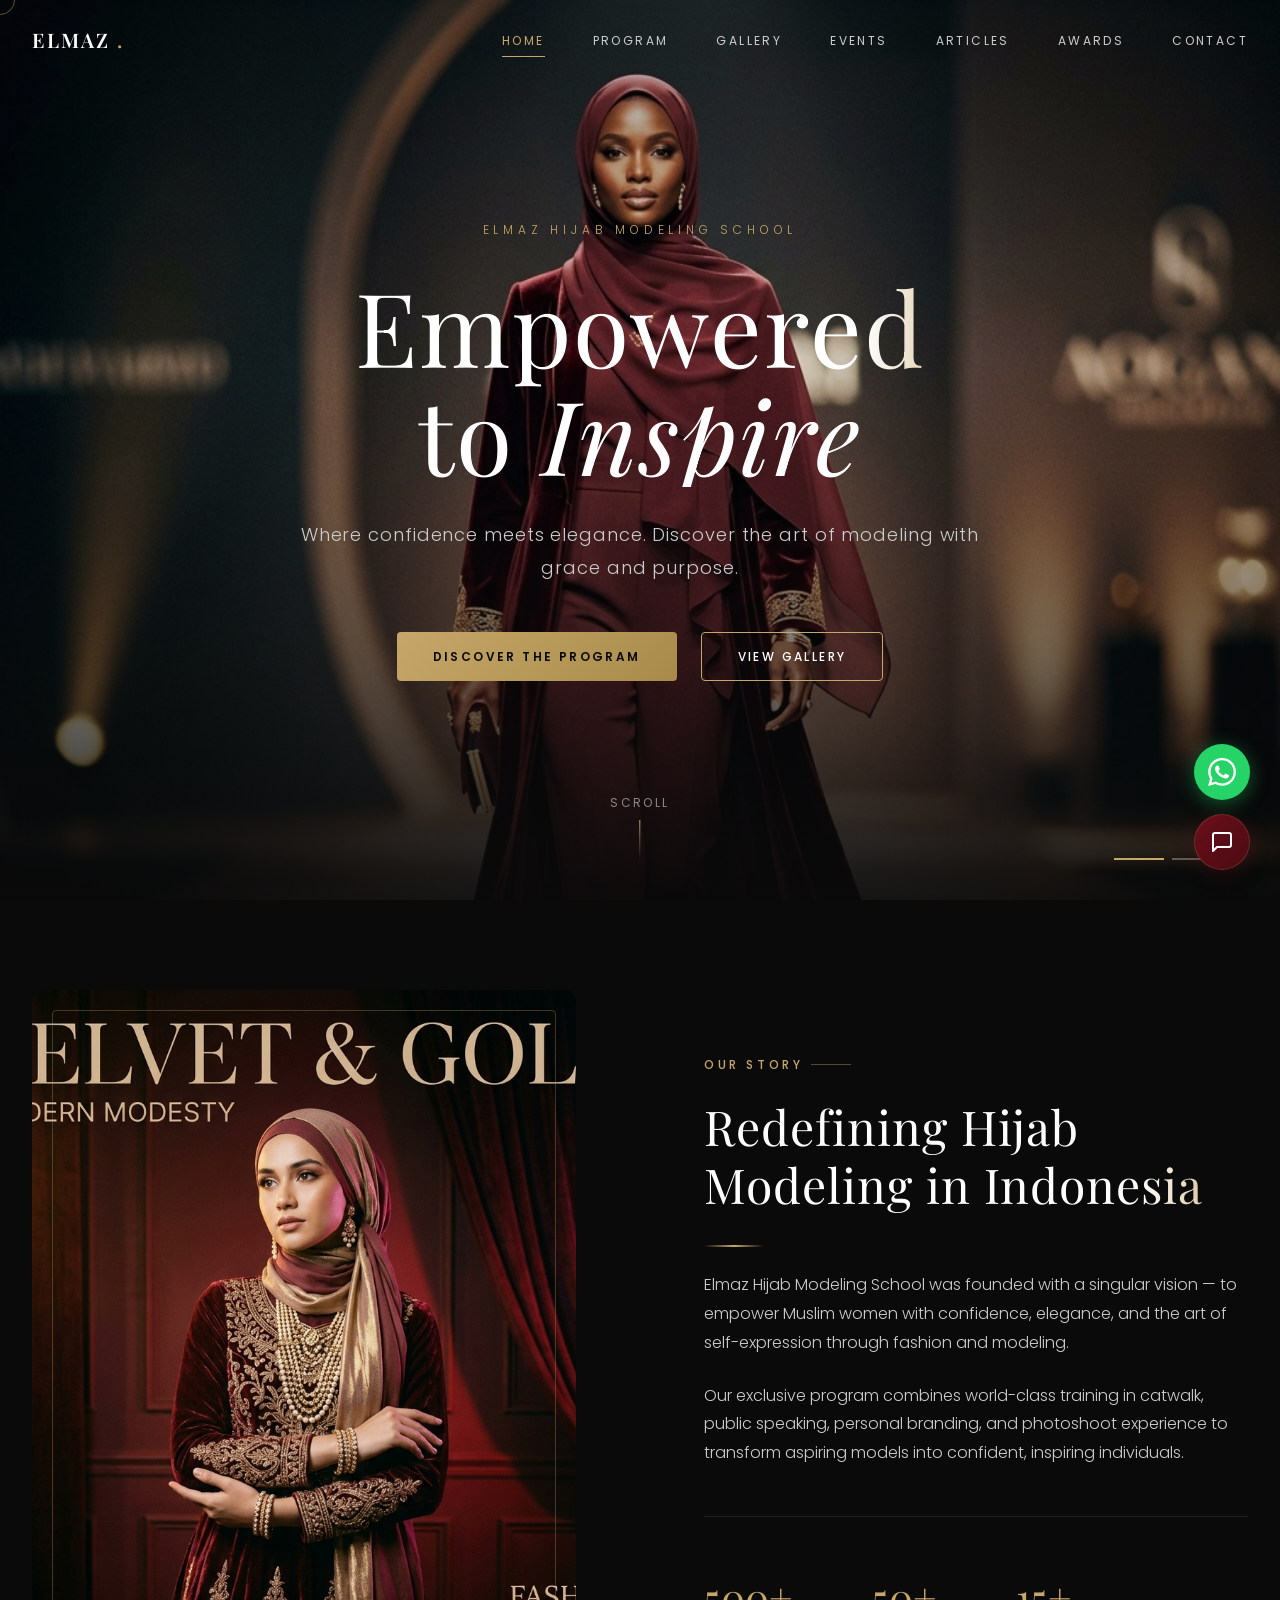
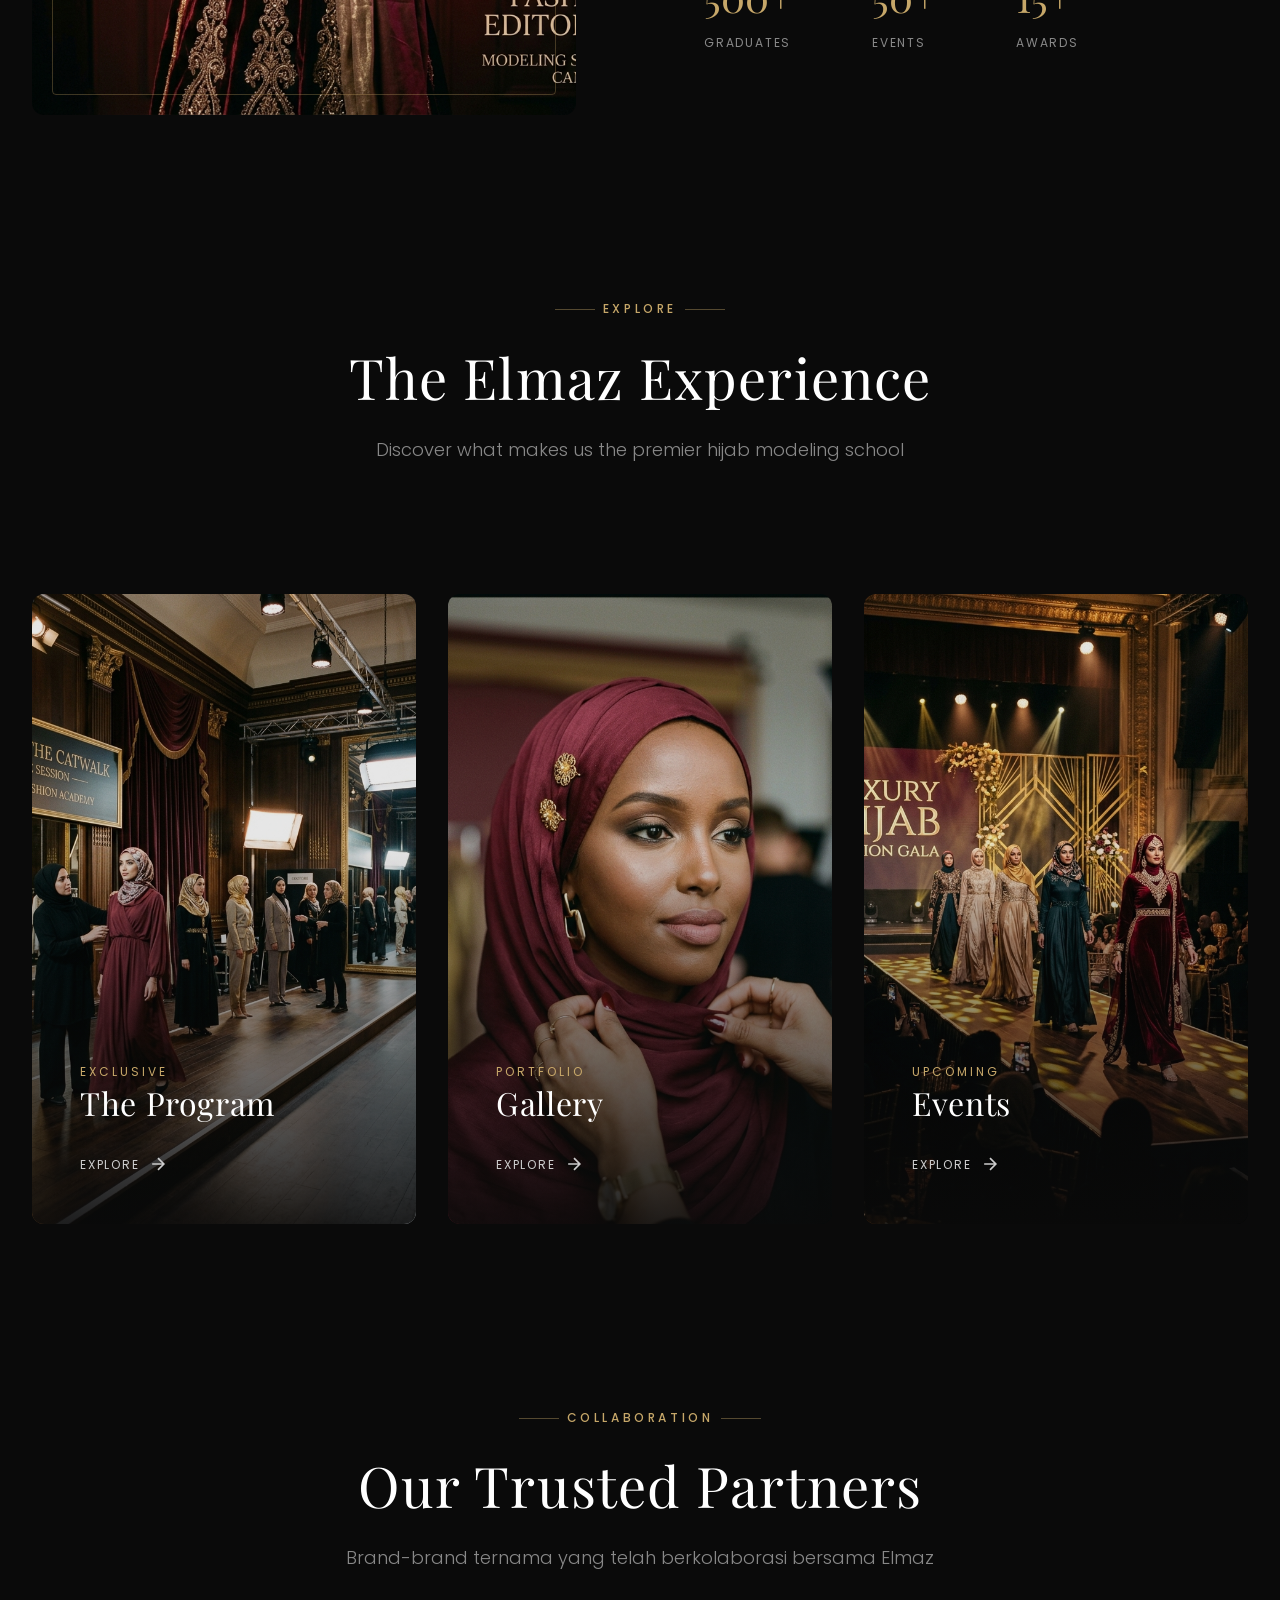
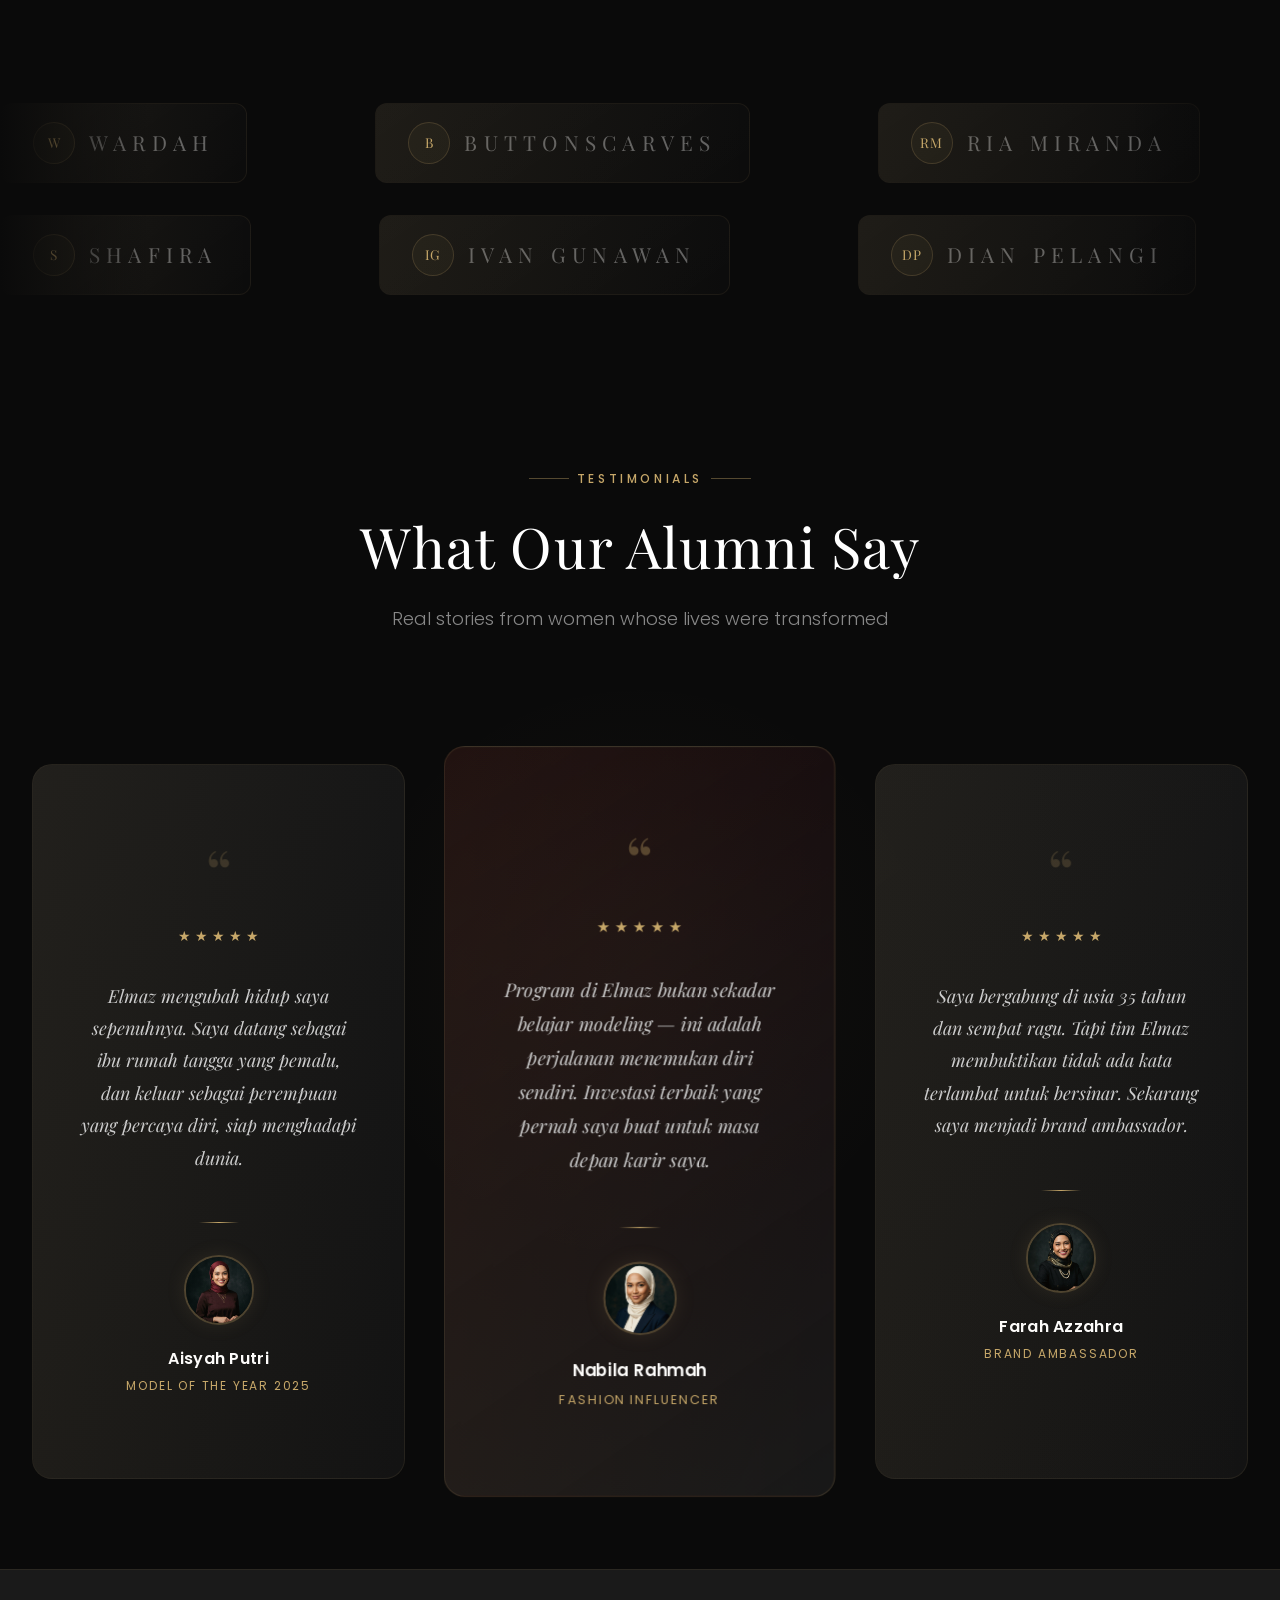
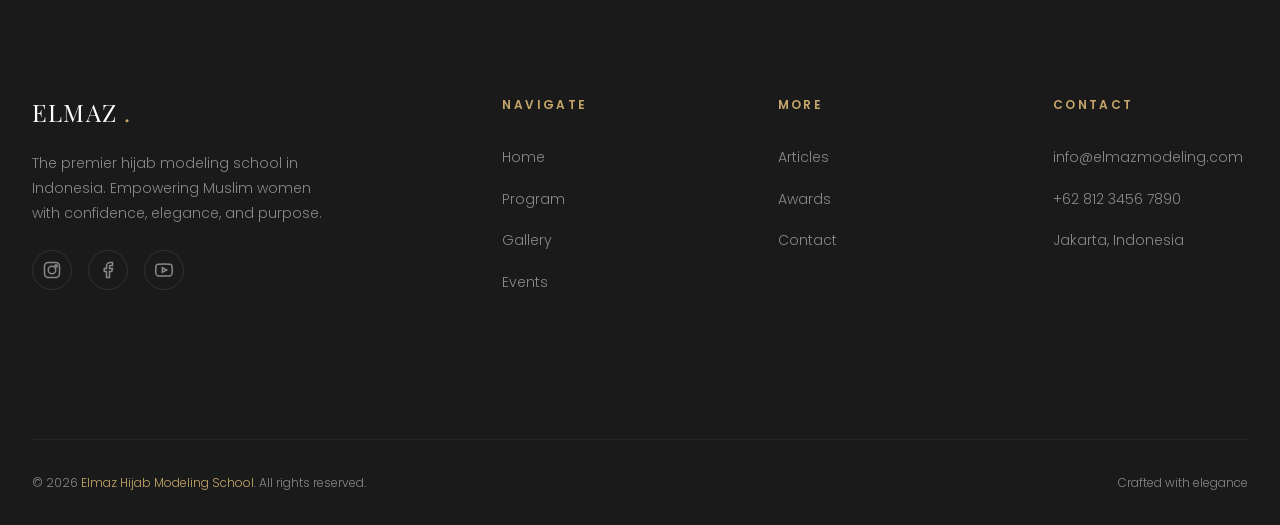
<file: index.html>
<!DOCTYPE html>
<html lang="id">
<head>
  <meta charset="UTF-8">
  <meta name="viewport" content="width=device-width, initial-scale=1.0">
  <title>Elmaz Hijab Modeling School — Empowered to Inspire</title>
  <meta name="description" content="Elmaz Hijab Modeling School is a premium hijab modeling school. Build your confidence, elegance, and personal brand with our exclusive program.">
  <meta name="keywords" content="hijab modeling, modeling school, fashion, catwalk, personal branding, elmaz">

  <!-- Google Fonts -->
  <link rel="preconnect" href="https://fonts.googleapis.com">
  <link rel="preconnect" href="https://fonts.gstatic.com" crossorigin>
  <link href="https://fonts.googleapis.com/css2?family=Cinzel:wght@400;600;700&family=Playfair+Display:ital,wght@0,400;0,600;0,700;1,400;1,600&family=Poppins:wght@300;400;500;600;700&display=swap" rel="stylesheet">

  <!-- CSS -->
  <link rel="stylesheet" href="assets/css/base.css">
  <link rel="stylesheet" href="assets/css/components.css">
  <link rel="stylesheet" href="assets/css/animations.css">
  <link rel="stylesheet" href="assets/css/home.css">
  <link rel="stylesheet" href="assets/css/testimonials.css">
  <link rel="stylesheet" href="assets/css/brands.css">
</head>
<body>

  <!-- Preloader -->
  <div class="preloader" id="preloader">
    <div class="preloader-content">
      <div class="preloader-logo">ELMAZ <span>MODELING</span></div>
      <div class="preloader-line"></div>
    </div>
  </div>

  <!-- Page Transition -->
  <div class="page-transition"></div>

  <!-- Navbar -->
  <nav class="navbar" id="navbar">
    <div class="container">
      <a href="./" class="nav-logo">ELMAZ <span>.</span></a>
      <ul class="nav-menu" id="navMenu">
        <li><a href="./" class="nav-link active">Home</a></li>
        <li><a href="./program/" class="nav-link">Program</a></li>
        <li><a href="./gallery/" class="nav-link">Gallery</a></li>
        <li><a href="./event/" class="nav-link">Events</a></li>
        <li><a href="./artikel/" class="nav-link">Articles</a></li>
        <li><a href="./awards/" class="nav-link">Awards</a></li>
        <li><a href="./contact/" class="nav-link">Contact</a></li>
      </ul>
      <button class="nav-toggle" id="navToggle" aria-label="Toggle menu">
        <span></span><span></span><span></span>
      </button>
    </div>
  </nav>

  <!-- Hero Section -->
  <section class="hero" id="hero">
    <div class="hero-slideshow">
      <div class="hero-slide active">
        <img src="assets/images/hero-1.png" alt="Elmaz model editorial">
      </div>
      <div class="hero-slide">
        <img src="assets/images/hero-2.png" alt="Elmaz model outdoor">
      </div>
      <div class="hero-slide">
        <img src="assets/images/hero-3.png" alt="Elmaz model fashion">
      </div>
    </div>
    <div class="hero-overlay"></div>

    <div class="hero-content">
      <p class="hero-label">Elmaz Hijab Modeling School</p>
      <h1 class="hero-title">Empowered<br>to <em>Inspire</em></h1>
      <p class="hero-subtitle">Where confidence meets elegance. Discover the art of modeling with grace and purpose.</p>
      <div class="hero-cta">
        <a href="./program/" class="btn btn-gold">Discover The Program</a>
        <a href="./gallery/" class="btn btn-outline">View Gallery</a>
      </div>
    </div>

    <div class="hero-scroll">
      <span>Scroll</span>
      <div class="hero-scroll-line"></div>
    </div>

    <div class="hero-indicators">
      <div class="hero-indicator active" data-slide="0"></div>
      <div class="hero-indicator" data-slide="1"></div>
      <div class="hero-indicator" data-slide="2"></div>
    </div>
  </section>

  <!-- Brand Section -->
  <section class="section brand-section" id="about">
    <div class="container">
      <div class="brand-grid">
        <div class="brand-image reveal-left">
          <img src="assets/images/gallery-fashion.png" alt="Elmaz model">
          <div class="brand-image-frame"></div>
        </div>
        <div class="brand-content reveal-right">
          <span class="section-label">Our Story</span>
          <h2>Redefining Hijab<br>Modeling in Indonesia</h2>
          <div class="gold-divider" style="margin-left:0;"></div>
          <p>Elmaz Hijab Modeling School was founded with a singular vision — to empower Muslim women with confidence, elegance, and the art of self-expression through fashion and modeling.</p>
          <p>Our exclusive program combines world-class training in catwalk, public speaking, personal branding, and photoshoot experience to transform aspiring models into confident, inspiring individuals.</p>
          <div class="brand-stats">
            <div class="brand-stat">
              <span class="brand-stat-number">500+</span>
              <span class="brand-stat-label">Graduates</span>
            </div>
            <div class="brand-stat">
              <span class="brand-stat-number">50+</span>
              <span class="brand-stat-label">Events</span>
            </div>
            <div class="brand-stat">
              <span class="brand-stat-number">15+</span>
              <span class="brand-stat-label">Awards</span>
            </div>
          </div>
        </div>
      </div>
    </div>
  </section>

  <!-- Preview Sections -->
  <section class="section home-preview" id="explore">
    <div class="container">
      <div class="section-header reveal">
        <span class="section-label">Explore</span>
        <h2 class="section-title">The Elmaz Experience</h2>
        <p class="section-subtitle">Discover what makes us the premier hijab modeling school</p>
      </div>
      <div class="preview-grid reveal-stagger">
        <a href="./program/" class="preview-card">
          <img src="assets/images/program-bg.png" alt="The Elmaz Program" class="preview-card-bg">
          <div class="preview-card-overlay"></div>
          <div class="preview-card-content">
            <span class="preview-card-label">Exclusive</span>
            <h3 class="preview-card-title">The Program</h3>
            <div class="preview-card-arrow">
              Explore <svg viewBox="0 0 24 24" fill="none" stroke="currentColor" stroke-width="2"><path d="M5 12h14M12 5l7 7-7 7"/></svg>
            </div>
          </div>
        </a>
        <a href="./gallery/" class="preview-card">
          <img src="assets/images/gallery-studio.png" alt="Model Gallery" class="preview-card-bg">
          <div class="preview-card-overlay"></div>
          <div class="preview-card-content">
            <span class="preview-card-label">Portfolio</span>
            <h3 class="preview-card-title">Gallery</h3>
            <div class="preview-card-arrow">
              Explore <svg viewBox="0 0 24 24" fill="none" stroke="currentColor" stroke-width="2"><path d="M5 12h14M12 5l7 7-7 7"/></svg>
            </div>
          </div>
        </a>
        <a href="./event/" class="preview-card">
          <img src="assets/images/event-poster.png" alt="Fashion Events" class="preview-card-bg">
          <div class="preview-card-overlay"></div>
          <div class="preview-card-content">
            <span class="preview-card-label">Upcoming</span>
            <h3 class="preview-card-title">Events</h3>
            <div class="preview-card-arrow">
              Explore <svg viewBox="0 0 24 24" fill="none" stroke="currentColor" stroke-width="2"><path d="M5 12h14M12 5l7 7-7 7"/></svg>
            </div>
          </div>
        </a>
      </div>
    </div>
  </section>

  <!-- Brands Collaboration -->
  <section class="brands-section" id="brands">
    <div class="container">
      <div class="section-header reveal">
        <span class="section-label">Collaboration</span>
        <h2 class="section-title">Our Trusted Partners</h2>
        <p class="section-subtitle">Brand-brand ternama yang telah berkolaborasi bersama Elmaz</p>
      </div>
    </div>

    <!-- Row 1 -->
    <div class="brands-marquee-wrapper">
      <div class="brands-marquee-track">
        <div class="brand-item"><span class="brand-monogram">W</span><span class="brand-logo-text">Wardah</span></div>
        <div class="brand-item"><span class="brand-monogram">B</span><span class="brand-logo-text">Buttonscarves</span></div>
        <div class="brand-item"><span class="brand-monogram">RM</span><span class="brand-logo-text">Ria Miranda</span></div>
        <div class="brand-item"><span class="brand-monogram">H</span><span class="brand-logo-text">Hijup</span></div>
        <div class="brand-item"><span class="brand-monogram">Z</span><span class="brand-logo-text">Zalora</span></div>
        <div class="brand-item"><span class="brand-monogram">M</span><span class="brand-logo-text">Modanisa</span></div>
        <div class="brand-item"><span class="brand-monogram">E</span><span class="brand-logo-text">Elzatta</span></div>
        <div class="brand-item"><span class="brand-monogram">R</span><span class="brand-logo-text">Rabbani</span></div>
        <!-- Duplicate for seamless loop -->
        <div class="brand-item"><span class="brand-monogram">W</span><span class="brand-logo-text">Wardah</span></div>
        <div class="brand-item"><span class="brand-monogram">B</span><span class="brand-logo-text">Buttonscarves</span></div>
        <div class="brand-item"><span class="brand-monogram">RM</span><span class="brand-logo-text">Ria Miranda</span></div>
        <div class="brand-item"><span class="brand-monogram">H</span><span class="brand-logo-text">Hijup</span></div>
        <div class="brand-item"><span class="brand-monogram">Z</span><span class="brand-logo-text">Zalora</span></div>
        <div class="brand-item"><span class="brand-monogram">M</span><span class="brand-logo-text">Modanisa</span></div>
        <div class="brand-item"><span class="brand-monogram">E</span><span class="brand-logo-text">Elzatta</span></div>
        <div class="brand-item"><span class="brand-monogram">R</span><span class="brand-logo-text">Rabbani</span></div>
      </div>
    </div>

    <!-- Row 2 (reverse direction) -->
    <div class="brands-marquee-wrapper">
      <div class="brands-marquee-track reverse">
        <div class="brand-item"><span class="brand-monogram">S</span><span class="brand-logo-text">Shafira</span></div>
        <div class="brand-item"><span class="brand-monogram">IG</span><span class="brand-logo-text">Ivan Gunawan</span></div>
        <div class="brand-item"><span class="brand-monogram">DP</span><span class="brand-logo-text">Dian Pelangi</span></div>
        <div class="brand-item"><span class="brand-monogram">ZM</span><span class="brand-logo-text">Zaskia Mecca</span></div>
        <div class="brand-item"><span class="brand-monogram">V</span><span class="brand-logo-text">Vanilla Hijab</span></div>
        <div class="brand-item"><span class="brand-monogram">D</span><span class="brand-logo-text">Dauky</span></div>
        <div class="brand-item"><span class="brand-monogram">S</span><span class="brand-logo-text">Safi</span></div>
        <div class="brand-item"><span class="brand-monogram">M</span><span class="brand-logo-text">Maima</span></div>
        <!-- Duplicate for seamless loop -->
        <div class="brand-item"><span class="brand-monogram">S</span><span class="brand-logo-text">Shafira</span></div>
        <div class="brand-item"><span class="brand-monogram">IG</span><span class="brand-logo-text">Ivan Gunawan</span></div>
        <div class="brand-item"><span class="brand-monogram">DP</span><span class="brand-logo-text">Dian Pelangi</span></div>
        <div class="brand-item"><span class="brand-monogram">ZM</span><span class="brand-logo-text">Zaskia Mecca</span></div>
        <div class="brand-item"><span class="brand-monogram">V</span><span class="brand-logo-text">Vanilla Hijab</span></div>
        <div class="brand-item"><span class="brand-monogram">D</span><span class="brand-logo-text">Dauky</span></div>
        <div class="brand-item"><span class="brand-monogram">S</span><span class="brand-logo-text">Safi</span></div>
        <div class="brand-item"><span class="brand-monogram">M</span><span class="brand-logo-text">Maima</span></div>
      </div>
    </div>
  </section>

  <!-- Testimonials Section -->
  <section class="testimonial-section" id="testimonials">
    <div class="container">
      <div class="section-header reveal">
        <span class="section-label">Testimonials</span>
        <h2 class="section-title">What Our Alumni Say</h2>
        <p class="section-subtitle">Real stories from women whose lives were transformed</p>
      </div>

      <div class="testimonial-grid">
        <div class="testimonial-card tilt-card reveal">
          <div class="testimonial-quote-mark">&ldquo;</div>
          <div class="testimonial-stars">
            <span class="testimonial-star">&#9733;</span>
            <span class="testimonial-star">&#9733;</span>
            <span class="testimonial-star">&#9733;</span>
            <span class="testimonial-star">&#9733;</span>
            <span class="testimonial-star">&#9733;</span>
          </div>
          <p class="testimonial-text">Elmaz mengubah hidup saya sepenuhnya. Saya datang sebagai ibu rumah tangga yang pemalu, dan keluar sebagai perempuan yang percaya diri, siap menghadapi dunia.</p>
          <div class="testimonial-divider"></div>
          <div class="testimonial-avatar">
            <img src="assets/images/avatar-1.png" alt="Aisyah Putri">
          </div>
          <h4 class="testimonial-name">Aisyah Putri</h4>
          <span class="testimonial-role">Model of The Year 2025</span>
        </div>

        <div class="testimonial-card featured tilt-card reveal">
          <div class="testimonial-quote-mark">&ldquo;</div>
          <div class="testimonial-stars">
            <span class="testimonial-star">&#9733;</span>
            <span class="testimonial-star">&#9733;</span>
            <span class="testimonial-star">&#9733;</span>
            <span class="testimonial-star">&#9733;</span>
            <span class="testimonial-star">&#9733;</span>
          </div>
          <p class="testimonial-text">Program di Elmaz bukan sekadar belajar modeling &mdash; ini adalah perjalanan menemukan diri sendiri. Investasi terbaik yang pernah saya buat untuk masa depan karir saya.</p>
          <div class="testimonial-divider"></div>
          <div class="testimonial-avatar">
            <img src="assets/images/avatar-2.png" alt="Nabila Rahmah">
          </div>
          <h4 class="testimonial-name">Nabila Rahmah</h4>
          <span class="testimonial-role">Fashion Influencer</span>
        </div>

        <div class="testimonial-card tilt-card reveal">
          <div class="testimonial-quote-mark">&ldquo;</div>
          <div class="testimonial-stars">
            <span class="testimonial-star">&#9733;</span>
            <span class="testimonial-star">&#9733;</span>
            <span class="testimonial-star">&#9733;</span>
            <span class="testimonial-star">&#9733;</span>
            <span class="testimonial-star">&#9733;</span>
          </div>
          <p class="testimonial-text">Saya bergabung di usia 35 tahun dan sempat ragu. Tapi tim Elmaz membuktikan tidak ada kata terlambat untuk bersinar. Sekarang saya menjadi brand ambassador.</p>
          <div class="testimonial-divider"></div>
          <div class="testimonial-avatar">
            <img src="assets/images/avatar-3.png" alt="Farah Azzahra">
          </div>
          <h4 class="testimonial-name">Farah Azzahra</h4>
          <span class="testimonial-role">Brand Ambassador</span>
        </div>
      </div>
    </div>
  </section>

  <!-- WhatsApp Float -->
  <a href="https://wa.me/6281234567890" target="_blank" class="whatsapp-float" aria-label="Chat WhatsApp">
    <svg viewBox="0 0 24 24"><path d="M17.472 14.382c-.297-.149-1.758-.867-2.03-.967-.273-.099-.471-.148-.67.15-.197.297-.767.966-.94 1.164-.173.199-.347.223-.644.075-.297-.15-1.255-.463-2.39-1.475-.883-.788-1.48-1.761-1.653-2.059-.173-.297-.018-.458.13-.606.134-.133.298-.347.446-.52.149-.174.198-.298.298-.497.099-.198.05-.371-.025-.52-.075-.149-.669-1.612-.916-2.207-.242-.579-.487-.5-.669-.51-.173-.008-.371-.01-.57-.01-.198 0-.52.074-.792.372-.272.297-1.04 1.016-1.04 2.479 0 1.462 1.065 2.875 1.213 3.074.149.198 2.096 3.2 5.077 4.487.709.306 1.262.489 1.694.625.712.227 1.36.195 1.871.118.571-.085 1.758-.719 2.006-1.413.248-.694.248-1.289.173-1.413-.074-.124-.272-.198-.57-.347m-5.421 7.403h-.004a9.87 9.87 0 01-5.031-1.378l-.361-.214-3.741.982.998-3.648-.235-.374a9.86 9.86 0 01-1.51-5.26c.001-5.45 4.436-9.884 9.888-9.884 2.64 0 5.122 1.03 6.988 2.898a9.825 9.825 0 012.893 6.994c-.003 5.45-4.437 9.884-9.885 9.884m8.413-18.297A11.815 11.815 0 0012.05 0C5.495 0 .16 5.335.157 11.892c0 2.096.547 4.142 1.588 5.945L.057 24l6.305-1.654a11.882 11.882 0 005.683 1.448h.005c6.554 0 11.89-5.335 11.893-11.893a11.821 11.821 0 00-3.48-8.413z"/></svg>
  </a>

  <!-- Chatbot -->
  <button class="chatbot-toggle" id="chatbotToggle" aria-label="Open chat">
    <svg viewBox="0 0 24 24"><path d="M21 15a2 2 0 0 1-2 2H7l-4 4V5a2 2 0 0 1 2-2h14a2 2 0 0 1 2 2z" fill="none" stroke="currentColor" stroke-width="2" stroke-linecap="round" stroke-linejoin="round"/></svg>
  </button>
  <div class="chatbot-window" id="chatbotWindow">
    <div class="chatbot-header">
      <div class="chatbot-avatar">E</div>
      <div class="chatbot-header-info">
        <h4>Elmaz Assistant</h4>
        <p>Online now</p>
      </div>
    </div>
    <div class="chatbot-messages" id="chatMessages"></div>
    <div class="chatbot-input">
      <input type="text" placeholder="Ketik pesan..." id="chatInput">
      <button id="chatSend" aria-label="Send">
        <svg viewBox="0 0 24 24"><path d="M22 2L11 13M22 2l-7 20-4-9-9-4 20-7z"/></svg>
      </button>
    </div>
  </div>

  <!-- Footer -->
  <footer class="footer">
    <div class="container">
      <div class="footer-grid">
        <div class="footer-brand">
          <h3>ELMAZ <span>.</span></h3>
          <p>The premier hijab modeling school in Indonesia. Empowering Muslim women with confidence, elegance, and purpose.</p>
          <div class="footer-social" style="margin-top: 1.5rem;">
            <a href="https://www.instagram.com/elmazmodelingschool/" target="_blank" aria-label="Instagram">
              <svg width="18" height="18" viewBox="0 0 24 24" fill="none" stroke="currentColor" stroke-width="2"><rect x="2" y="2" width="20" height="20" rx="5"/><circle cx="12" cy="12" r="5"/><circle cx="17.5" cy="6.5" r="1.5"/></svg>
            </a>
            <a href="#" aria-label="Facebook">
              <svg width="18" height="18" viewBox="0 0 24 24" fill="none" stroke="currentColor" stroke-width="2"><path d="M18 2h-3a5 5 0 0 0-5 5v3H7v4h3v8h4v-8h3l1-4h-4V7a1 1 0 0 1 1-1h3z"/></svg>
            </a>
            <a href="#" aria-label="YouTube">
              <svg width="18" height="18" viewBox="0 0 24 24" fill="none" stroke="currentColor" stroke-width="2"><path d="M22.54 6.42a2.78 2.78 0 0 0-1.94-2C18.88 4 12 4 12 4s-6.88 0-8.6.46a2.78 2.78 0 0 0-1.94 2A29 29 0 0 0 1 12a29 29 0 0 0 .46 5.58A2.78 2.78 0 0 0 3.4 19.6C5.12 20 12 20 12 20s6.88 0 8.6-.46a2.78 2.78 0 0 0 1.94-2A29 29 0 0 0 23 12a29 29 0 0 0-.46-5.58z"/><polygon points="9.75 15.02 15.5 12 9.75 8.98 9.75 15.02"/></svg>
            </a>
          </div>
        </div>
        <div class="footer-col">
          <h4 class="footer-heading">Navigate</h4>
          <ul class="footer-links">
            <li><a href="./">Home</a></li>
            <li><a href="./program/">Program</a></li>
            <li><a href="./gallery/">Gallery</a></li>
            <li><a href="./event/">Events</a></li>
          </ul>
        </div>
        <div class="footer-col">
          <h4 class="footer-heading">More</h4>
          <ul class="footer-links">
            <li><a href="./artikel/">Articles</a></li>
            <li><a href="./awards/">Awards</a></li>
            <li><a href="./contact/">Contact</a></li>
          </ul>
        </div>
        <div class="footer-col">
          <h4 class="footer-heading">Contact</h4>
          <ul class="footer-links">
            <li><a href="mailto:info@elmazmodeling.com">info@elmazmodeling.com</a></li>
            <li><a href="tel:+6281234567890">+62 812 3456 7890</a></li>
            <li><a href="#">Jakarta, Indonesia</a></li>
          </ul>
        </div>
      </div>
      <div class="footer-bottom">
        <p>&copy; 2026 <span>Elmaz Hijab Modeling School</span>. All rights reserved.</p>
        <p>Crafted with elegance</p>
      </div>
    </div>
  </footer>

  <!-- Scripts -->
  <script src="assets/js/app.js"></script>
  <script src="assets/js/hero.js"></script>
  <script src="assets/js/animations.js"></script>
  <script src="assets/js/chatbot.js"></script>

</body>
</html>
</file>
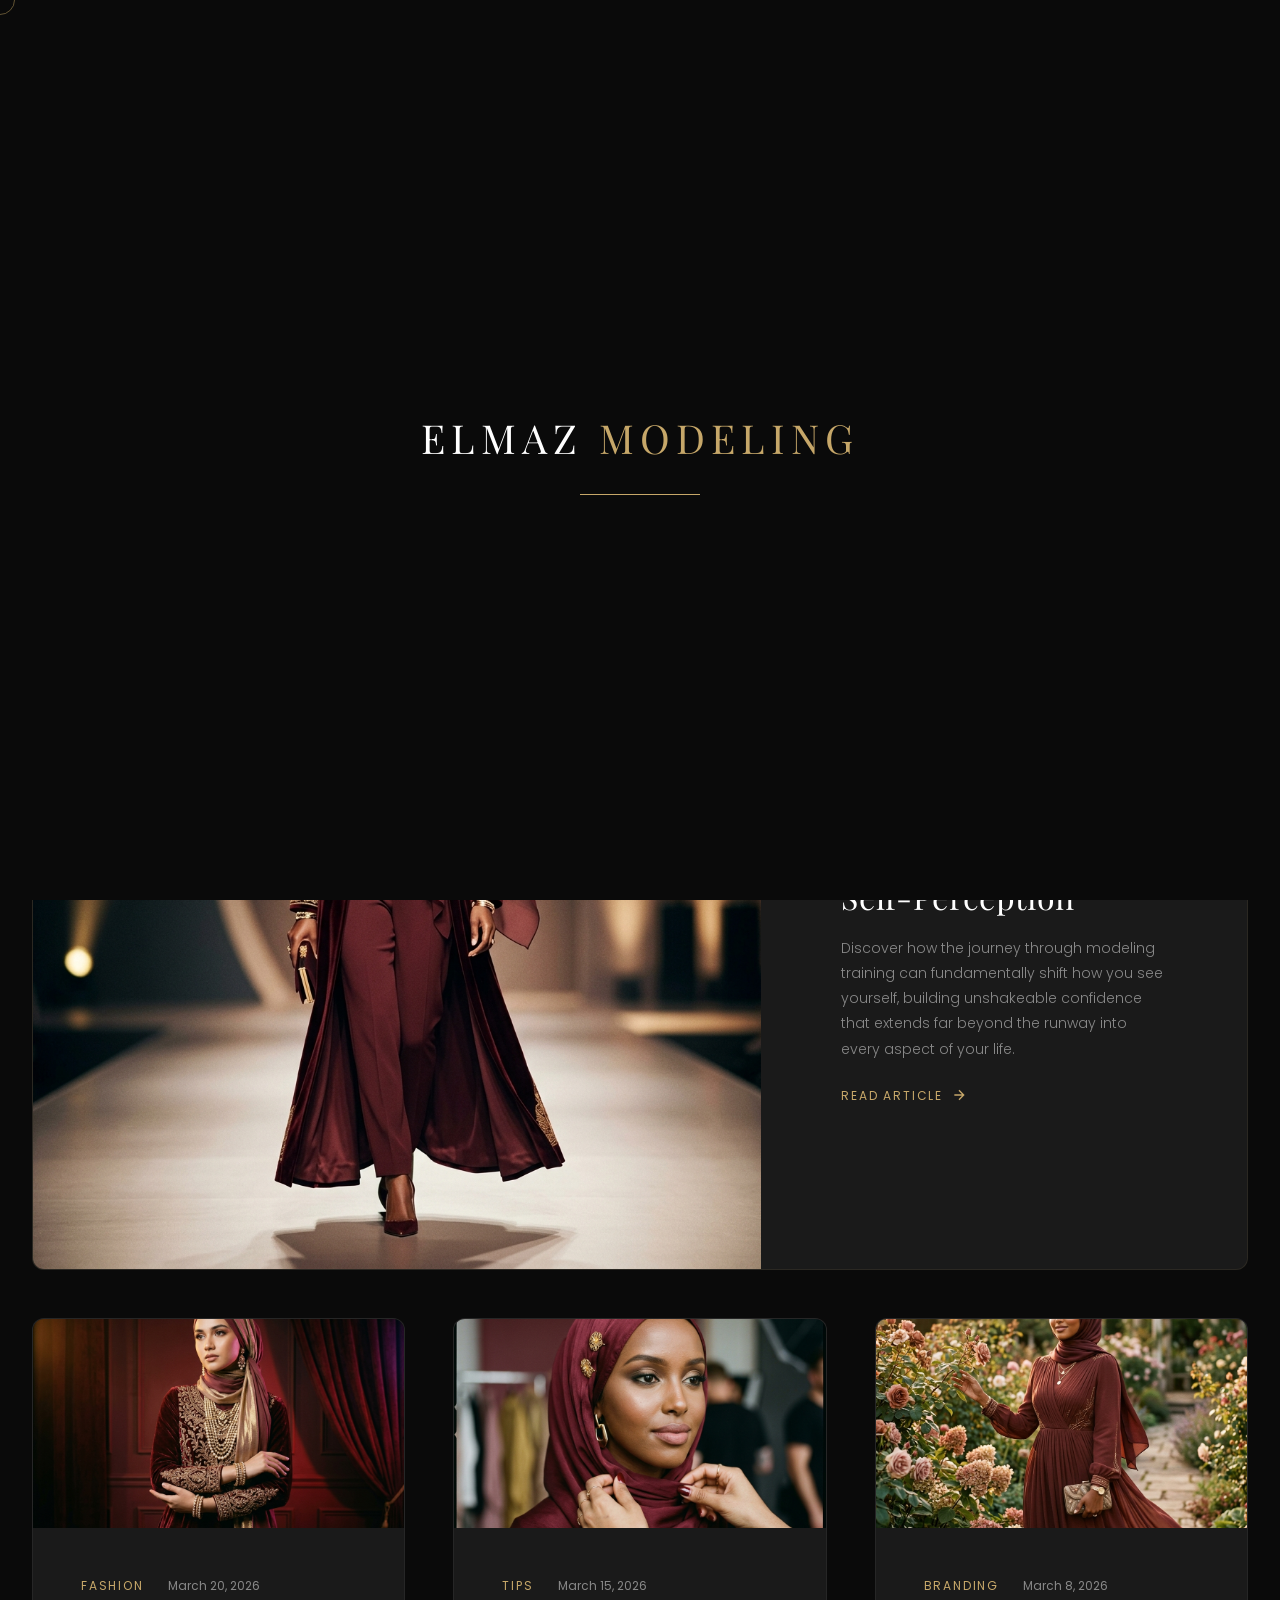
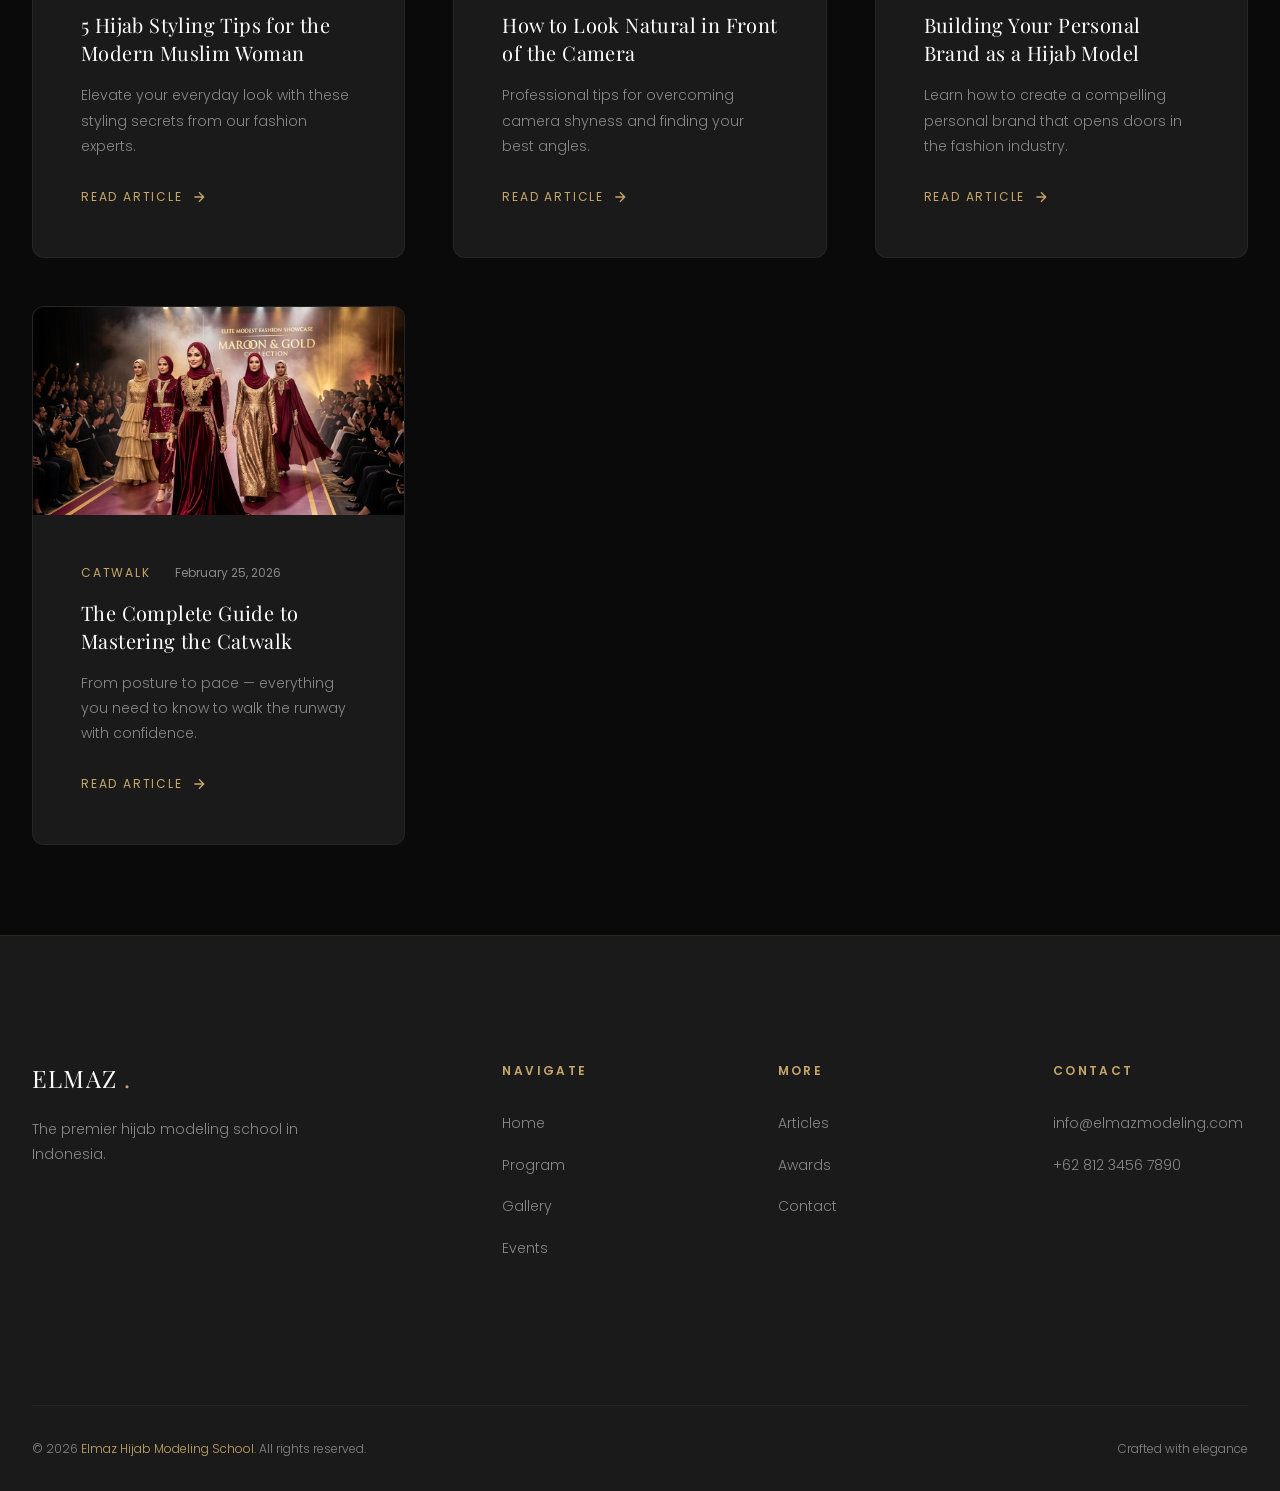
<file: artikel/index.html>
<!DOCTYPE html>
<html lang="id">
<head>
  <meta charset="UTF-8">
  <meta name="viewport" content="width=device-width, initial-scale=1.0">
  <title>Articles — Elmaz Hijab Modeling School</title>
  <meta name="description" content="Read the latest articles, tips, and insights from Elmaz Hijab Modeling School about fashion, confidence, and personal development.">
  <link rel="preconnect" href="https://fonts.googleapis.com">
  <link rel="preconnect" href="https://fonts.gstatic.com" crossorigin>
  <link href="https://fonts.googleapis.com/css2?family=Cinzel:wght@400;600;700&family=Playfair+Display:ital,wght@0,400;0,600;0,700;1,400;1,600&family=Poppins:wght@300;400;500;600;700&display=swap" rel="stylesheet">
  <link rel="stylesheet" href="../assets/css/base.css">
  <link rel="stylesheet" href="../assets/css/components.css">
  <link rel="stylesheet" href="../assets/css/animations.css">
  <link rel="stylesheet" href="../assets/css/articles.css">
</head>
<body>

  <div class="preloader"><div class="preloader-content"><div class="preloader-logo">ELMAZ <span>MODELING</span></div><div class="preloader-line"></div></div></div>
  <div class="page-transition"></div>

  <nav class="navbar">
    <div class="container">
      <a href="../" class="nav-logo">ELMAZ <span>.</span></a>
      <ul class="nav-menu" id="navMenu">
        <li><a href="../" class="nav-link">Home</a></li>
        <li><a href="../program/" class="nav-link">Program</a></li>
        <li><a href="../gallery/" class="nav-link">Gallery</a></li>
        <li><a href="../event/" class="nav-link">Events</a></li>
        <li><a href="../artikel/" class="nav-link active">Articles</a></li>
        <li><a href="../awards/" class="nav-link">Awards</a></li>
        <li><a href="../contact/" class="nav-link">Contact</a></li>
      </ul>
      <button class="nav-toggle" id="navToggle" aria-label="Toggle menu"><span></span><span></span><span></span></button>
    </div>
  </nav>

  <div class="page-header">
    <img src="../assets/images/gallery-fashion.png" alt="Articles" class="page-header-bg">
    <div class="page-header-overlay"></div>
    <div class="page-header-content">
      <span class="section-label">Insights</span>
      <h1>Articles</h1>
      <div class="gold-divider"></div>
      <p>Stories, tips, and inspiration from the world of hijab modeling</p>
    </div>
  </div>

  <section class="section">
    <div class="container">
      <div class="articles-grid">
        <!-- Featured -->
        <div class="article-featured article-card reveal">
          <div class="article-card-image">
            <img src="../assets/images/hero-1.png" alt="The Art of Confidence">
          </div>
          <div class="article-card-content">
            <div class="article-card-meta"><span class="category">Featured</span><span>March 28, 2026</span></div>
            <h3>The Art of Confidence: How Modeling Transforms Self-Perception</h3>
            <p>Discover how the journey through modeling training can fundamentally shift how you see yourself, building unshakeable confidence that extends far beyond the runway into every aspect of your life.</p>
            <a href="../artikel/the-art-of-confidence/" class="article-read-more">Read Article <svg width="16" height="16" viewBox="0 0 24 24" fill="none" stroke="currentColor" stroke-width="2"><path d="M5 12h14M12 5l7 7-7 7"/></svg></a>
          </div>
        </div>

        <div class="article-card reveal">
          <div class="article-card-image">
            <img src="../assets/images/gallery-fashion.png" alt="Hijab Styling">
          </div>
          <div class="article-card-content">
            <div class="article-card-meta"><span class="category">Fashion</span><span>March 20, 2026</span></div>
            <h3>5 Hijab Styling Tips for the Modern Muslim Woman</h3>
            <p>Elevate your everyday look with these styling secrets from our fashion experts.</p>
            <a href="../artikel/hijab-styling-tips/" class="article-read-more">Read Article <svg width="16" height="16" viewBox="0 0 24 24" fill="none" stroke="currentColor" stroke-width="2"><path d="M5 12h14M12 5l7 7-7 7"/></svg></a>
          </div>
        </div>

        <div class="article-card reveal">
          <div class="article-card-image">
            <img src="../assets/images/gallery-studio.png" alt="Photoshoot Tips">
          </div>
          <div class="article-card-content">
            <div class="article-card-meta"><span class="category">Tips</span><span>March 15, 2026</span></div>
            <h3>How to Look Natural in Front of the Camera</h3>
            <p>Professional tips for overcoming camera shyness and finding your best angles.</p>
            <a href="../artikel/natural-camera/" class="article-read-more">Read Article <svg width="16" height="16" viewBox="0 0 24 24" fill="none" stroke="currentColor" stroke-width="2"><path d="M5 12h14M12 5l7 7-7 7"/></svg></a>
          </div>
        </div>

        <div class="article-card reveal">
          <div class="article-card-image">
            <img src="../assets/images/gallery-outdoor.png" alt="Personal Branding">
          </div>
          <div class="article-card-content">
            <div class="article-card-meta"><span class="category">Branding</span><span>March 8, 2026</span></div>
            <h3>Building Your Personal Brand as a Hijab Model</h3>
            <p>Learn how to create a compelling personal brand that opens doors in the fashion industry.</p>
            <a href="../artikel/personal-brand/" class="article-read-more">Read Article <svg width="16" height="16" viewBox="0 0 24 24" fill="none" stroke="currentColor" stroke-width="2"><path d="M5 12h14M12 5l7 7-7 7"/></svg></a>
          </div>
        </div>

        <div class="article-card reveal">
          <div class="article-card-image">
            <img src="../assets/images/gallery-catwalk.png" alt="Catwalk Guide">
          </div>
          <div class="article-card-content">
            <div class="article-card-meta"><span class="category">Catwalk</span><span>February 25, 2026</span></div>
            <h3>The Complete Guide to Mastering the Catwalk</h3>
            <p>From posture to pace — everything you need to know to walk the runway with confidence.</p>
            <a href="../artikel/mastering-catwalk/" class="article-read-more">Read Article <svg width="16" height="16" viewBox="0 0 24 24" fill="none" stroke="currentColor" stroke-width="2"><path d="M5 12h14M12 5l7 7-7 7"/></svg></a>
          </div>
        </div>
      </div>
    </div>
  </section>

  <footer class="footer">
    <div class="container">
      <div class="footer-grid">
        <div class="footer-brand"><h3>ELMAZ <span>.</span></h3><p>The premier hijab modeling school in Indonesia.</p></div>
        <div class="footer-col"><h4 class="footer-heading">Navigate</h4><ul class="footer-links"><li><a href="../">Home</a></li><li><a href="../program/">Program</a></li><li><a href="../gallery/">Gallery</a></li><li><a href="../event/">Events</a></li></ul></div>
        <div class="footer-col"><h4 class="footer-heading">More</h4><ul class="footer-links"><li><a href="../artikel/">Articles</a></li><li><a href="../awards/">Awards</a></li><li><a href="../contact/">Contact</a></li></ul></div>
        <div class="footer-col"><h4 class="footer-heading">Contact</h4><ul class="footer-links"><li><a href="mailto:info@elmazmodeling.com">info@elmazmodeling.com</a></li><li><a href="tel:+6281234567890">+62 812 3456 7890</a></li></ul></div>
      </div>
      <div class="footer-bottom"><p>&copy; 2026 <span>Elmaz Hijab Modeling School</span>. All rights reserved.</p><p>Crafted with elegance</p></div>
    </div>
  </footer>

  <a href="https://wa.me/6281234567890" target="_blank" class="whatsapp-float" aria-label="WhatsApp"><svg viewBox="0 0 24 24"><path d="M17.472 14.382c-.297-.149-1.758-.867-2.03-.967-.273-.099-.471-.148-.67.15-.197.297-.767.966-.94 1.164-.173.199-.347.223-.644.075-.297-.15-1.255-.463-2.39-1.475-.883-.788-1.48-1.761-1.653-2.059-.173-.297-.018-.458.13-.606.134-.133.298-.347.446-.52.149-.174.198-.298.298-.497.099-.198.05-.371-.025-.52-.075-.149-.669-1.612-.916-2.207-.242-.579-.487-.5-.669-.51-.173-.008-.371-.01-.57-.01-.198 0-.52.074-.792.372-.272.297-1.04 1.016-1.04 2.479 0 1.462 1.065 2.875 1.213 3.074.149.198 2.096 3.2 5.077 4.487.709.306 1.262.489 1.694.625.712.227 1.36.195 1.871.118.571-.085 1.758-.719 2.006-1.413.248-.694.248-1.289.173-1.413-.074-.124-.272-.198-.57-.347m-5.421 7.403h-.004a9.87 9.87 0 01-5.031-1.378l-.361-.214-3.741.982.998-3.648-.235-.374a9.86 9.86 0 01-1.51-5.26c.001-5.45 4.436-9.884 9.888-9.884 2.64 0 5.122 1.03 6.988 2.898a9.825 9.825 0 012.893 6.994c-.003 5.45-4.437 9.884-9.885 9.884m8.413-18.297A11.815 11.815 0 0012.05 0C5.495 0 .16 5.335.157 11.892c0 2.096.547 4.142 1.588 5.945L.057 24l6.305-1.654a11.882 11.882 0 005.683 1.448h.005c6.554 0 11.89-5.335 11.893-11.893a11.821 11.821 0 00-3.48-8.413z"/></svg></a>
  <button class="chatbot-toggle" id="chatbotToggle" aria-label="Open chat"><svg viewBox="0 0 24 24"><path d="M21 15a2 2 0 0 1-2 2H7l-4 4V5a2 2 0 0 1 2-2h14a2 2 0 0 1 2 2z" fill="none" stroke="currentColor" stroke-width="2" stroke-linecap="round" stroke-linejoin="round"/></svg></button>
  <div class="chatbot-window" id="chatbotWindow"><div class="chatbot-header"><div class="chatbot-avatar">E</div><div class="chatbot-header-info"><h4>Elmaz Assistant</h4><p>Online now</p></div></div><div class="chatbot-messages" id="chatMessages"></div><div class="chatbot-input"><input type="text" placeholder="Ketik pesan..." id="chatInput"><button id="chatSend" aria-label="Send"><svg viewBox="0 0 24 24"><path d="M22 2L11 13M22 2l-7 20-4-9-9-4 20-7z"/></svg></button></div></div>

  <script src="../assets/js/app.js"></script>
  <script src="../assets/js/animations.js"></script>
  <script src="../assets/js/chatbot.js"></script>
</body>
</html>
</file>
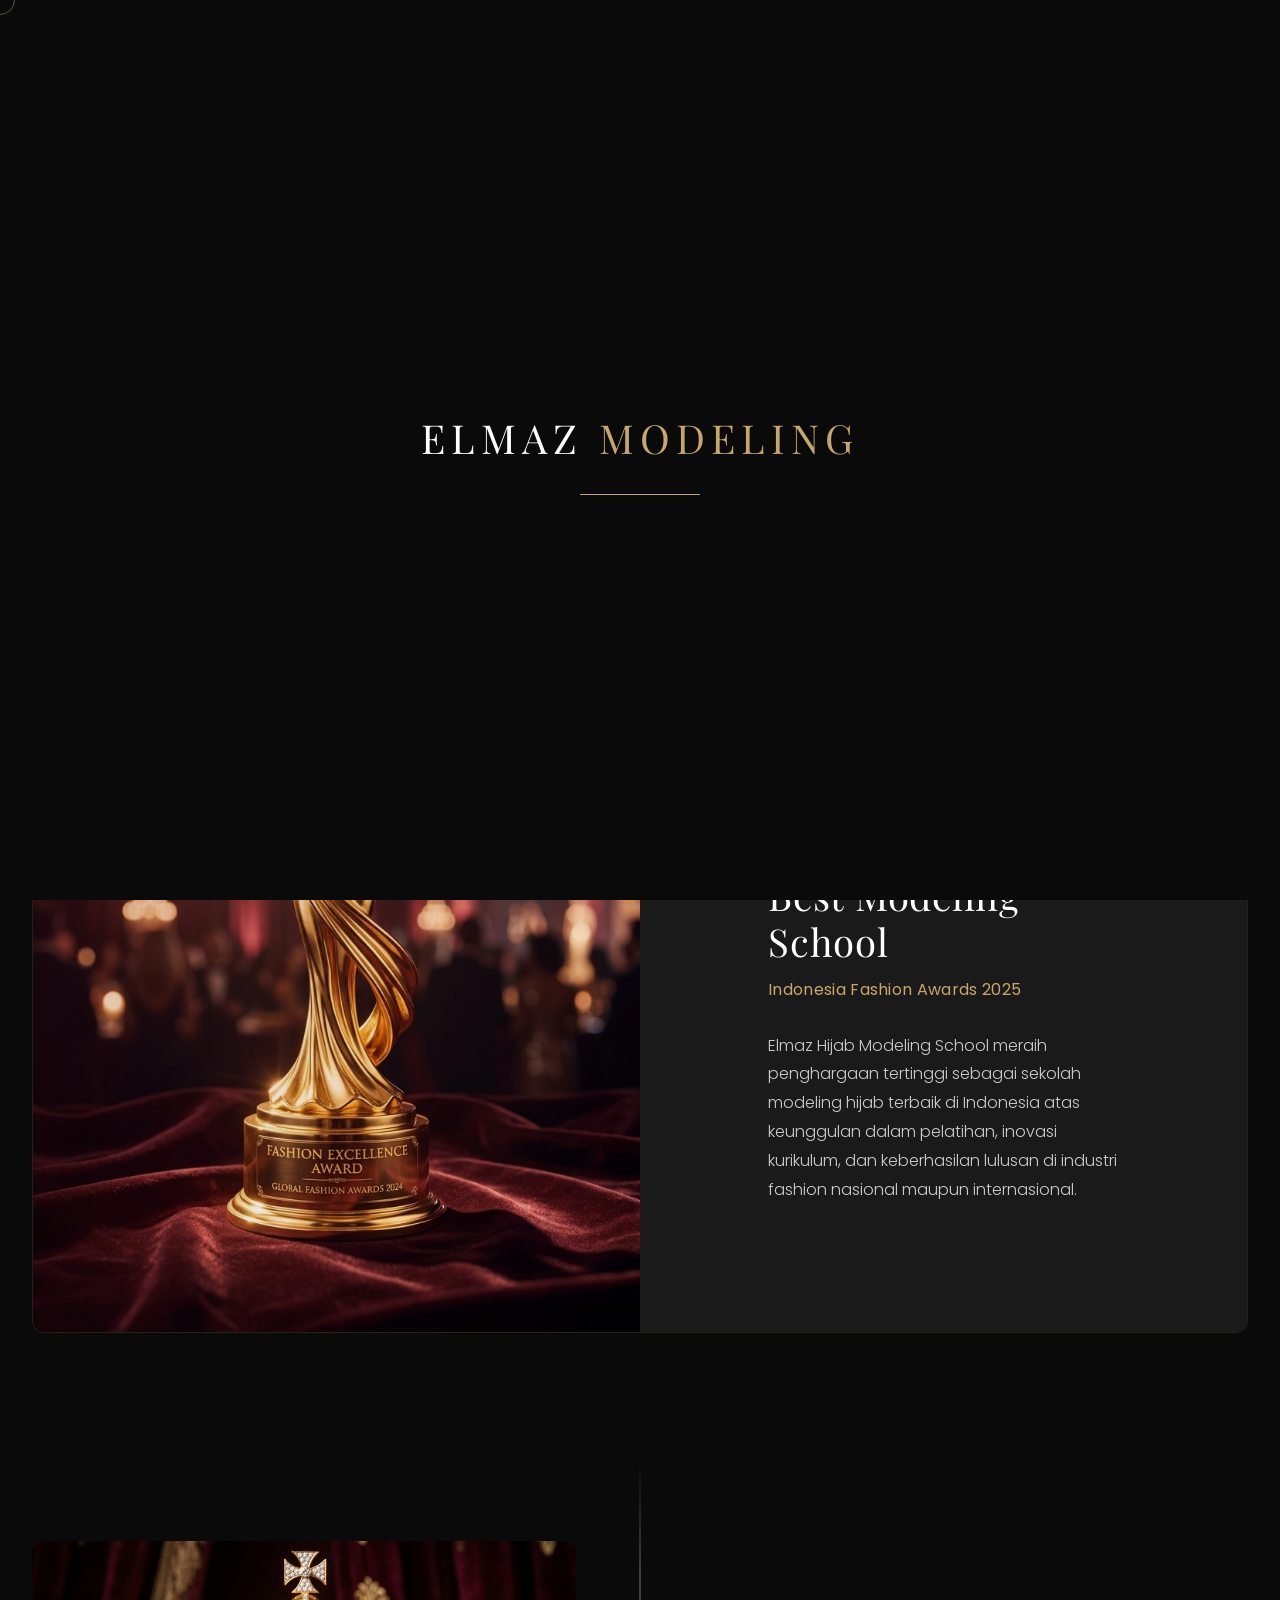
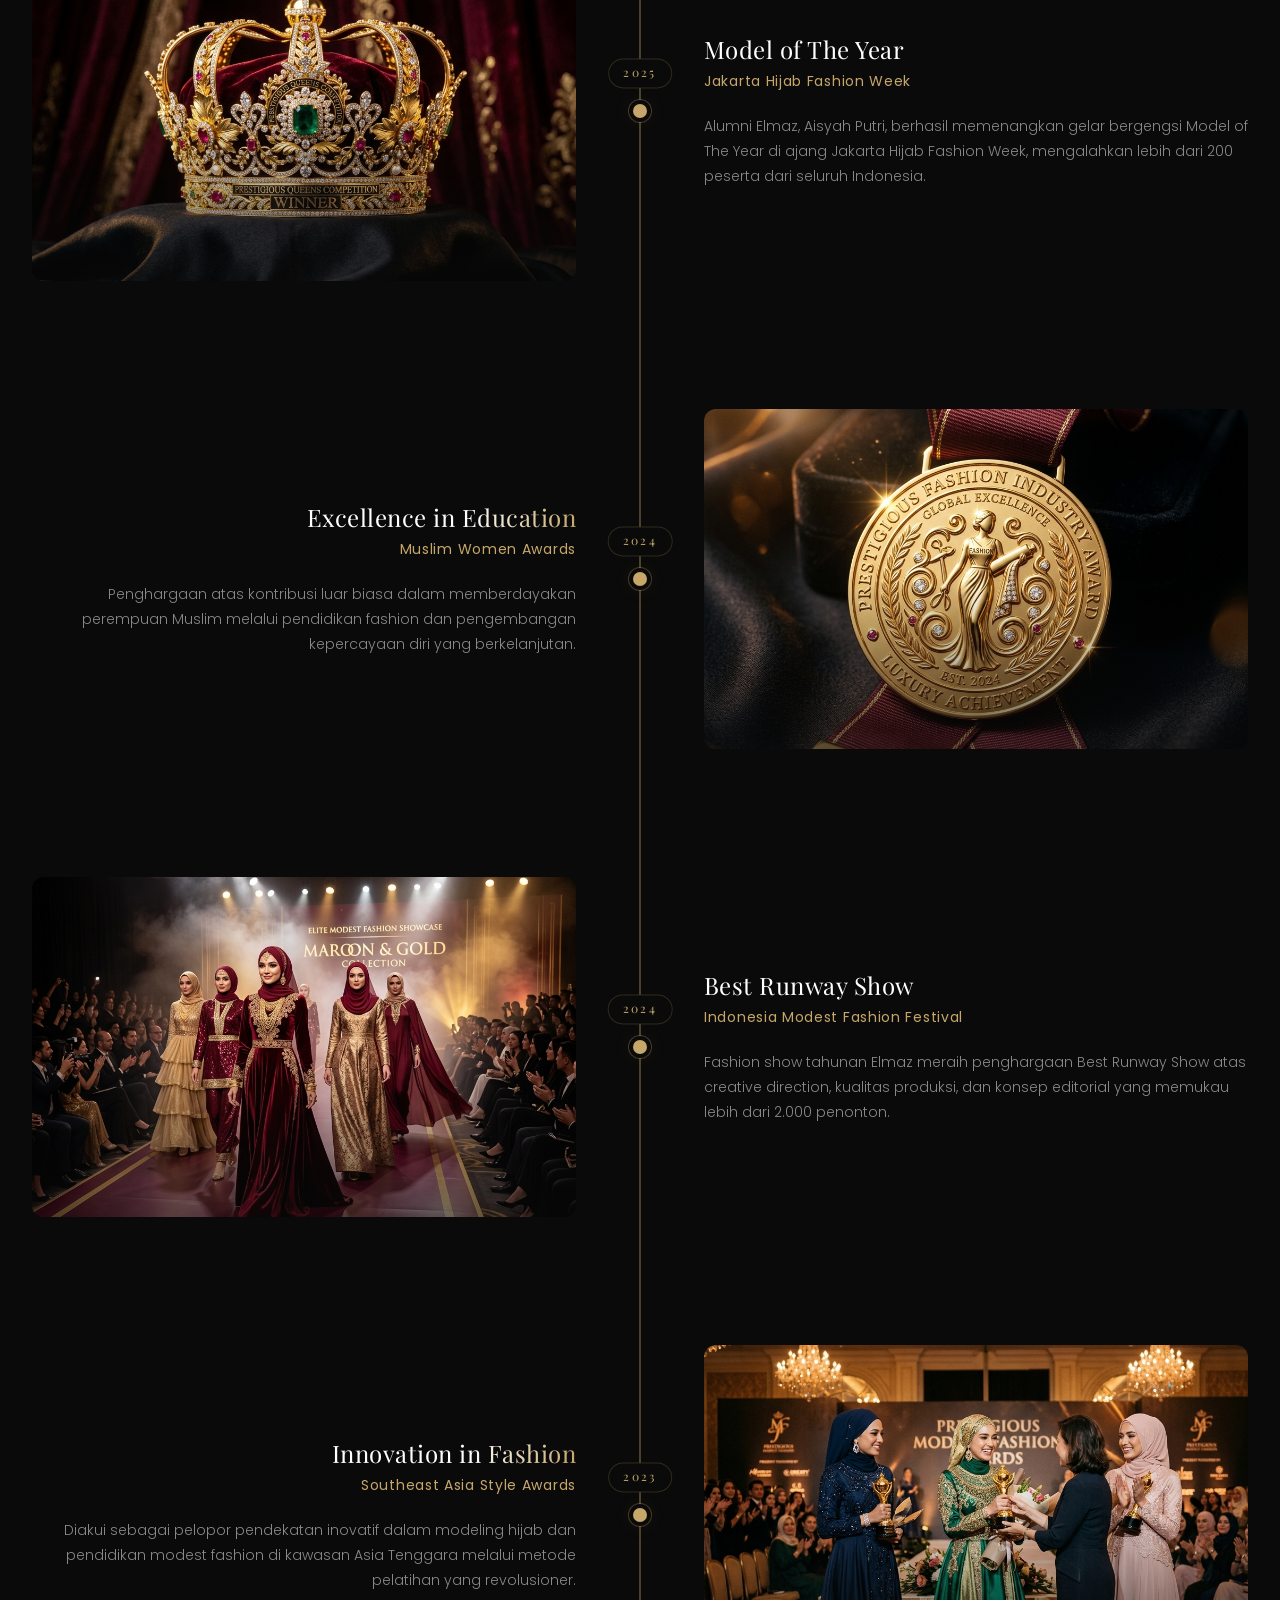
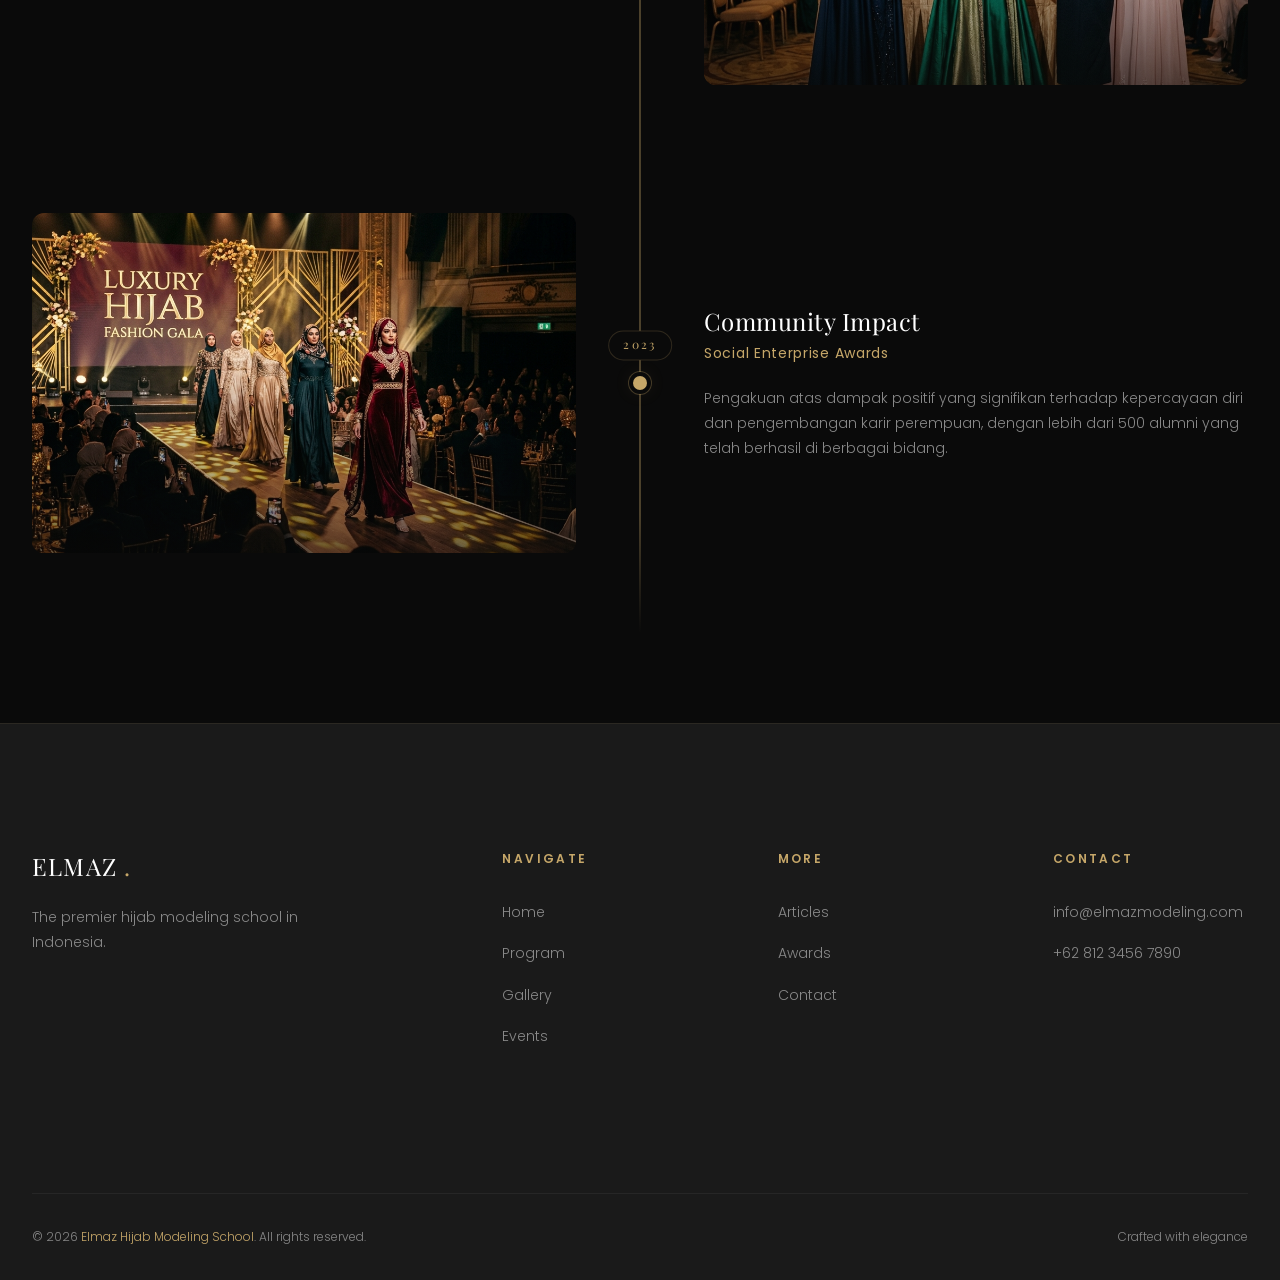
<file: awards/index.html>
<!DOCTYPE html>
<html lang="id">
<head>
  <meta charset="UTF-8">
  <meta name="viewport" content="width=device-width, initial-scale=1.0">
  <title>Awards — Elmaz Hijab Modeling School</title>
  <meta name="description" content="Achievements and awards earned by Elmaz Hijab Modeling School and our talented models.">
  <link rel="preconnect" href="https://fonts.googleapis.com">
  <link rel="preconnect" href="https://fonts.gstatic.com" crossorigin>
  <link href="https://fonts.googleapis.com/css2?family=Cinzel:wght@400;600;700&family=Playfair+Display:ital,wght@0,400;0,600;0,700;1,400;1,600&family=Poppins:wght@300;400;500;600;700&display=swap" rel="stylesheet">
  <link rel="stylesheet" href="../assets/css/base.css">
  <link rel="stylesheet" href="../assets/css/components.css">
  <link rel="stylesheet" href="../assets/css/animations.css">
  <link rel="stylesheet" href="../assets/css/awards.css">
</head>
<body>

  <div class="preloader"><div class="preloader-content"><div class="preloader-logo">ELMAZ <span>MODELING</span></div><div class="preloader-line"></div></div></div>
  <div class="page-transition"></div>

  <nav class="navbar">
    <div class="container">
      <a href="../" class="nav-logo">ELMAZ <span>.</span></a>
      <ul class="nav-menu" id="navMenu">
        <li><a href="../" class="nav-link">Home</a></li>
        <li><a href="../program/" class="nav-link">Program</a></li>
        <li><a href="../gallery/" class="nav-link">Gallery</a></li>
        <li><a href="../event/" class="nav-link">Events</a></li>
        <li><a href="../artikel/" class="nav-link">Articles</a></li>
        <li><a href="../awards/" class="nav-link active">Awards</a></li>
        <li><a href="../contact/" class="nav-link">Contact</a></li>
      </ul>
      <button class="nav-toggle" id="navToggle" aria-label="Toggle menu"><span></span><span></span><span></span></button>
    </div>
  </nav>

  <div class="page-header">
    <img src="../assets/images/gallery-event.png" alt="Awards" class="page-header-bg">
    <div class="page-header-overlay"></div>
    <div class="page-header-content">
      <span class="section-label">Achievements</span>
      <h1>Awards</h1>
      <div class="gold-divider"></div>
      <p>Celebrating excellence in hijab modeling</p>
    </div>
  </div>

  <section class="section">
    <div class="container">

      <!-- Hero Award (Featured) -->
      <div class="award-hero reveal">
        <div class="award-hero-image">
          <img src="../assets/images/award-trophy.png" alt="Best Modeling School 2025">
          <div class="award-hero-image-overlay"></div>
        </div>
        <div class="award-hero-content">
          <div class="award-hero-year">2025</div>
          <span class="award-hero-badge">Penghargaan Utama</span>
          <h2>Best Modeling School</h2>
          <h3>Indonesia Fashion Awards 2025</h3>
          <p>Elmaz Hijab Modeling School meraih penghargaan tertinggi sebagai sekolah modeling hijab terbaik di Indonesia atas keunggulan dalam pelatihan, inovasi kurikulum, dan keberhasilan lulusan di industri fashion nasional maupun internasional.</p>
        </div>
      </div>

      <!-- Timeline -->
      <div class="timeline">

        <div class="timeline-item reveal" data-year="2025">
          <div class="timeline-image">
            <img src="../assets/images/award-crown.png" alt="Model of The Year">
            <div class="timeline-image-overlay"></div>
          </div>
          <div class="timeline-content">
            <h3>Model of The Year</h3>
            <h4>Jakarta Hijab Fashion Week</h4>
            <p>Alumni Elmaz, Aisyah Putri, berhasil memenangkan gelar bergengsi Model of The Year di ajang Jakarta Hijab Fashion Week, mengalahkan lebih dari 200 peserta dari seluruh Indonesia.</p>
          </div>
        </div>

        <div class="timeline-item reveal" data-year="2024">
          <div class="timeline-image">
            <img src="../assets/images/award-medal.png" alt="Excellence in Education">
            <div class="timeline-image-overlay"></div>
          </div>
          <div class="timeline-content">
            <h3>Excellence in Education</h3>
            <h4>Muslim Women Awards</h4>
            <p>Penghargaan atas kontribusi luar biasa dalam memberdayakan perempuan Muslim melalui pendidikan fashion dan pengembangan kepercayaan diri yang berkelanjutan.</p>
          </div>
        </div>

        <div class="timeline-item reveal" data-year="2024">
          <div class="timeline-image">
            <img src="../assets/images/gallery-catwalk.png" alt="Best Runway Show">
            <div class="timeline-image-overlay"></div>
          </div>
          <div class="timeline-content">
            <h3>Best Runway Show</h3>
            <h4>Indonesia Modest Fashion Festival</h4>
            <p>Fashion show tahunan Elmaz meraih penghargaan Best Runway Show atas creative direction, kualitas produksi, dan konsep editorial yang memukau lebih dari 2.000 penonton.</p>
          </div>
        </div>

        <div class="timeline-item reveal" data-year="2023">
          <div class="timeline-image">
            <img src="../assets/images/gallery-event.png" alt="Innovation in Fashion">
            <div class="timeline-image-overlay"></div>
          </div>
          <div class="timeline-content">
            <h3>Innovation in Fashion</h3>
            <h4>Southeast Asia Style Awards</h4>
            <p>Diakui sebagai pelopor pendekatan inovatif dalam modeling hijab dan pendidikan modest fashion di kawasan Asia Tenggara melalui metode pelatihan yang revolusioner.</p>
          </div>
        </div>

        <div class="timeline-item reveal" data-year="2023">
          <div class="timeline-image">
            <img src="../assets/images/event-poster.png" alt="Community Impact">
            <div class="timeline-image-overlay"></div>
          </div>
          <div class="timeline-content">
            <h3>Community Impact</h3>
            <h4>Social Enterprise Awards</h4>
            <p>Pengakuan atas dampak positif yang signifikan terhadap kepercayaan diri dan pengembangan karir perempuan, dengan lebih dari 500 alumni yang telah berhasil di berbagai bidang.</p>
          </div>
        </div>

      </div>

    </div>
  </section>

  <footer class="footer">
    <div class="container">
      <div class="footer-grid">
        <div class="footer-brand"><h3>ELMAZ <span>.</span></h3><p>The premier hijab modeling school in Indonesia.</p></div>
        <div class="footer-col"><h4 class="footer-heading">Navigate</h4><ul class="footer-links"><li><a href="../">Home</a></li><li><a href="../program/">Program</a></li><li><a href="../gallery/">Gallery</a></li><li><a href="../event/">Events</a></li></ul></div>
        <div class="footer-col"><h4 class="footer-heading">More</h4><ul class="footer-links"><li><a href="../artikel/">Articles</a></li><li><a href="../awards/">Awards</a></li><li><a href="../contact/">Contact</a></li></ul></div>
        <div class="footer-col"><h4 class="footer-heading">Contact</h4><ul class="footer-links"><li><a href="mailto:info@elmazmodeling.com">info@elmazmodeling.com</a></li><li><a href="tel:+6281234567890">+62 812 3456 7890</a></li></ul></div>
      </div>
      <div class="footer-bottom"><p>&copy; 2026 <span>Elmaz Hijab Modeling School</span>. All rights reserved.</p><p>Crafted with elegance</p></div>
    </div>
  </footer>

  <a href="https://wa.me/6281234567890" target="_blank" class="whatsapp-float" aria-label="WhatsApp"><svg viewBox="0 0 24 24"><path d="M17.472 14.382c-.297-.149-1.758-.867-2.03-.967-.273-.099-.471-.148-.67.15-.197.297-.767.966-.94 1.164-.173.199-.347.223-.644.075-.297-.15-1.255-.463-2.39-1.475-.883-.788-1.48-1.761-1.653-2.059-.173-.297-.018-.458.13-.606.134-.133.298-.347.446-.52.149-.174.198-.298.298-.497.099-.198.05-.371-.025-.52-.075-.149-.669-1.612-.916-2.207-.242-.579-.487-.5-.669-.51-.173-.008-.371-.01-.57-.01-.198 0-.52.074-.792.372-.272.297-1.04 1.016-1.04 2.479 0 1.462 1.065 2.875 1.213 3.074.149.198 2.096 3.2 5.077 4.487.709.306 1.262.489 1.694.625.712.227 1.36.195 1.871.118.571-.085 1.758-.719 2.006-1.413.248-.694.248-1.289.173-1.413-.074-.124-.272-.198-.57-.347m-5.421 7.403h-.004a9.87 9.87 0 01-5.031-1.378l-.361-.214-3.741.982.998-3.648-.235-.374a9.86 9.86 0 01-1.51-5.26c.001-5.45 4.436-9.884 9.888-9.884 2.64 0 5.122 1.03 6.988 2.898a9.825 9.825 0 012.893 6.994c-.003 5.45-4.437 9.884-9.885 9.884m8.413-18.297A11.815 11.815 0 0012.05 0C5.495 0 .16 5.335.157 11.892c0 2.096.547 4.142 1.588 5.945L.057 24l6.305-1.654a11.882 11.882 0 005.683 1.448h.005c6.554 0 11.89-5.335 11.893-11.893a11.821 11.821 0 00-3.48-8.413z"/></svg></a>
  <button class="chatbot-toggle" id="chatbotToggle" aria-label="Open chat"><svg viewBox="0 0 24 24"><path d="M21 15a2 2 0 0 1-2 2H7l-4 4V5a2 2 0 0 1 2-2h14a2 2 0 0 1 2 2z" fill="none" stroke="currentColor" stroke-width="2" stroke-linecap="round" stroke-linejoin="round"/></svg></button>
  <div class="chatbot-window" id="chatbotWindow"><div class="chatbot-header"><div class="chatbot-avatar">E</div><div class="chatbot-header-info"><h4>Elmaz Assistant</h4><p>Online now</p></div></div><div class="chatbot-messages" id="chatMessages"></div><div class="chatbot-input"><input type="text" placeholder="Ketik pesan..." id="chatInput"><button id="chatSend" aria-label="Send"><svg viewBox="0 0 24 24"><path d="M22 2L11 13M22 2l-7 20-4-9-9-4 20-7z"/></svg></button></div></div>

  <script src="../assets/js/app.js"></script>
  <script src="../assets/js/animations.js"></script>
  <script src="../assets/js/chatbot.js"></script>
</body>
</html>
</file>
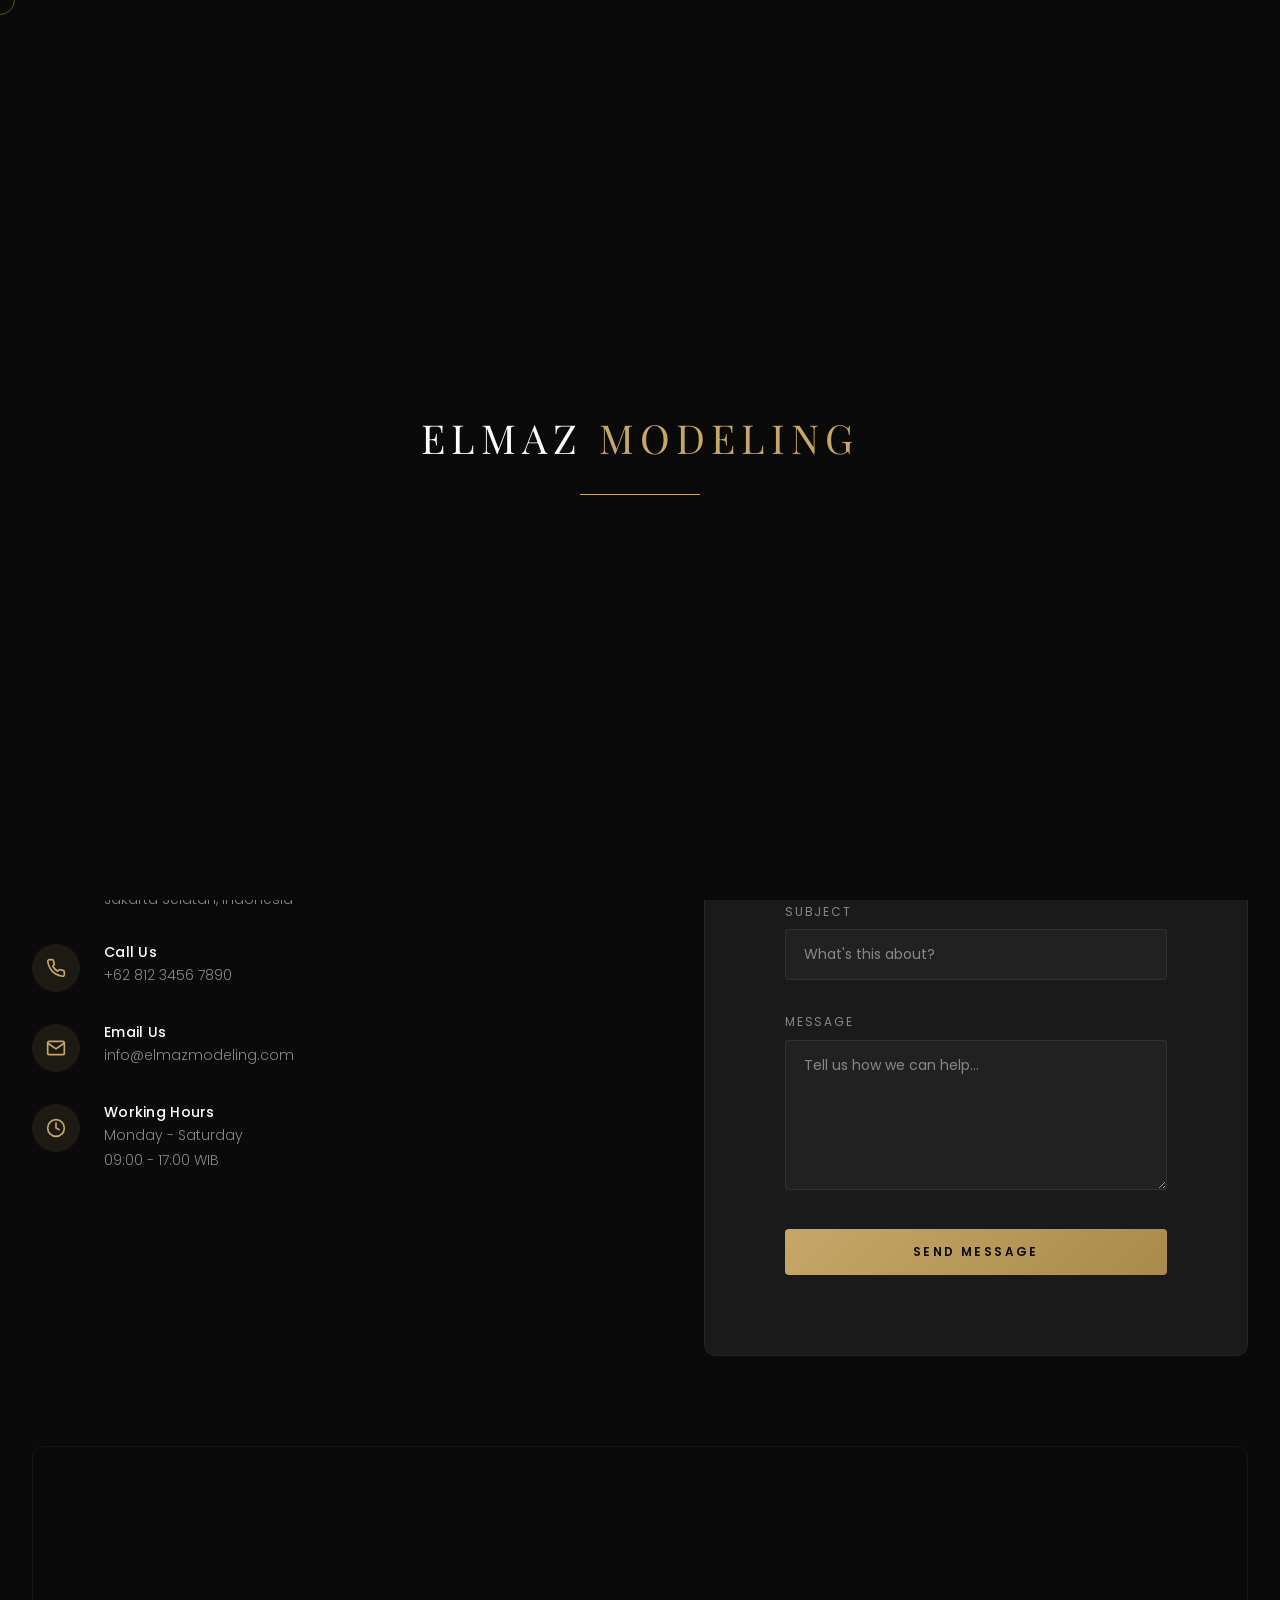
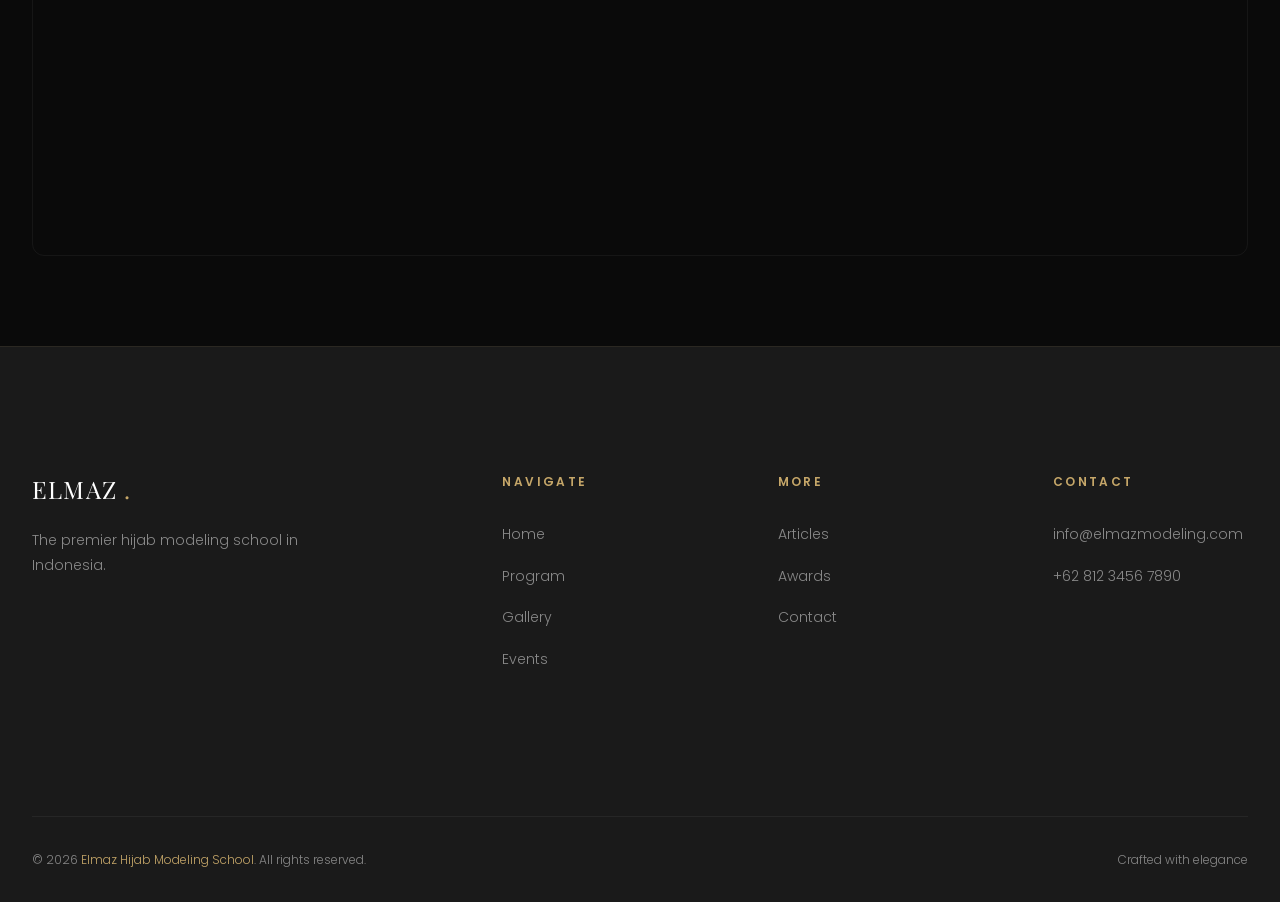
<file: contact/index.html>
<!DOCTYPE html>
<html lang="id">
<head>
  <meta charset="UTF-8">
  <meta name="viewport" content="width=device-width, initial-scale=1.0">
  <title>Contact — Elmaz Hijab Modeling School</title>
  <meta name="description" content="Get in touch with Elmaz Hijab Modeling School. Contact us for enrollment, events, and partnerships.">
  <link rel="preconnect" href="https://fonts.googleapis.com">
  <link rel="preconnect" href="https://fonts.gstatic.com" crossorigin>
  <link href="https://fonts.googleapis.com/css2?family=Cinzel:wght@400;600;700&family=Playfair+Display:ital,wght@0,400;0,600;0,700;1,400;1,600&family=Poppins:wght@300;400;500;600;700&display=swap" rel="stylesheet">
  <link rel="stylesheet" href="../assets/css/base.css">
  <link rel="stylesheet" href="../assets/css/components.css">
  <link rel="stylesheet" href="../assets/css/animations.css">
  <link rel="stylesheet" href="../assets/css/contact.css">
</head>
<body>

  <div class="preloader"><div class="preloader-content"><div class="preloader-logo">ELMAZ <span>MODELING</span></div><div class="preloader-line"></div></div></div>
  <div class="page-transition"></div>

  <nav class="navbar">
    <div class="container">
      <a href="../" class="nav-logo">ELMAZ <span>.</span></a>
      <ul class="nav-menu" id="navMenu">
        <li><a href="../" class="nav-link">Home</a></li>
        <li><a href="../program/" class="nav-link">Program</a></li>
        <li><a href="../gallery/" class="nav-link">Gallery</a></li>
        <li><a href="../event/" class="nav-link">Events</a></li>
        <li><a href="../artikel/" class="nav-link">Articles</a></li>
        <li><a href="../awards/" class="nav-link">Awards</a></li>
        <li><a href="../contact/" class="nav-link active">Contact</a></li>
      </ul>
      <button class="nav-toggle" id="navToggle" aria-label="Toggle menu"><span></span><span></span><span></span></button>
    </div>
  </nav>

  <div class="page-header">
    <img src="../assets/images/hero-3.png" alt="Contact" class="page-header-bg">
    <div class="page-header-overlay"></div>
    <div class="page-header-content">
      <span class="section-label">Get in Touch</span>
      <h1>Contact</h1>
      <div class="gold-divider"></div>
      <p>We'd love to hear from you</p>
    </div>
  </div>

  <section class="section">
    <div class="container">
      <div class="contact-grid">
        <div class="contact-info reveal-left">
          <h2>Let's Start a<br><em>Conversation</em></h2>
          <div class="gold-divider" style="margin-left:0;"></div>
          <p>Whether you're interested in joining our program, partnering for an event, or simply want to learn more — we're here for you.</p>

          <div class="contact-details">
            <div class="contact-item">
              <div class="contact-item-icon">
                <svg viewBox="0 0 24 24" stroke-width="2" stroke-linecap="round" stroke-linejoin="round"><path d="M21 10c0 7-9 13-9 13s-9-6-9-13a9 9 0 0 1 18 0z"/><circle cx="12" cy="10" r="3"/></svg>
              </div>
              <div>
                <h4>Visit Us</h4>
                <p>Jl. Fashion Avenue No. 88<br>Jakarta Selatan, Indonesia</p>
              </div>
            </div>
            <div class="contact-item">
              <div class="contact-item-icon">
                <svg viewBox="0 0 24 24" stroke-width="2" stroke-linecap="round" stroke-linejoin="round"><path d="M22 16.92v3a2 2 0 0 1-2.18 2 19.79 19.79 0 0 1-8.63-3.07 19.5 19.5 0 0 1-6-6 19.79 19.79 0 0 1-3.07-8.67A2 2 0 0 1 4.11 2h3a2 2 0 0 1 2 1.72 12.84 12.84 0 0 0 .7 2.81 2 2 0 0 1-.45 2.11L8.09 9.91a16 16 0 0 0 6 6l1.27-1.27a2 2 0 0 1 2.11-.45 12.84 12.84 0 0 0 2.81.7A2 2 0 0 1 22 16.92z"/></svg>
              </div>
              <div>
                <h4>Call Us</h4>
                <p>+62 812 3456 7890</p>
              </div>
            </div>
            <div class="contact-item">
              <div class="contact-item-icon">
                <svg viewBox="0 0 24 24" stroke-width="2" stroke-linecap="round" stroke-linejoin="round"><path d="M4 4h16c1.1 0 2 .9 2 2v12c0 1.1-.9 2-2 2H4c-1.1 0-2-.9-2-2V6c0-1.1.9-2 2-2z"/><polyline points="22,6 12,13 2,6"/></svg>
              </div>
              <div>
                <h4>Email Us</h4>
                <p>info@elmazmodeling.com</p>
              </div>
            </div>
            <div class="contact-item">
              <div class="contact-item-icon">
                <svg viewBox="0 0 24 24" stroke-width="2" stroke-linecap="round" stroke-linejoin="round"><circle cx="12" cy="12" r="10"/><polyline points="12 6 12 12 16 14"/></svg>
              </div>
              <div>
                <h4>Working Hours</h4>
                <p>Monday - Saturday<br>09:00 - 17:00 WIB</p>
              </div>
            </div>
          </div>
        </div>

        <div class="contact-form reveal-right">
          <h4 style="font-family: var(--font-heading); font-size: var(--text-2xl); margin-bottom: var(--space-lg); color: var(--color-primary);">Send a Message</h4>
          <form id="contactForm">
            <div class="form-group">
              <label for="name">Full Name</label>
              <input type="text" id="name" name="name" placeholder="Your full name" required>
            </div>
            <div class="form-group">
              <label for="email">Email Address</label>
              <input type="email" id="email" name="email" placeholder="your@email.com" required>
            </div>
            <div class="form-group">
              <label for="subject">Subject</label>
              <input type="text" id="subject" name="subject" placeholder="What's this about?">
            </div>
            <div class="form-group">
              <label for="message">Message</label>
              <textarea id="message" name="message" placeholder="Tell us how we can help..." required></textarea>
            </div>
            <button type="submit" class="btn btn-gold">Send Message</button>
          </form>
        </div>
      </div>

      <!-- Map -->
      <div class="contact-map reveal">
        <iframe src="https://www.google.com/maps/embed?pb=!1m18!1m12!1m3!1d253840.65295052882!2d106.68943002148438!3d-6.229386800000001!2m3!1f0!2f0!3f0!3m2!1i1024!2i768!4f13.1!3m3!1m2!1s0x2e69f3e945e34b9d%3A0x5371bf0fdad786a2!2sJakarta%2C%20Indonesia!5e0!3m2!1sen!2sus!4v1710000000000!5m2!1sen!2sus" allowfullscreen="" loading="lazy" referrerpolicy="no-referrer-when-downgrade" title="Elmaz Location"></iframe>
      </div>
    </div>
  </section>

  <footer class="footer">
    <div class="container">
      <div class="footer-grid">
        <div class="footer-brand"><h3>ELMAZ <span>.</span></h3><p>The premier hijab modeling school in Indonesia.</p></div>
        <div class="footer-col"><h4 class="footer-heading">Navigate</h4><ul class="footer-links"><li><a href="../">Home</a></li><li><a href="../program/">Program</a></li><li><a href="../gallery/">Gallery</a></li><li><a href="../event/">Events</a></li></ul></div>
        <div class="footer-col"><h4 class="footer-heading">More</h4><ul class="footer-links"><li><a href="../artikel/">Articles</a></li><li><a href="../awards/">Awards</a></li><li><a href="../contact/">Contact</a></li></ul></div>
        <div class="footer-col"><h4 class="footer-heading">Contact</h4><ul class="footer-links"><li><a href="mailto:info@elmazmodeling.com">info@elmazmodeling.com</a></li><li><a href="tel:+6281234567890">+62 812 3456 7890</a></li></ul></div>
      </div>
      <div class="footer-bottom"><p>&copy; 2026 <span>Elmaz Hijab Modeling School</span>. All rights reserved.</p><p>Crafted with elegance</p></div>
    </div>
  </footer>

  <a href="https://wa.me/6281234567890" target="_blank" class="whatsapp-float" aria-label="WhatsApp"><svg viewBox="0 0 24 24"><path d="M17.472 14.382c-.297-.149-1.758-.867-2.03-.967-.273-.099-.471-.148-.67.15-.197.297-.767.966-.94 1.164-.173.199-.347.223-.644.075-.297-.15-1.255-.463-2.39-1.475-.883-.788-1.48-1.761-1.653-2.059-.173-.297-.018-.458.13-.606.134-.133.298-.347.446-.52.149-.174.198-.298.298-.497.099-.198.05-.371-.025-.52-.075-.149-.669-1.612-.916-2.207-.242-.579-.487-.5-.669-.51-.173-.008-.371-.01-.57-.01-.198 0-.52.074-.792.372-.272.297-1.04 1.016-1.04 2.479 0 1.462 1.065 2.875 1.213 3.074.149.198 2.096 3.2 5.077 4.487.709.306 1.262.489 1.694.625.712.227 1.36.195 1.871.118.571-.085 1.758-.719 2.006-1.413.248-.694.248-1.289.173-1.413-.074-.124-.272-.198-.57-.347m-5.421 7.403h-.004a9.87 9.87 0 01-5.031-1.378l-.361-.214-3.741.982.998-3.648-.235-.374a9.86 9.86 0 01-1.51-5.26c.001-5.45 4.436-9.884 9.888-9.884 2.64 0 5.122 1.03 6.988 2.898a9.825 9.825 0 012.893 6.994c-.003 5.45-4.437 9.884-9.885 9.884m8.413-18.297A11.815 11.815 0 0012.05 0C5.495 0 .16 5.335.157 11.892c0 2.096.547 4.142 1.588 5.945L.057 24l6.305-1.654a11.882 11.882 0 005.683 1.448h.005c6.554 0 11.89-5.335 11.893-11.893a11.821 11.821 0 00-3.48-8.413z"/></svg></a>
  <button class="chatbot-toggle" id="chatbotToggle" aria-label="Open chat"><svg viewBox="0 0 24 24"><path d="M21 15a2 2 0 0 1-2 2H7l-4 4V5a2 2 0 0 1 2-2h14a2 2 0 0 1 2 2z" fill="none" stroke="currentColor" stroke-width="2" stroke-linecap="round" stroke-linejoin="round"/></svg></button>
  <div class="chatbot-window" id="chatbotWindow"><div class="chatbot-header"><div class="chatbot-avatar">E</div><div class="chatbot-header-info"><h4>Elmaz Assistant</h4><p>Online now</p></div></div><div class="chatbot-messages" id="chatMessages"></div><div class="chatbot-input"><input type="text" placeholder="Ketik pesan..." id="chatInput"><button id="chatSend" aria-label="Send"><svg viewBox="0 0 24 24"><path d="M22 2L11 13M22 2l-7 20-4-9-9-4 20-7z"/></svg></button></div></div>

  <script src="../assets/js/app.js"></script>
  <script src="../assets/js/animations.js"></script>
  <script src="../assets/js/chatbot.js"></script>
  <script>
    // Simple form submission feedback
    document.getElementById('contactForm').addEventListener('submit', function(e) {
      e.preventDefault();
      const btn = this.querySelector('button[type="submit"]');
      btn.textContent = 'Message Sent ✓';
      btn.style.background = 'var(--color-secondary)';
      btn.style.color = 'var(--color-primary)';
      setTimeout(() => {
        btn.textContent = 'Send Message';
        btn.style.background = '';
        btn.style.color = '';
        this.reset();
      }, 3000);
    });
  </script>
</body>
</html>
</file>
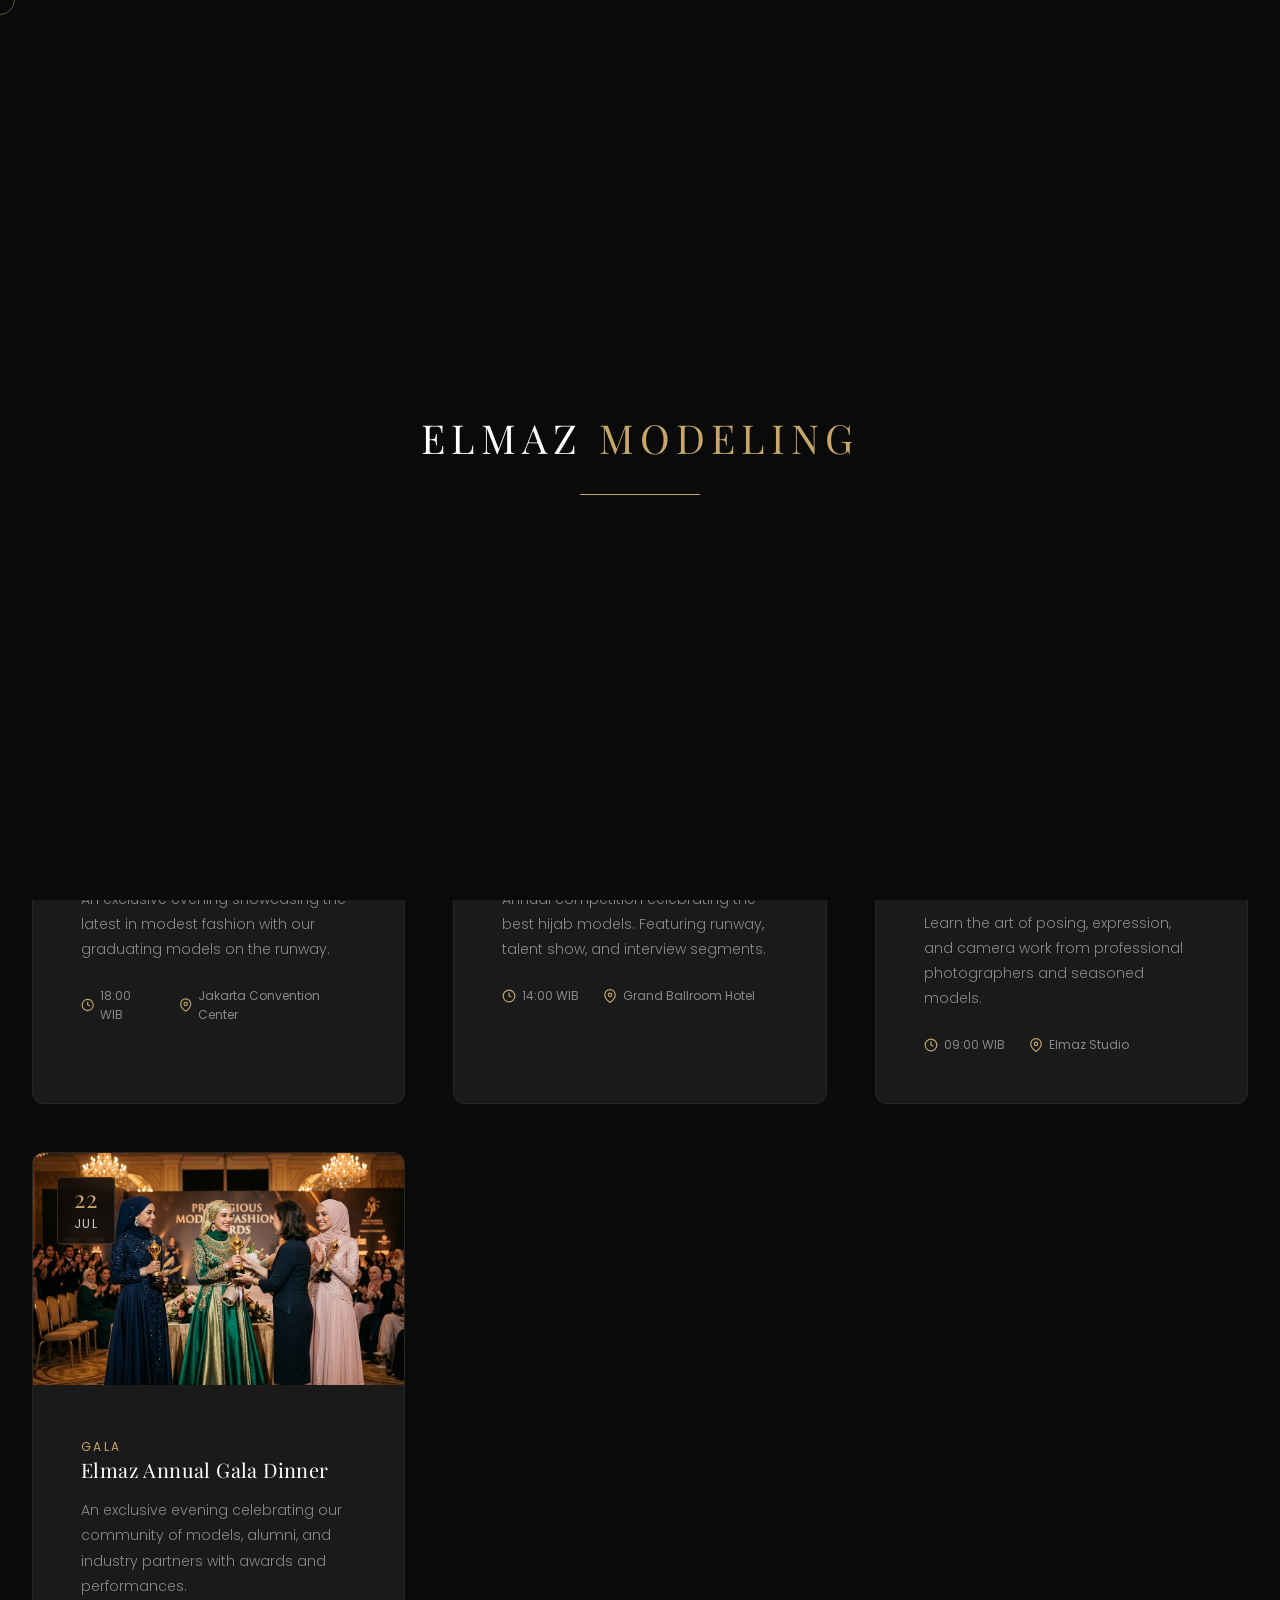
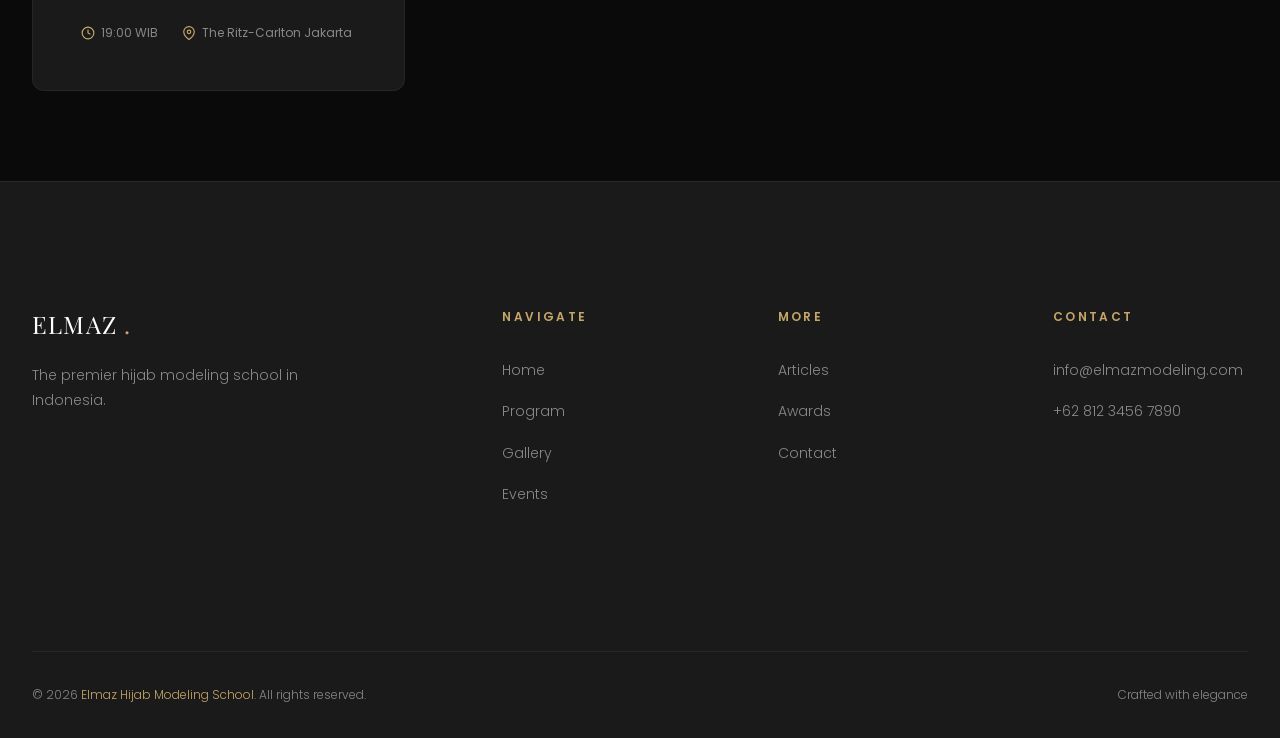
<file: event/index.html>
<!DOCTYPE html>
<html lang="id">
<head>
  <meta charset="UTF-8">
  <meta name="viewport" content="width=device-width, initial-scale=1.0">
  <title>Events — Elmaz Hijab Modeling School</title>
  <meta name="description" content="Upcoming and past fashion events by Elmaz Hijab Modeling School. Fashion shows, competitions, and exclusive gatherings.">
  <link rel="preconnect" href="https://fonts.googleapis.com">
  <link rel="preconnect" href="https://fonts.gstatic.com" crossorigin>
  <link href="https://fonts.googleapis.com/css2?family=Cinzel:wght@400;600;700&family=Playfair+Display:ital,wght@0,400;0,600;0,700;1,400;1,600&family=Poppins:wght@300;400;500;600;700&display=swap" rel="stylesheet">
  <link rel="stylesheet" href="../assets/css/base.css">
  <link rel="stylesheet" href="../assets/css/components.css">
  <link rel="stylesheet" href="../assets/css/animations.css">
  <link rel="stylesheet" href="../assets/css/events.css">
</head>
<body>

  <div class="preloader"><div class="preloader-content"><div class="preloader-logo">ELMAZ <span>MODELING</span></div><div class="preloader-line"></div></div></div>
  <div class="page-transition"></div>

  <nav class="navbar">
    <div class="container">
      <a href="../" class="nav-logo">ELMAZ <span>.</span></a>
      <ul class="nav-menu" id="navMenu">
        <li><a href="../" class="nav-link">Home</a></li>
        <li><a href="../program/" class="nav-link">Program</a></li>
        <li><a href="../gallery/" class="nav-link">Gallery</a></li>
        <li><a href="../event/" class="nav-link active">Events</a></li>
        <li><a href="../artikel/" class="nav-link">Articles</a></li>
        <li><a href="../awards/" class="nav-link">Awards</a></li>
        <li><a href="../contact/" class="nav-link">Contact</a></li>
      </ul>
      <button class="nav-toggle" id="navToggle" aria-label="Toggle menu"><span></span><span></span><span></span></button>
    </div>
  </nav>

  <div class="page-header">
    <img src="../assets/images/event-poster.png" alt="Events" class="page-header-bg">
    <div class="page-header-overlay"></div>
    <div class="page-header-content">
      <span class="section-label">Experiences</span>
      <h1>Events</h1>
      <div class="gold-divider"></div>
      <p>Fashion shows, competitions, and exclusive gatherings</p>
    </div>
  </div>

  <section class="section">
    <div class="container">
      <div class="events-grid">
        <div class="event-card reveal">
          <div class="event-card-image">
            <img src="../assets/images/event-poster.png" alt="Elmaz Fashion Week">
            <div class="event-card-date"><span class="day">15</span><span class="month">Apr</span></div>
          </div>
          <div class="event-card-content">
            <span class="event-card-tag">Fashion Show</span>
            <h3>Elmaz Fashion Week 2026</h3>
            <p>An exclusive evening showcasing the latest in modest fashion with our graduating models on the runway.</p>
            <div class="event-card-meta">
              <span><svg viewBox="0 0 24 24" fill="none" stroke-width="2"><circle cx="12" cy="12" r="10"/><polyline points="12 6 12 12 16 14"/></svg> 18:00 WIB</span>
              <span><svg viewBox="0 0 24 24" fill="none" stroke-width="2"><path d="M21 10c0 7-9 13-9 13s-9-6-9-13a9 9 0 0 1 18 0z"/><circle cx="12" cy="10" r="3"/></svg> Jakarta Convention Center</span>
            </div>
          </div>
        </div>

        <div class="event-card reveal">
          <div class="event-card-image">
            <img src="../assets/images/gallery-catwalk.png" alt="Model Competition">
            <div class="event-card-date"><span class="day">28</span><span class="month">May</span></div>
          </div>
          <div class="event-card-content">
            <span class="event-card-tag">Competition</span>
            <h3>Hijab Model of The Year</h3>
            <p>Annual competition celebrating the best hijab models. Featuring runway, talent show, and interview segments.</p>
            <div class="event-card-meta">
              <span><svg viewBox="0 0 24 24" fill="none" stroke-width="2"><circle cx="12" cy="12" r="10"/><polyline points="12 6 12 12 16 14"/></svg> 14:00 WIB</span>
              <span><svg viewBox="0 0 24 24" fill="none" stroke-width="2"><path d="M21 10c0 7-9 13-9 13s-9-6-9-13a9 9 0 0 1 18 0z"/><circle cx="12" cy="10" r="3"/></svg> Grand Ballroom Hotel</span>
            </div>
          </div>
        </div>

        <div class="event-card reveal">
          <div class="event-card-image">
            <img src="../assets/images/gallery-studio.png" alt="Photoshoot Workshop">
            <div class="event-card-date"><span class="day">10</span><span class="month">Jun</span></div>
          </div>
          <div class="event-card-content">
            <span class="event-card-tag">Workshop</span>
            <h3>Editorial Photoshoot Masterclass</h3>
            <p>Learn the art of posing, expression, and camera work from professional photographers and seasoned models.</p>
            <div class="event-card-meta">
              <span><svg viewBox="0 0 24 24" fill="none" stroke-width="2"><circle cx="12" cy="12" r="10"/><polyline points="12 6 12 12 16 14"/></svg> 09:00 WIB</span>
              <span><svg viewBox="0 0 24 24" fill="none" stroke-width="2"><path d="M21 10c0 7-9 13-9 13s-9-6-9-13a9 9 0 0 1 18 0z"/><circle cx="12" cy="10" r="3"/></svg> Elmaz Studio</span>
            </div>
          </div>
        </div>

        <div class="event-card reveal">
          <div class="event-card-image">
            <img src="../assets/images/gallery-event.png" alt="Gala Dinner">
            <div class="event-card-date"><span class="day">22</span><span class="month">Jul</span></div>
          </div>
          <div class="event-card-content">
            <span class="event-card-tag">Gala</span>
            <h3>Elmaz Annual Gala Dinner</h3>
            <p>An exclusive evening celebrating our community of models, alumni, and industry partners with awards and performances.</p>
            <div class="event-card-meta">
              <span><svg viewBox="0 0 24 24" fill="none" stroke-width="2"><circle cx="12" cy="12" r="10"/><polyline points="12 6 12 12 16 14"/></svg> 19:00 WIB</span>
              <span><svg viewBox="0 0 24 24" fill="none" stroke-width="2"><path d="M21 10c0 7-9 13-9 13s-9-6-9-13a9 9 0 0 1 18 0z"/><circle cx="12" cy="10" r="3"/></svg> The Ritz-Carlton Jakarta</span>
            </div>
          </div>
        </div>
      </div>
    </div>
  </section>

  <footer class="footer">
    <div class="container">
      <div class="footer-grid">
        <div class="footer-brand"><h3>ELMAZ <span>.</span></h3><p>The premier hijab modeling school in Indonesia.</p></div>
        <div class="footer-col"><h4 class="footer-heading">Navigate</h4><ul class="footer-links"><li><a href="../">Home</a></li><li><a href="../program/">Program</a></li><li><a href="../gallery/">Gallery</a></li><li><a href="../event/">Events</a></li></ul></div>
        <div class="footer-col"><h4 class="footer-heading">More</h4><ul class="footer-links"><li><a href="../artikel/">Articles</a></li><li><a href="../awards/">Awards</a></li><li><a href="../contact/">Contact</a></li></ul></div>
        <div class="footer-col"><h4 class="footer-heading">Contact</h4><ul class="footer-links"><li><a href="mailto:info@elmazmodeling.com">info@elmazmodeling.com</a></li><li><a href="tel:+6281234567890">+62 812 3456 7890</a></li></ul></div>
      </div>
      <div class="footer-bottom"><p>&copy; 2026 <span>Elmaz Hijab Modeling School</span>. All rights reserved.</p><p>Crafted with elegance</p></div>
    </div>
  </footer>

  <a href="https://wa.me/6281234567890" target="_blank" class="whatsapp-float" aria-label="WhatsApp"><svg viewBox="0 0 24 24"><path d="M17.472 14.382c-.297-.149-1.758-.867-2.03-.967-.273-.099-.471-.148-.67.15-.197.297-.767.966-.94 1.164-.173.199-.347.223-.644.075-.297-.15-1.255-.463-2.39-1.475-.883-.788-1.48-1.761-1.653-2.059-.173-.297-.018-.458.13-.606.134-.133.298-.347.446-.52.149-.174.198-.298.298-.497.099-.198.05-.371-.025-.52-.075-.149-.669-1.612-.916-2.207-.242-.579-.487-.5-.669-.51-.173-.008-.371-.01-.57-.01-.198 0-.52.074-.792.372-.272.297-1.04 1.016-1.04 2.479 0 1.462 1.065 2.875 1.213 3.074.149.198 2.096 3.2 5.077 4.487.709.306 1.262.489 1.694.625.712.227 1.36.195 1.871.118.571-.085 1.758-.719 2.006-1.413.248-.694.248-1.289.173-1.413-.074-.124-.272-.198-.57-.347m-5.421 7.403h-.004a9.87 9.87 0 01-5.031-1.378l-.361-.214-3.741.982.998-3.648-.235-.374a9.86 9.86 0 01-1.51-5.26c.001-5.45 4.436-9.884 9.888-9.884 2.64 0 5.122 1.03 6.988 2.898a9.825 9.825 0 012.893 6.994c-.003 5.45-4.437 9.884-9.885 9.884m8.413-18.297A11.815 11.815 0 0012.05 0C5.495 0 .16 5.335.157 11.892c0 2.096.547 4.142 1.588 5.945L.057 24l6.305-1.654a11.882 11.882 0 005.683 1.448h.005c6.554 0 11.89-5.335 11.893-11.893a11.821 11.821 0 00-3.48-8.413z"/></svg></a>
  <button class="chatbot-toggle" id="chatbotToggle" aria-label="Open chat"><svg viewBox="0 0 24 24"><path d="M21 15a2 2 0 0 1-2 2H7l-4 4V5a2 2 0 0 1 2-2h14a2 2 0 0 1 2 2z" fill="none" stroke="currentColor" stroke-width="2" stroke-linecap="round" stroke-linejoin="round"/></svg></button>
  <div class="chatbot-window" id="chatbotWindow"><div class="chatbot-header"><div class="chatbot-avatar">E</div><div class="chatbot-header-info"><h4>Elmaz Assistant</h4><p>Online now</p></div></div><div class="chatbot-messages" id="chatMessages"></div><div class="chatbot-input"><input type="text" placeholder="Ketik pesan..." id="chatInput"><button id="chatSend" aria-label="Send"><svg viewBox="0 0 24 24"><path d="M22 2L11 13M22 2l-7 20-4-9-9-4 20-7z"/></svg></button></div></div>

  <script src="../assets/js/app.js"></script>
  <script src="../assets/js/animations.js"></script>
  <script src="../assets/js/chatbot.js"></script>
</body>
</html>
</file>
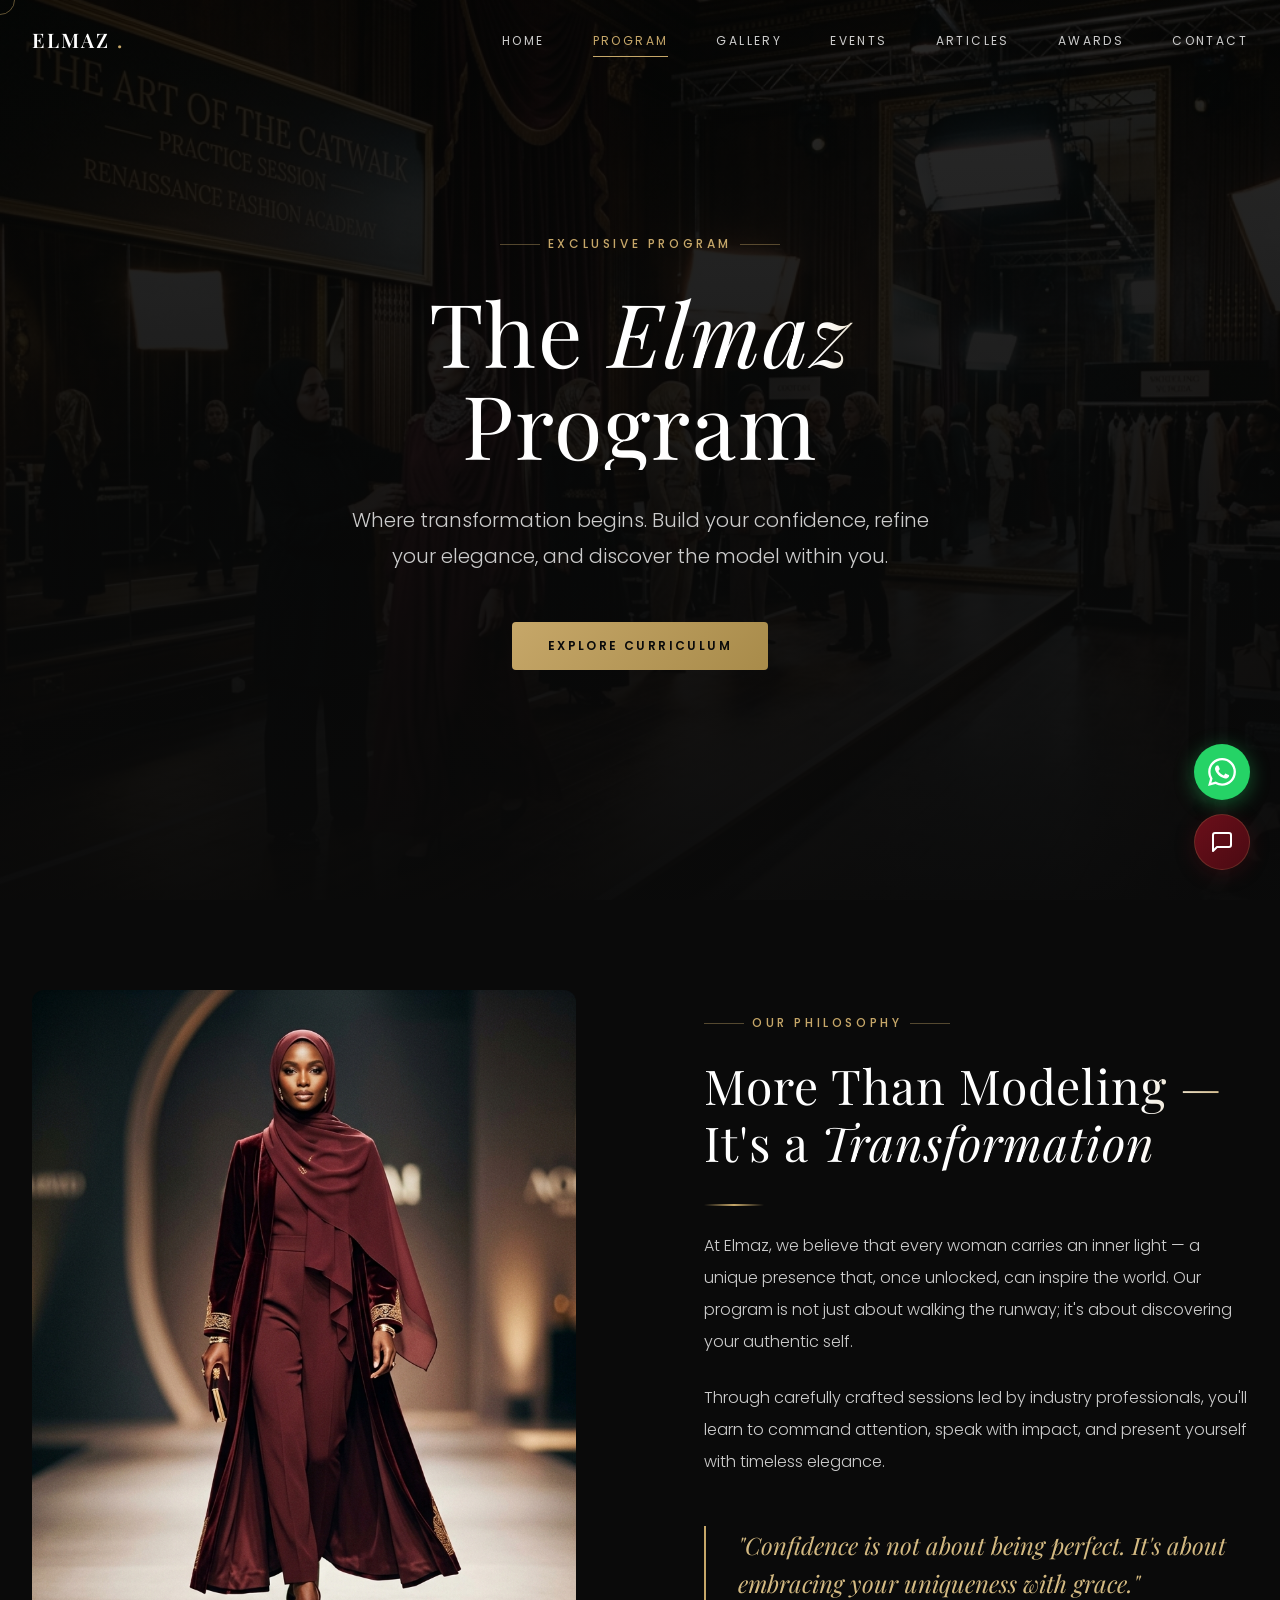
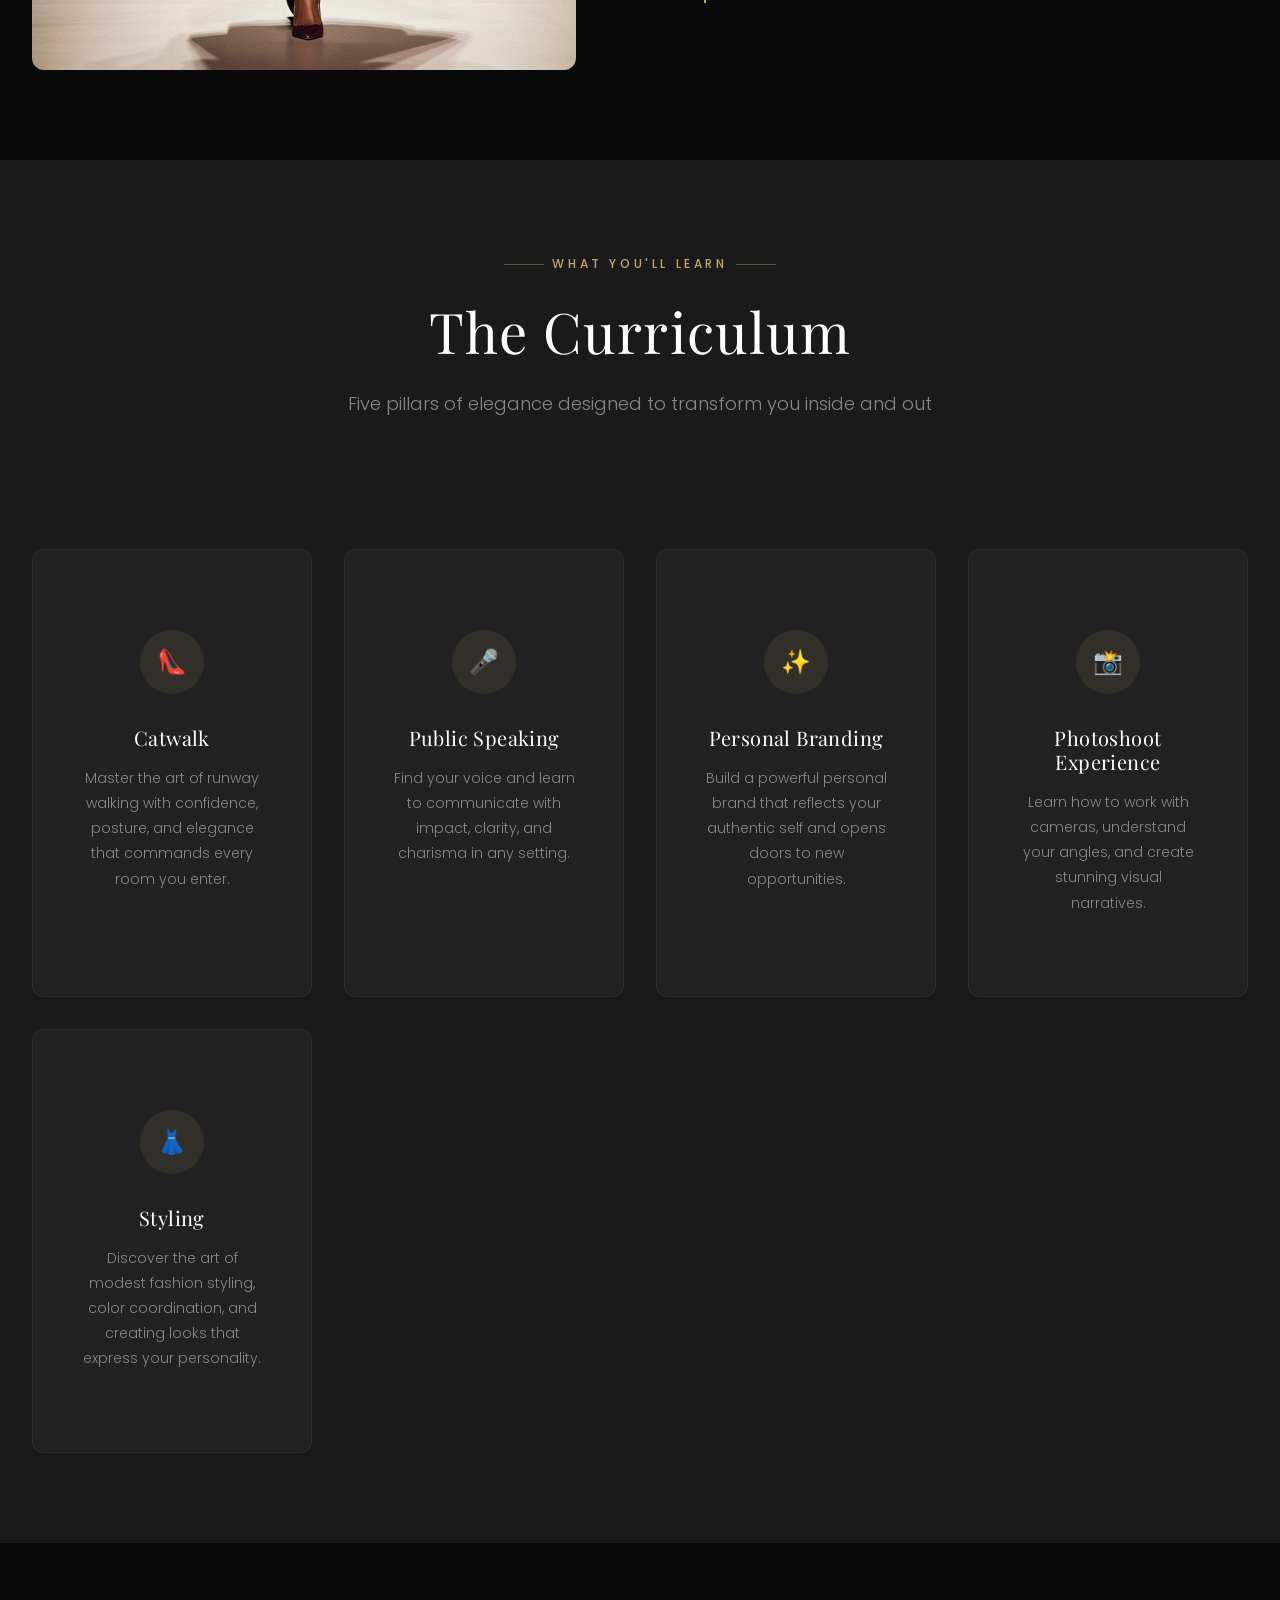
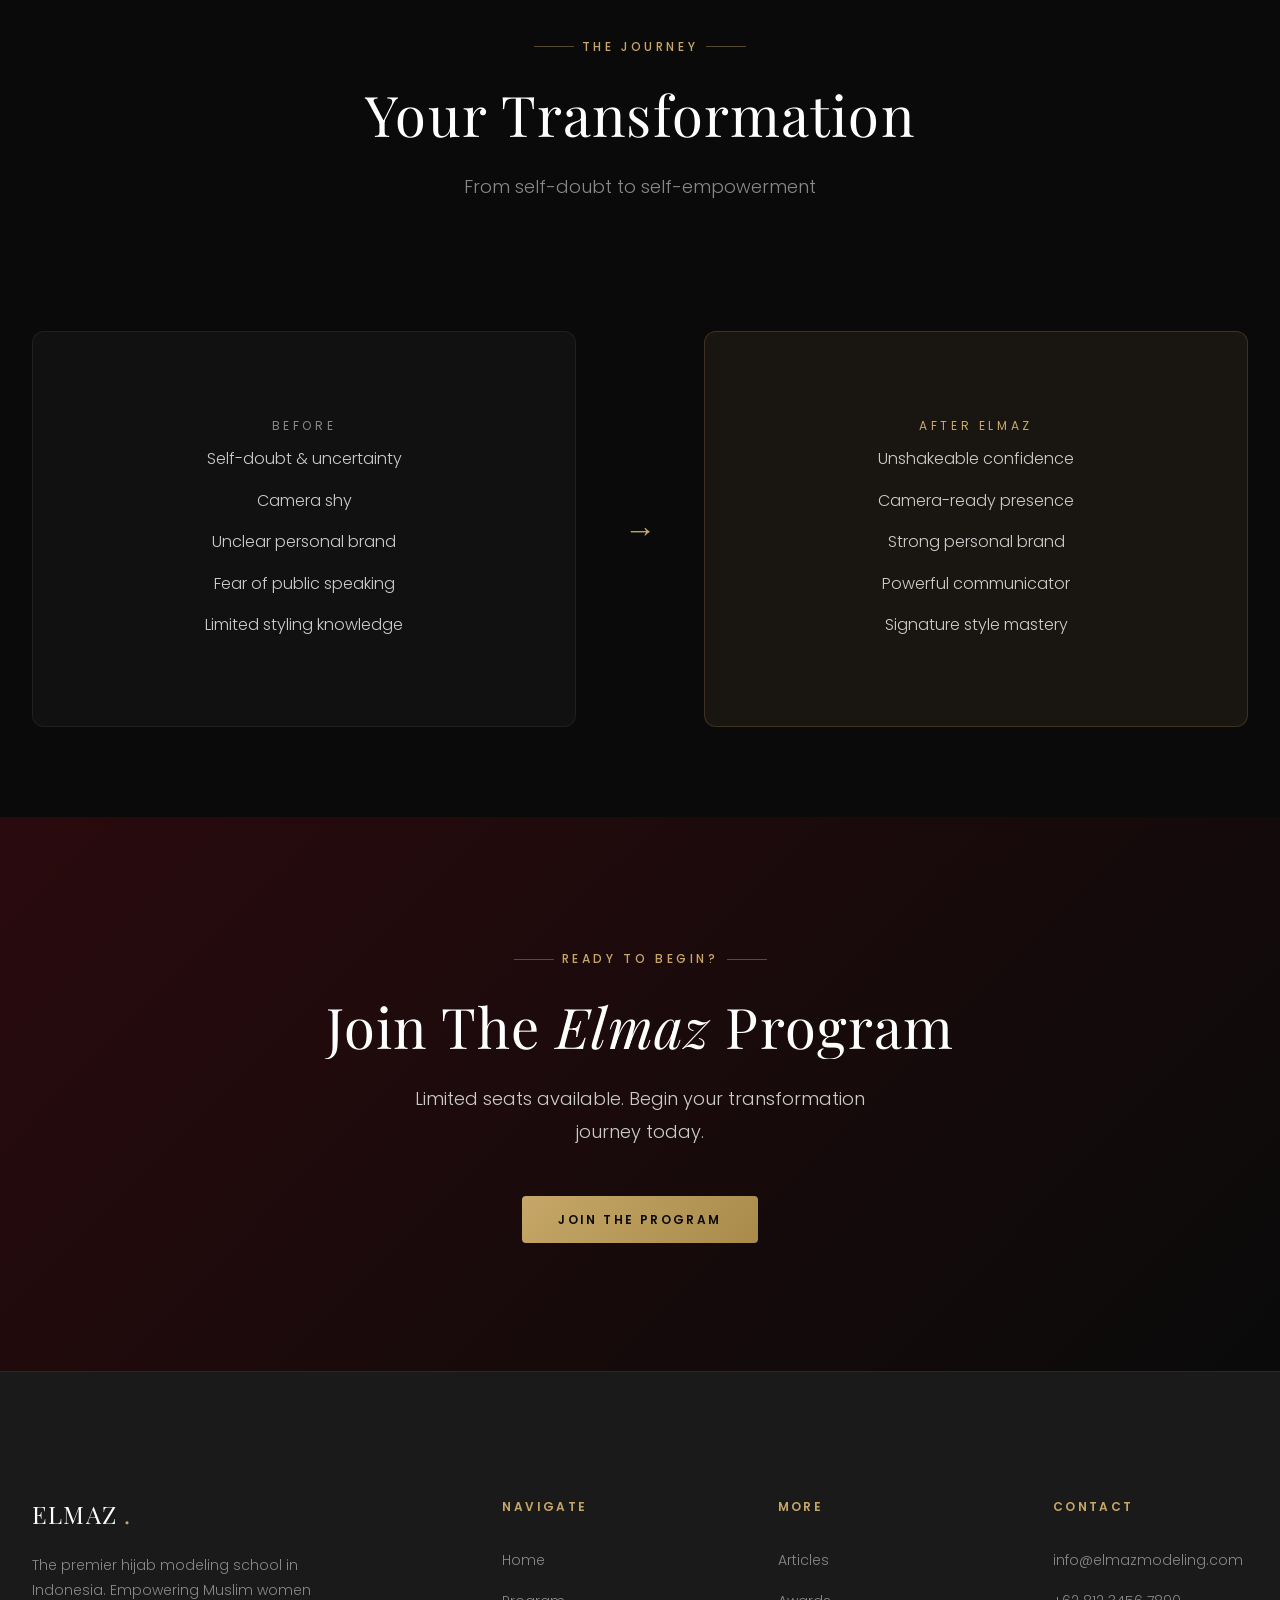
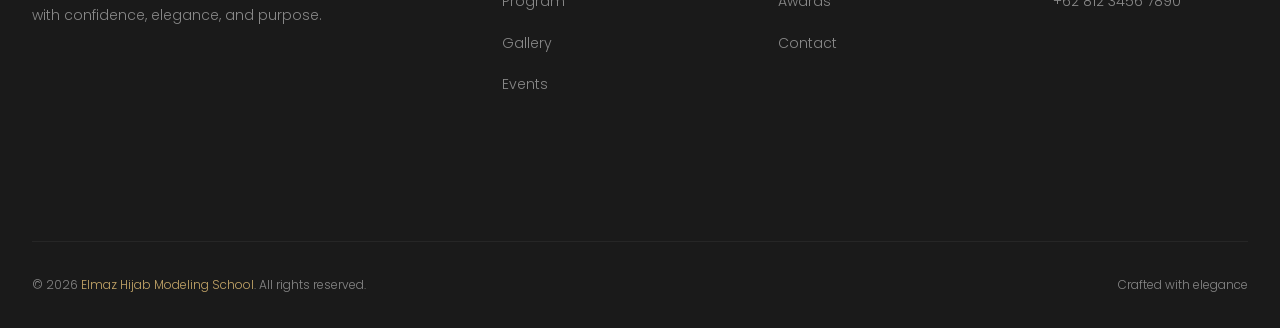
<file: program/index.html>
<!DOCTYPE html>
<html lang="id">
<head>
  <meta charset="UTF-8">
  <meta name="viewport" content="width=device-width, initial-scale=1.0">
  <title>The Elmaz Program — Elmaz Hijab Modeling School</title>
  <meta name="description" content="The exclusive Elmaz Program: Catwalk, Public Speaking, Personal Branding, Photoshoot Experience, and Styling. Transform your confidence and elegance.">
  <link rel="preconnect" href="https://fonts.googleapis.com">
  <link rel="preconnect" href="https://fonts.gstatic.com" crossorigin>
  <link href="https://fonts.googleapis.com/css2?family=Cinzel:wght@400;600;700&family=Playfair+Display:ital,wght@0,400;0,600;0,700;1,400;1,600&family=Poppins:wght@300;400;500;600;700&display=swap" rel="stylesheet">
  <link rel="stylesheet" href="../assets/css/base.css">
  <link rel="stylesheet" href="../assets/css/components.css">
  <link rel="stylesheet" href="../assets/css/animations.css">
  <link rel="stylesheet" href="../assets/css/program.css">
</head>
<body>

  <div class="preloader"><div class="preloader-content"><div class="preloader-logo">ELMAZ <span>MODELING</span></div><div class="preloader-line"></div></div></div>
  <div class="page-transition"></div>

  <!-- Navbar -->
  <nav class="navbar">
    <div class="container">
      <a href="../" class="nav-logo">ELMAZ <span>.</span></a>
      <ul class="nav-menu" id="navMenu">
        <li><a href="../" class="nav-link">Home</a></li>
        <li><a href="../program/" class="nav-link active">Program</a></li>
        <li><a href="../gallery/" class="nav-link">Gallery</a></li>
        <li><a href="../event/" class="nav-link">Events</a></li>
        <li><a href="../artikel/" class="nav-link">Articles</a></li>
        <li><a href="../awards/" class="nav-link">Awards</a></li>
        <li><a href="../contact/" class="nav-link">Contact</a></li>
      </ul>
      <button class="nav-toggle" id="navToggle" aria-label="Toggle menu"><span></span><span></span><span></span></button>
    </div>
  </nav>

  <!-- Program Hero -->
  <section class="program-hero">
    <img src="../assets/images/program-bg.png" alt="The Elmaz Program" class="program-hero-bg">
    <div class="program-hero-overlay"></div>
    <div class="program-hero-content">
      <span class="section-label">Exclusive Program</span>
      <h1>The <em>Elmaz</em><br>Program</h1>
      <p>Where transformation begins. Build your confidence, refine your elegance, and discover the model within you.</p>
      <a href="#curriculum" class="btn btn-gold">Explore Curriculum</a>
    </div>
  </section>

  <!-- Story -->
  <section class="section program-story">
    <div class="container">
      <div class="story-grid">
        <div class="story-image reveal-left">
          <img src="../assets/images/hero-1.png" alt="Elmaz story">
        </div>
        <div class="story-content reveal-right">
          <span class="section-label">Our Philosophy</span>
          <h2>More Than Modeling —<br>It's a <em>Transformation</em></h2>
          <div class="gold-divider" style="margin-left:0;"></div>
          <p>At Elmaz, we believe that every woman carries an inner light — a unique presence that, once unlocked, can inspire the world. Our program is not just about walking the runway; it's about discovering your authentic self.</p>
          <p>Through carefully crafted sessions led by industry professionals, you'll learn to command attention, speak with impact, and present yourself with timeless elegance.</p>
          <div class="story-quote">
            <p>"Confidence is not about being perfect. It's about embracing your uniqueness with grace."</p>
          </div>
        </div>
      </div>
    </div>
  </section>

  <!-- Curriculum -->
  <section class="section program-curriculum" id="curriculum">
    <div class="container">
      <div class="section-header reveal">
        <span class="section-label">What You'll Learn</span>
        <h2 class="section-title">The Curriculum</h2>
        <p class="section-subtitle">Five pillars of elegance designed to transform you inside and out</p>
      </div>
      <div class="curriculum-grid reveal-stagger">
        <div class="curriculum-card tilt-card">
          <div class="curriculum-icon">👠</div>
          <h3>Catwalk</h3>
          <p>Master the art of runway walking with confidence, posture, and elegance that commands every room you enter.</p>
        </div>
        <div class="curriculum-card tilt-card">
          <div class="curriculum-icon">🎤</div>
          <h3>Public Speaking</h3>
          <p>Find your voice and learn to communicate with impact, clarity, and charisma in any setting.</p>
        </div>
        <div class="curriculum-card tilt-card">
          <div class="curriculum-icon">✨</div>
          <h3>Personal Branding</h3>
          <p>Build a powerful personal brand that reflects your authentic self and opens doors to new opportunities.</p>
        </div>
        <div class="curriculum-card tilt-card">
          <div class="curriculum-icon">📸</div>
          <h3>Photoshoot Experience</h3>
          <p>Learn how to work with cameras, understand your angles, and create stunning visual narratives.</p>
        </div>
        <div class="curriculum-card tilt-card">
          <div class="curriculum-icon">👗</div>
          <h3>Styling</h3>
          <p>Discover the art of modest fashion styling, color coordination, and creating looks that express your personality.</p>
        </div>
      </div>
    </div>
  </section>

  <!-- Transformation -->
  <section class="section program-transform">
    <div class="container">
      <div class="section-header reveal">
        <span class="section-label">The Journey</span>
        <h2 class="section-title">Your Transformation</h2>
        <p class="section-subtitle">From self-doubt to self-empowerment</p>
      </div>
      <div class="transform-grid reveal">
        <div class="transform-before">
          <span class="transform-label">Before</span>
          <ul class="transform-items">
            <li>Self-doubt & uncertainty</li>
            <li>Camera shy</li>
            <li>Unclear personal brand</li>
            <li>Fear of public speaking</li>
            <li>Limited styling knowledge</li>
          </ul>
        </div>
        <div class="transform-arrow">→</div>
        <div class="transform-after">
          <span class="transform-label">After Elmaz</span>
          <ul class="transform-items">
            <li>Unshakeable confidence</li>
            <li>Camera-ready presence</li>
            <li>Strong personal brand</li>
            <li>Powerful communicator</li>
            <li>Signature style mastery</li>
          </ul>
        </div>
      </div>
    </div>
  </section>

  <!-- CTA -->
  <section class="section program-cta">
    <div class="program-cta-bg"></div>
    <div class="program-cta-content reveal">
      <span class="section-label">Ready to Begin?</span>
      <h2>Join The <em>Elmaz</em> Program</h2>
      <p>Limited seats available. Begin your transformation journey today.</p>
      <a href="https://wa.me/6281234567890?text=Saya%20ingin%20mendaftar%20The%20Elmaz%20Program" target="_blank" class="btn btn-gold">JOIN THE PROGRAM</a>
    </div>
  </section>

  <!-- Footer -->
  <footer class="footer">
    <div class="container">
      <div class="footer-grid">
        <div class="footer-brand">
          <h3>ELMAZ <span>.</span></h3>
          <p>The premier hijab modeling school in Indonesia. Empowering Muslim women with confidence, elegance, and purpose.</p>
        </div>
        <div class="footer-col">
          <h4 class="footer-heading">Navigate</h4>
          <ul class="footer-links">
            <li><a href="../">Home</a></li>
            <li><a href="../program/">Program</a></li>
            <li><a href="../gallery/">Gallery</a></li>
            <li><a href="../event/">Events</a></li>
          </ul>
        </div>
        <div class="footer-col">
          <h4 class="footer-heading">More</h4>
          <ul class="footer-links">
            <li><a href="../artikel/">Articles</a></li>
            <li><a href="../awards/">Awards</a></li>
            <li><a href="../contact/">Contact</a></li>
          </ul>
        </div>
        <div class="footer-col">
          <h4 class="footer-heading">Contact</h4>
          <ul class="footer-links">
            <li><a href="mailto:info@elmazmodeling.com">info@elmazmodeling.com</a></li>
            <li><a href="tel:+6281234567890">+62 812 3456 7890</a></li>
          </ul>
        </div>
      </div>
      <div class="footer-bottom">
        <p>&copy; 2026 <span>Elmaz Hijab Modeling School</span>. All rights reserved.</p>
        <p>Crafted with elegance</p>
      </div>
    </div>
  </footer>

  <a href="https://wa.me/6281234567890" target="_blank" class="whatsapp-float" aria-label="Chat WhatsApp">
    <svg viewBox="0 0 24 24"><path d="M17.472 14.382c-.297-.149-1.758-.867-2.03-.967-.273-.099-.471-.148-.67.15-.197.297-.767.966-.94 1.164-.173.199-.347.223-.644.075-.297-.15-1.255-.463-2.39-1.475-.883-.788-1.48-1.761-1.653-2.059-.173-.297-.018-.458.13-.606.134-.133.298-.347.446-.52.149-.174.198-.298.298-.497.099-.198.05-.371-.025-.52-.075-.149-.669-1.612-.916-2.207-.242-.579-.487-.5-.669-.51-.173-.008-.371-.01-.57-.01-.198 0-.52.074-.792.372-.272.297-1.04 1.016-1.04 2.479 0 1.462 1.065 2.875 1.213 3.074.149.198 2.096 3.2 5.077 4.487.709.306 1.262.489 1.694.625.712.227 1.36.195 1.871.118.571-.085 1.758-.719 2.006-1.413.248-.694.248-1.289.173-1.413-.074-.124-.272-.198-.57-.347m-5.421 7.403h-.004a9.87 9.87 0 01-5.031-1.378l-.361-.214-3.741.982.998-3.648-.235-.374a9.86 9.86 0 01-1.51-5.26c.001-5.45 4.436-9.884 9.888-9.884 2.64 0 5.122 1.03 6.988 2.898a9.825 9.825 0 012.893 6.994c-.003 5.45-4.437 9.884-9.885 9.884m8.413-18.297A11.815 11.815 0 0012.05 0C5.495 0 .16 5.335.157 11.892c0 2.096.547 4.142 1.588 5.945L.057 24l6.305-1.654a11.882 11.882 0 005.683 1.448h.005c6.554 0 11.89-5.335 11.893-11.893a11.821 11.821 0 00-3.48-8.413z"/></svg>
  </a>
  <button class="chatbot-toggle" id="chatbotToggle" aria-label="Open chat">
    <svg viewBox="0 0 24 24"><path d="M21 15a2 2 0 0 1-2 2H7l-4 4V5a2 2 0 0 1 2-2h14a2 2 0 0 1 2 2z" fill="none" stroke="currentColor" stroke-width="2" stroke-linecap="round" stroke-linejoin="round"/></svg>
  </button>
  <div class="chatbot-window" id="chatbotWindow">
    <div class="chatbot-header"><div class="chatbot-avatar">E</div><div class="chatbot-header-info"><h4>Elmaz Assistant</h4><p>Online now</p></div></div>
    <div class="chatbot-messages" id="chatMessages"></div>
    <div class="chatbot-input"><input type="text" placeholder="Ketik pesan..." id="chatInput"><button id="chatSend" aria-label="Send"><svg viewBox="0 0 24 24"><path d="M22 2L11 13M22 2l-7 20-4-9-9-4 20-7z"/></svg></button></div>
  </div>

  <script src="../assets/js/app.js"></script>
  <script src="../assets/js/animations.js"></script>
  <script src="../assets/js/chatbot.js"></script>
</body>
</html>
</file>
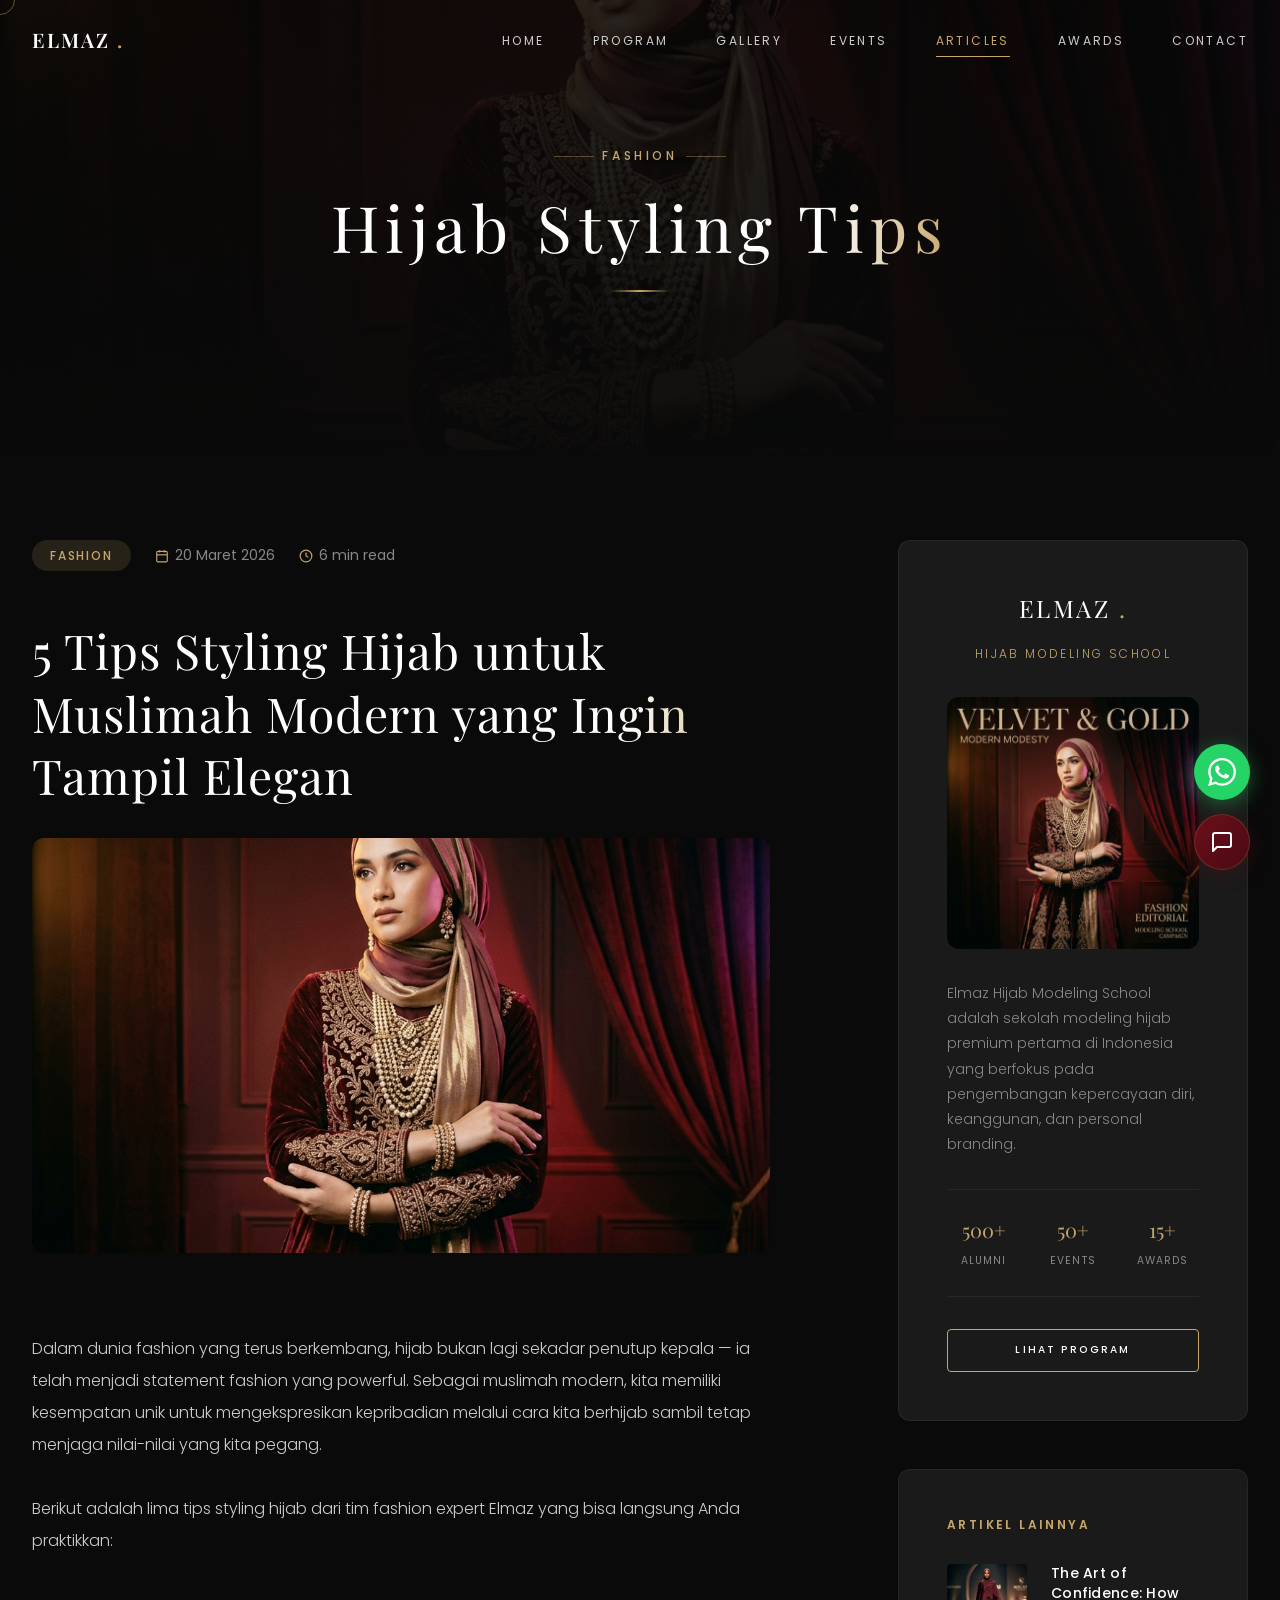
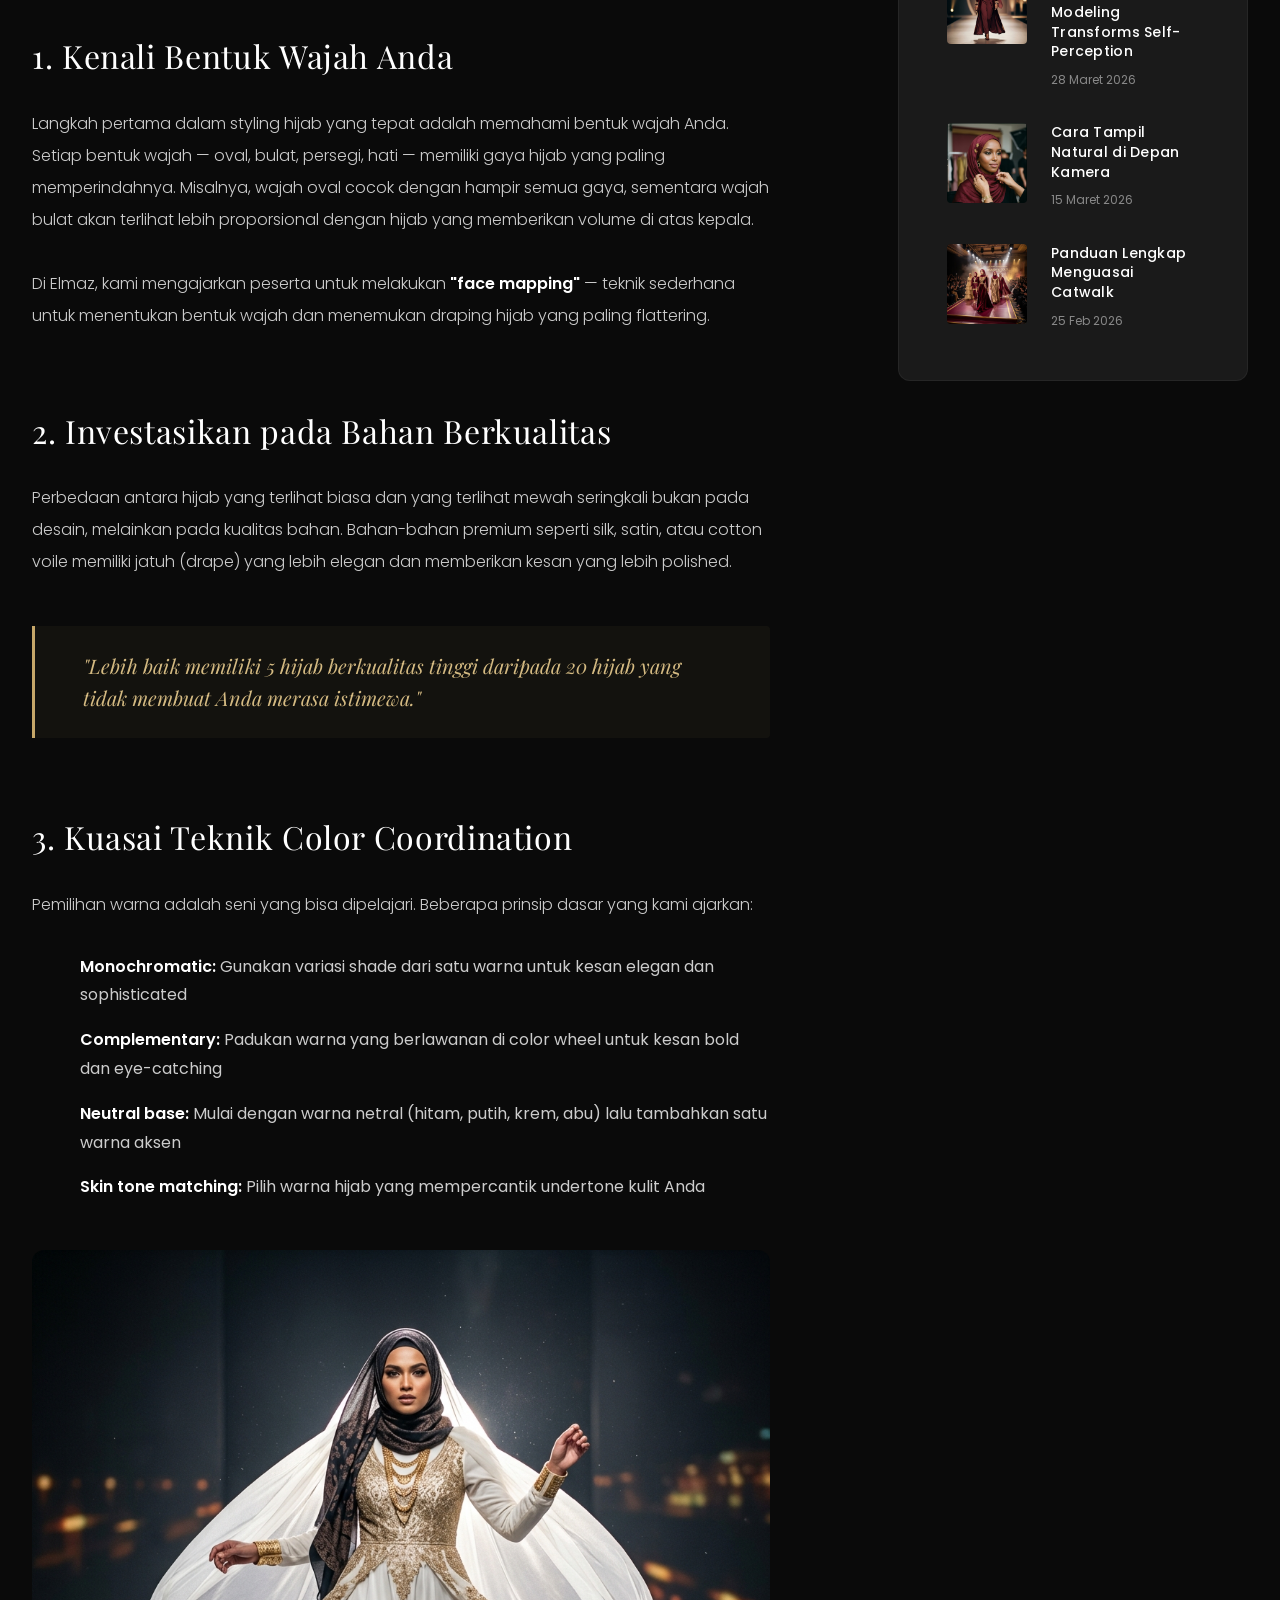
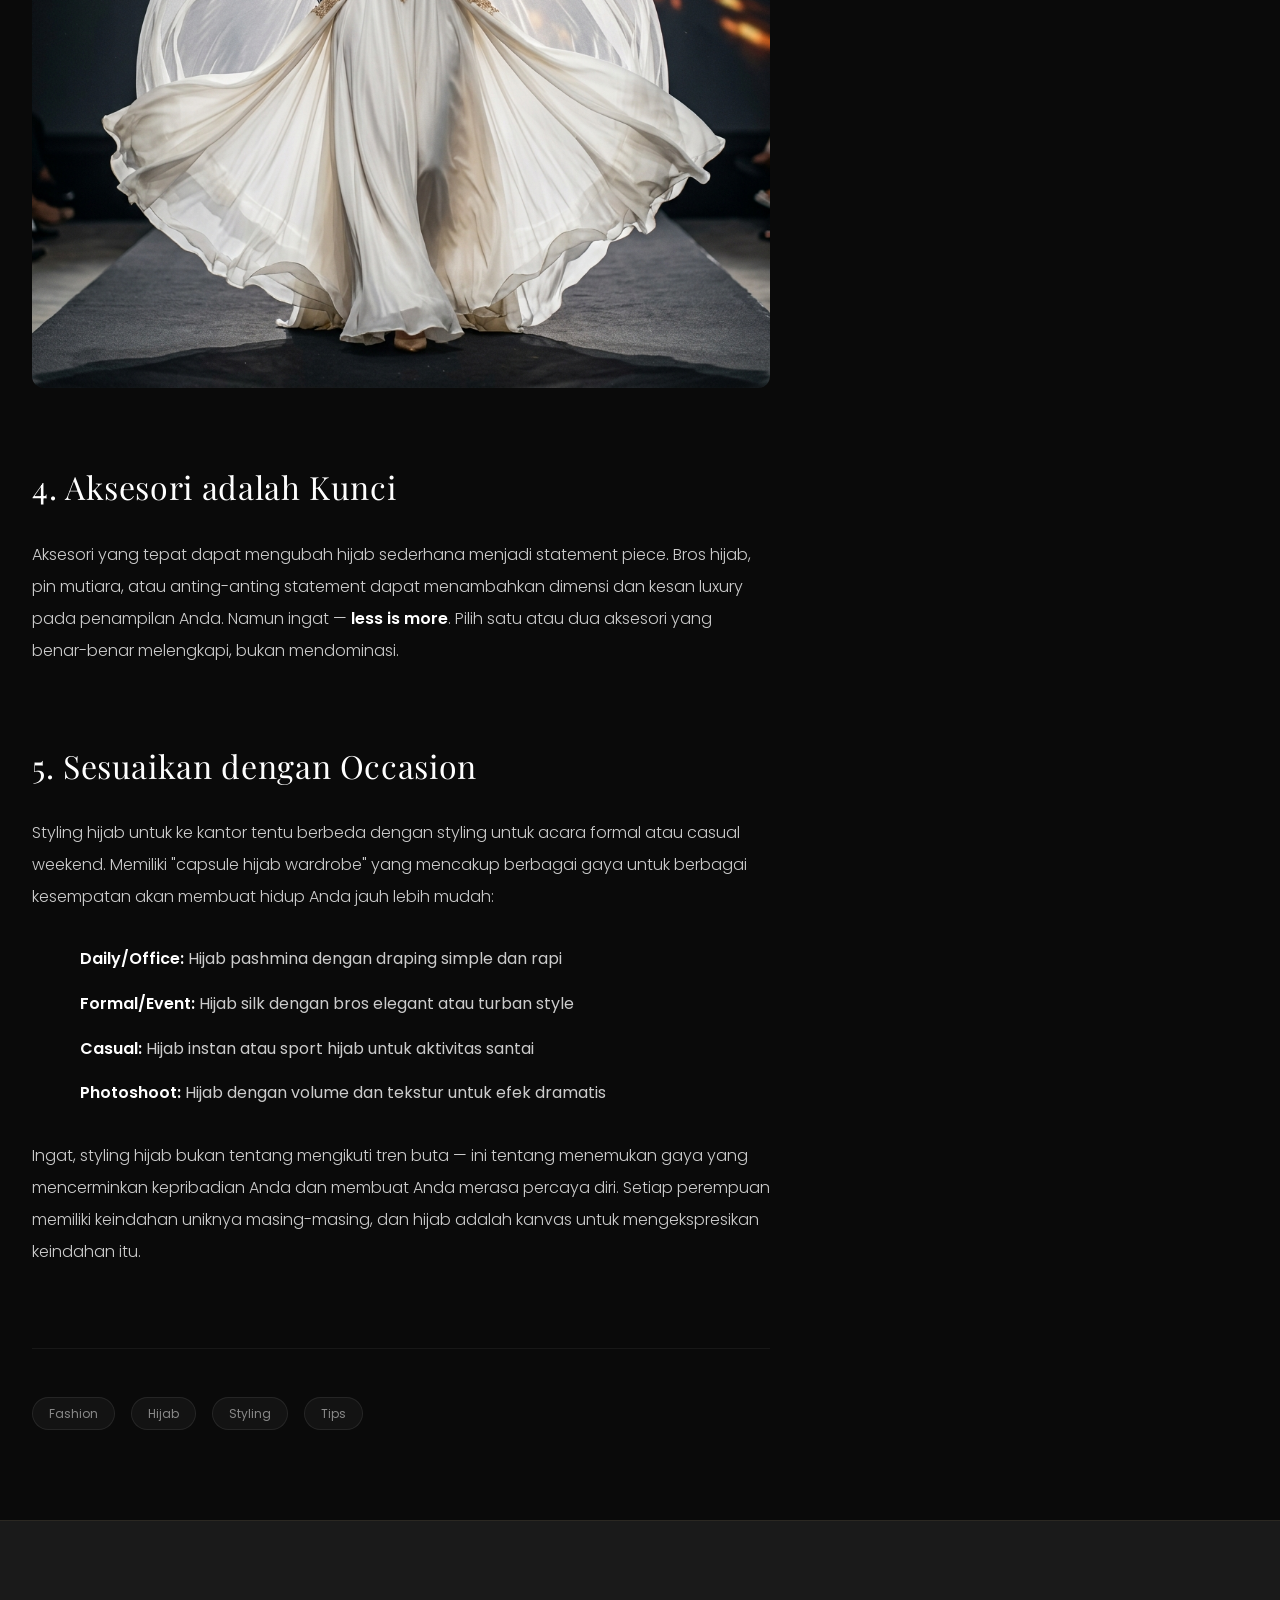
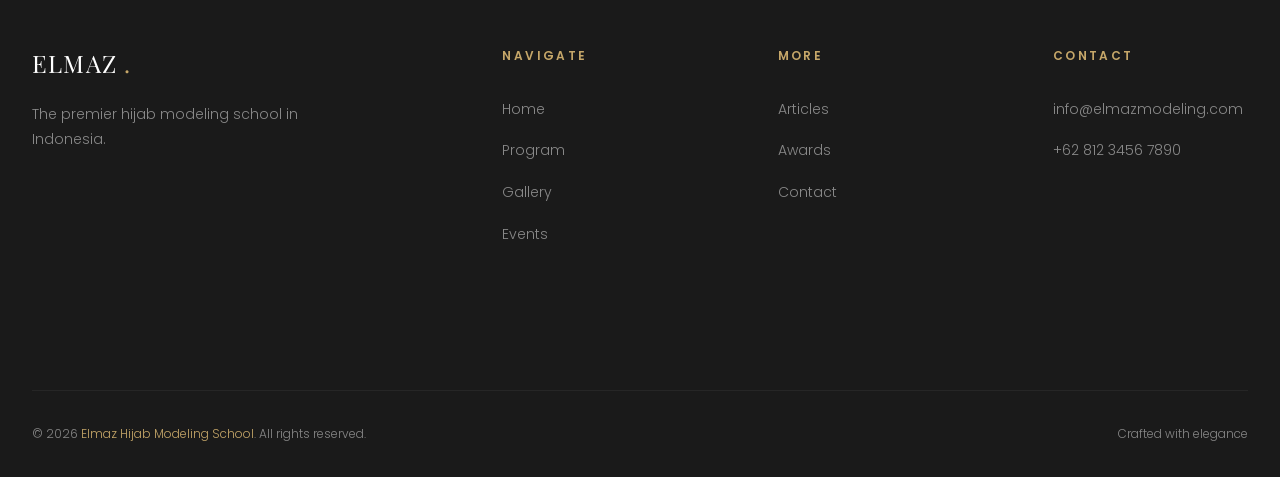
<file: artikel/hijab-styling-tips/index.html>
<!DOCTYPE html>
<html lang="id">
<head>
  <meta charset="UTF-8">
  <meta name="viewport" content="width=device-width, initial-scale=1.0">
  <title>5 Tips Styling Hijab — Elmaz Hijab Modeling School</title>
  <meta name="description" content="Tips dan trik styling hijab dari fashion expert Elmaz untuk tampil elegan setiap hari.">
  <link rel="preconnect" href="https://fonts.googleapis.com">
  <link rel="preconnect" href="https://fonts.gstatic.com" crossorigin>
  <link href="https://fonts.googleapis.com/css2?family=Cinzel:wght@400;600;700&family=Playfair+Display:ital,wght@0,400;0,600;0,700;1,400;1,600&family=Poppins:wght@300;400;500;600;700&display=swap" rel="stylesheet">
  <link rel="stylesheet" href="../../assets/css/base.css">
  <link rel="stylesheet" href="../../assets/css/components.css">
  <link rel="stylesheet" href="../../assets/css/animations.css">
  <link rel="stylesheet" href="../../assets/css/article-detail.css">
</head>
<body>
  <div class="preloader"><div class="preloader-content"><div class="preloader-logo">ELMAZ <span>MODELING</span></div><div class="preloader-line"></div></div></div>
  <div class="page-transition"></div>
  <nav class="navbar"><div class="container"><a href="../../" class="nav-logo">ELMAZ <span>.</span></a><ul class="nav-menu" id="navMenu"><li><a href="../../" class="nav-link">Home</a></li><li><a href="../../program/" class="nav-link">Program</a></li><li><a href="../../gallery/" class="nav-link">Gallery</a></li><li><a href="../../event/" class="nav-link">Events</a></li><li><a href="../../artikel/" class="nav-link active">Articles</a></li><li><a href="../../awards/" class="nav-link">Awards</a></li><li><a href="../../contact/" class="nav-link">Contact</a></li></ul><button class="nav-toggle" id="navToggle" aria-label="Menu"><span></span><span></span><span></span></button></div></nav>

  <div class="page-header"><img src="../../assets/images/gallery-fashion.png" alt="Hijab Styling" class="page-header-bg"><div class="page-header-overlay"></div><div class="page-header-content"><span class="section-label">Fashion</span><h1>Hijab Styling Tips</h1><div class="gold-divider"></div></div></div>

  <section class="section"><div class="container"><div class="article-detail-layout">
    <article class="article-main">
      <div class="article-meta">
        <span class="article-meta-category">Fashion</span>
        <span class="article-meta-date"><svg viewBox="0 0 24 24" stroke-width="2"><rect x="3" y="4" width="18" height="18" rx="2"/><line x1="16" y1="2" x2="16" y2="6"/><line x1="8" y1="2" x2="8" y2="6"/><line x1="3" y1="10" x2="21" y2="10"/></svg> 20 Maret 2026</span>
        <span class="article-meta-read"><svg viewBox="0 0 24 24" stroke-width="2"><circle cx="12" cy="12" r="10"/><polyline points="12 6 12 12 16 14"/></svg> 6 min read</span>
      </div>
      <h1 class="article-detail-title">5 Tips Styling Hijab untuk Muslimah Modern yang Ingin Tampil Elegan</h1>
      <div class="article-featured-image"><img src="../../assets/images/gallery-fashion.png" alt="Hijab Styling Tips"></div>
      <div class="article-body">
        <p>Dalam dunia fashion yang terus berkembang, hijab bukan lagi sekadar penutup kepala — ia telah menjadi statement fashion yang powerful. Sebagai muslimah modern, kita memiliki kesempatan unik untuk mengekspresikan kepribadian melalui cara kita berhijab sambil tetap menjaga nilai-nilai yang kita pegang.</p>

        <p>Berikut adalah lima tips styling hijab dari tim fashion expert Elmaz yang bisa langsung Anda praktikkan:</p>

        <h2>1. Kenali Bentuk Wajah Anda</h2>
        <p>Langkah pertama dalam styling hijab yang tepat adalah memahami bentuk wajah Anda. Setiap bentuk wajah — oval, bulat, persegi, hati — memiliki gaya hijab yang paling memperindahnya. Misalnya, wajah oval cocok dengan hampir semua gaya, sementara wajah bulat akan terlihat lebih proporsional dengan hijab yang memberikan volume di atas kepala.</p>

        <p>Di Elmaz, kami mengajarkan peserta untuk melakukan <strong>"face mapping"</strong> — teknik sederhana untuk menentukan bentuk wajah dan menemukan draping hijab yang paling flattering.</p>

        <h2>2. Investasikan pada Bahan Berkualitas</h2>
        <p>Perbedaan antara hijab yang terlihat biasa dan yang terlihat mewah seringkali bukan pada desain, melainkan pada kualitas bahan. Bahan-bahan premium seperti silk, satin, atau cotton voile memiliki jatuh (drape) yang lebih elegan dan memberikan kesan yang lebih polished.</p>

        <blockquote><p>"Lebih baik memiliki 5 hijab berkualitas tinggi daripada 20 hijab yang tidak membuat Anda merasa istimewa."</p></blockquote>

        <h2>3. Kuasai Teknik Color Coordination</h2>
        <p>Pemilihan warna adalah seni yang bisa dipelajari. Beberapa prinsip dasar yang kami ajarkan:</p>
        <ul>
          <li><strong>Monochromatic:</strong> Gunakan variasi shade dari satu warna untuk kesan elegan dan sophisticated</li>
          <li><strong>Complementary:</strong> Padukan warna yang berlawanan di color wheel untuk kesan bold dan eye-catching</li>
          <li><strong>Neutral base:</strong> Mulai dengan warna netral (hitam, putih, krem, abu) lalu tambahkan satu warna aksen</li>
          <li><strong>Skin tone matching:</strong> Pilih warna hijab yang mempercantik undertone kulit Anda</li>
        </ul>

        <img src="../../assets/images/hero-3.png" alt="Color coordination example">

        <h2>4. Aksesori adalah Kunci</h2>
        <p>Aksesori yang tepat dapat mengubah hijab sederhana menjadi statement piece. Bros hijab, pin mutiara, atau anting-anting statement dapat menambahkan dimensi dan kesan luxury pada penampilan Anda. Namun ingat — <strong>less is more</strong>. Pilih satu atau dua aksesori yang benar-benar melengkapi, bukan mendominasi.</p>

        <h2>5. Sesuaikan dengan Occasion</h2>
        <p>Styling hijab untuk ke kantor tentu berbeda dengan styling untuk acara formal atau casual weekend. Memiliki "capsule hijab wardrobe" yang mencakup berbagai gaya untuk berbagai kesempatan akan membuat hidup Anda jauh lebih mudah:</p>
        <ul>
          <li><strong>Daily/Office:</strong> Hijab pashmina dengan draping simple dan rapi</li>
          <li><strong>Formal/Event:</strong> Hijab silk dengan bros elegant atau turban style</li>
          <li><strong>Casual:</strong> Hijab instan atau sport hijab untuk aktivitas santai</li>
          <li><strong>Photoshoot:</strong> Hijab dengan volume dan tekstur untuk efek dramatis</li>
        </ul>

        <p>Ingat, styling hijab bukan tentang mengikuti tren buta — ini tentang menemukan gaya yang mencerminkan kepribadian Anda dan membuat Anda merasa percaya diri. Setiap perempuan memiliki keindahan uniknya masing-masing, dan hijab adalah kanvas untuk mengekspresikan keindahan itu.</p>
      </div>
      <div class="article-tags"><span class="article-tag">Fashion</span><span class="article-tag">Hijab</span><span class="article-tag">Styling</span><span class="article-tag">Tips</span></div>
    </article>

    <aside class="article-sidebar">
      <div class="company-profile-card"><div class="company-profile-logo">ELMAZ <span>.</span></div><p class="company-profile-tagline">Hijab Modeling School</p><div class="company-profile-image"><img src="../../assets/images/gallery-fashion.png" alt="Elmaz"></div><p class="company-profile-desc">Elmaz Hijab Modeling School adalah sekolah modeling hijab premium pertama di Indonesia yang berfokus pada pengembangan kepercayaan diri, keanggunan, dan personal branding.</p><div class="company-profile-stats"><div class="company-profile-stat"><span class="number">500+</span><span class="label">Alumni</span></div><div class="company-profile-stat"><span class="number">50+</span><span class="label">Events</span></div><div class="company-profile-stat"><span class="number">15+</span><span class="label">Awards</span></div></div><a href="../../program/" class="btn btn-outline">Lihat Program</a></div>
      <div class="sidebar-section"><h3 class="sidebar-heading">Artikel Lainnya</h3>
        <a href="../../artikel/the-art-of-confidence/" class="related-article"><div class="related-article-image"><img src="../../assets/images/hero-1.png" alt="Confidence"></div><div class="related-article-content"><h4>The Art of Confidence: How Modeling Transforms Self-Perception</h4><span>28 Maret 2026</span></div></a>
        <a href="../../artikel/natural-camera/" class="related-article"><div class="related-article-image"><img src="../../assets/images/gallery-studio.png" alt="Camera"></div><div class="related-article-content"><h4>Cara Tampil Natural di Depan Kamera</h4><span>15 Maret 2026</span></div></a>
        <a href="../../artikel/mastering-catwalk/" class="related-article"><div class="related-article-image"><img src="../../assets/images/gallery-catwalk.png" alt="Catwalk"></div><div class="related-article-content"><h4>Panduan Lengkap Menguasai Catwalk</h4><span>25 Feb 2026</span></div></a>
      </div>
    </aside>
  </div></div></section>

  <footer class="footer"><div class="container"><div class="footer-grid"><div class="footer-brand"><h3>ELMAZ <span>.</span></h3><p>The premier hijab modeling school in Indonesia.</p></div><div class="footer-col"><h4 class="footer-heading">Navigate</h4><ul class="footer-links"><li><a href="../../">Home</a></li><li><a href="../../program/">Program</a></li><li><a href="../../gallery/">Gallery</a></li><li><a href="../../event/">Events</a></li></ul></div><div class="footer-col"><h4 class="footer-heading">More</h4><ul class="footer-links"><li><a href="../../artikel/">Articles</a></li><li><a href="../../awards/">Awards</a></li><li><a href="../../contact/">Contact</a></li></ul></div><div class="footer-col"><h4 class="footer-heading">Contact</h4><ul class="footer-links"><li><a href="mailto:info@elmazmodeling.com">info@elmazmodeling.com</a></li><li><a href="tel:+6281234567890">+62 812 3456 7890</a></li></ul></div></div><div class="footer-bottom"><p>&copy; 2026 <span>Elmaz Hijab Modeling School</span>. All rights reserved.</p><p>Crafted with elegance</p></div></div></footer>
  <a href="https://wa.me/6281234567890" target="_blank" class="whatsapp-float" aria-label="WhatsApp"><svg viewBox="0 0 24 24"><path d="M17.472 14.382c-.297-.149-1.758-.867-2.03-.967-.273-.099-.471-.148-.67.15-.197.297-.767.966-.94 1.164-.173.199-.347.223-.644.075-.297-.15-1.255-.463-2.39-1.475-.883-.788-1.48-1.761-1.653-2.059-.173-.297-.018-.458.13-.606.134-.133.298-.347.446-.52.149-.174.198-.298.298-.497.099-.198.05-.371-.025-.52-.075-.149-.669-1.612-.916-2.207-.242-.579-.487-.5-.669-.51-.173-.008-.371-.01-.57-.01-.198 0-.52.074-.792.372-.272.297-1.04 1.016-1.04 2.479 0 1.462 1.065 2.875 1.213 3.074.149.198 2.096 3.2 5.077 4.487.709.306 1.262.489 1.694.625.712.227 1.36.195 1.871.118.571-.085 1.758-.719 2.006-1.413.248-.694.248-1.289.173-1.413-.074-.124-.272-.198-.57-.347m-5.421 7.403h-.004a9.87 9.87 0 01-5.031-1.378l-.361-.214-3.741.982.998-3.648-.235-.374a9.86 9.86 0 01-1.51-5.26c.001-5.45 4.436-9.884 9.888-9.884 2.64 0 5.122 1.03 6.988 2.898a9.825 9.825 0 012.893 6.994c-.003 5.45-4.437 9.884-9.885 9.884m8.413-18.297A11.815 11.815 0 0012.05 0C5.495 0 .16 5.335.157 11.892c0 2.096.547 4.142 1.588 5.945L.057 24l6.305-1.654a11.882 11.882 0 005.683 1.448h.005c6.554 0 11.89-5.335 11.893-11.893a11.821 11.821 0 00-3.48-8.413z"/></svg></a>
  <button class="chatbot-toggle" id="chatbotToggle" aria-label="Chat"><svg viewBox="0 0 24 24"><path d="M21 15a2 2 0 0 1-2 2H7l-4 4V5a2 2 0 0 1 2-2h14a2 2 0 0 1 2 2z" fill="none" stroke="currentColor" stroke-width="2" stroke-linecap="round" stroke-linejoin="round"/></svg></button>
  <div class="chatbot-window" id="chatbotWindow"><div class="chatbot-header"><div class="chatbot-avatar">E</div><div class="chatbot-header-info"><h4>Elmaz Assistant</h4><p>Online now</p></div></div><div class="chatbot-messages" id="chatMessages"></div><div class="chatbot-input"><input type="text" placeholder="Ketik pesan..." id="chatInput"><button id="chatSend" aria-label="Send"><svg viewBox="0 0 24 24"><path d="M22 2L11 13M22 2l-7 20-4-9-9-4 20-7z"/></svg></button></div></div>
  <script src="../../assets/js/app.js"></script><script src="../../assets/js/animations.js"></script><script src="../../assets/js/chatbot.js"></script>
</body>
</html>
</file>
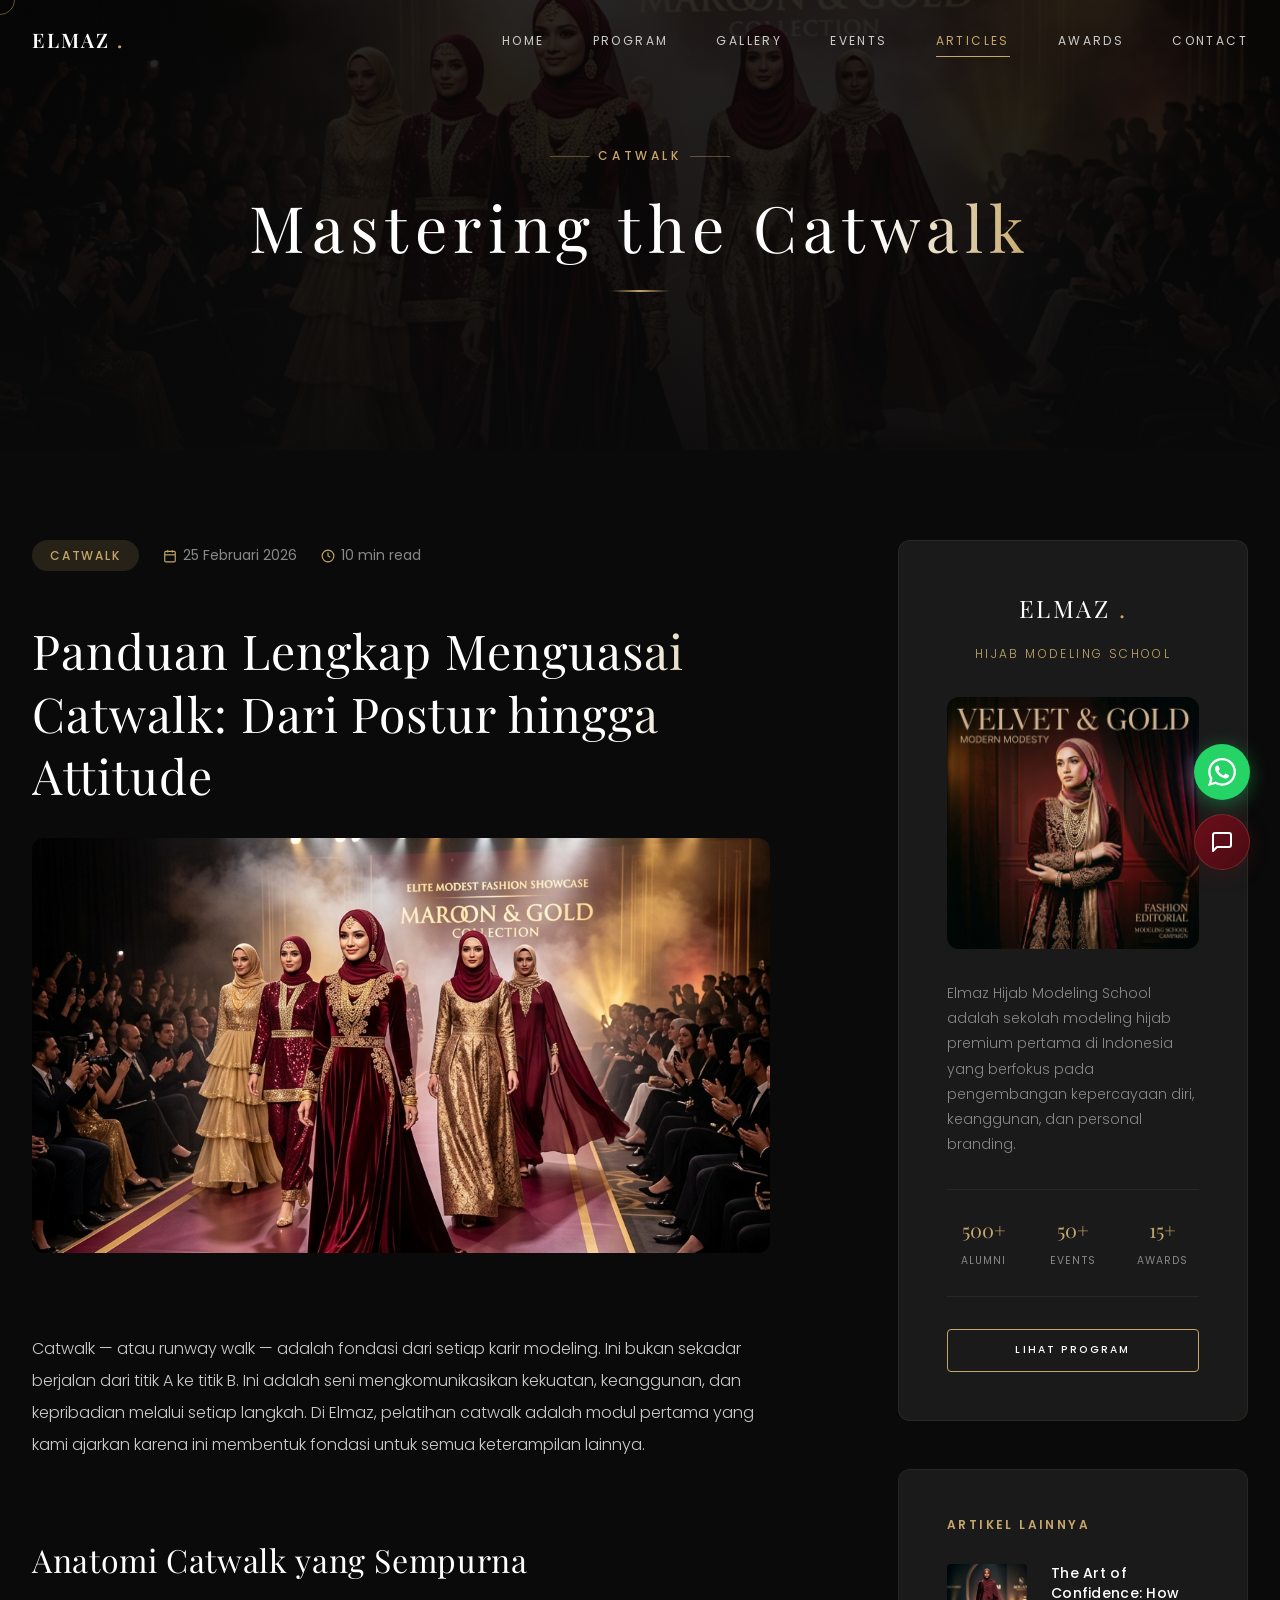
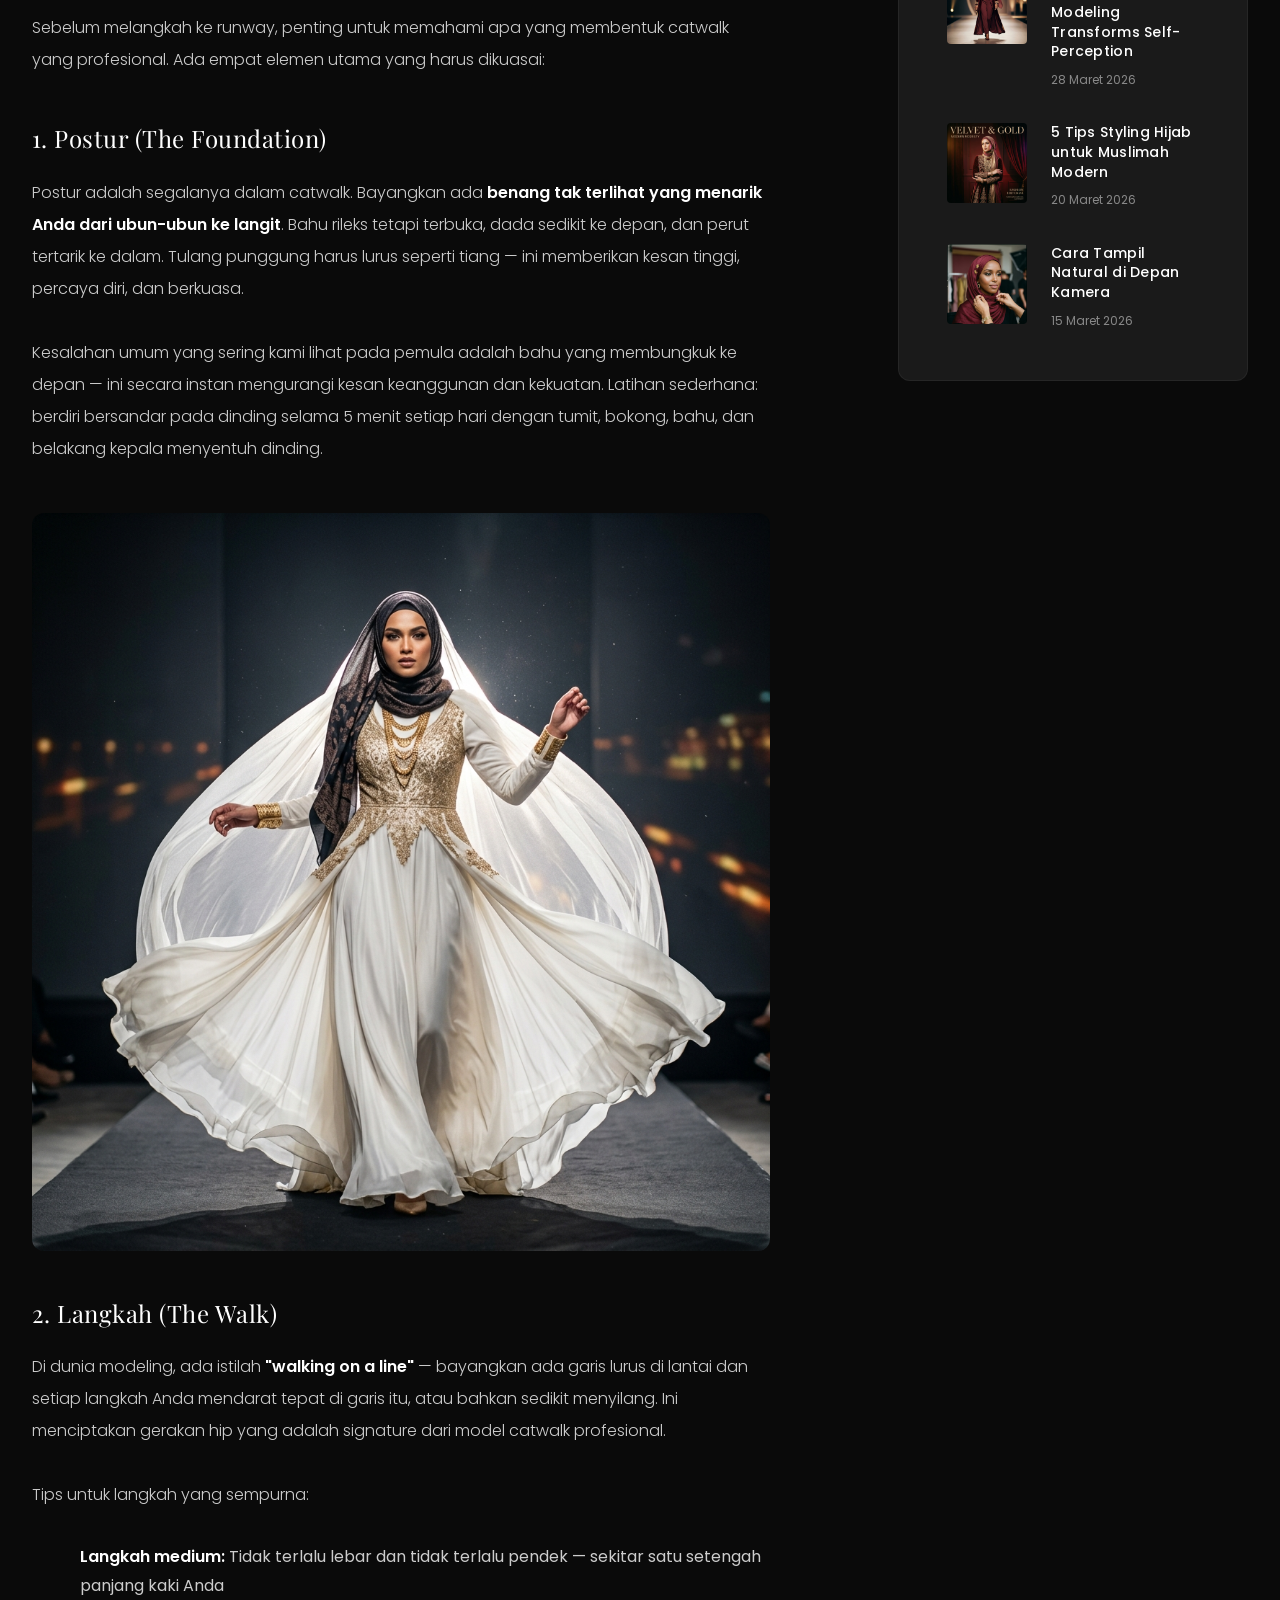
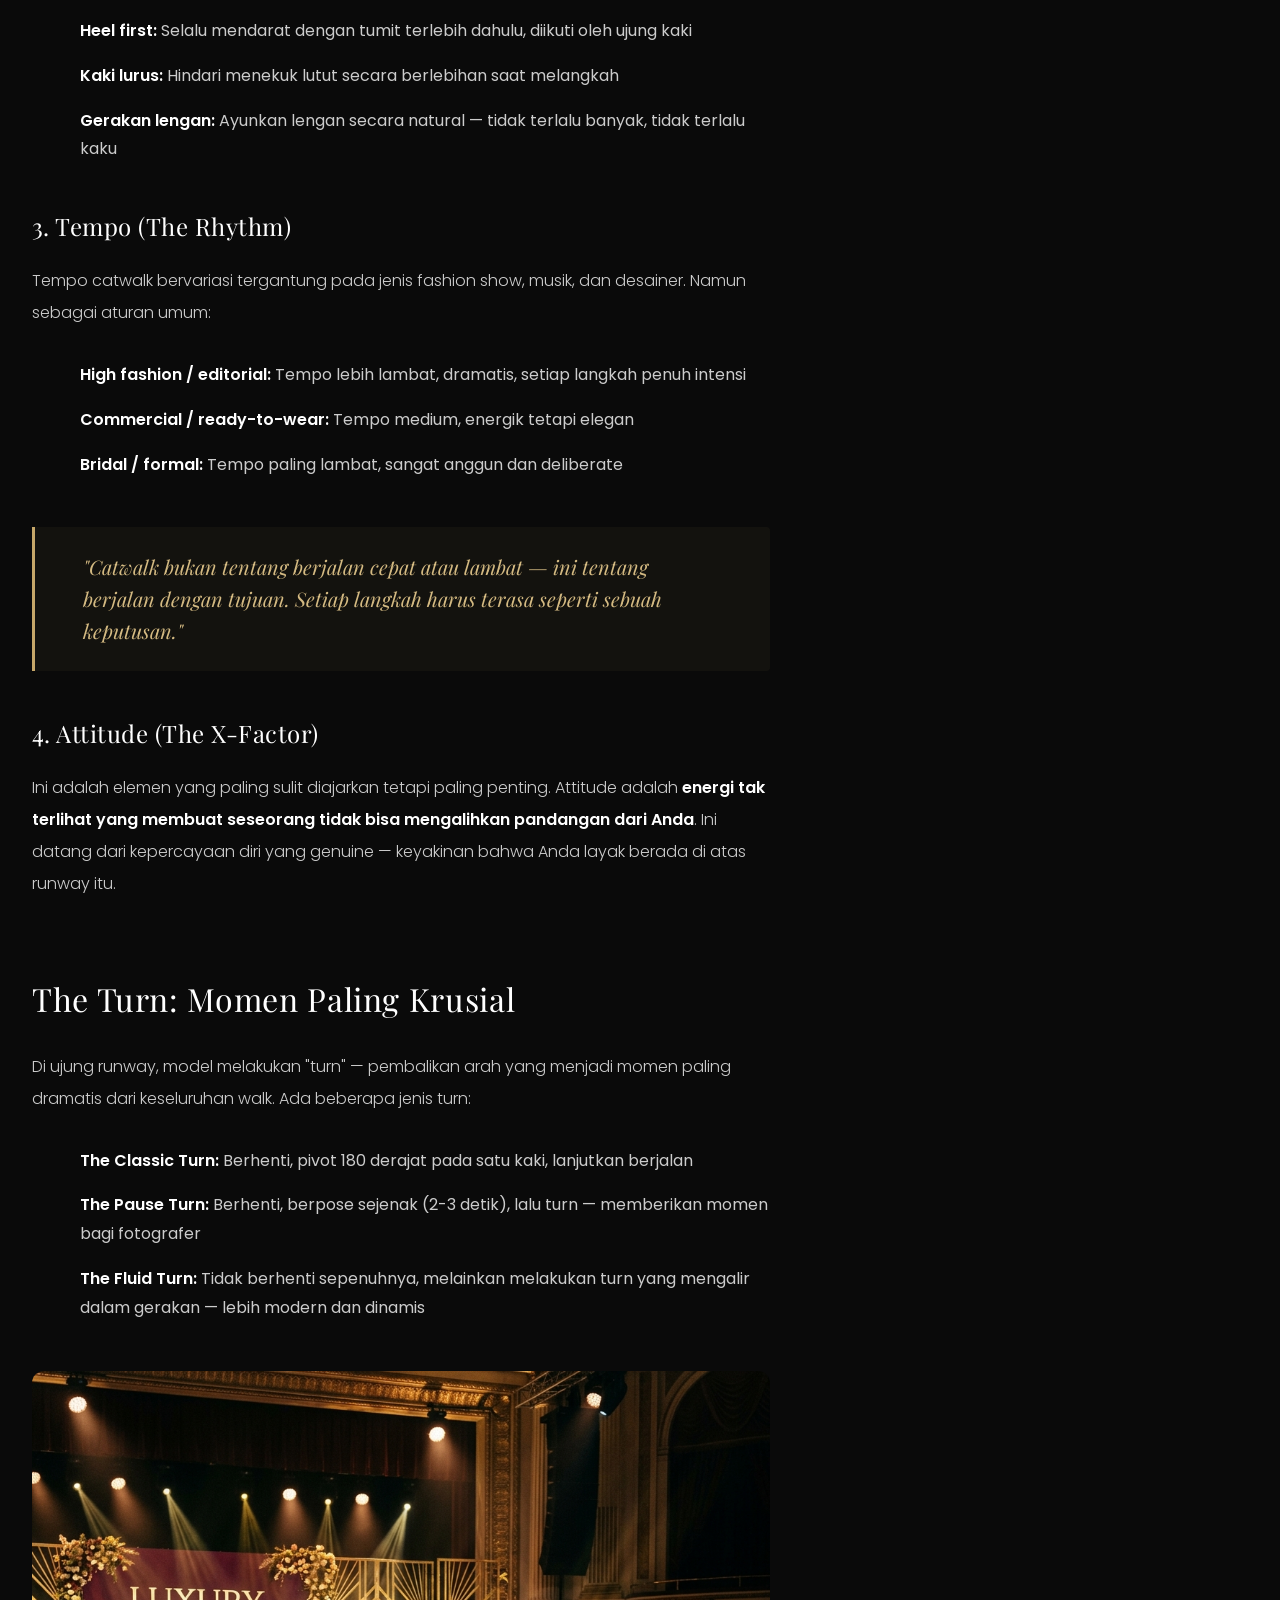
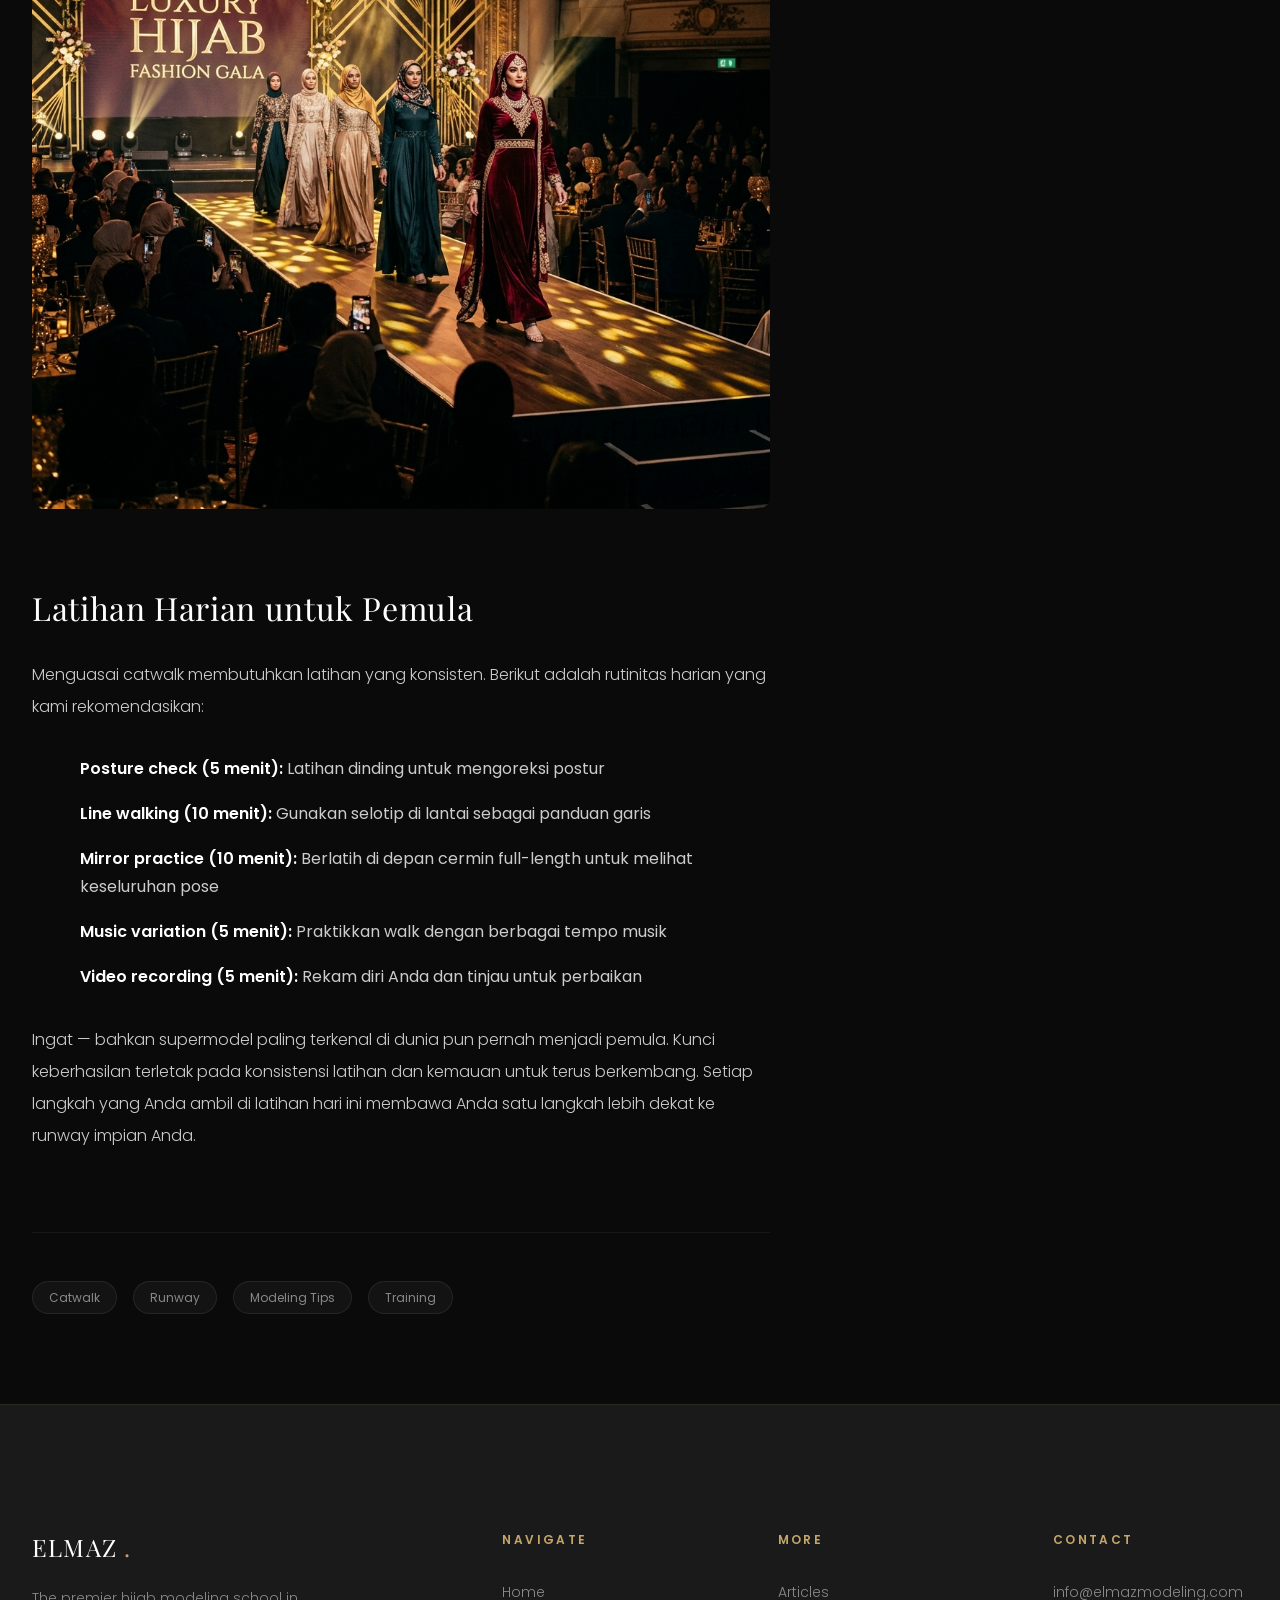
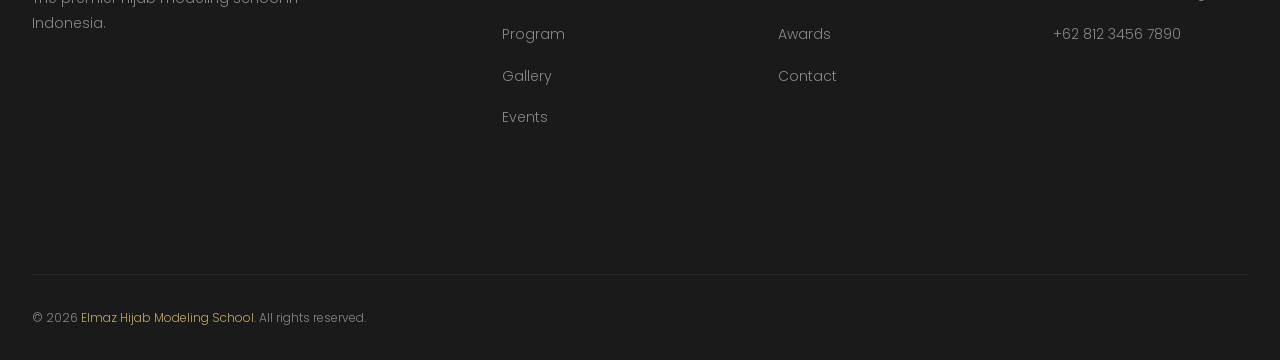
<file: artikel/mastering-catwalk/index.html>
<!DOCTYPE html>
<html lang="id">
<head>
  <meta charset="UTF-8">
  <meta name="viewport" content="width=device-width, initial-scale=1.0">
  <title>Panduan Menguasai Catwalk — Elmaz Hijab Modeling School</title>
  <meta name="description" content="Panduan lengkap menguasai catwalk dari postur, tempo, hingga ekspresi — langsung dari pelatih profesional Elmaz.">
  <link rel="preconnect" href="https://fonts.googleapis.com"><link rel="preconnect" href="https://fonts.gstatic.com" crossorigin>
  <link href="https://fonts.googleapis.com/css2?family=Cinzel:wght@400;600;700&family=Playfair+Display:ital,wght@0,400;0,600;0,700;1,400;1,600&family=Poppins:wght@300;400;500;600;700&display=swap" rel="stylesheet">
  <link rel="stylesheet" href="../../assets/css/base.css"><link rel="stylesheet" href="../../assets/css/components.css"><link rel="stylesheet" href="../../assets/css/animations.css"><link rel="stylesheet" href="../../assets/css/article-detail.css">
</head>
<body>
  <div class="preloader"><div class="preloader-content"><div class="preloader-logo">ELMAZ <span>MODELING</span></div><div class="preloader-line"></div></div></div><div class="page-transition"></div>
  <nav class="navbar"><div class="container"><a href="../../" class="nav-logo">ELMAZ <span>.</span></a><ul class="nav-menu" id="navMenu"><li><a href="../../" class="nav-link">Home</a></li><li><a href="../../program/" class="nav-link">Program</a></li><li><a href="../../gallery/" class="nav-link">Gallery</a></li><li><a href="../../event/" class="nav-link">Events</a></li><li><a href="../../artikel/" class="nav-link active">Articles</a></li><li><a href="../../awards/" class="nav-link">Awards</a></li><li><a href="../../contact/" class="nav-link">Contact</a></li></ul><button class="nav-toggle" id="navToggle" aria-label="Menu"><span></span><span></span><span></span></button></div></nav>

  <div class="page-header"><img src="../../assets/images/gallery-catwalk.png" alt="Catwalk" class="page-header-bg"><div class="page-header-overlay"></div><div class="page-header-content"><span class="section-label">Catwalk</span><h1>Mastering the Catwalk</h1><div class="gold-divider"></div></div></div>

  <section class="section"><div class="container"><div class="article-detail-layout">
    <article class="article-main">
      <div class="article-meta"><span class="article-meta-category">Catwalk</span><span class="article-meta-date"><svg viewBox="0 0 24 24" stroke-width="2"><rect x="3" y="4" width="18" height="18" rx="2"/><line x1="16" y1="2" x2="16" y2="6"/><line x1="8" y1="2" x2="8" y2="6"/><line x1="3" y1="10" x2="21" y2="10"/></svg> 25 Februari 2026</span><span class="article-meta-read"><svg viewBox="0 0 24 24" stroke-width="2"><circle cx="12" cy="12" r="10"/><polyline points="12 6 12 12 16 14"/></svg> 10 min read</span></div>
      <h1 class="article-detail-title">Panduan Lengkap Menguasai Catwalk: Dari Postur hingga Attitude</h1>
      <div class="article-featured-image"><img src="../../assets/images/gallery-catwalk.png" alt="Catwalk Guide"></div>
      <div class="article-body">
        <p>Catwalk — atau runway walk — adalah fondasi dari setiap karir modeling. Ini bukan sekadar berjalan dari titik A ke titik B. Ini adalah seni mengkomunikasikan kekuatan, keanggunan, dan kepribadian melalui setiap langkah. Di Elmaz, pelatihan catwalk adalah modul pertama yang kami ajarkan karena ini membentuk fondasi untuk semua keterampilan lainnya.</p>

        <h2>Anatomi Catwalk yang Sempurna</h2>
        <p>Sebelum melangkah ke runway, penting untuk memahami apa yang membentuk catwalk yang profesional. Ada empat elemen utama yang harus dikuasai:</p>

        <h3>1. Postur (The Foundation)</h3>
        <p>Postur adalah segalanya dalam catwalk. Bayangkan ada <strong>benang tak terlihat yang menarik Anda dari ubun-ubun ke langit</strong>. Bahu rileks tetapi terbuka, dada sedikit ke depan, dan perut tertarik ke dalam. Tulang punggung harus lurus seperti tiang — ini memberikan kesan tinggi, percaya diri, dan berkuasa.</p>

        <p>Kesalahan umum yang sering kami lihat pada pemula adalah bahu yang membungkuk ke depan — ini secara instan mengurangi kesan keanggunan dan kekuatan. Latihan sederhana: berdiri bersandar pada dinding selama 5 menit setiap hari dengan tumit, bokong, bahu, dan belakang kepala menyentuh dinding.</p>

        <img src="../../assets/images/hero-3.png" alt="Perfect posture demonstration">

        <h3>2. Langkah (The Walk)</h3>
        <p>Di dunia modeling, ada istilah <strong>"walking on a line"</strong> — bayangkan ada garis lurus di lantai dan setiap langkah Anda mendarat tepat di garis itu, atau bahkan sedikit menyilang. Ini menciptakan gerakan hip yang adalah signature dari model catwalk profesional.</p>

        <p>Tips untuk langkah yang sempurna:</p>
        <ul>
          <li><strong>Langkah medium:</strong> Tidak terlalu lebar dan tidak terlalu pendek — sekitar satu setengah panjang kaki Anda</li>
          <li><strong>Heel first:</strong> Selalu mendarat dengan tumit terlebih dahulu, diikuti oleh ujung kaki</li>
          <li><strong>Kaki lurus:</strong> Hindari menekuk lutut secara berlebihan saat melangkah</li>
          <li><strong>Gerakan lengan:</strong> Ayunkan lengan secara natural — tidak terlalu banyak, tidak terlalu kaku</li>
        </ul>

        <h3>3. Tempo (The Rhythm)</h3>
        <p>Tempo catwalk bervariasi tergantung pada jenis fashion show, musik, dan desainer. Namun sebagai aturan umum:</p>
        <ul>
          <li><strong>High fashion / editorial:</strong> Tempo lebih lambat, dramatis, setiap langkah penuh intensi</li>
          <li><strong>Commercial / ready-to-wear:</strong> Tempo medium, energik tetapi elegan</li>
          <li><strong>Bridal / formal:</strong> Tempo paling lambat, sangat anggun dan deliberate</li>
        </ul>

        <blockquote><p>"Catwalk bukan tentang berjalan cepat atau lambat — ini tentang berjalan dengan tujuan. Setiap langkah harus terasa seperti sebuah keputusan."</p></blockquote>

        <h3>4. Attitude (The X-Factor)</h3>
        <p>Ini adalah elemen yang paling sulit diajarkan tetapi paling penting. Attitude adalah <strong>energi tak terlihat yang membuat seseorang tidak bisa mengalihkan pandangan dari Anda</strong>. Ini datang dari kepercayaan diri yang genuine — keyakinan bahwa Anda layak berada di atas runway itu.</p>

        <h2>The Turn: Momen Paling Krusial</h2>
        <p>Di ujung runway, model melakukan "turn" — pembalikan arah yang menjadi momen paling dramatis dari keseluruhan walk. Ada beberapa jenis turn:</p>
        <ul>
          <li><strong>The Classic Turn:</strong> Berhenti, pivot 180 derajat pada satu kaki, lanjutkan berjalan</li>
          <li><strong>The Pause Turn:</strong> Berhenti, berpose sejenak (2-3 detik), lalu turn — memberikan momen bagi fotografer</li>
          <li><strong>The Fluid Turn:</strong> Tidak berhenti sepenuhnya, melainkan melakukan turn yang mengalir dalam gerakan — lebih modern dan dinamis</li>
        </ul>

        <img src="../../assets/images/event-poster.png" alt="Fashion show runway">

        <h2>Latihan Harian untuk Pemula</h2>
        <p>Menguasai catwalk membutuhkan latihan yang konsisten. Berikut adalah rutinitas harian yang kami rekomendasikan:</p>
        <ol>
          <li><strong>Posture check (5 menit):</strong> Latihan dinding untuk mengoreksi postur</li>
          <li><strong>Line walking (10 menit):</strong> Gunakan selotip di lantai sebagai panduan garis</li>
          <li><strong>Mirror practice (10 menit):</strong> Berlatih di depan cermin full-length untuk melihat keseluruhan pose</li>
          <li><strong>Music variation (5 menit):</strong> Praktikkan walk dengan berbagai tempo musik</li>
          <li><strong>Video recording (5 menit):</strong> Rekam diri Anda dan tinjau untuk perbaikan</li>
        </ol>

        <p>Ingat — bahkan supermodel paling terkenal di dunia pun pernah menjadi pemula. Kunci keberhasilan terletak pada konsistensi latihan dan kemauan untuk terus berkembang. Setiap langkah yang Anda ambil di latihan hari ini membawa Anda satu langkah lebih dekat ke runway impian Anda.</p>
      </div>
      <div class="article-tags"><span class="article-tag">Catwalk</span><span class="article-tag">Runway</span><span class="article-tag">Modeling Tips</span><span class="article-tag">Training</span></div>
    </article>

    <aside class="article-sidebar">
      <div class="company-profile-card"><div class="company-profile-logo">ELMAZ <span>.</span></div><p class="company-profile-tagline">Hijab Modeling School</p><div class="company-profile-image"><img src="../../assets/images/gallery-fashion.png" alt="Elmaz"></div><p class="company-profile-desc">Elmaz Hijab Modeling School adalah sekolah modeling hijab premium pertama di Indonesia yang berfokus pada pengembangan kepercayaan diri, keanggunan, dan personal branding.</p><div class="company-profile-stats"><div class="company-profile-stat"><span class="number">500+</span><span class="label">Alumni</span></div><div class="company-profile-stat"><span class="number">50+</span><span class="label">Events</span></div><div class="company-profile-stat"><span class="number">15+</span><span class="label">Awards</span></div></div><a href="../../program/" class="btn btn-outline">Lihat Program</a></div>
      <div class="sidebar-section"><h3 class="sidebar-heading">Artikel Lainnya</h3>
        <a href="../../artikel/the-art-of-confidence/" class="related-article"><div class="related-article-image"><img src="../../assets/images/hero-1.png" alt=""></div><div class="related-article-content"><h4>The Art of Confidence: How Modeling Transforms Self-Perception</h4><span>28 Maret 2026</span></div></a>
        <a href="../../artikel/hijab-styling-tips/" class="related-article"><div class="related-article-image"><img src="../../assets/images/gallery-fashion.png" alt=""></div><div class="related-article-content"><h4>5 Tips Styling Hijab untuk Muslimah Modern</h4><span>20 Maret 2026</span></div></a>
        <a href="../../artikel/natural-camera/" class="related-article"><div class="related-article-image"><img src="../../assets/images/gallery-studio.png" alt=""></div><div class="related-article-content"><h4>Cara Tampil Natural di Depan Kamera</h4><span>15 Maret 2026</span></div></a>
      </div>
    </aside>
  </div></div></section>

  <footer class="footer"><div class="container"><div class="footer-grid"><div class="footer-brand"><h3>ELMAZ <span>.</span></h3><p>The premier hijab modeling school in Indonesia.</p></div><div class="footer-col"><h4 class="footer-heading">Navigate</h4><ul class="footer-links"><li><a href="../../">Home</a></li><li><a href="../../program/">Program</a></li><li><a href="../../gallery/">Gallery</a></li><li><a href="../../event/">Events</a></li></ul></div><div class="footer-col"><h4 class="footer-heading">More</h4><ul class="footer-links"><li><a href="../../artikel/">Articles</a></li><li><a href="../../awards/">Awards</a></li><li><a href="../../contact/">Contact</a></li></ul></div><div class="footer-col"><h4 class="footer-heading">Contact</h4><ul class="footer-links"><li><a href="mailto:info@elmazmodeling.com">info@elmazmodeling.com</a></li><li><a href="tel:+6281234567890">+62 812 3456 7890</a></li></ul></div></div><div class="footer-bottom"><p>&copy; 2026 <span>Elmaz Hijab Modeling School</span>. All rights reserved.</p></div></div></footer>
  <a href="https://wa.me/6281234567890" target="_blank" class="whatsapp-float" aria-label="WhatsApp"><svg viewBox="0 0 24 24"><path d="M17.472 14.382c-.297-.149-1.758-.867-2.03-.967-.273-.099-.471-.148-.67.15-.197.297-.767.966-.94 1.164-.173.199-.347.223-.644.075-.297-.15-1.255-.463-2.39-1.475-.883-.788-1.48-1.761-1.653-2.059-.173-.297-.018-.458.13-.606.134-.133.298-.347.446-.52.149-.174.198-.298.298-.497.099-.198.05-.371-.025-.52-.075-.149-.669-1.612-.916-2.207-.242-.579-.487-.5-.669-.51-.173-.008-.371-.01-.57-.01-.198 0-.52.074-.792.372-.272.297-1.04 1.016-1.04 2.479 0 1.462 1.065 2.875 1.213 3.074.149.198 2.096 3.2 5.077 4.487.709.306 1.262.489 1.694.625.712.227 1.36.195 1.871.118.571-.085 1.758-.719 2.006-1.413.248-.694.248-1.289.173-1.413-.074-.124-.272-.198-.57-.347m-5.421 7.403h-.004a9.87 9.87 0 01-5.031-1.378l-.361-.214-3.741.982.998-3.648-.235-.374a9.86 9.86 0 01-1.51-5.26c.001-5.45 4.436-9.884 9.888-9.884 2.64 0 5.122 1.03 6.988 2.898a9.825 9.825 0 012.893 6.994c-.003 5.45-4.437 9.884-9.885 9.884m8.413-18.297A11.815 11.815 0 0012.05 0C5.495 0 .16 5.335.157 11.892c0 2.096.547 4.142 1.588 5.945L.057 24l6.305-1.654a11.882 11.882 0 005.683 1.448h.005c6.554 0 11.89-5.335 11.893-11.893a11.821 11.821 0 00-3.48-8.413z"/></svg></a>
  <button class="chatbot-toggle" id="chatbotToggle" aria-label="Chat"><svg viewBox="0 0 24 24"><path d="M21 15a2 2 0 0 1-2 2H7l-4 4V5a2 2 0 0 1 2-2h14a2 2 0 0 1 2 2z" fill="none" stroke="currentColor" stroke-width="2" stroke-linecap="round" stroke-linejoin="round"/></svg></button>
  <div class="chatbot-window" id="chatbotWindow"><div class="chatbot-header"><div class="chatbot-avatar">E</div><div class="chatbot-header-info"><h4>Elmaz Assistant</h4><p>Online now</p></div></div><div class="chatbot-messages" id="chatMessages"></div><div class="chatbot-input"><input type="text" placeholder="Ketik pesan..." id="chatInput"><button id="chatSend" aria-label="Send"><svg viewBox="0 0 24 24"><path d="M22 2L11 13M22 2l-7 20-4-9-9-4 20-7z"/></svg></button></div></div>
  <script src="../../assets/js/app.js"></script><script src="../../assets/js/animations.js"></script><script src="../../assets/js/chatbot.js"></script>
</body>
</html>
</file>
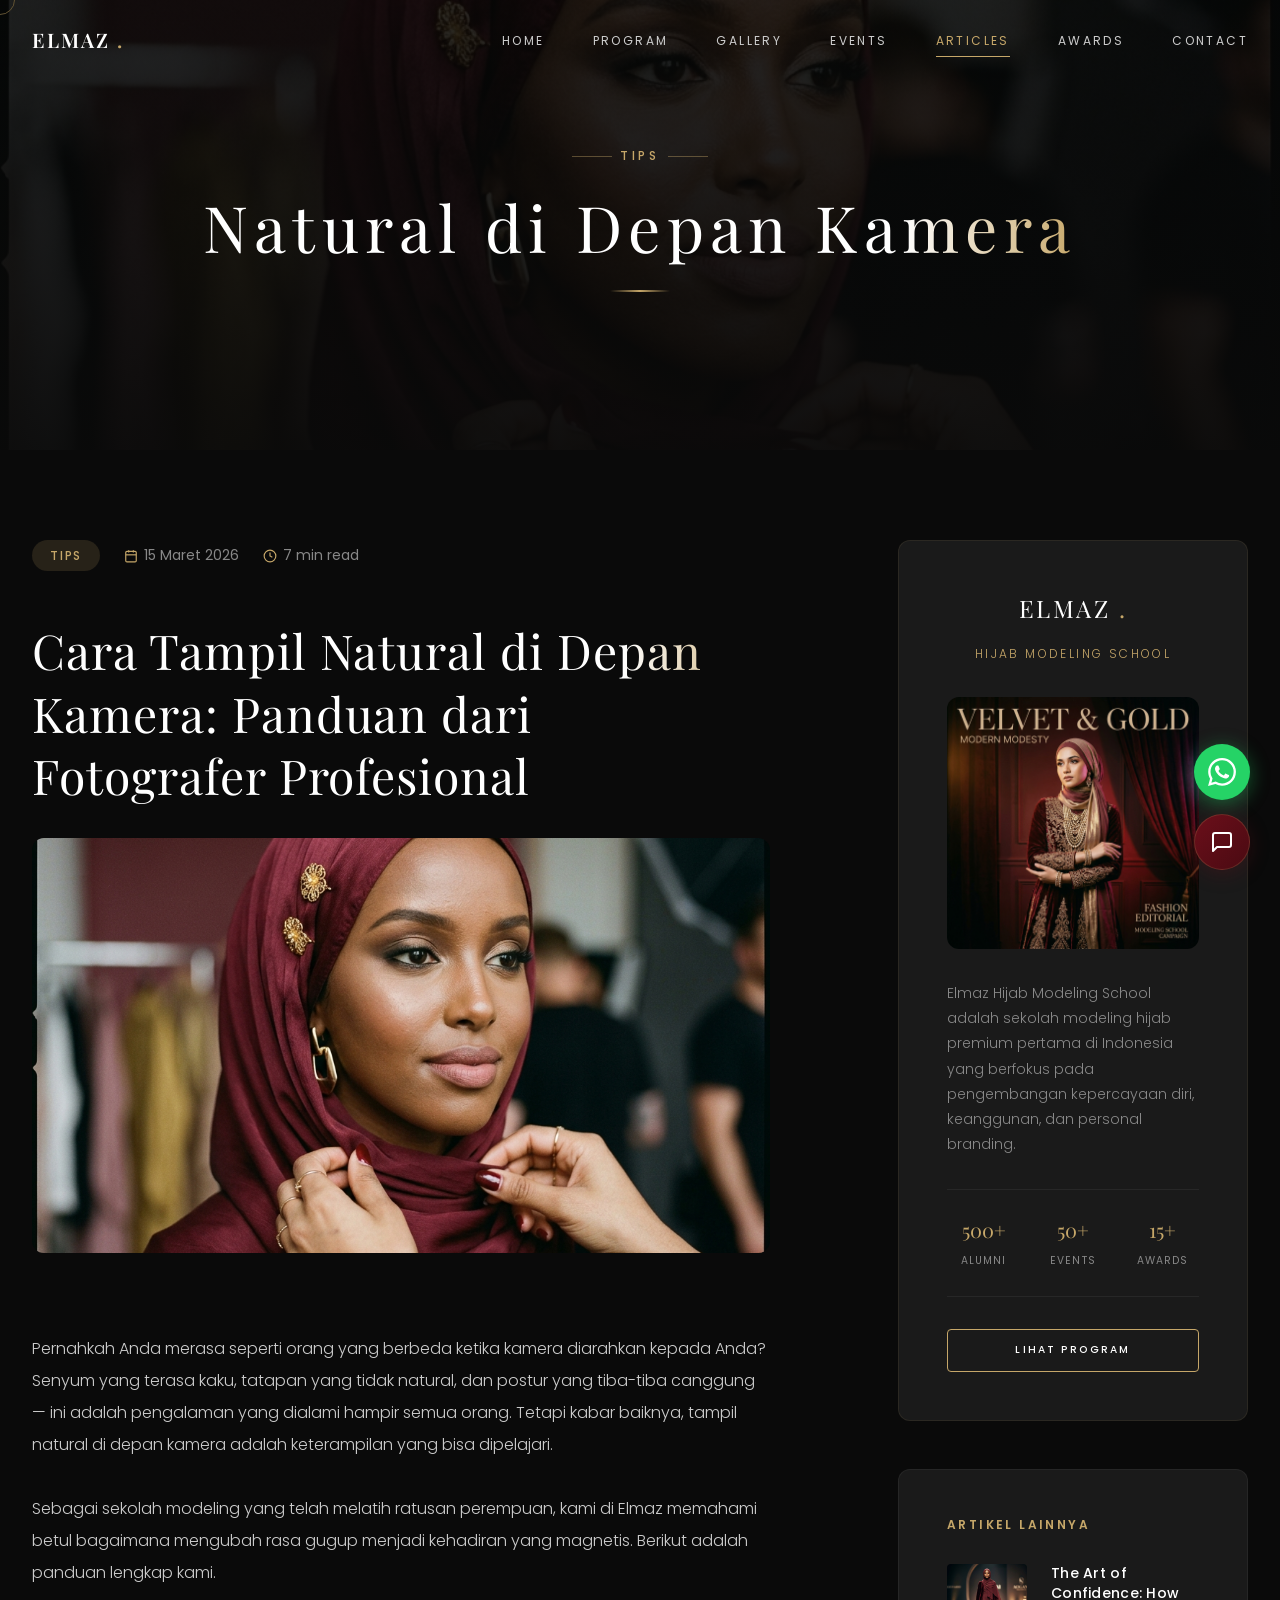
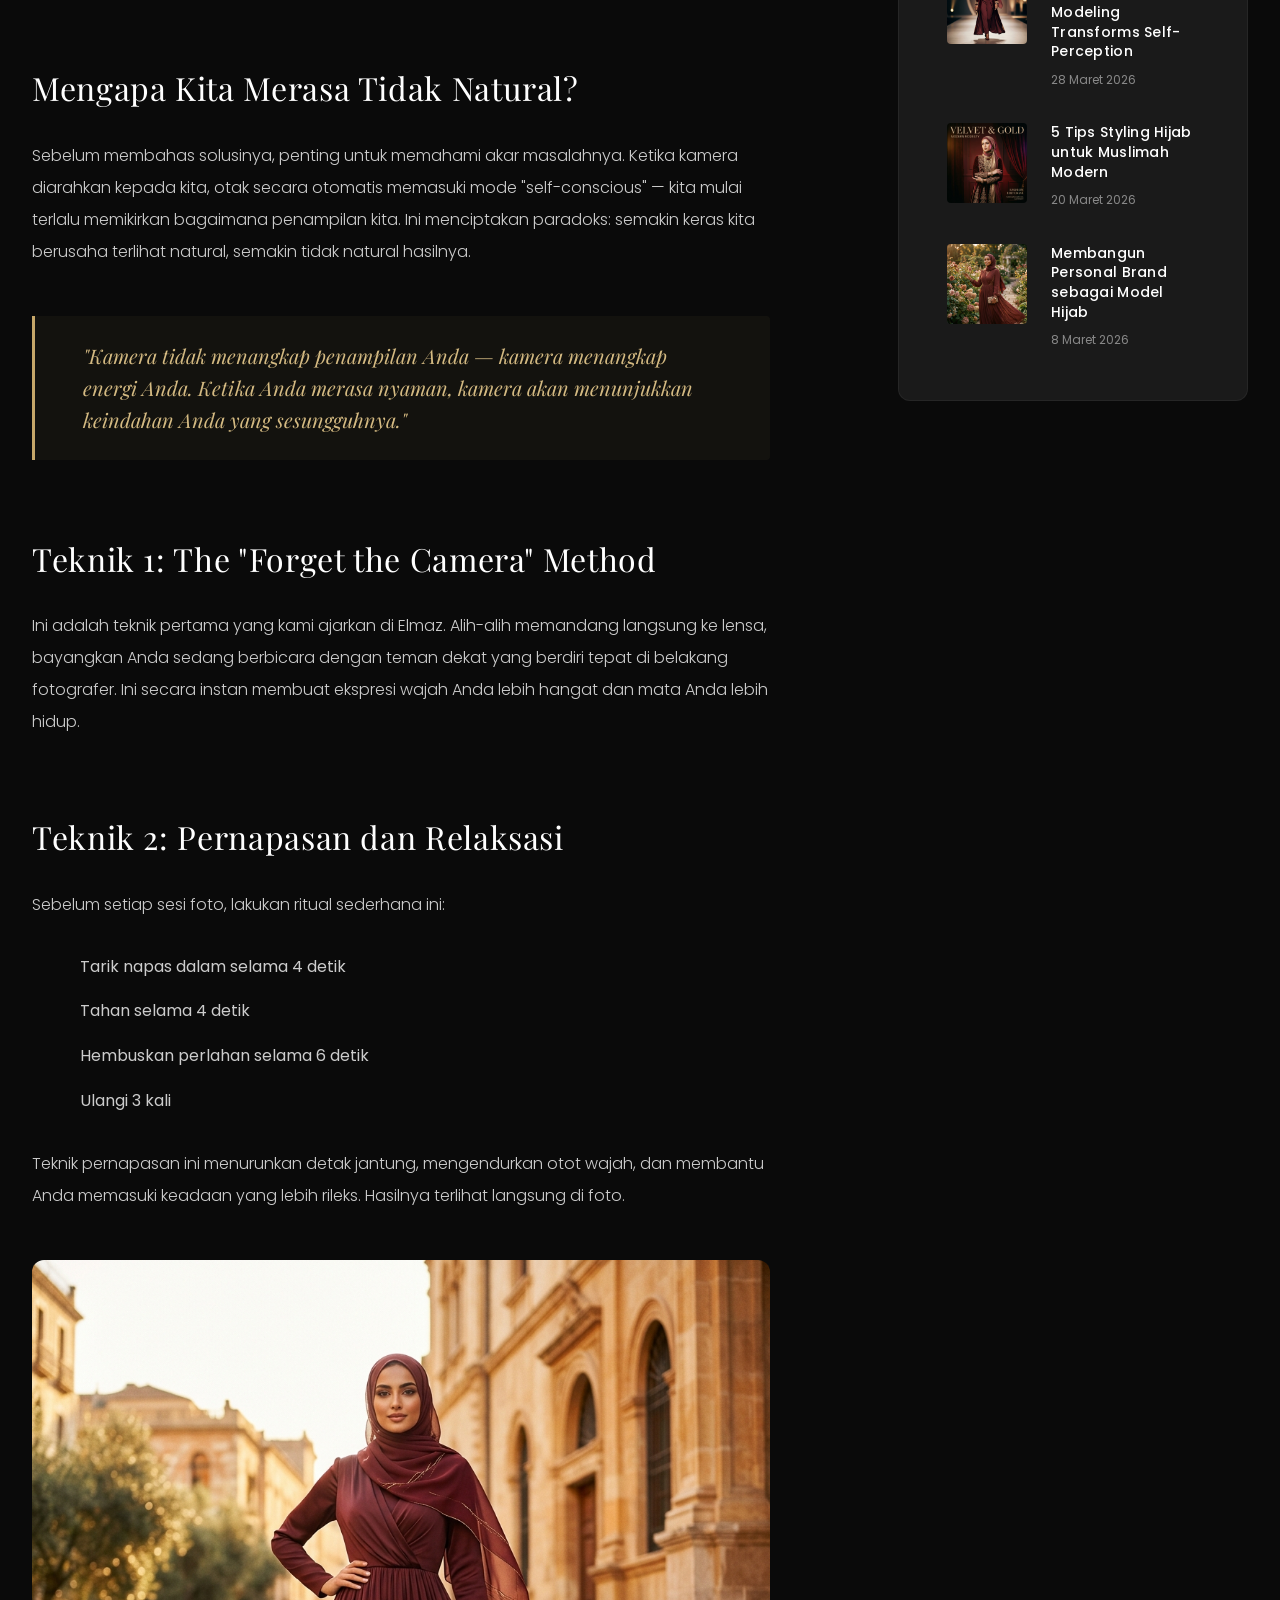
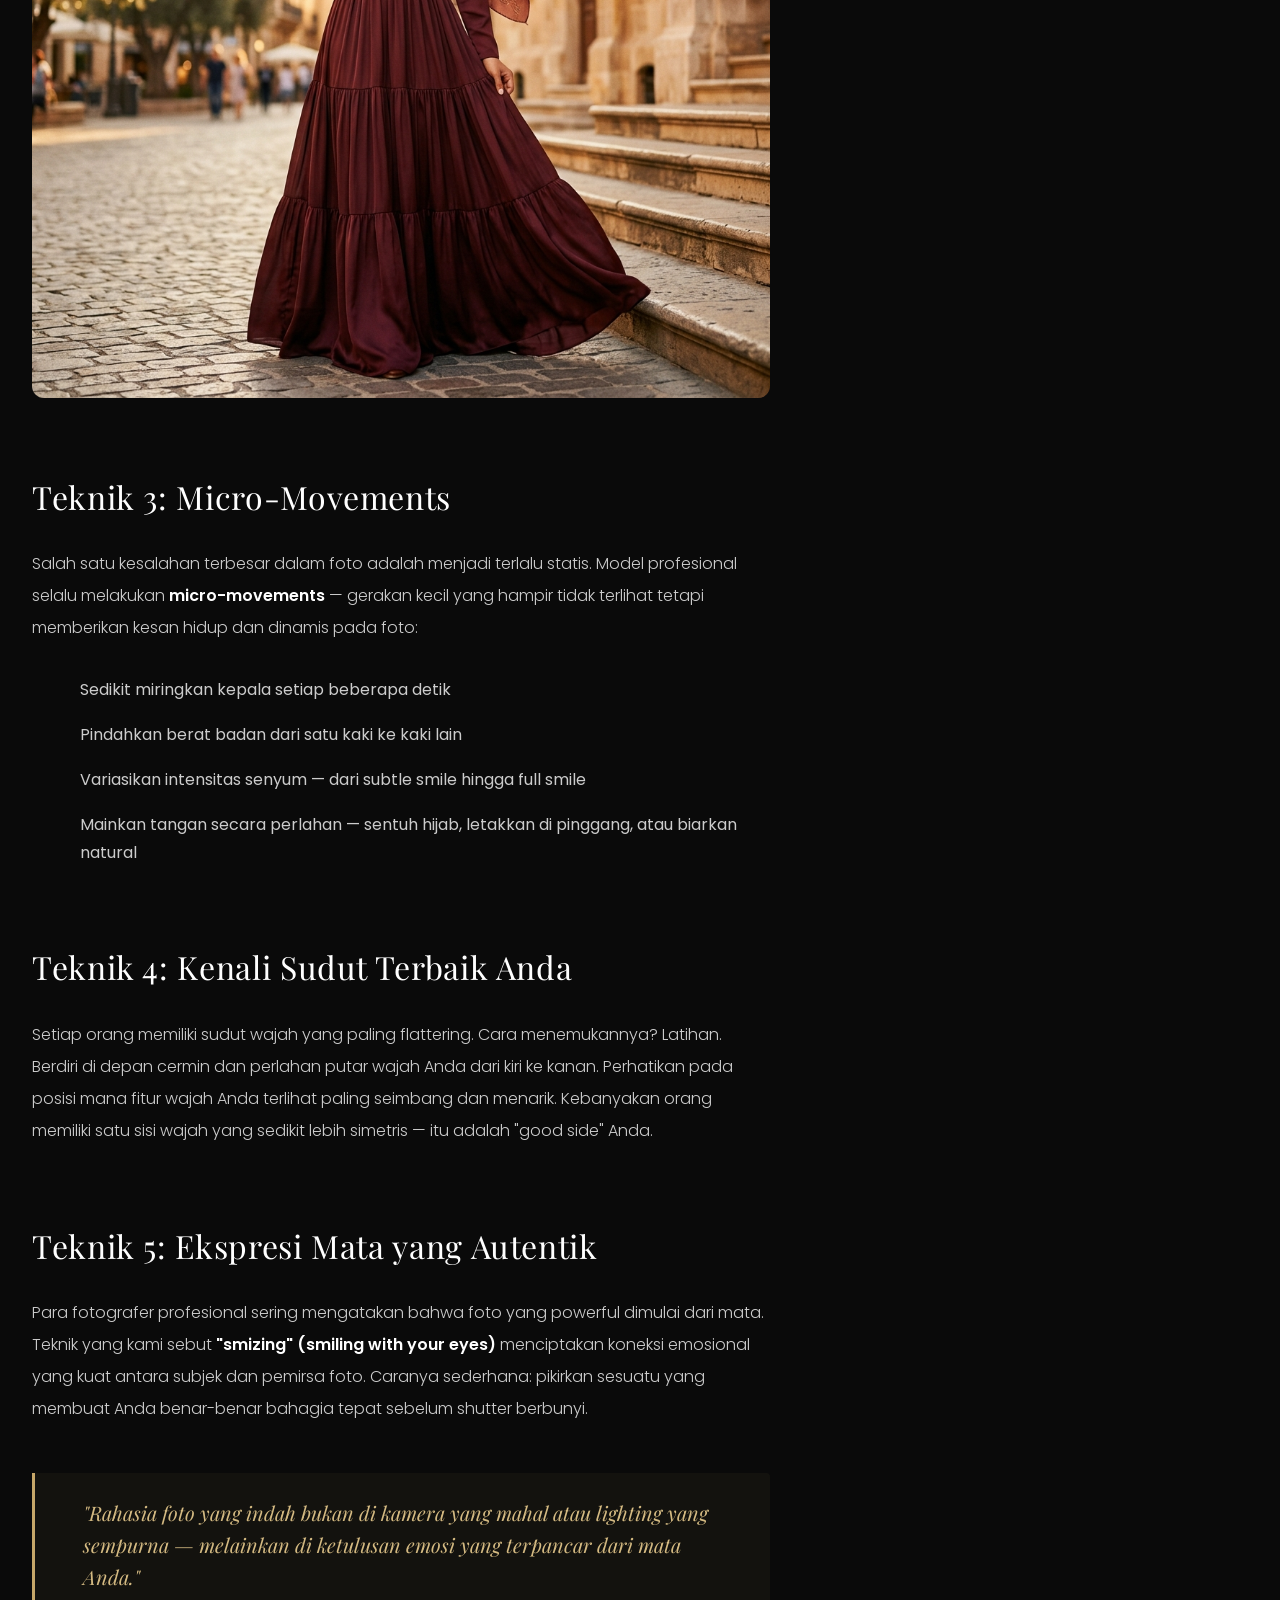
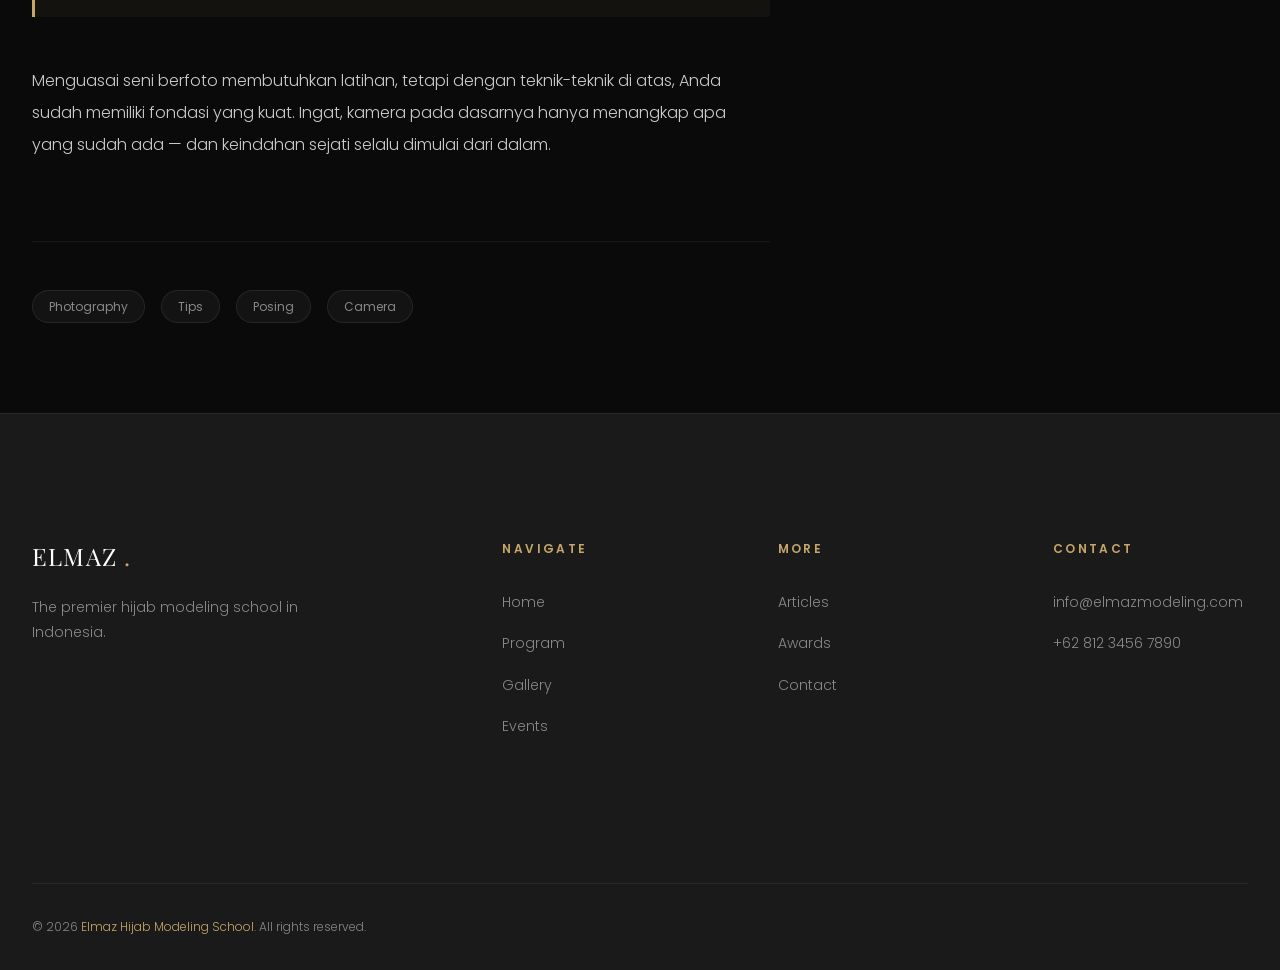
<file: artikel/natural-camera/index.html>
<!DOCTYPE html>
<html lang="id">
<head>
  <meta charset="UTF-8">
  <meta name="viewport" content="width=device-width, initial-scale=1.0">
  <title>Cara Tampil Natural di Depan Kamera — Elmaz</title>
  <meta name="description" content="Tips profesional untuk mengatasi rasa gugup dan menemukan sudut terbaik Anda di depan kamera.">
  <link rel="preconnect" href="https://fonts.googleapis.com"><link rel="preconnect" href="https://fonts.gstatic.com" crossorigin>
  <link href="https://fonts.googleapis.com/css2?family=Cinzel:wght@400;600;700&family=Playfair+Display:ital,wght@0,400;0,600;0,700;1,400;1,600&family=Poppins:wght@300;400;500;600;700&display=swap" rel="stylesheet">
  <link rel="stylesheet" href="../../assets/css/base.css"><link rel="stylesheet" href="../../assets/css/components.css"><link rel="stylesheet" href="../../assets/css/animations.css"><link rel="stylesheet" href="../../assets/css/article-detail.css">
</head>
<body>
  <div class="preloader"><div class="preloader-content"><div class="preloader-logo">ELMAZ <span>MODELING</span></div><div class="preloader-line"></div></div></div><div class="page-transition"></div>
  <nav class="navbar"><div class="container"><a href="../../" class="nav-logo">ELMAZ <span>.</span></a><ul class="nav-menu" id="navMenu"><li><a href="../../" class="nav-link">Home</a></li><li><a href="../../program/" class="nav-link">Program</a></li><li><a href="../../gallery/" class="nav-link">Gallery</a></li><li><a href="../../event/" class="nav-link">Events</a></li><li><a href="../../artikel/" class="nav-link active">Articles</a></li><li><a href="../../awards/" class="nav-link">Awards</a></li><li><a href="../../contact/" class="nav-link">Contact</a></li></ul><button class="nav-toggle" id="navToggle" aria-label="Menu"><span></span><span></span><span></span></button></div></nav>

  <div class="page-header"><img src="../../assets/images/gallery-studio.png" alt="Natural Camera" class="page-header-bg"><div class="page-header-overlay"></div><div class="page-header-content"><span class="section-label">Tips</span><h1>Natural di Depan Kamera</h1><div class="gold-divider"></div></div></div>

  <section class="section"><div class="container"><div class="article-detail-layout">
    <article class="article-main">
      <div class="article-meta"><span class="article-meta-category">Tips</span><span class="article-meta-date"><svg viewBox="0 0 24 24" stroke-width="2"><rect x="3" y="4" width="18" height="18" rx="2"/><line x1="16" y1="2" x2="16" y2="6"/><line x1="8" y1="2" x2="8" y2="6"/><line x1="3" y1="10" x2="21" y2="10"/></svg> 15 Maret 2026</span><span class="article-meta-read"><svg viewBox="0 0 24 24" stroke-width="2"><circle cx="12" cy="12" r="10"/><polyline points="12 6 12 12 16 14"/></svg> 7 min read</span></div>
      <h1 class="article-detail-title">Cara Tampil Natural di Depan Kamera: Panduan dari Fotografer Profesional</h1>
      <div class="article-featured-image"><img src="../../assets/images/gallery-studio.png" alt="Natural Camera Tips"></div>
      <div class="article-body">
        <p>Pernahkah Anda merasa seperti orang yang berbeda ketika kamera diarahkan kepada Anda? Senyum yang terasa kaku, tatapan yang tidak natural, dan postur yang tiba-tiba canggung — ini adalah pengalaman yang dialami hampir semua orang. Tetapi kabar baiknya, tampil natural di depan kamera adalah keterampilan yang bisa dipelajari.</p>

        <p>Sebagai sekolah modeling yang telah melatih ratusan perempuan, kami di Elmaz memahami betul bagaimana mengubah rasa gugup menjadi kehadiran yang magnetis. Berikut adalah panduan lengkap kami.</p>

        <h2>Mengapa Kita Merasa Tidak Natural?</h2>
        <p>Sebelum membahas solusinya, penting untuk memahami akar masalahnya. Ketika kamera diarahkan kepada kita, otak secara otomatis memasuki mode "self-conscious" — kita mulai terlalu memikirkan bagaimana penampilan kita. Ini menciptakan paradoks: semakin keras kita berusaha terlihat natural, semakin tidak natural hasilnya.</p>

        <blockquote><p>"Kamera tidak menangkap penampilan Anda — kamera menangkap energi Anda. Ketika Anda merasa nyaman, kamera akan menunjukkan keindahan Anda yang sesungguhnya."</p></blockquote>

        <h2>Teknik 1: The "Forget the Camera" Method</h2>
        <p>Ini adalah teknik pertama yang kami ajarkan di Elmaz. Alih-alih memandang langsung ke lensa, bayangkan Anda sedang berbicara dengan teman dekat yang berdiri tepat di belakang fotografer. Ini secara instan membuat ekspresi wajah Anda lebih hangat dan mata Anda lebih hidup.</p>

        <h2>Teknik 2: Pernapasan dan Relaksasi</h2>
        <p>Sebelum setiap sesi foto, lakukan ritual sederhana ini:</p>
        <ol>
          <li>Tarik napas dalam selama 4 detik</li>
          <li>Tahan selama 4 detik</li>
          <li>Hembuskan perlahan selama 6 detik</li>
          <li>Ulangi 3 kali</li>
        </ol>
        <p>Teknik pernapasan ini menurunkan detak jantung, mengendurkan otot wajah, dan membantu Anda memasuki keadaan yang lebih rileks. Hasilnya terlihat langsung di foto.</p>

        <img src="../../assets/images/hero-2.png" alt="Relaxed modeling pose">

        <h2>Teknik 3: Micro-Movements</h2>
        <p>Salah satu kesalahan terbesar dalam foto adalah menjadi terlalu statis. Model profesional selalu melakukan <strong>micro-movements</strong> — gerakan kecil yang hampir tidak terlihat tetapi memberikan kesan hidup dan dinamis pada foto:</p>
        <ul>
          <li>Sedikit miringkan kepala setiap beberapa detik</li>
          <li>Pindahkan berat badan dari satu kaki ke kaki lain</li>
          <li>Variasikan intensitas senyum — dari subtle smile hingga full smile</li>
          <li>Mainkan tangan secara perlahan — sentuh hijab, letakkan di pinggang, atau biarkan natural</li>
        </ul>

        <h2>Teknik 4: Kenali Sudut Terbaik Anda</h2>
        <p>Setiap orang memiliki sudut wajah yang paling flattering. Cara menemukannya? Latihan. Berdiri di depan cermin dan perlahan putar wajah Anda dari kiri ke kanan. Perhatikan pada posisi mana fitur wajah Anda terlihat paling seimbang dan menarik. Kebanyakan orang memiliki satu sisi wajah yang sedikit lebih simetris — itu adalah "good side" Anda.</p>

        <h2>Teknik 5: Ekspresi Mata yang Autentik</h2>
        <p>Para fotografer profesional sering mengatakan bahwa foto yang powerful dimulai dari mata. Teknik yang kami sebut <strong>"smizing" (smiling with your eyes)</strong> menciptakan koneksi emosional yang kuat antara subjek dan pemirsa foto. Caranya sederhana: pikirkan sesuatu yang membuat Anda benar-benar bahagia tepat sebelum shutter berbunyi.</p>

        <blockquote><p>"Rahasia foto yang indah bukan di kamera yang mahal atau lighting yang sempurna — melainkan di ketulusan emosi yang terpancar dari mata Anda."</p></blockquote>

        <p>Menguasai seni berfoto membutuhkan latihan, tetapi dengan teknik-teknik di atas, Anda sudah memiliki fondasi yang kuat. Ingat, kamera pada dasarnya hanya menangkap apa yang sudah ada — dan keindahan sejati selalu dimulai dari dalam.</p>
      </div>
      <div class="article-tags"><span class="article-tag">Photography</span><span class="article-tag">Tips</span><span class="article-tag">Posing</span><span class="article-tag">Camera</span></div>
    </article>

    <aside class="article-sidebar">
      <div class="company-profile-card"><div class="company-profile-logo">ELMAZ <span>.</span></div><p class="company-profile-tagline">Hijab Modeling School</p><div class="company-profile-image"><img src="../../assets/images/gallery-fashion.png" alt="Elmaz"></div><p class="company-profile-desc">Elmaz Hijab Modeling School adalah sekolah modeling hijab premium pertama di Indonesia yang berfokus pada pengembangan kepercayaan diri, keanggunan, dan personal branding.</p><div class="company-profile-stats"><div class="company-profile-stat"><span class="number">500+</span><span class="label">Alumni</span></div><div class="company-profile-stat"><span class="number">50+</span><span class="label">Events</span></div><div class="company-profile-stat"><span class="number">15+</span><span class="label">Awards</span></div></div><a href="../../program/" class="btn btn-outline">Lihat Program</a></div>
      <div class="sidebar-section"><h3 class="sidebar-heading">Artikel Lainnya</h3>
        <a href="../../artikel/the-art-of-confidence/" class="related-article"><div class="related-article-image"><img src="../../assets/images/hero-1.png" alt=""></div><div class="related-article-content"><h4>The Art of Confidence: How Modeling Transforms Self-Perception</h4><span>28 Maret 2026</span></div></a>
        <a href="../../artikel/hijab-styling-tips/" class="related-article"><div class="related-article-image"><img src="../../assets/images/gallery-fashion.png" alt=""></div><div class="related-article-content"><h4>5 Tips Styling Hijab untuk Muslimah Modern</h4><span>20 Maret 2026</span></div></a>
        <a href="../../artikel/personal-brand/" class="related-article"><div class="related-article-image"><img src="../../assets/images/gallery-outdoor.png" alt=""></div><div class="related-article-content"><h4>Membangun Personal Brand sebagai Model Hijab</h4><span>8 Maret 2026</span></div></a>
      </div>
    </aside>
  </div></div></section>

  <footer class="footer"><div class="container"><div class="footer-grid"><div class="footer-brand"><h3>ELMAZ <span>.</span></h3><p>The premier hijab modeling school in Indonesia.</p></div><div class="footer-col"><h4 class="footer-heading">Navigate</h4><ul class="footer-links"><li><a href="../../">Home</a></li><li><a href="../../program/">Program</a></li><li><a href="../../gallery/">Gallery</a></li><li><a href="../../event/">Events</a></li></ul></div><div class="footer-col"><h4 class="footer-heading">More</h4><ul class="footer-links"><li><a href="../../artikel/">Articles</a></li><li><a href="../../awards/">Awards</a></li><li><a href="../../contact/">Contact</a></li></ul></div><div class="footer-col"><h4 class="footer-heading">Contact</h4><ul class="footer-links"><li><a href="mailto:info@elmazmodeling.com">info@elmazmodeling.com</a></li><li><a href="tel:+6281234567890">+62 812 3456 7890</a></li></ul></div></div><div class="footer-bottom"><p>&copy; 2026 <span>Elmaz Hijab Modeling School</span>. All rights reserved.</p></div></div></footer>
  <a href="https://wa.me/6281234567890" target="_blank" class="whatsapp-float" aria-label="WhatsApp"><svg viewBox="0 0 24 24"><path d="M17.472 14.382c-.297-.149-1.758-.867-2.03-.967-.273-.099-.471-.148-.67.15-.197.297-.767.966-.94 1.164-.173.199-.347.223-.644.075-.297-.15-1.255-.463-2.39-1.475-.883-.788-1.48-1.761-1.653-2.059-.173-.297-.018-.458.13-.606.134-.133.298-.347.446-.52.149-.174.198-.298.298-.497.099-.198.05-.371-.025-.52-.075-.149-.669-1.612-.916-2.207-.242-.579-.487-.5-.669-.51-.173-.008-.371-.01-.57-.01-.198 0-.52.074-.792.372-.272.297-1.04 1.016-1.04 2.479 0 1.462 1.065 2.875 1.213 3.074.149.198 2.096 3.2 5.077 4.487.709.306 1.262.489 1.694.625.712.227 1.36.195 1.871.118.571-.085 1.758-.719 2.006-1.413.248-.694.248-1.289.173-1.413-.074-.124-.272-.198-.57-.347m-5.421 7.403h-.004a9.87 9.87 0 01-5.031-1.378l-.361-.214-3.741.982.998-3.648-.235-.374a9.86 9.86 0 01-1.51-5.26c.001-5.45 4.436-9.884 9.888-9.884 2.64 0 5.122 1.03 6.988 2.898a9.825 9.825 0 012.893 6.994c-.003 5.45-4.437 9.884-9.885 9.884m8.413-18.297A11.815 11.815 0 0012.05 0C5.495 0 .16 5.335.157 11.892c0 2.096.547 4.142 1.588 5.945L.057 24l6.305-1.654a11.882 11.882 0 005.683 1.448h.005c6.554 0 11.89-5.335 11.893-11.893a11.821 11.821 0 00-3.48-8.413z"/></svg></a>
  <button class="chatbot-toggle" id="chatbotToggle" aria-label="Chat"><svg viewBox="0 0 24 24"><path d="M21 15a2 2 0 0 1-2 2H7l-4 4V5a2 2 0 0 1 2-2h14a2 2 0 0 1 2 2z" fill="none" stroke="currentColor" stroke-width="2" stroke-linecap="round" stroke-linejoin="round"/></svg></button>
  <div class="chatbot-window" id="chatbotWindow"><div class="chatbot-header"><div class="chatbot-avatar">E</div><div class="chatbot-header-info"><h4>Elmaz Assistant</h4><p>Online now</p></div></div><div class="chatbot-messages" id="chatMessages"></div><div class="chatbot-input"><input type="text" placeholder="Ketik pesan..." id="chatInput"><button id="chatSend" aria-label="Send"><svg viewBox="0 0 24 24"><path d="M22 2L11 13M22 2l-7 20-4-9-9-4 20-7z"/></svg></button></div></div>
  <script src="../../assets/js/app.js"></script><script src="../../assets/js/animations.js"></script><script src="../../assets/js/chatbot.js"></script>
</body>
</html>
</file>
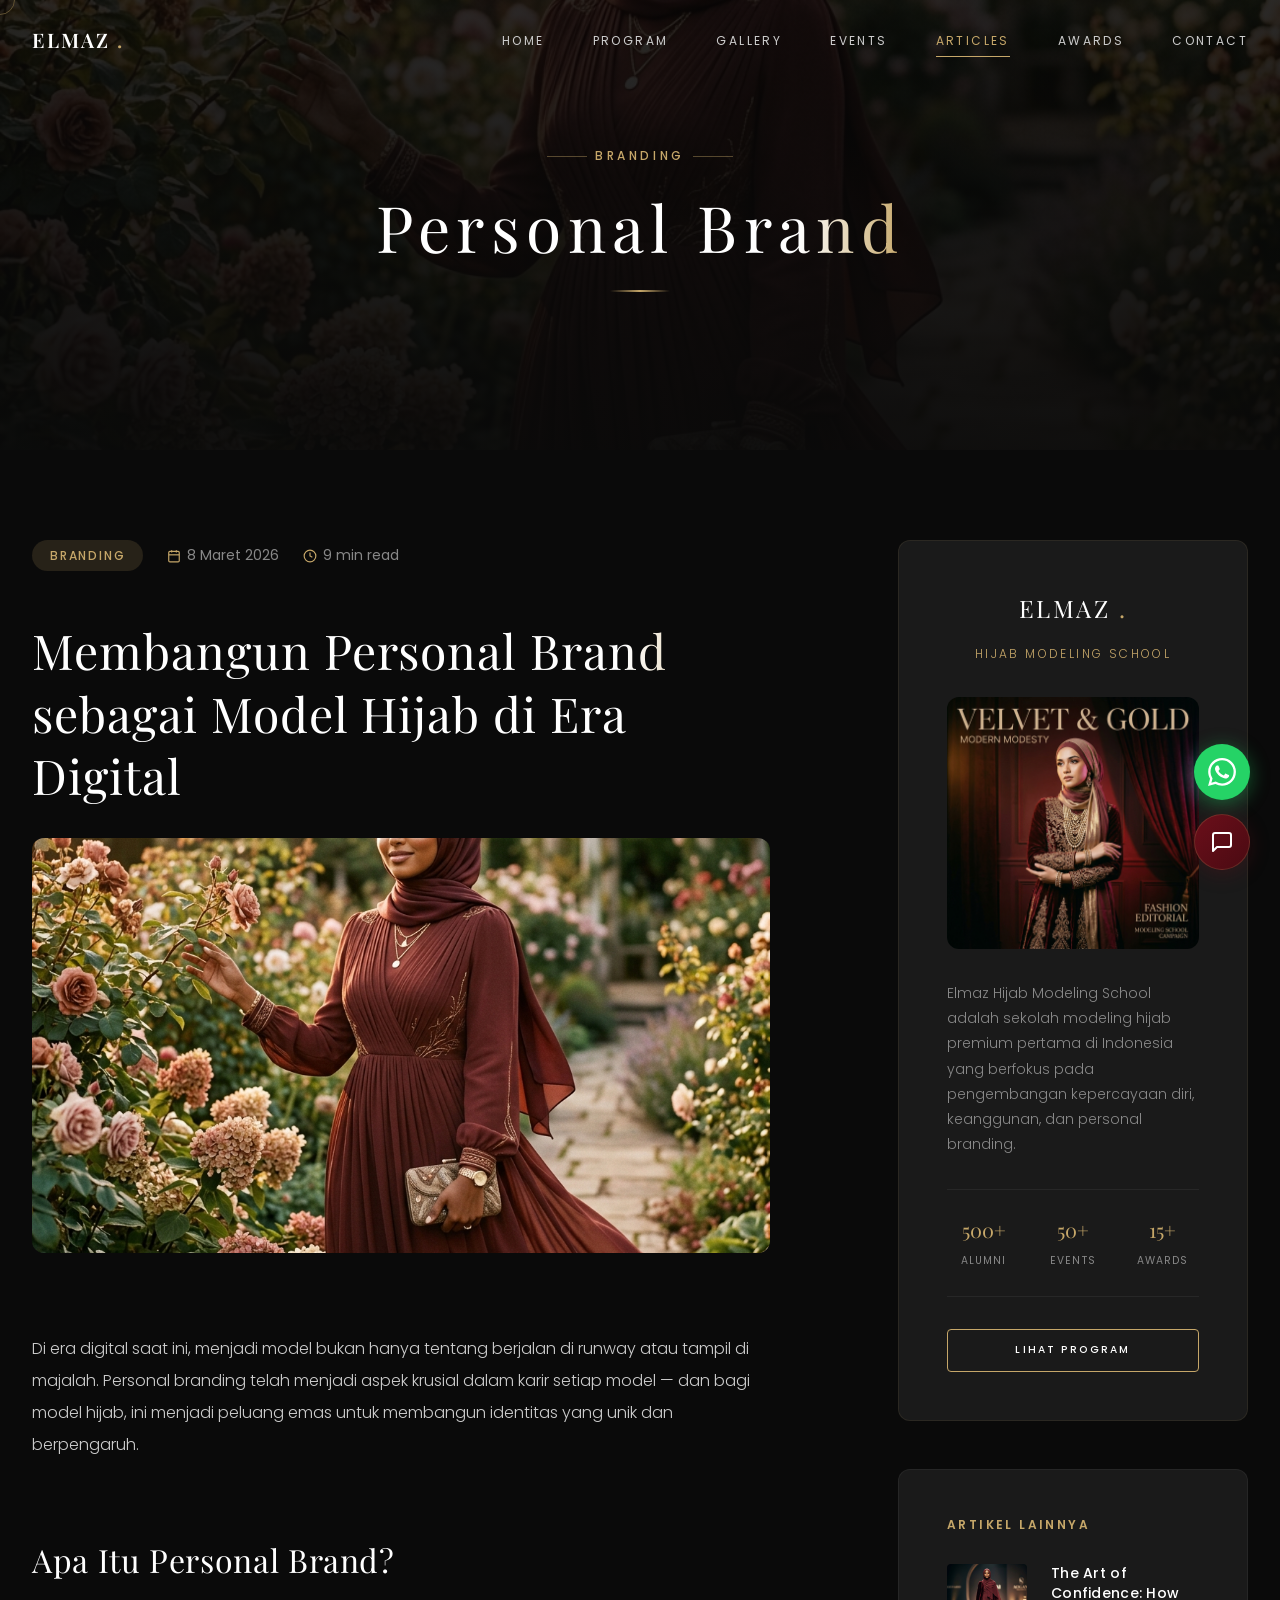
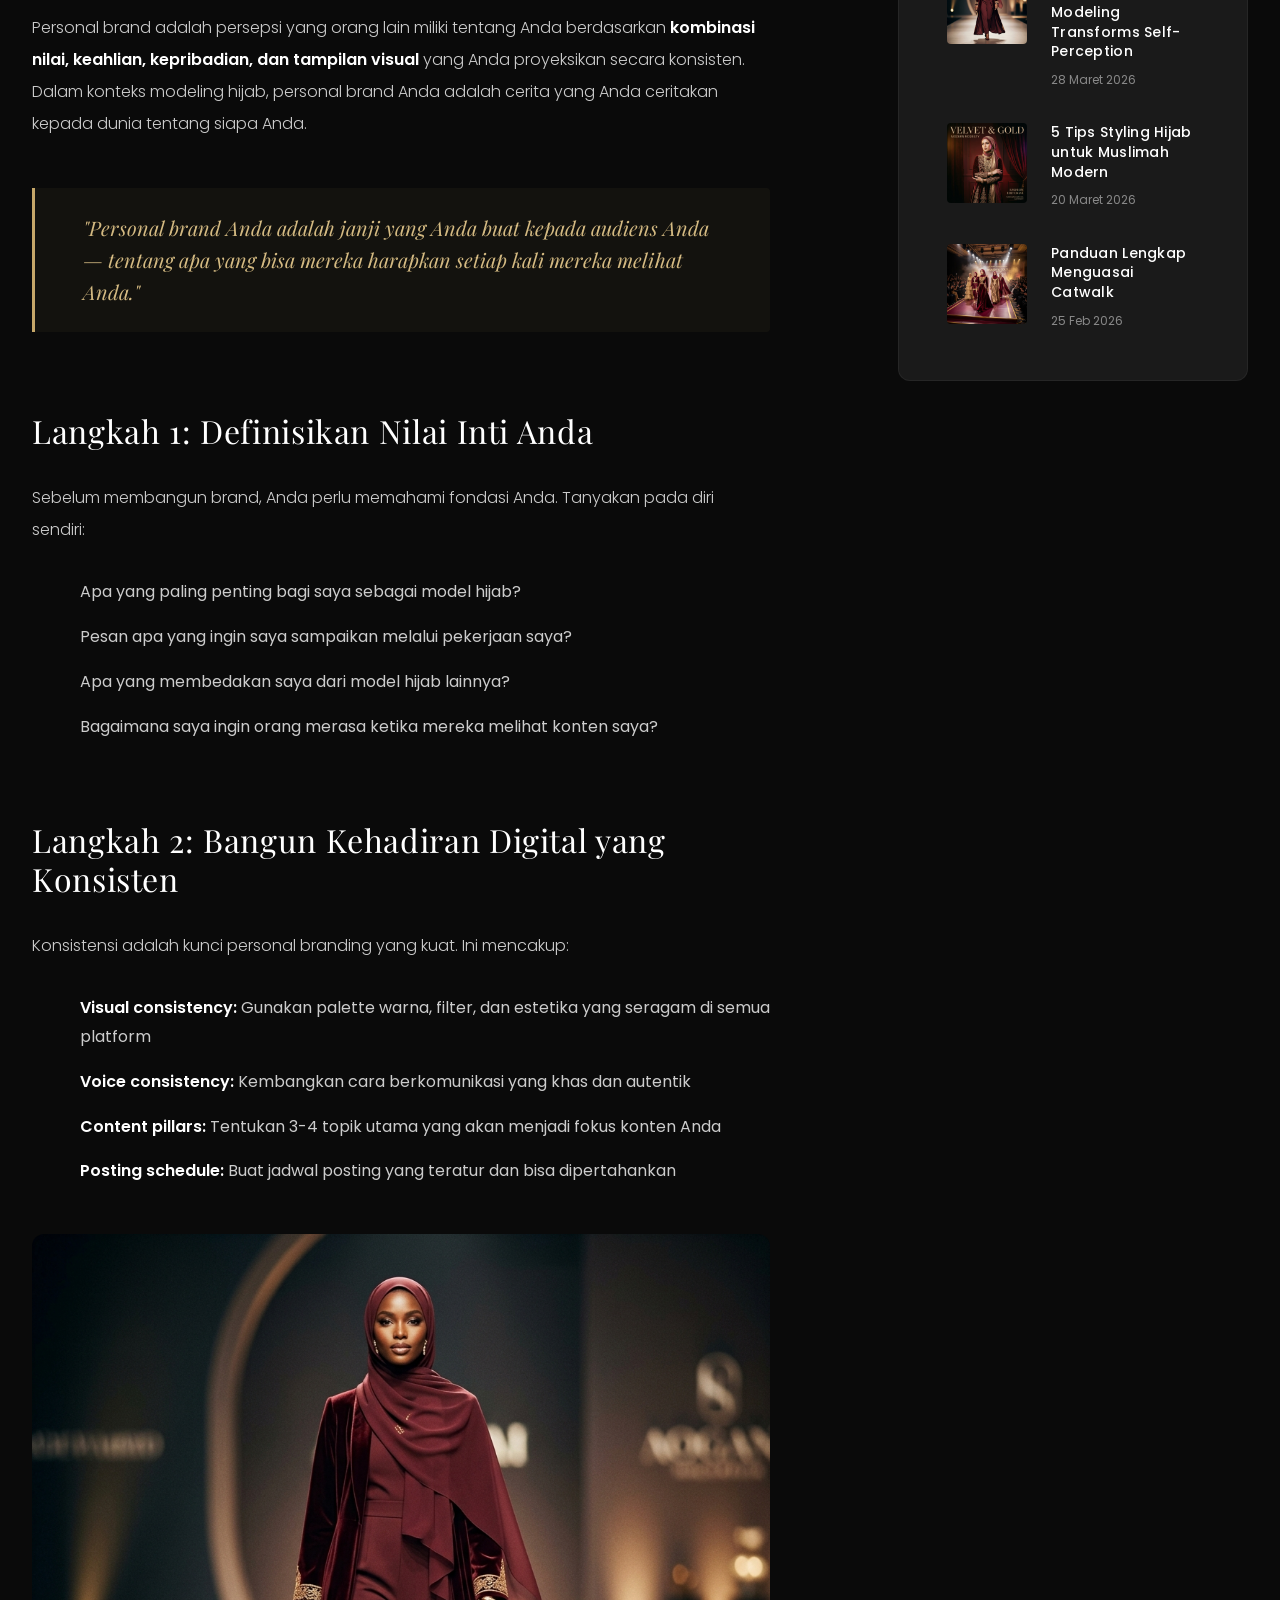
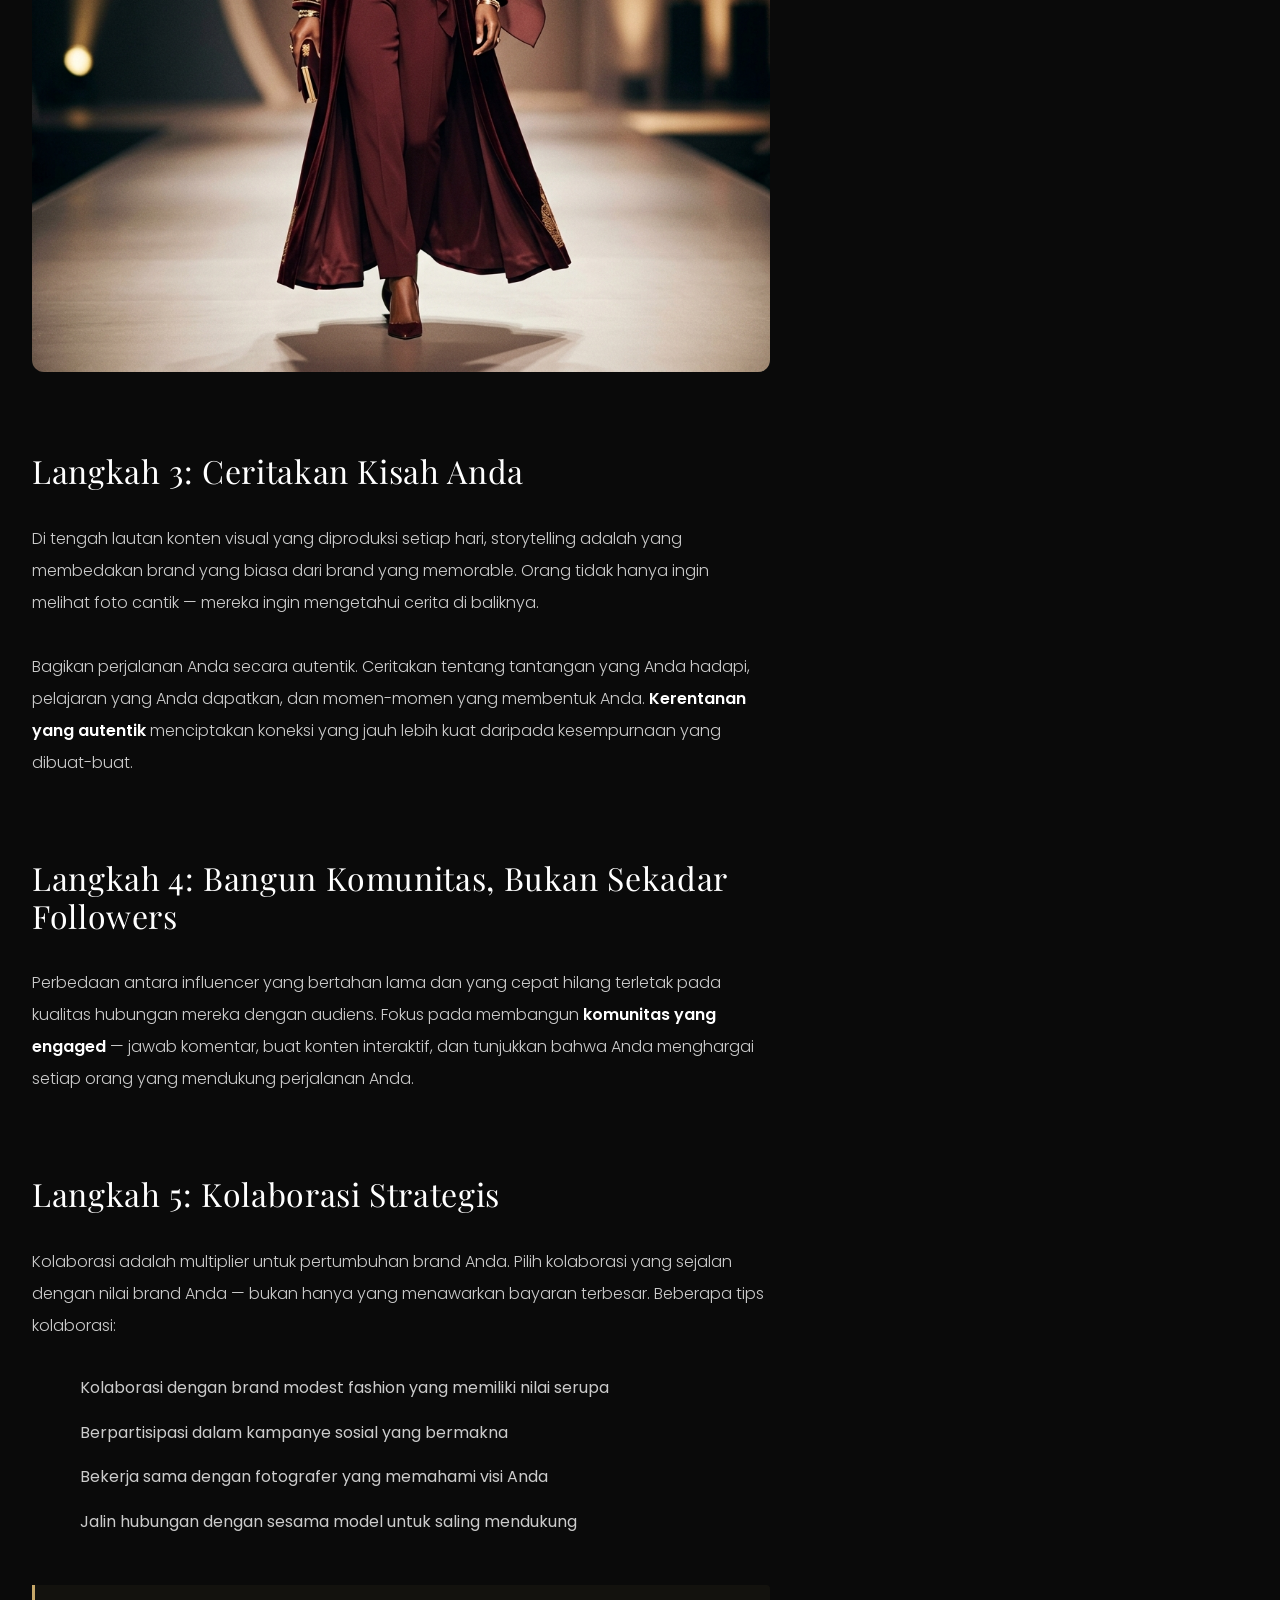
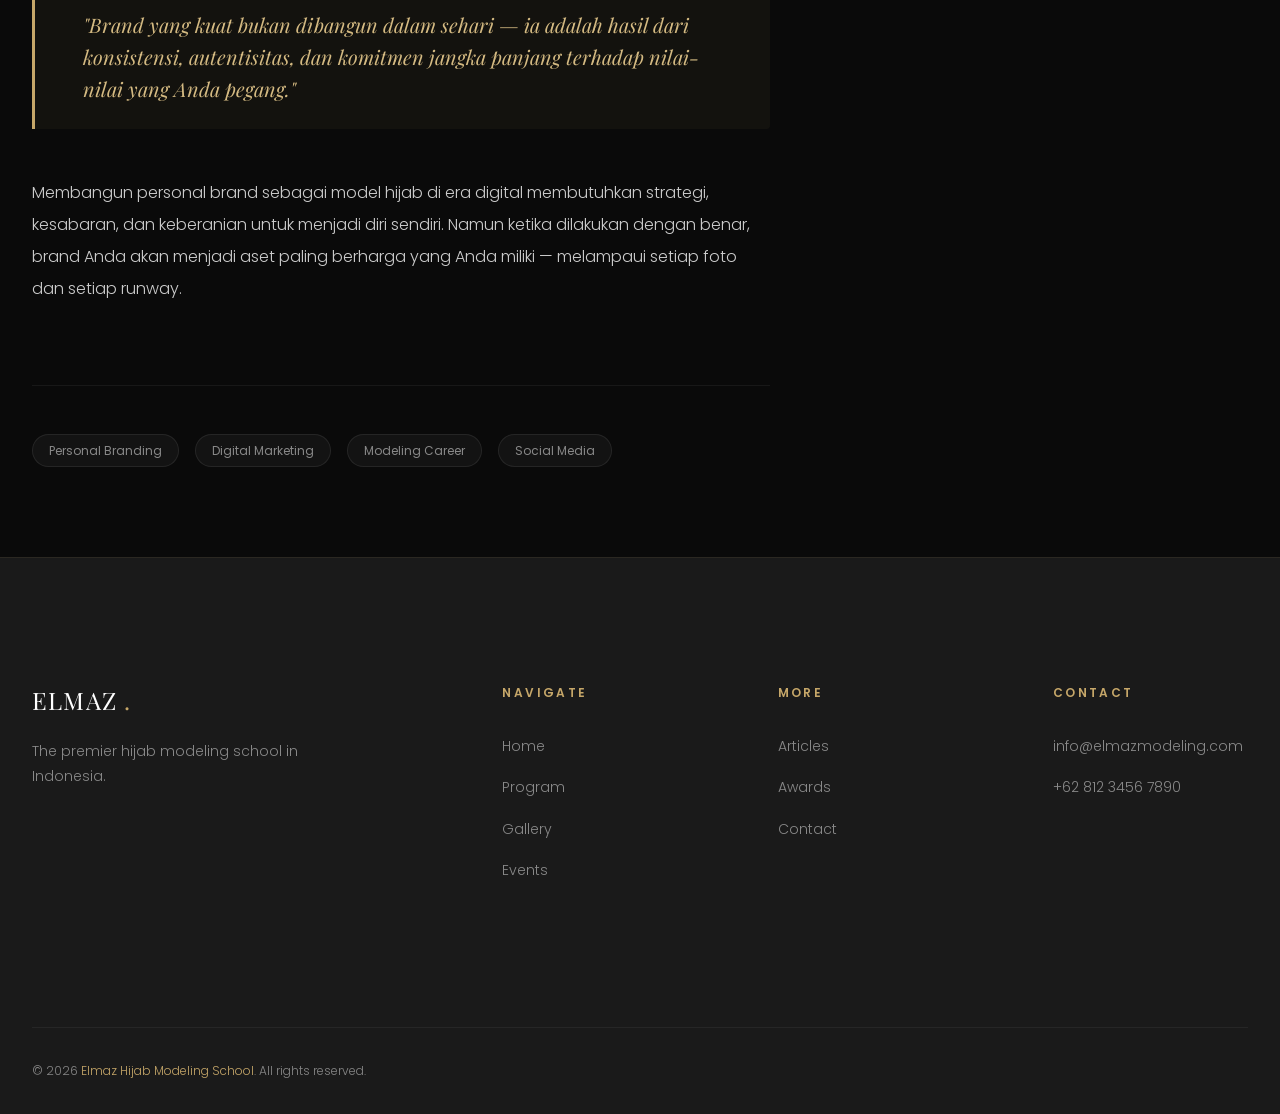
<file: artikel/personal-brand/index.html>
<!DOCTYPE html>
<html lang="id">
<head>
  <meta charset="UTF-8">
  <meta name="viewport" content="width=device-width, initial-scale=1.0">
  <title>Membangun Personal Brand — Elmaz Hijab Modeling School</title>
  <meta name="description" content="Panduan membangun personal brand yang kuat sebagai model hijab di era digital.">
  <link rel="preconnect" href="https://fonts.googleapis.com"><link rel="preconnect" href="https://fonts.gstatic.com" crossorigin>
  <link href="https://fonts.googleapis.com/css2?family=Cinzel:wght@400;600;700&family=Playfair+Display:ital,wght@0,400;0,600;0,700;1,400;1,600&family=Poppins:wght@300;400;500;600;700&display=swap" rel="stylesheet">
  <link rel="stylesheet" href="../../assets/css/base.css"><link rel="stylesheet" href="../../assets/css/components.css"><link rel="stylesheet" href="../../assets/css/animations.css"><link rel="stylesheet" href="../../assets/css/article-detail.css">
</head>
<body>
  <div class="preloader"><div class="preloader-content"><div class="preloader-logo">ELMAZ <span>MODELING</span></div><div class="preloader-line"></div></div></div><div class="page-transition"></div>
  <nav class="navbar"><div class="container"><a href="../../" class="nav-logo">ELMAZ <span>.</span></a><ul class="nav-menu" id="navMenu"><li><a href="../../" class="nav-link">Home</a></li><li><a href="../../program/" class="nav-link">Program</a></li><li><a href="../../gallery/" class="nav-link">Gallery</a></li><li><a href="../../event/" class="nav-link">Events</a></li><li><a href="../../artikel/" class="nav-link active">Articles</a></li><li><a href="../../awards/" class="nav-link">Awards</a></li><li><a href="../../contact/" class="nav-link">Contact</a></li></ul><button class="nav-toggle" id="navToggle" aria-label="Menu"><span></span><span></span><span></span></button></div></nav>

  <div class="page-header"><img src="../../assets/images/gallery-outdoor.png" alt="Personal Branding" class="page-header-bg"><div class="page-header-overlay"></div><div class="page-header-content"><span class="section-label">Branding</span><h1>Personal Brand</h1><div class="gold-divider"></div></div></div>

  <section class="section"><div class="container"><div class="article-detail-layout">
    <article class="article-main">
      <div class="article-meta"><span class="article-meta-category">Branding</span><span class="article-meta-date"><svg viewBox="0 0 24 24" stroke-width="2"><rect x="3" y="4" width="18" height="18" rx="2"/><line x1="16" y1="2" x2="16" y2="6"/><line x1="8" y1="2" x2="8" y2="6"/><line x1="3" y1="10" x2="21" y2="10"/></svg> 8 Maret 2026</span><span class="article-meta-read"><svg viewBox="0 0 24 24" stroke-width="2"><circle cx="12" cy="12" r="10"/><polyline points="12 6 12 12 16 14"/></svg> 9 min read</span></div>
      <h1 class="article-detail-title">Membangun Personal Brand sebagai Model Hijab di Era Digital</h1>
      <div class="article-featured-image"><img src="../../assets/images/gallery-outdoor.png" alt="Personal Branding"></div>
      <div class="article-body">
        <p>Di era digital saat ini, menjadi model bukan hanya tentang berjalan di runway atau tampil di majalah. Personal branding telah menjadi aspek krusial dalam karir setiap model — dan bagi model hijab, ini menjadi peluang emas untuk membangun identitas yang unik dan berpengaruh.</p>

        <h2>Apa Itu Personal Brand?</h2>
        <p>Personal brand adalah persepsi yang orang lain miliki tentang Anda berdasarkan <strong>kombinasi nilai, keahlian, kepribadian, dan tampilan visual</strong> yang Anda proyeksikan secara konsisten. Dalam konteks modeling hijab, personal brand Anda adalah cerita yang Anda ceritakan kepada dunia tentang siapa Anda.</p>

        <blockquote><p>"Personal brand Anda adalah janji yang Anda buat kepada audiens Anda — tentang apa yang bisa mereka harapkan setiap kali mereka melihat Anda."</p></blockquote>

        <h2>Langkah 1: Definisikan Nilai Inti Anda</h2>
        <p>Sebelum membangun brand, Anda perlu memahami fondasi Anda. Tanyakan pada diri sendiri:</p>
        <ul>
          <li>Apa yang paling penting bagi saya sebagai model hijab?</li>
          <li>Pesan apa yang ingin saya sampaikan melalui pekerjaan saya?</li>
          <li>Apa yang membedakan saya dari model hijab lainnya?</li>
          <li>Bagaimana saya ingin orang merasa ketika mereka melihat konten saya?</li>
        </ul>

        <h2>Langkah 2: Bangun Kehadiran Digital yang Konsisten</h2>
        <p>Konsistensi adalah kunci personal branding yang kuat. Ini mencakup:</p>
        <ul>
          <li><strong>Visual consistency:</strong> Gunakan palette warna, filter, dan estetika yang seragam di semua platform</li>
          <li><strong>Voice consistency:</strong> Kembangkan cara berkomunikasi yang khas dan autentik</li>
          <li><strong>Content pillars:</strong> Tentukan 3-4 topik utama yang akan menjadi fokus konten Anda</li>
          <li><strong>Posting schedule:</strong> Buat jadwal posting yang teratur dan bisa dipertahankan</li>
        </ul>

        <img src="../../assets/images/hero-1.png" alt="Model with strong personal brand">

        <h2>Langkah 3: Ceritakan Kisah Anda</h2>
        <p>Di tengah lautan konten visual yang diproduksi setiap hari, storytelling adalah yang membedakan brand yang biasa dari brand yang memorable. Orang tidak hanya ingin melihat foto cantik — mereka ingin mengetahui cerita di baliknya.</p>

        <p>Bagikan perjalanan Anda secara autentik. Ceritakan tentang tantangan yang Anda hadapi, pelajaran yang Anda dapatkan, dan momen-momen yang membentuk Anda. <strong>Kerentanan yang autentik</strong> menciptakan koneksi yang jauh lebih kuat daripada kesempurnaan yang dibuat-buat.</p>

        <h2>Langkah 4: Bangun Komunitas, Bukan Sekadar Followers</h2>
        <p>Perbedaan antara influencer yang bertahan lama dan yang cepat hilang terletak pada kualitas hubungan mereka dengan audiens. Fokus pada membangun <strong>komunitas yang engaged</strong> — jawab komentar, buat konten interaktif, dan tunjukkan bahwa Anda menghargai setiap orang yang mendukung perjalanan Anda.</p>

        <h2>Langkah 5: Kolaborasi Strategis</h2>
        <p>Kolaborasi adalah multiplier untuk pertumbuhan brand Anda. Pilih kolaborasi yang sejalan dengan nilai brand Anda — bukan hanya yang menawarkan bayaran terbesar. Beberapa tips kolaborasi:</p>
        <ul>
          <li>Kolaborasi dengan brand modest fashion yang memiliki nilai serupa</li>
          <li>Berpartisipasi dalam kampanye sosial yang bermakna</li>
          <li>Bekerja sama dengan fotografer yang memahami visi Anda</li>
          <li>Jalin hubungan dengan sesama model untuk saling mendukung</li>
        </ul>

        <blockquote><p>"Brand yang kuat bukan dibangun dalam sehari — ia adalah hasil dari konsistensi, autentisitas, dan komitmen jangka panjang terhadap nilai-nilai yang Anda pegang."</p></blockquote>

        <p>Membangun personal brand sebagai model hijab di era digital membutuhkan strategi, kesabaran, dan keberanian untuk menjadi diri sendiri. Namun ketika dilakukan dengan benar, brand Anda akan menjadi aset paling berharga yang Anda miliki — melampaui setiap foto dan setiap runway.</p>
      </div>
      <div class="article-tags"><span class="article-tag">Personal Branding</span><span class="article-tag">Digital Marketing</span><span class="article-tag">Modeling Career</span><span class="article-tag">Social Media</span></div>
    </article>

    <aside class="article-sidebar">
      <div class="company-profile-card"><div class="company-profile-logo">ELMAZ <span>.</span></div><p class="company-profile-tagline">Hijab Modeling School</p><div class="company-profile-image"><img src="../../assets/images/gallery-fashion.png" alt="Elmaz"></div><p class="company-profile-desc">Elmaz Hijab Modeling School adalah sekolah modeling hijab premium pertama di Indonesia yang berfokus pada pengembangan kepercayaan diri, keanggunan, dan personal branding.</p><div class="company-profile-stats"><div class="company-profile-stat"><span class="number">500+</span><span class="label">Alumni</span></div><div class="company-profile-stat"><span class="number">50+</span><span class="label">Events</span></div><div class="company-profile-stat"><span class="number">15+</span><span class="label">Awards</span></div></div><a href="../../program/" class="btn btn-outline">Lihat Program</a></div>
      <div class="sidebar-section"><h3 class="sidebar-heading">Artikel Lainnya</h3>
        <a href="../../artikel/the-art-of-confidence/" class="related-article"><div class="related-article-image"><img src="../../assets/images/hero-1.png" alt=""></div><div class="related-article-content"><h4>The Art of Confidence: How Modeling Transforms Self-Perception</h4><span>28 Maret 2026</span></div></a>
        <a href="../../artikel/hijab-styling-tips/" class="related-article"><div class="related-article-image"><img src="../../assets/images/gallery-fashion.png" alt=""></div><div class="related-article-content"><h4>5 Tips Styling Hijab untuk Muslimah Modern</h4><span>20 Maret 2026</span></div></a>
        <a href="../../artikel/mastering-catwalk/" class="related-article"><div class="related-article-image"><img src="../../assets/images/gallery-catwalk.png" alt=""></div><div class="related-article-content"><h4>Panduan Lengkap Menguasai Catwalk</h4><span>25 Feb 2026</span></div></a>
      </div>
    </aside>
  </div></div></section>

  <footer class="footer"><div class="container"><div class="footer-grid"><div class="footer-brand"><h3>ELMAZ <span>.</span></h3><p>The premier hijab modeling school in Indonesia.</p></div><div class="footer-col"><h4 class="footer-heading">Navigate</h4><ul class="footer-links"><li><a href="../../">Home</a></li><li><a href="../../program/">Program</a></li><li><a href="../../gallery/">Gallery</a></li><li><a href="../../event/">Events</a></li></ul></div><div class="footer-col"><h4 class="footer-heading">More</h4><ul class="footer-links"><li><a href="../../artikel/">Articles</a></li><li><a href="../../awards/">Awards</a></li><li><a href="../../contact/">Contact</a></li></ul></div><div class="footer-col"><h4 class="footer-heading">Contact</h4><ul class="footer-links"><li><a href="mailto:info@elmazmodeling.com">info@elmazmodeling.com</a></li><li><a href="tel:+6281234567890">+62 812 3456 7890</a></li></ul></div></div><div class="footer-bottom"><p>&copy; 2026 <span>Elmaz Hijab Modeling School</span>. All rights reserved.</p></div></div></footer>
  <a href="https://wa.me/6281234567890" target="_blank" class="whatsapp-float" aria-label="WhatsApp"><svg viewBox="0 0 24 24"><path d="M17.472 14.382c-.297-.149-1.758-.867-2.03-.967-.273-.099-.471-.148-.67.15-.197.297-.767.966-.94 1.164-.173.199-.347.223-.644.075-.297-.15-1.255-.463-2.39-1.475-.883-.788-1.48-1.761-1.653-2.059-.173-.297-.018-.458.13-.606.134-.133.298-.347.446-.52.149-.174.198-.298.298-.497.099-.198.05-.371-.025-.52-.075-.149-.669-1.612-.916-2.207-.242-.579-.487-.5-.669-.51-.173-.008-.371-.01-.57-.01-.198 0-.52.074-.792.372-.272.297-1.04 1.016-1.04 2.479 0 1.462 1.065 2.875 1.213 3.074.149.198 2.096 3.2 5.077 4.487.709.306 1.262.489 1.694.625.712.227 1.36.195 1.871.118.571-.085 1.758-.719 2.006-1.413.248-.694.248-1.289.173-1.413-.074-.124-.272-.198-.57-.347m-5.421 7.403h-.004a9.87 9.87 0 01-5.031-1.378l-.361-.214-3.741.982.998-3.648-.235-.374a9.86 9.86 0 01-1.51-5.26c.001-5.45 4.436-9.884 9.888-9.884 2.64 0 5.122 1.03 6.988 2.898a9.825 9.825 0 012.893 6.994c-.003 5.45-4.437 9.884-9.885 9.884m8.413-18.297A11.815 11.815 0 0012.05 0C5.495 0 .16 5.335.157 11.892c0 2.096.547 4.142 1.588 5.945L.057 24l6.305-1.654a11.882 11.882 0 005.683 1.448h.005c6.554 0 11.89-5.335 11.893-11.893a11.821 11.821 0 00-3.48-8.413z"/></svg></a>
  <button class="chatbot-toggle" id="chatbotToggle" aria-label="Chat"><svg viewBox="0 0 24 24"><path d="M21 15a2 2 0 0 1-2 2H7l-4 4V5a2 2 0 0 1 2-2h14a2 2 0 0 1 2 2z" fill="none" stroke="currentColor" stroke-width="2" stroke-linecap="round" stroke-linejoin="round"/></svg></button>
  <div class="chatbot-window" id="chatbotWindow"><div class="chatbot-header"><div class="chatbot-avatar">E</div><div class="chatbot-header-info"><h4>Elmaz Assistant</h4><p>Online now</p></div></div><div class="chatbot-messages" id="chatMessages"></div><div class="chatbot-input"><input type="text" placeholder="Ketik pesan..." id="chatInput"><button id="chatSend" aria-label="Send"><svg viewBox="0 0 24 24"><path d="M22 2L11 13M22 2l-7 20-4-9-9-4 20-7z"/></svg></button></div></div>
  <script src="../../assets/js/app.js"></script><script src="../../assets/js/animations.js"></script><script src="../../assets/js/chatbot.js"></script>
</body>
</html>
</file>
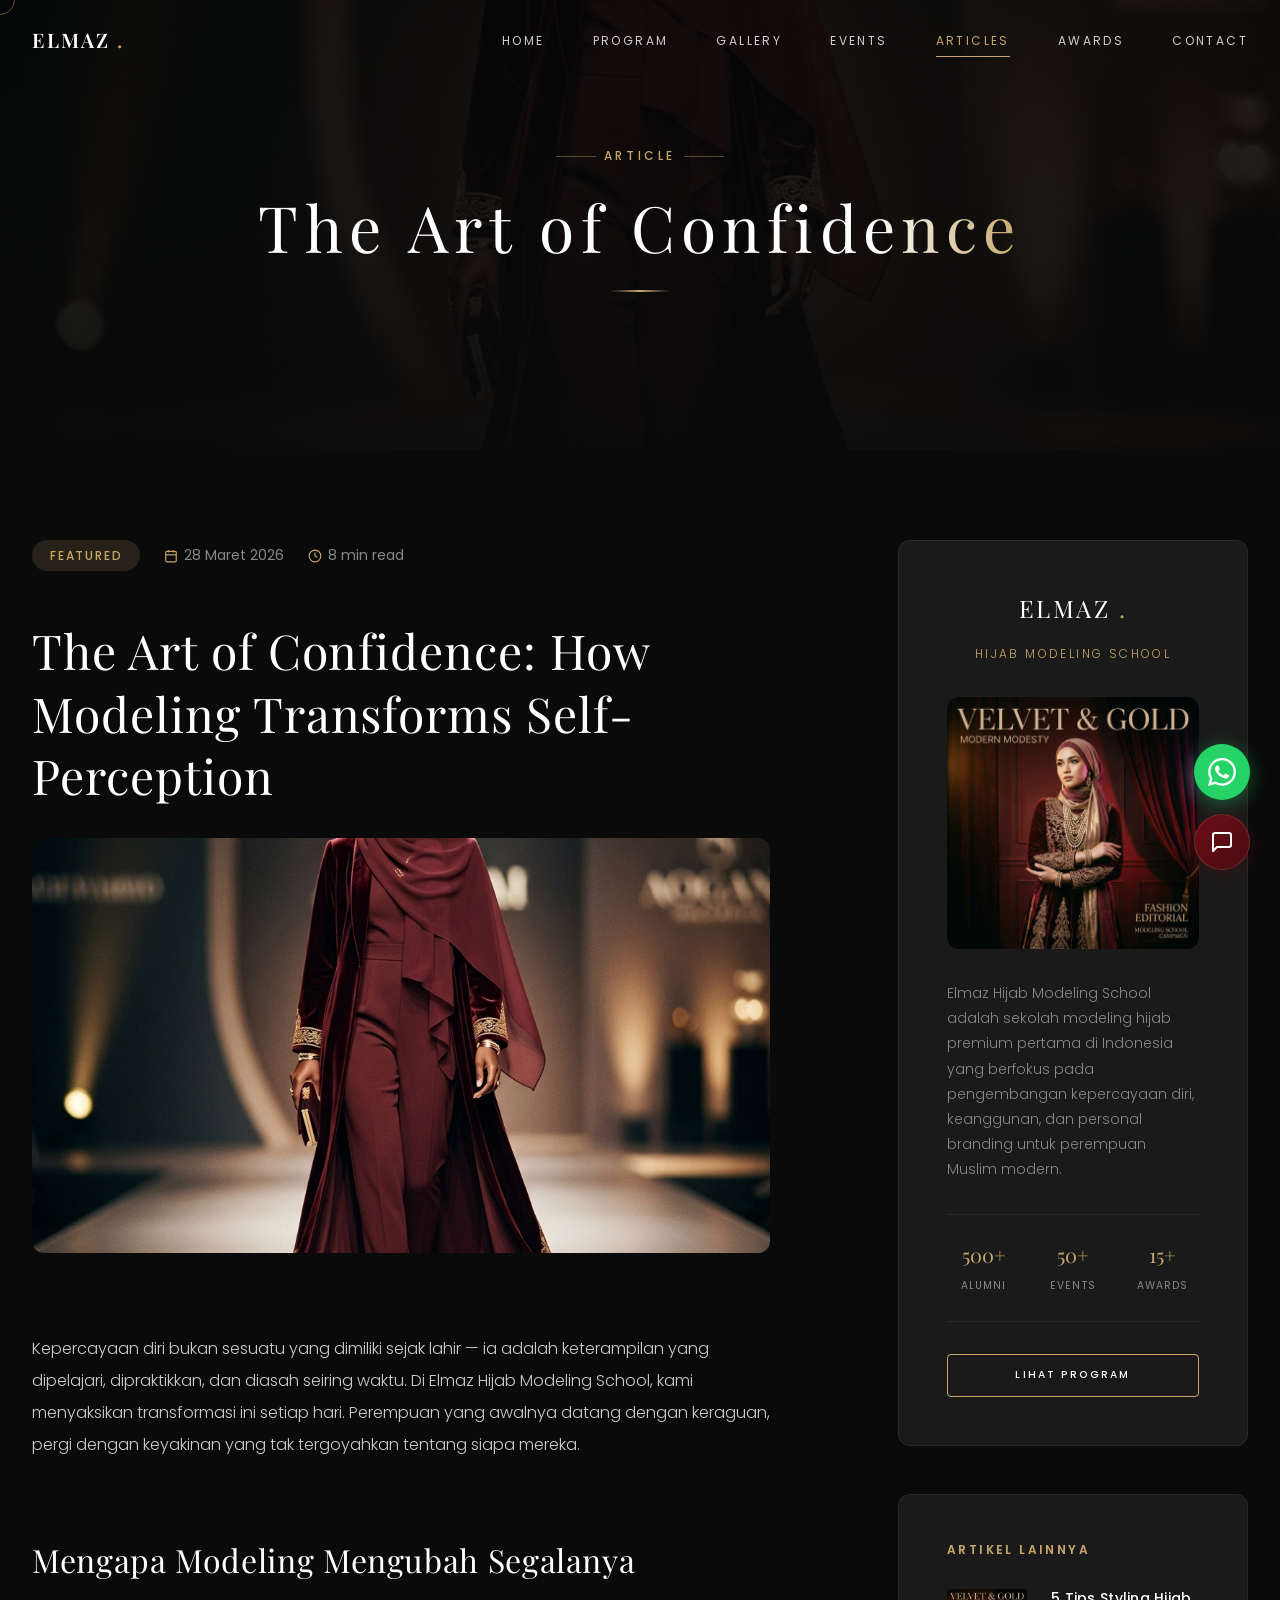
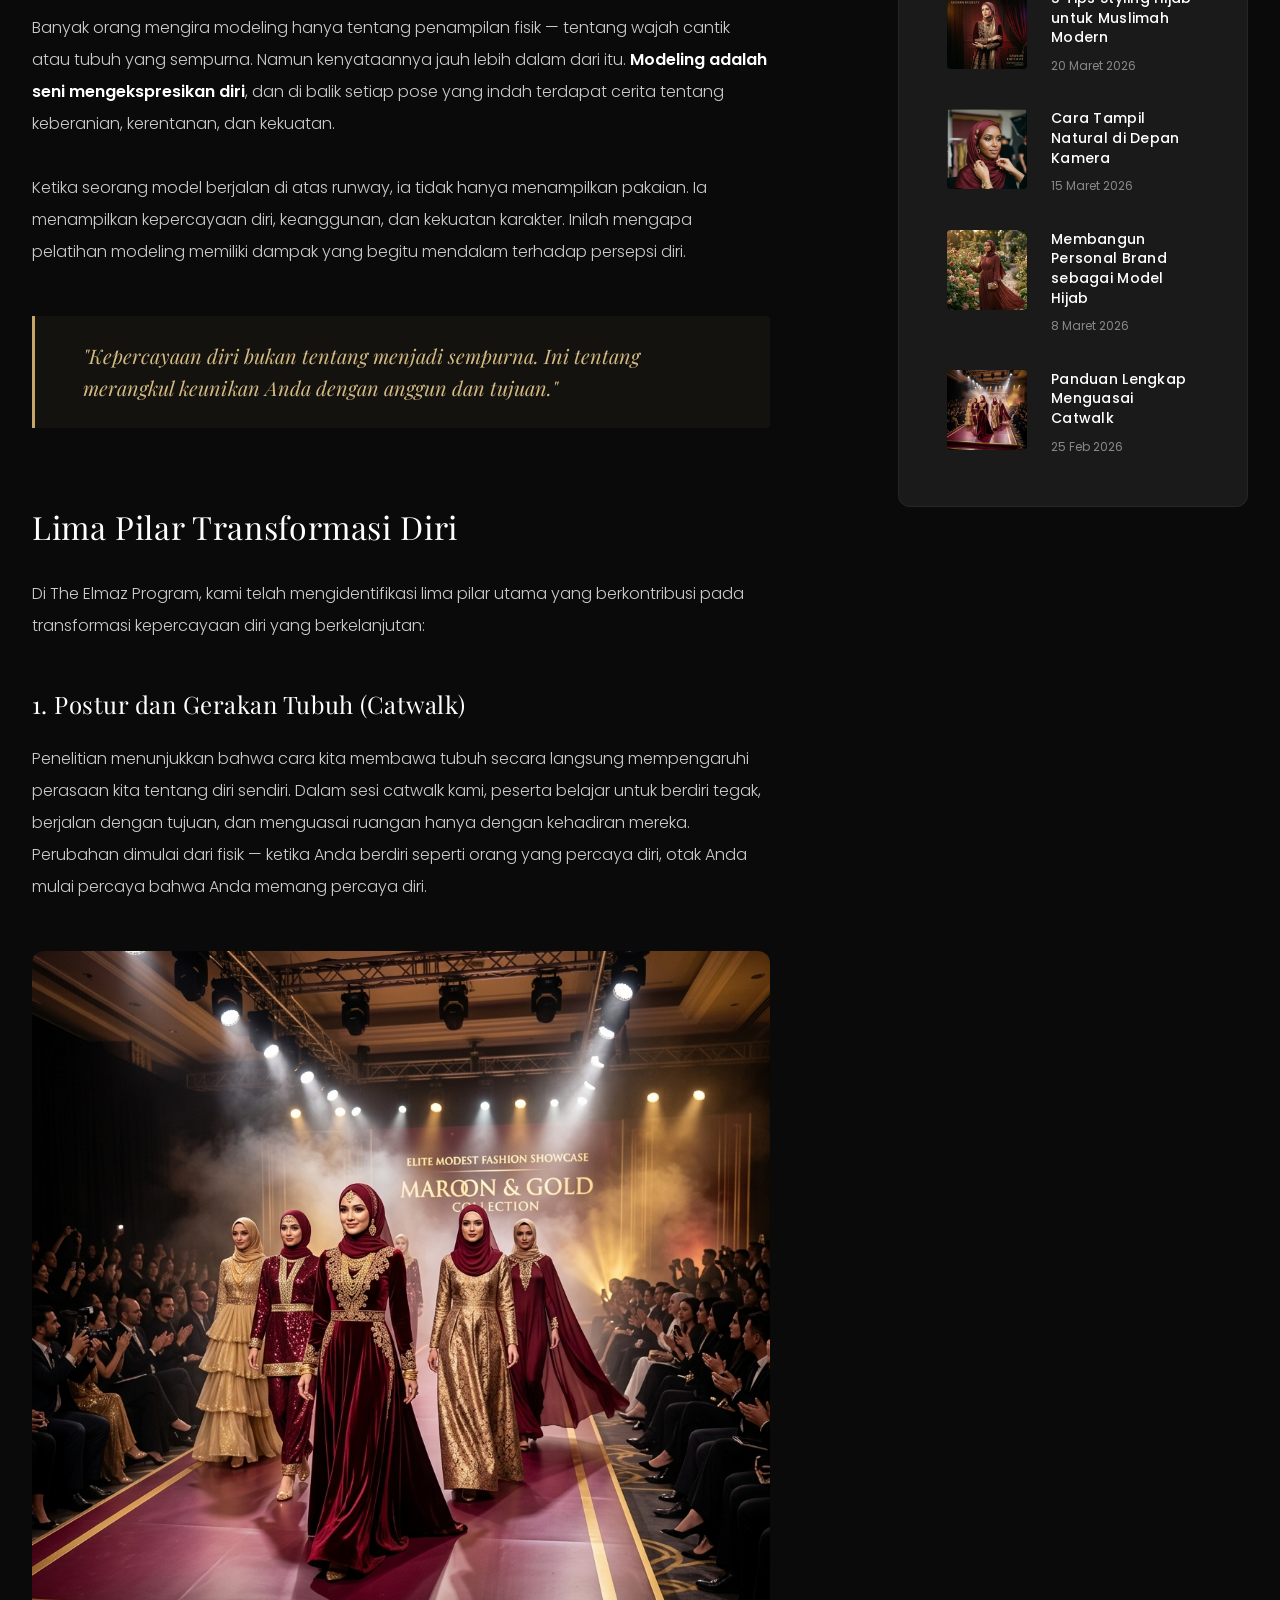
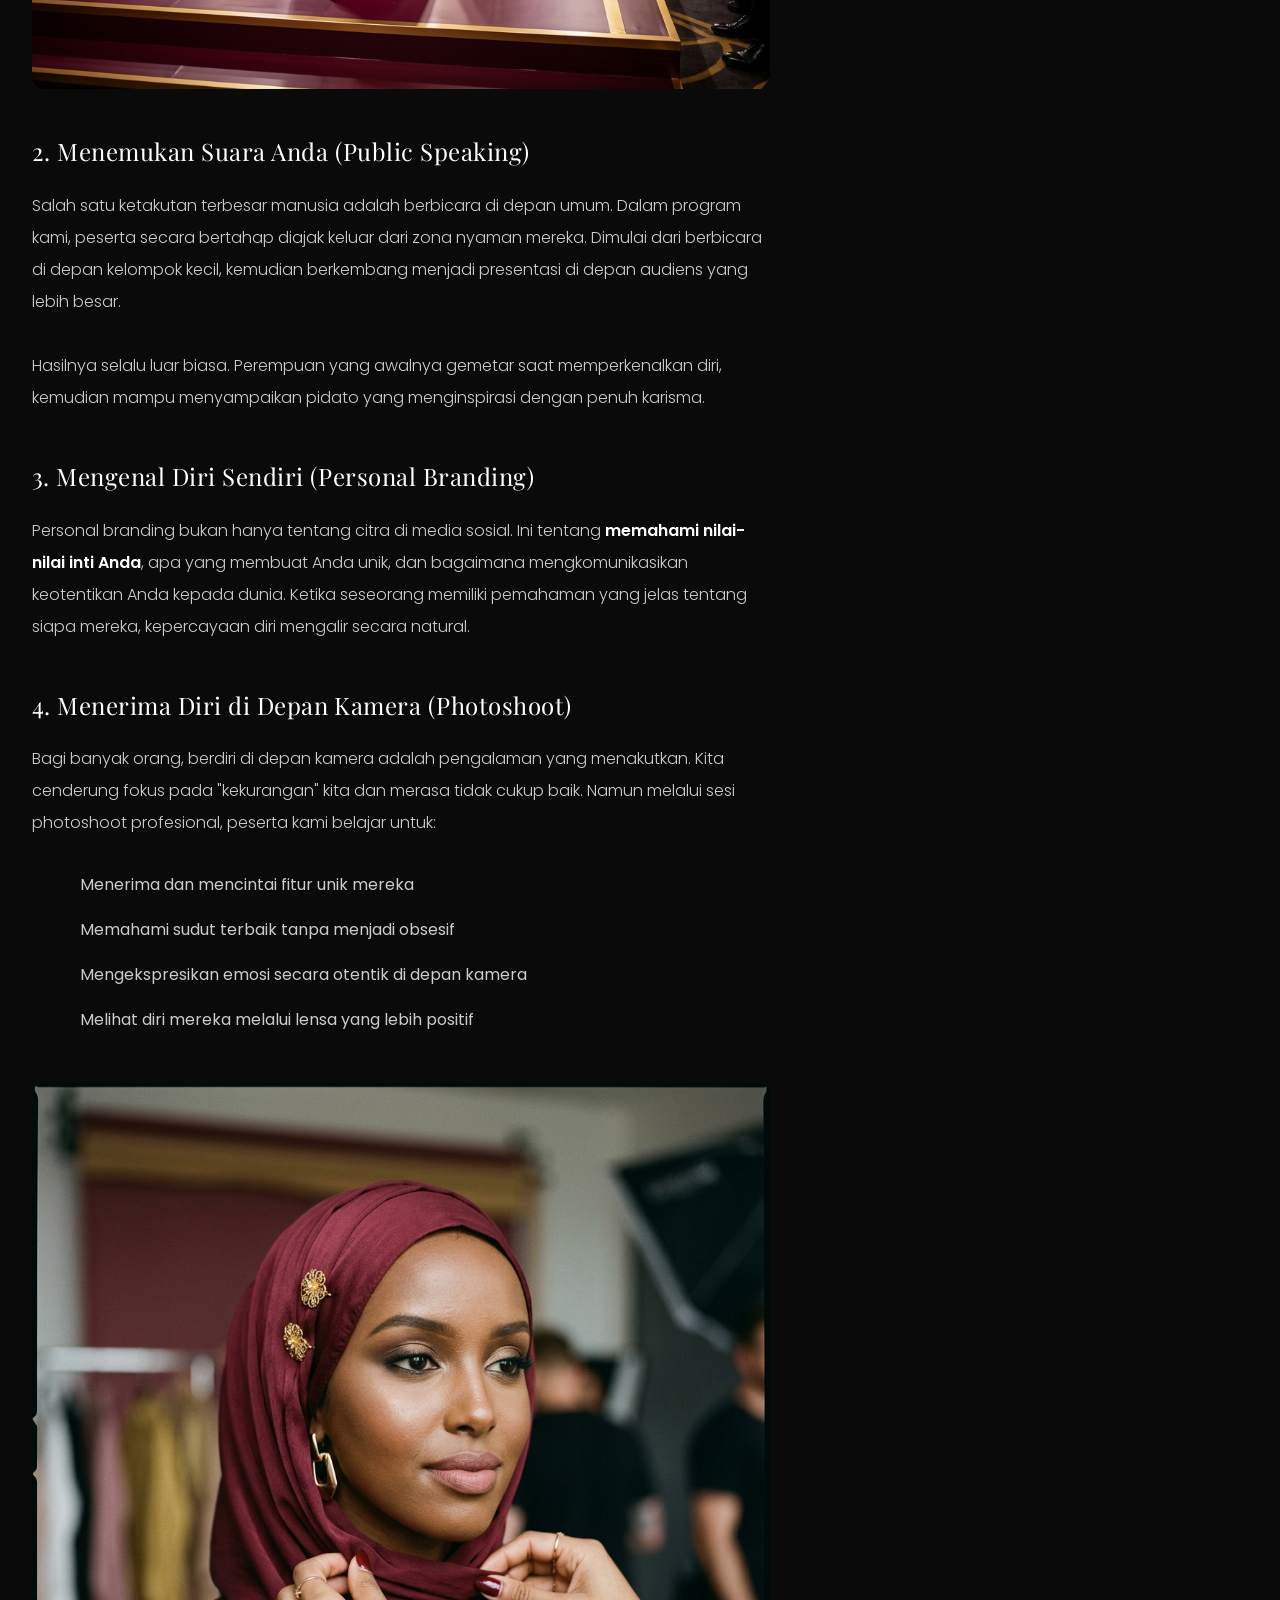
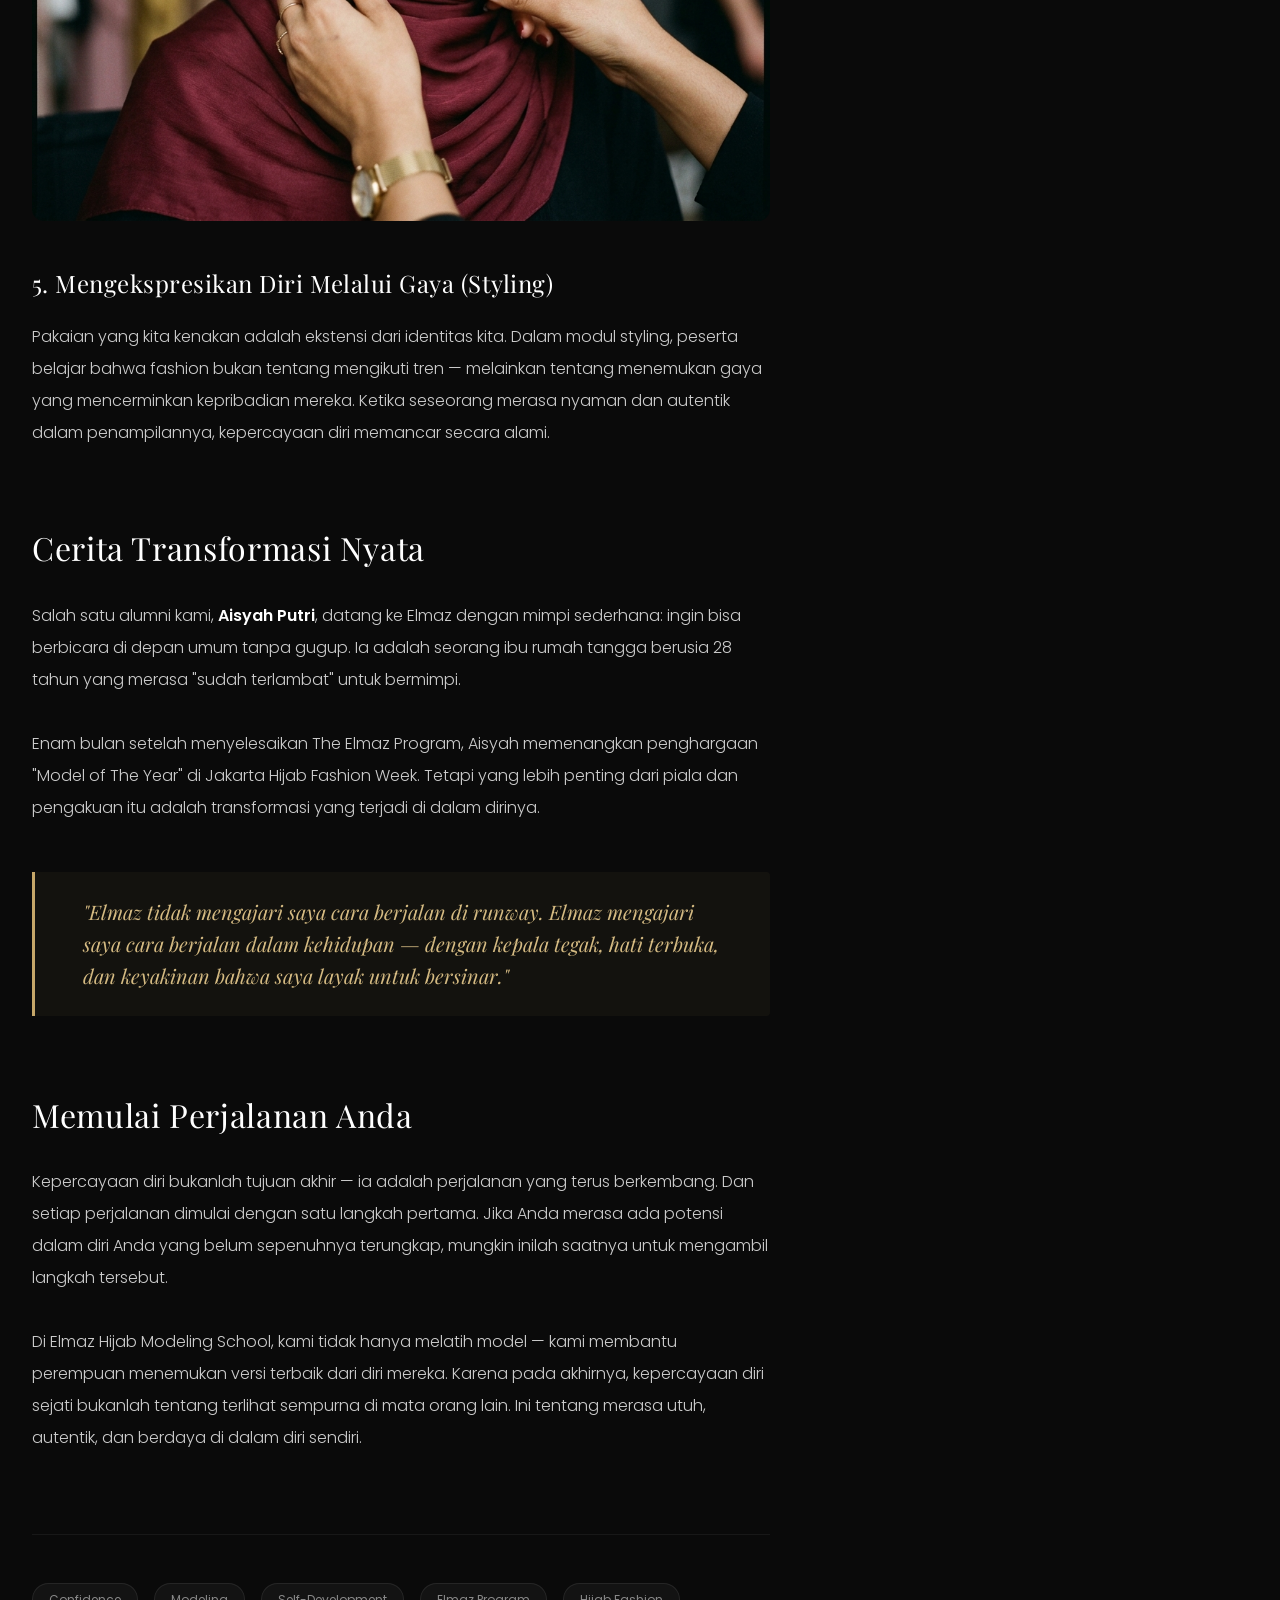
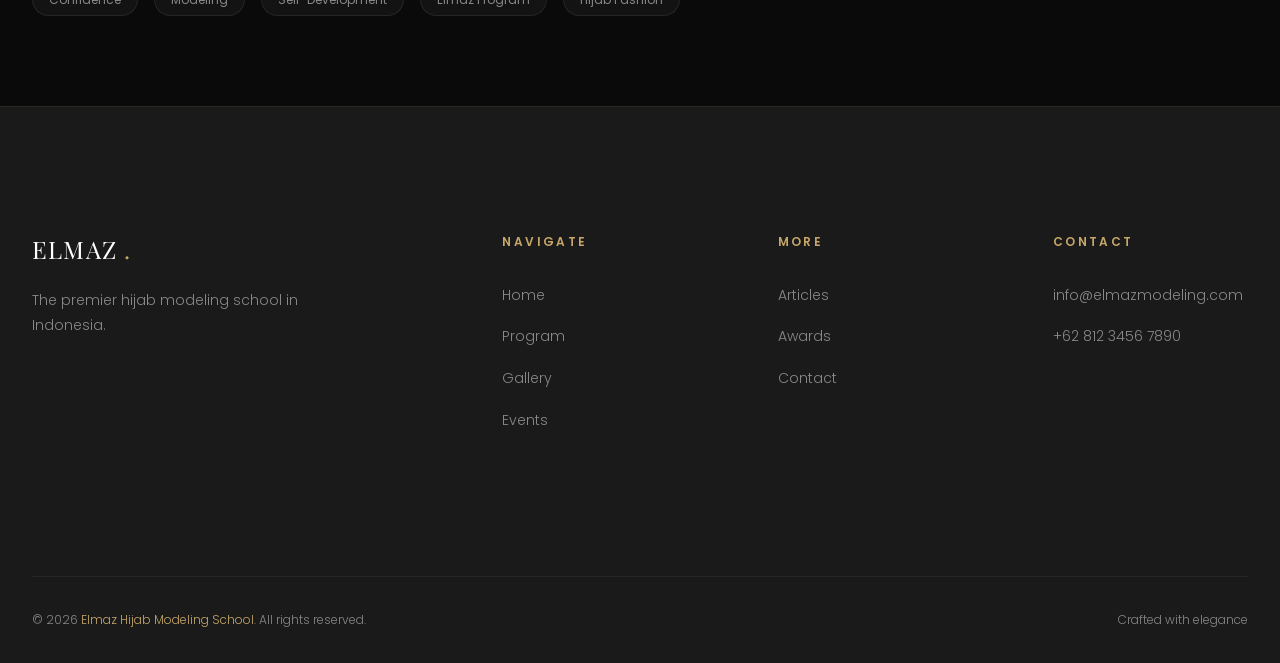
<file: artikel/the-art-of-confidence/index.html>
<!DOCTYPE html>
<html lang="id">
<head>
  <meta charset="UTF-8">
  <meta name="viewport" content="width=device-width, initial-scale=1.0">
  <title>The Art of Confidence — Elmaz Hijab Modeling School</title>
  <meta name="description" content="Bagaimana perjalanan modeling dapat mengubah cara Anda memandang diri sendiri dan membangun kepercayaan diri yang tak tergoyahkan.">
  <link rel="preconnect" href="https://fonts.googleapis.com">
  <link rel="preconnect" href="https://fonts.gstatic.com" crossorigin>
  <link href="https://fonts.googleapis.com/css2?family=Cinzel:wght@400;600;700&family=Playfair+Display:ital,wght@0,400;0,600;0,700;1,400;1,600&family=Poppins:wght@300;400;500;600;700&display=swap" rel="stylesheet">
  <link rel="stylesheet" href="../../assets/css/base.css">
  <link rel="stylesheet" href="../../assets/css/components.css">
  <link rel="stylesheet" href="../../assets/css/animations.css">
  <link rel="stylesheet" href="../../assets/css/article-detail.css">
</head>
<body>

  <div class="preloader"><div class="preloader-content"><div class="preloader-logo">ELMAZ <span>MODELING</span></div><div class="preloader-line"></div></div></div>
  <div class="page-transition"></div>

  <nav class="navbar">
    <div class="container">
      <a href="../../" class="nav-logo">ELMAZ <span>.</span></a>
      <ul class="nav-menu" id="navMenu">
        <li><a href="../../" class="nav-link">Home</a></li>
        <li><a href="../../program/" class="nav-link">Program</a></li>
        <li><a href="../../gallery/" class="nav-link">Gallery</a></li>
        <li><a href="../../event/" class="nav-link">Events</a></li>
        <li><a href="../../artikel/" class="nav-link active">Articles</a></li>
        <li><a href="../../awards/" class="nav-link">Awards</a></li>
        <li><a href="../../contact/" class="nav-link">Contact</a></li>
      </ul>
      <button class="nav-toggle" id="navToggle" aria-label="Toggle menu"><span></span><span></span><span></span></button>
    </div>
  </nav>

  <!-- Page Header -->
  <div class="page-header">
    <img src="../../assets/images/hero-1.png" alt="The Art of Confidence" class="page-header-bg">
    <div class="page-header-overlay"></div>
    <div class="page-header-content">
      <span class="section-label">Article</span>
      <h1>The Art of Confidence</h1>
      <div class="gold-divider"></div>
    </div>
  </div>

  <!-- Article Detail -->
  <section class="section">
    <div class="container">
      <div class="article-detail-layout">

        <!-- Main Content -->
        <article class="article-main">
          <div class="article-meta">
            <span class="article-meta-category">Featured</span>
            <span class="article-meta-date">
              <svg viewBox="0 0 24 24" stroke-width="2"><rect x="3" y="4" width="18" height="18" rx="2"/><line x1="16" y1="2" x2="16" y2="6"/><line x1="8" y1="2" x2="8" y2="6"/><line x1="3" y1="10" x2="21" y2="10"/></svg>
              28 Maret 2026
            </span>
            <span class="article-meta-read">
              <svg viewBox="0 0 24 24" stroke-width="2"><circle cx="12" cy="12" r="10"/><polyline points="12 6 12 12 16 14"/></svg>
              8 min read
            </span>
          </div>

          <h1 class="article-detail-title">The Art of Confidence: How Modeling Transforms Self-Perception</h1>

          <div class="article-featured-image">
            <img src="../../assets/images/hero-1.png" alt="The Art of Confidence">
          </div>

          <div class="article-body">
            <p>Kepercayaan diri bukan sesuatu yang dimiliki sejak lahir — ia adalah keterampilan yang dipelajari, dipraktikkan, dan diasah seiring waktu. Di Elmaz Hijab Modeling School, kami menyaksikan transformasi ini setiap hari. Perempuan yang awalnya datang dengan keraguan, pergi dengan keyakinan yang tak tergoyahkan tentang siapa mereka.</p>

            <h2>Mengapa Modeling Mengubah Segalanya</h2>

            <p>Banyak orang mengira modeling hanya tentang penampilan fisik — tentang wajah cantik atau tubuh yang sempurna. Namun kenyataannya jauh lebih dalam dari itu. <strong>Modeling adalah seni mengekspresikan diri</strong>, dan di balik setiap pose yang indah terdapat cerita tentang keberanian, kerentanan, dan kekuatan.</p>

            <p>Ketika seorang model berjalan di atas runway, ia tidak hanya menampilkan pakaian. Ia menampilkan kepercayaan diri, keanggunan, dan kekuatan karakter. Inilah mengapa pelatihan modeling memiliki dampak yang begitu mendalam terhadap persepsi diri.</p>

            <blockquote>
              <p>"Kepercayaan diri bukan tentang menjadi sempurna. Ini tentang merangkul keunikan Anda dengan anggun dan tujuan."</p>
            </blockquote>

            <h2>Lima Pilar Transformasi Diri</h2>

            <p>Di The Elmaz Program, kami telah mengidentifikasi lima pilar utama yang berkontribusi pada transformasi kepercayaan diri yang berkelanjutan:</p>

            <h3>1. Postur dan Gerakan Tubuh (Catwalk)</h3>

            <p>Penelitian menunjukkan bahwa cara kita membawa tubuh secara langsung mempengaruhi perasaan kita tentang diri sendiri. Dalam sesi catwalk kami, peserta belajar untuk berdiri tegak, berjalan dengan tujuan, dan menguasai ruangan hanya dengan kehadiran mereka. Perubahan dimulai dari fisik — ketika Anda berdiri seperti orang yang percaya diri, otak Anda mulai percaya bahwa Anda memang percaya diri.</p>

            <img src="../../assets/images/gallery-catwalk.png" alt="Catwalk training at Elmaz">

            <h3>2. Menemukan Suara Anda (Public Speaking)</h3>

            <p>Salah satu ketakutan terbesar manusia adalah berbicara di depan umum. Dalam program kami, peserta secara bertahap diajak keluar dari zona nyaman mereka. Dimulai dari berbicara di depan kelompok kecil, kemudian berkembang menjadi presentasi di depan audiens yang lebih besar.</p>

            <p>Hasilnya selalu luar biasa. Perempuan yang awalnya gemetar saat memperkenalkan diri, kemudian mampu menyampaikan pidato yang menginspirasi dengan penuh karisma.</p>

            <h3>3. Mengenal Diri Sendiri (Personal Branding)</h3>

            <p>Personal branding bukan hanya tentang citra di media sosial. Ini tentang <strong>memahami nilai-nilai inti Anda</strong>, apa yang membuat Anda unik, dan bagaimana mengkomunikasikan keotentikan Anda kepada dunia. Ketika seseorang memiliki pemahaman yang jelas tentang siapa mereka, kepercayaan diri mengalir secara natural.</p>

            <h3>4. Menerima Diri di Depan Kamera (Photoshoot)</h3>

            <p>Bagi banyak orang, berdiri di depan kamera adalah pengalaman yang menakutkan. Kita cenderung fokus pada "kekurangan" kita dan merasa tidak cukup baik. Namun melalui sesi photoshoot profesional, peserta kami belajar untuk:</p>

            <ul>
              <li>Menerima dan mencintai fitur unik mereka</li>
              <li>Memahami sudut terbaik tanpa menjadi obsesif</li>
              <li>Mengekspresikan emosi secara otentik di depan kamera</li>
              <li>Melihat diri mereka melalui lensa yang lebih positif</li>
            </ul>

            <img src="../../assets/images/gallery-studio.png" alt="Photoshoot session">

            <h3>5. Mengekspresikan Diri Melalui Gaya (Styling)</h3>

            <p>Pakaian yang kita kenakan adalah ekstensi dari identitas kita. Dalam modul styling, peserta belajar bahwa fashion bukan tentang mengikuti tren — melainkan tentang menemukan gaya yang mencerminkan kepribadian mereka. Ketika seseorang merasa nyaman dan autentik dalam penampilannya, kepercayaan diri memancar secara alami.</p>

            <h2>Cerita Transformasi Nyata</h2>

            <p>Salah satu alumni kami, <strong>Aisyah Putri</strong>, datang ke Elmaz dengan mimpi sederhana: ingin bisa berbicara di depan umum tanpa gugup. Ia adalah seorang ibu rumah tangga berusia 28 tahun yang merasa "sudah terlambat" untuk bermimpi.</p>

            <p>Enam bulan setelah menyelesaikan The Elmaz Program, Aisyah memenangkan penghargaan "Model of The Year" di Jakarta Hijab Fashion Week. Tetapi yang lebih penting dari piala dan pengakuan itu adalah transformasi yang terjadi di dalam dirinya.</p>

            <blockquote>
              <p>"Elmaz tidak mengajari saya cara berjalan di runway. Elmaz mengajari saya cara berjalan dalam kehidupan — dengan kepala tegak, hati terbuka, dan keyakinan bahwa saya layak untuk bersinar."</p>
            </blockquote>

            <h2>Memulai Perjalanan Anda</h2>

            <p>Kepercayaan diri bukanlah tujuan akhir — ia adalah perjalanan yang terus berkembang. Dan setiap perjalanan dimulai dengan satu langkah pertama. Jika Anda merasa ada potensi dalam diri Anda yang belum sepenuhnya terungkap, mungkin inilah saatnya untuk mengambil langkah tersebut.</p>

            <p>Di Elmaz Hijab Modeling School, kami tidak hanya melatih model — kami membantu perempuan menemukan versi terbaik dari diri mereka. Karena pada akhirnya, kepercayaan diri sejati bukanlah tentang terlihat sempurna di mata orang lain. Ini tentang merasa utuh, autentik, dan berdaya di dalam diri sendiri.</p>
          </div>

          <div class="article-tags">
            <span class="article-tag">Confidence</span>
            <span class="article-tag">Modeling</span>
            <span class="article-tag">Self-Development</span>
            <span class="article-tag">Elmaz Program</span>
            <span class="article-tag">Hijab Fashion</span>
          </div>
        </article>

        <!-- Sidebar -->
        <aside class="article-sidebar">
          <!-- Company Profile -->
          <div class="company-profile-card">
            <div class="company-profile-logo">ELMAZ <span>.</span></div>
            <p class="company-profile-tagline">Hijab Modeling School</p>
            <div class="company-profile-image">
              <img src="../../assets/images/gallery-fashion.png" alt="Elmaz Modeling School">
            </div>
            <p class="company-profile-desc">Elmaz Hijab Modeling School adalah sekolah modeling hijab premium pertama di Indonesia yang berfokus pada pengembangan kepercayaan diri, keanggunan, dan personal branding untuk perempuan Muslim modern.</p>
            <div class="company-profile-stats">
              <div class="company-profile-stat"><span class="number">500+</span><span class="label">Alumni</span></div>
              <div class="company-profile-stat"><span class="number">50+</span><span class="label">Events</span></div>
              <div class="company-profile-stat"><span class="number">15+</span><span class="label">Awards</span></div>
            </div>
            <a href="../../program/" class="btn btn-outline">Lihat Program</a>
          </div>

          <!-- Related Articles -->
          <div class="sidebar-section">
            <h3 class="sidebar-heading">Artikel Lainnya</h3>
            <a href="../../artikel/hijab-styling-tips/" class="related-article">
              <div class="related-article-image"><img src="../../assets/images/gallery-fashion.png" alt="Hijab Styling"></div>
              <div class="related-article-content"><h4>5 Tips Styling Hijab untuk Muslimah Modern</h4><span>20 Maret 2026</span></div>
            </a>
            <a href="../../artikel/natural-camera/" class="related-article">
              <div class="related-article-image"><img src="../../assets/images/gallery-studio.png" alt="Camera Tips"></div>
              <div class="related-article-content"><h4>Cara Tampil Natural di Depan Kamera</h4><span>15 Maret 2026</span></div>
            </a>
            <a href="../../artikel/personal-brand/" class="related-article">
              <div class="related-article-image"><img src="../../assets/images/gallery-outdoor.png" alt="Personal Branding"></div>
              <div class="related-article-content"><h4>Membangun Personal Brand sebagai Model Hijab</h4><span>8 Maret 2026</span></div>
            </a>
            <a href="../../artikel/mastering-catwalk/" class="related-article">
              <div class="related-article-image"><img src="../../assets/images/gallery-catwalk.png" alt="Catwalk"></div>
              <div class="related-article-content"><h4>Panduan Lengkap Menguasai Catwalk</h4><span>25 Feb 2026</span></div>
            </a>
          </div>
        </aside>
      </div>
    </div>
  </section>

  <!-- Footer -->
  <footer class="footer">
    <div class="container">
      <div class="footer-grid">
        <div class="footer-brand"><h3>ELMAZ <span>.</span></h3><p>The premier hijab modeling school in Indonesia.</p></div>
        <div class="footer-col"><h4 class="footer-heading">Navigate</h4><ul class="footer-links"><li><a href="../../">Home</a></li><li><a href="../../program/">Program</a></li><li><a href="../../gallery/">Gallery</a></li><li><a href="../../event/">Events</a></li></ul></div>
        <div class="footer-col"><h4 class="footer-heading">More</h4><ul class="footer-links"><li><a href="../../artikel/">Articles</a></li><li><a href="../../awards/">Awards</a></li><li><a href="../../contact/">Contact</a></li></ul></div>
        <div class="footer-col"><h4 class="footer-heading">Contact</h4><ul class="footer-links"><li><a href="mailto:info@elmazmodeling.com">info@elmazmodeling.com</a></li><li><a href="tel:+6281234567890">+62 812 3456 7890</a></li></ul></div>
      </div>
      <div class="footer-bottom"><p>&copy; 2026 <span>Elmaz Hijab Modeling School</span>. All rights reserved.</p><p>Crafted with elegance</p></div>
    </div>
  </footer>

  <a href="https://wa.me/6281234567890" target="_blank" class="whatsapp-float" aria-label="WhatsApp"><svg viewBox="0 0 24 24"><path d="M17.472 14.382c-.297-.149-1.758-.867-2.03-.967-.273-.099-.471-.148-.67.15-.197.297-.767.966-.94 1.164-.173.199-.347.223-.644.075-.297-.15-1.255-.463-2.39-1.475-.883-.788-1.48-1.761-1.653-2.059-.173-.297-.018-.458.13-.606.134-.133.298-.347.446-.52.149-.174.198-.298.298-.497.099-.198.05-.371-.025-.52-.075-.149-.669-1.612-.916-2.207-.242-.579-.487-.5-.669-.51-.173-.008-.371-.01-.57-.01-.198 0-.52.074-.792.372-.272.297-1.04 1.016-1.04 2.479 0 1.462 1.065 2.875 1.213 3.074.149.198 2.096 3.2 5.077 4.487.709.306 1.262.489 1.694.625.712.227 1.36.195 1.871.118.571-.085 1.758-.719 2.006-1.413.248-.694.248-1.289.173-1.413-.074-.124-.272-.198-.57-.347m-5.421 7.403h-.004a9.87 9.87 0 01-5.031-1.378l-.361-.214-3.741.982.998-3.648-.235-.374a9.86 9.86 0 01-1.51-5.26c.001-5.45 4.436-9.884 9.888-9.884 2.64 0 5.122 1.03 6.988 2.898a9.825 9.825 0 012.893 6.994c-.003 5.45-4.437 9.884-9.885 9.884m8.413-18.297A11.815 11.815 0 0012.05 0C5.495 0 .16 5.335.157 11.892c0 2.096.547 4.142 1.588 5.945L.057 24l6.305-1.654a11.882 11.882 0 005.683 1.448h.005c6.554 0 11.89-5.335 11.893-11.893a11.821 11.821 0 00-3.48-8.413z"/></svg></a>
  <button class="chatbot-toggle" id="chatbotToggle" aria-label="Chat"><svg viewBox="0 0 24 24"><path d="M21 15a2 2 0 0 1-2 2H7l-4 4V5a2 2 0 0 1 2-2h14a2 2 0 0 1 2 2z" fill="none" stroke="currentColor" stroke-width="2" stroke-linecap="round" stroke-linejoin="round"/></svg></button>
  <div class="chatbot-window" id="chatbotWindow"><div class="chatbot-header"><div class="chatbot-avatar">E</div><div class="chatbot-header-info"><h4>Elmaz Assistant</h4><p>Online now</p></div></div><div class="chatbot-messages" id="chatMessages"></div><div class="chatbot-input"><input type="text" placeholder="Ketik pesan..." id="chatInput"><button id="chatSend" aria-label="Send"><svg viewBox="0 0 24 24"><path d="M22 2L11 13M22 2l-7 20-4-9-9-4 20-7z"/></svg></button></div></div>

  <script src="../../assets/js/app.js"></script>
  <script src="../../assets/js/animations.js"></script>
  <script src="../../assets/js/chatbot.js"></script>
</body>
</html>
</file>
<file: assets/css/base.css>
/* ============================================
   ELMAZ HIJAB MODELING SCHOOL
   Design System — base.css
   ============================================ */

/* ---- Google Fonts are loaded in HTML ---- */

/* === CSS RESET === */
*, *::before, *::after {
  margin: 0;
  padding: 0;
  box-sizing: border-box;
}

html {
  scroll-behavior: smooth;
  font-size: 16px;
  -webkit-font-smoothing: antialiased;
  -moz-osx-font-smoothing: grayscale;
}

body {
  font-family: var(--font-body);
  background-color: var(--color-dark);
  color: var(--color-primary);
  line-height: 1.6;
  overflow-x: hidden;
  cursor: default;
}

img {
  max-width: 100%;
  height: auto;
  display: block;
}

a {
  text-decoration: none;
  color: inherit;
  transition: color 0.3s ease;
}

ul, ol {
  list-style: none;
}

button {
  border: none;
  outline: none;
  cursor: pointer;
  font-family: var(--font-body);
}

input, textarea {
  border: none;
  outline: none;
  font-family: var(--font-body);
}

/* === CSS VARIABLES === */
:root {
  /* Colors */
  --color-primary: #FFFFFF;
  --color-secondary: #6B0F1A;
  --color-secondary-light: #8B1F2A;
  --color-secondary-dark: #4A0A12;
  --color-accent: #C6A769;
  --color-accent-light: #D4BA82;
  --color-accent-dark: #A88B4A;
  --color-dark: #0A0A0A;
  --color-dark-soft: #1A1A1A;
  --color-dark-medium: #141414;
  --color-gray: #888888;
  --color-gray-light: #CCCCCC;
  --color-overlay: rgba(10, 10, 10, 0.6);
  --color-overlay-heavy: rgba(10, 10, 10, 0.8);

  /* Typography */
  --font-heading: 'Playfair Display', 'Cinzel', Georgia, serif;
  --font-body: 'Poppins', 'Inter', -apple-system, sans-serif;

  /* Font Sizes */
  --text-xs: 0.75rem;
  --text-sm: 0.875rem;
  --text-base: 1rem;
  --text-lg: 1.125rem;
  --text-xl: 1.25rem;
  --text-2xl: 1.5rem;
  --text-3xl: 2rem;
  --text-4xl: 2.5rem;
  --text-5xl: 3.5rem;
  --text-6xl: 4.5rem;
  --text-hero: clamp(3rem, 8vw, 7rem);

  /* Spacing */
  --space-xs: 0.5rem;
  --space-sm: 1rem;
  --space-md: 1.5rem;
  --space-lg: 2rem;
  --space-xl: 3rem;
  --space-2xl: 5rem;
  --space-3xl: 8rem;
  --space-section: clamp(5rem, 10vh, 10rem);

  /* Layout */
  --container-max: 1400px;
  --container-narrow: 900px;
  --border-radius: 4px;
  --border-radius-lg: 12px;
  --border-radius-xl: 20px;

  /* Transitions */
  --ease-out: cubic-bezier(0.16, 1, 0.3, 1);
  --ease-in-out: cubic-bezier(0.65, 0, 0.35, 1);
  --transition-fast: 0.2s var(--ease-out);
  --transition-base: 0.4s var(--ease-out);
  --transition-slow: 0.8s var(--ease-out);
  --transition-cinematic: 1.2s var(--ease-in-out);

  /* Z-index Scale */
  --z-base: 1;
  --z-overlay: 10;
  --z-navbar: 100;
  --z-modal: 200;
  --z-chatbot: 300;
  --z-preloader: 1000;
}

/* === TYPOGRAPHY === */
h1, h2, h3, h4, h5, h6 {
  font-family: var(--font-heading);
  font-weight: 400;
  line-height: 1.2;
  letter-spacing: 0.02em;
}

h1 { font-size: var(--text-6xl); }
h2 { font-size: var(--text-5xl); }
h3 { font-size: var(--text-4xl); }
h4 { font-size: var(--text-3xl); }
h5 { font-size: var(--text-2xl); }
h6 { font-size: var(--text-xl); }

p {
  font-size: var(--text-base);
  color: var(--color-gray-light);
  line-height: 1.8;
  font-weight: 300;
}

.text-accent {
  color: var(--color-accent);
}

.text-secondary {
  color: var(--color-secondary);
}

/* === UTILITY CLASSES === */
.container {
  width: 100%;
  max-width: var(--container-max);
  margin: 0 auto;
  padding: 0 var(--space-lg);
}

.container-narrow {
  max-width: var(--container-narrow);
  margin: 0 auto;
  padding: 0 var(--space-lg);
}

.section {
  padding: var(--space-section) 0;
  position: relative;
}

.section-dark {
  background-color: var(--color-dark);
}

.section-darker {
  background-color: var(--color-dark-soft);
}

/* Section Headers */
.section-header {
  text-align: center;
  margin-bottom: var(--space-3xl);
}

.section-label {
  display: inline-block;
  font-family: var(--font-body);
  font-size: var(--text-xs);
  font-weight: 500;
  letter-spacing: 0.3em;
  text-transform: uppercase;
  color: var(--color-accent);
  margin-bottom: var(--space-md);
  position: relative;
  padding: 0 var(--space-xl);
}

.section-label::before,
.section-label::after {
  content: '';
  position: absolute;
  top: 50%;
  width: 40px;
  height: 1px;
  background: var(--color-accent);
  opacity: 0.4;
}

.section-label::before { left: 0; }
.section-label::after { right: 0; }

.section-title {
  font-size: clamp(2rem, 5vw, 3.5rem);
  color: var(--color-primary);
  margin-bottom: var(--space-md);
}

.section-subtitle {
  font-size: var(--text-lg);
  color: var(--color-gray);
  max-width: 600px;
  margin: 0 auto;
  font-weight: 300;
}

/* Gold Shimmer Effect on Titles */
.section-title,
.hero-title,
.page-header-content h1,
.program-hero-content h1,
.article-detail-title,
.award-hero-content h2,
.brand-content h2,
.story-content h2,
.program-cta-content h2,
.contact-intro h2,
.timeline-content h3 {
  position: relative;
  background: linear-gradient(
    90deg,
    var(--color-primary) 0%,
    var(--color-primary) 40%,
    var(--color-accent) 50%,
    var(--color-primary) 60%,
    var(--color-primary) 100%
  );
  background-size: 200% 100%;
  -webkit-background-clip: text;
  background-clip: text;
  -webkit-text-fill-color: transparent;
  animation: textShimmer 4s ease-in-out infinite;
}

@keyframes textShimmer {
  0% { background-position: 200% center; }
  100% { background-position: -200% center; }
}

/* Gold Divider */
.gold-divider {
  width: 60px;
  height: 2px;
  background: linear-gradient(90deg, transparent, var(--color-accent), transparent);
  margin: var(--space-md) auto;
}

/* === SELECTION STYLE === */
::selection {
  background: var(--color-secondary);
  color: var(--color-primary);
}

/* === SCROLLBAR === */
::-webkit-scrollbar {
  width: 6px;
}

::-webkit-scrollbar-track {
  background: var(--color-dark);
}

::-webkit-scrollbar-thumb {
  background: var(--color-secondary);
  border-radius: 3px;
}

::-webkit-scrollbar-thumb:hover {
  background: var(--color-accent);
}

/* === RESPONSIVE === */
@media (max-width: 1024px) {
  :root {
    --text-6xl: 3.5rem;
    --text-5xl: 2.5rem;
    --text-4xl: 2rem;
  }
}

@media (max-width: 768px) {
  :root {
    --text-6xl: 2.5rem;
    --text-5xl: 2rem;
    --text-4xl: 1.75rem;
    --text-3xl: 1.5rem;
    --space-section: 4rem;
  }

  .container {
    padding: 0 var(--space-md);
  }

  .section-label::before,
  .section-label::after {
    width: 20px;
  }
}

@media (max-width: 480px) {
  :root {
    --text-6xl: 2rem;
    --text-5xl: 1.75rem;
    --text-4xl: 1.5rem;
  }
}
</file>
<file: assets/css/components.css>
/* ============================================
   COMPONENTS — Navbar, Buttons, Cards, Footer, Chatbot
   ============================================ */

/* === PRELOADER === */
.preloader {
  position: fixed;
  top: 0;
  left: 0;
  width: 100%;
  height: 100%;
  background: var(--color-dark);
  display: flex;
  align-items: center;
  justify-content: center;
  z-index: var(--z-preloader);
  transition: opacity 0.8s var(--ease-out), visibility 0.8s;
}

.preloader.hidden {
  opacity: 0;
  visibility: hidden;
  pointer-events: none;
}

.preloader-content {
  text-align: center;
}

.preloader-logo {
  font-family: var(--font-heading);
  font-size: var(--text-4xl);
  color: var(--color-primary);
  letter-spacing: 0.15em;
  opacity: 0;
  transform: translateY(20px);
  animation: preloaderFadeIn 1s var(--ease-out) 0.3s forwards;
}

.preloader-logo span {
  color: var(--color-accent);
}

.preloader-line {
  width: 0;
  height: 1px;
  background: var(--color-accent);
  margin: var(--space-md) auto 0;
  animation: preloaderLine 1.5s var(--ease-out) 0.8s forwards;
}

@keyframes preloaderFadeIn {
  to {
    opacity: 1;
    transform: translateY(0);
  }
}

@keyframes preloaderLine {
  to {
    width: 120px;
  }
}

/* === NAVBAR === */
.navbar {
  position: fixed;
  top: 0;
  left: 0;
  width: 100%;
  z-index: var(--z-navbar);
  padding: var(--space-md) 0;
  transition: all 0.5s var(--ease-out);
}

.navbar.scrolled {
  background: rgba(10, 10, 10, 0.85);
  backdrop-filter: blur(20px);
  -webkit-backdrop-filter: blur(20px);
  padding: var(--space-sm) 0;
  border-bottom: 1px solid rgba(198, 167, 105, 0.1);
}

/* Scroll Progress Bar */
.scroll-progress {
  position: absolute;
  bottom: 0;
  left: 0;
  width: 0%;
  height: 2px;
  background: linear-gradient(90deg, var(--color-accent), var(--color-accent-light));
  transition: width 0.05s linear;
  z-index: 10;
  box-shadow: 0 0 8px rgba(198, 167, 105, 0.4);
}

.navbar .container {
  display: flex;
  align-items: center;
  justify-content: space-between;
}

.nav-logo {
  font-family: var(--font-heading);
  font-size: var(--text-xl);
  color: var(--color-primary);
  letter-spacing: 0.1em;
  font-weight: 600;
  transition: var(--transition-base);
}

.nav-logo span {
  color: var(--color-accent);
}

.nav-logo:hover {
  color: var(--color-accent);
}

.nav-menu {
  display: flex;
  align-items: center;
  gap: var(--space-xl);
}

.nav-link {
  font-family: var(--font-body);
  font-size: var(--text-xs);
  font-weight: 400;
  letter-spacing: 0.2em;
  text-transform: uppercase;
  color: var(--color-gray-light);
  position: relative;
  padding: var(--space-xs) 0;
  transition: color var(--transition-fast);
}

.nav-link::after {
  content: '';
  position: absolute;
  bottom: 0;
  left: 0;
  width: 0;
  height: 1px;
  background: var(--color-accent);
  transition: width var(--transition-base);
}

.nav-link:hover,
.nav-link.active {
  color: var(--color-accent);
}

.nav-link:hover::after,
.nav-link.active::after {
  width: 100%;
}

/* Mobile menu toggle */
.nav-toggle {
  display: none;
  flex-direction: column;
  gap: 6px;
  background: none;
  cursor: pointer;
  padding: 5px;
  z-index: 101;
}

.nav-toggle span {
  display: block;
  width: 28px;
  height: 1.5px;
  background: var(--color-primary);
  transition: all 0.4s var(--ease-out);
  transform-origin: center;
}

.nav-toggle.active span:nth-child(1) {
  transform: rotate(45deg) translate(5px, 5px);
}

.nav-toggle.active span:nth-child(2) {
  opacity: 0;
  transform: scaleX(0);
}

.nav-toggle.active span:nth-child(3) {
  transform: rotate(-45deg) translate(5px, -5px);
}

/* === BUTTONS === */
.btn {
  display: inline-flex;
  align-items: center;
  justify-content: center;
  gap: var(--space-xs);
  padding: 14px 36px;
  font-family: var(--font-body);
  font-size: var(--text-xs);
  font-weight: 500;
  letter-spacing: 0.2em;
  text-transform: uppercase;
  border-radius: var(--border-radius);
  transition: all var(--transition-base);
  position: relative;
  overflow: hidden;
  cursor: pointer;
}

.btn::before {
  content: '';
  position: absolute;
  top: 0;
  left: -100%;
  width: 100%;
  height: 100%;
  background: linear-gradient(90deg, transparent, rgba(198, 167, 105, 0.2), transparent);
  transition: left 0.6s var(--ease-out);
}

.btn:hover::before {
  left: 100%;
}

.btn-primary {
  background: var(--color-secondary);
  color: var(--color-primary);
  border: 1px solid var(--color-secondary);
}

.btn-primary:hover {
  background: var(--color-accent);
  border-color: var(--color-accent);
  color: var(--color-dark);
  box-shadow: 0 0 30px rgba(198, 167, 105, 0.3);
}

.btn-outline {
  background: transparent;
  color: var(--color-primary);
  border: 1px solid var(--color-accent);
}

.btn-outline:hover {
  background: var(--color-accent);
  color: var(--color-dark);
  box-shadow: 0 0 30px rgba(198, 167, 105, 0.3);
}

.btn-gold {
  background: linear-gradient(135deg, var(--color-accent), var(--color-accent-dark));
  color: var(--color-dark);
  border: none;
  font-weight: 600;
}

.btn-gold:hover {
  box-shadow: 0 0 40px rgba(198, 167, 105, 0.4);
  transform: translateY(-2px);
}

/* === CARDS === */
.card {
  background: var(--color-dark-soft);
  border-radius: var(--border-radius-lg);
  overflow: hidden;
  transition: all var(--transition-base);
  position: relative;
  border: 1px solid rgba(255, 255, 255, 0.05);
}

.card:hover {
  transform: translateY(-8px);
  border-color: rgba(198, 167, 105, 0.2);
  box-shadow: 0 20px 60px rgba(0, 0, 0, 0.4);
}

.card-image {
  width: 100%;
  aspect-ratio: 3/4;
  overflow: hidden;
  position: relative;
}

.card-image img {
  width: 100%;
  height: 100%;
  object-fit: cover;
  transition: transform 0.8s var(--ease-out);
}

.card:hover .card-image img {
  transform: scale(1.08);
}

.card-image-overlay {
  position: absolute;
  bottom: 0;
  left: 0;
  width: 100%;
  height: 50%;
  background: linear-gradient(to top, rgba(10, 10, 10, 0.9), transparent);
  pointer-events: none;
}

.card-content {
  padding: var(--space-lg);
}

.card-tag {
  font-size: var(--text-xs);
  letter-spacing: 0.2em;
  text-transform: uppercase;
  color: var(--color-accent);
  margin-bottom: var(--space-xs);
}

.card-title {
  font-family: var(--font-heading);
  font-size: var(--text-xl);
  color: var(--color-primary);
  margin-bottom: var(--space-xs);
}

.card-desc {
  font-size: var(--text-sm);
  color: var(--color-gray);
  font-weight: 300;
}

/* === FOOTER === */
.footer {
  background: var(--color-dark-soft);
  padding: var(--space-3xl) 0 var(--space-lg);
  border-top: 1px solid rgba(198, 167, 105, 0.1);
}

.footer-grid {
  display: grid;
  grid-template-columns: 2fr 1fr 1fr 1fr;
  gap: var(--space-2xl);
  margin-bottom: var(--space-3xl);
}

.footer-brand h3 {
  font-family: var(--font-heading);
  font-size: var(--text-2xl);
  color: var(--color-primary);
  margin-bottom: var(--space-md);
  letter-spacing: 0.05em;
}

.footer-brand h3 span {
  color: var(--color-accent);
}

.footer-brand p {
  font-size: var(--text-sm);
  color: var(--color-gray);
  max-width: 300px;
  line-height: 1.8;
}

.footer-heading {
  font-family: var(--font-body);
  font-size: var(--text-xs);
  font-weight: 600;
  letter-spacing: 0.2em;
  text-transform: uppercase;
  color: var(--color-accent);
  margin-bottom: var(--space-lg);
}

.footer-links li {
  margin-bottom: var(--space-sm);
}

.footer-links a {
  font-size: var(--text-sm);
  color: var(--color-gray);
  transition: all var(--transition-fast);
  font-weight: 300;
}

.footer-links a:hover {
  color: var(--color-accent);
  padding-left: 5px;
}

.footer-social {
  display: flex;
  gap: var(--space-sm);
}

.footer-social a {
  width: 40px;
  height: 40px;
  border: 1px solid rgba(255, 255, 255, 0.1);
  border-radius: 50%;
  display: flex;
  align-items: center;
  justify-content: center;
  font-size: var(--text-sm);
  color: var(--color-gray);
  transition: all var(--transition-base);
}

.footer-social a:hover {
  border-color: var(--color-accent);
  color: var(--color-accent);
  transform: translateY(-3px);
}

.footer-bottom {
  border-top: 1px solid rgba(255, 255, 255, 0.05);
  padding-top: var(--space-lg);
  display: flex;
  align-items: center;
  justify-content: space-between;
}

.footer-bottom p {
  font-size: var(--text-xs);
  color: var(--color-gray);
}

.footer-bottom p span {
  color: var(--color-accent);
}

/* === WHATSAPP FLOAT === */
.whatsapp-float {
  position: fixed;
  bottom: 100px;
  right: 30px;
  width: 56px;
  height: 56px;
  background: #25D366;
  border-radius: 50%;
  display: flex;
  align-items: center;
  justify-content: center;
  z-index: var(--z-chatbot);
  box-shadow: 0 4px 20px rgba(37, 211, 102, 0.4);
  transition: all var(--transition-base);
  cursor: pointer;
}

.whatsapp-float:hover {
  transform: scale(1.1) translateY(-3px);
  box-shadow: 0 8px 30px rgba(37, 211, 102, 0.5);
}

.whatsapp-float svg {
  width: 28px;
  height: 28px;
  fill: #fff;
}

/* === CHATBOT === */
.chatbot-toggle {
  position: fixed;
  bottom: 30px;
  right: 30px;
  width: 56px;
  height: 56px;
  background: linear-gradient(135deg, var(--color-secondary), var(--color-secondary-dark));
  border: 1px solid rgba(198, 167, 105, 0.2);
  border-radius: 50%;
  display: flex;
  align-items: center;
  justify-content: center;
  z-index: var(--z-chatbot);
  cursor: pointer;
  box-shadow: 0 4px 20px rgba(107, 15, 26, 0.3);
  transition: all var(--transition-base);
}

.chatbot-toggle:hover {
  background: linear-gradient(135deg, var(--color-accent), var(--color-accent-dark));
  border-color: var(--color-accent);
  transform: translateY(-3px);
  box-shadow: 0 8px 30px rgba(198, 167, 105, 0.3);
}

.chatbot-toggle svg {
  width: 24px;
  height: 24px;
  fill: none;
  stroke: #fff;
  color: white;
  stroke-width: 2;
  stroke-linecap: round;
  stroke-linejoin: round;
  transition: all 0.3s var(--ease-out);
}

.chatbot-toggle:hover svg {
  stroke: #fff;
}

.chatbot-toggle.active svg {
  transform: rotate(90deg);
}

.chatbot-window {
  position: fixed;
  bottom: 100px;
  right: 30px;
  width: 380px;
  max-height: 500px;
  background: rgba(26, 26, 26, 0.95);
  backdrop-filter: blur(20px);
  -webkit-backdrop-filter: blur(20px);
  border: 1px solid rgba(198, 167, 105, 0.15);
  border-radius: var(--border-radius-xl);
  z-index: var(--z-chatbot);
  display: flex;
  flex-direction: column;
  overflow: hidden;
  transform: scale(0.8) translateY(20px);
  opacity: 0;
  visibility: hidden;
  transition: all 0.4s var(--ease-out);
  box-shadow: 0 20px 60px rgba(0, 0, 0, 0.5);
}

.chatbot-window.open {
  transform: scale(1) translateY(0);
  opacity: 1;
  visibility: visible;
}

.chatbot-header {
  padding: var(--space-md) var(--space-lg);
  background: linear-gradient(135deg, var(--color-secondary), var(--color-secondary-dark));
  display: flex;
  align-items: center;
  gap: var(--space-sm);
}

.chatbot-avatar {
  width: 36px;
  height: 36px;
  background: var(--color-accent);
  border-radius: 50%;
  display: flex;
  align-items: center;
  justify-content: center;
  font-family: var(--font-heading);
  font-size: var(--text-sm);
  color: var(--color-dark);
  font-weight: 700;
}

.chatbot-header-info h4 {
  font-family: var(--font-body);
  font-size: var(--text-sm);
  font-weight: 600;
  color: var(--color-primary);
}

.chatbot-header-info p {
  font-size: var(--text-xs);
  color: rgba(255, 255, 255, 0.7);
}

.chatbot-messages {
  flex: 1;
  padding: var(--space-md);
  overflow-y: auto;
  display: flex;
  flex-direction: column;
  gap: var(--space-sm);
  max-height: 320px;
  min-height: 250px;
}

.chat-bubble {
  max-width: 80%;
  padding: 10px 16px;
  border-radius: 16px;
  font-size: var(--text-sm);
  line-height: 1.5;
  animation: bubbleIn 0.3s var(--ease-out);
}

@keyframes bubbleIn {
  from {
    opacity: 0;
    transform: translateY(10px) scale(0.95);
  }

  to {
    opacity: 1;
    transform: translateY(0) scale(1);
  }
}

.chat-bubble.bot {
  background: rgba(255, 255, 255, 0.08);
  color: var(--color-gray-light);
  align-self: flex-start;
  border-bottom-left-radius: 4px;
}

.chat-bubble.user {
  background: var(--color-secondary);
  color: var(--color-primary);
  align-self: flex-end;
  border-bottom-right-radius: 4px;
}

.chat-typing {
  display: flex;
  gap: 4px;
  padding: 12px 16px;
  align-self: flex-start;
}

.chat-typing span {
  width: 6px;
  height: 6px;
  background: var(--color-gray);
  border-radius: 50%;
  animation: typingDot 1.4s infinite;
}

.chat-typing span:nth-child(2) {
  animation-delay: 0.2s;
}

.chat-typing span:nth-child(3) {
  animation-delay: 0.4s;
}

@keyframes typingDot {

  0%,
  60%,
  100% {
    transform: translateY(0);
    opacity: 0.3;
  }

  30% {
    transform: translateY(-6px);
    opacity: 1;
  }
}

.chatbot-input {
  display: flex;
  align-items: center;
  padding: var(--space-sm) var(--space-md);
  border-top: 1px solid rgba(255, 255, 255, 0.05);
  gap: var(--space-xs);
}

.chatbot-input input {
  flex: 1;
  background: rgba(255, 255, 255, 0.05);
  border-radius: 20px;
  padding: 10px 16px;
  color: var(--color-primary);
  font-size: var(--text-sm);
}

.chatbot-input input::placeholder {
  color: var(--color-gray);
}

.chatbot-input button {
  width: 36px;
  height: 36px;
  background: var(--color-accent);
  border-radius: 50%;
  display: flex;
  align-items: center;
  justify-content: center;
  transition: all var(--transition-fast);
}

.chatbot-input button:hover {
  background: var(--color-accent-light);
  transform: scale(1.05);
}

.chatbot-input button svg {
  width: 16px;
  height: 16px;
  fill: var(--color-dark);
}

/* Chatbot Quick Actions */
.chat-quick-actions {
  display: flex;
  flex-wrap: wrap;
  gap: 6px;
  margin-top: var(--space-xs);
}

.chat-quick-btn {
  padding: 6px 14px;
  background: rgba(198, 167, 105, 0.1);
  border: 1px solid rgba(198, 167, 105, 0.2);
  border-radius: 20px;
  color: var(--color-accent);
  font-size: var(--text-xs);
  cursor: pointer;
  transition: all var(--transition-fast);
}

.chat-quick-btn:hover {
  background: rgba(198, 167, 105, 0.2);
  border-color: var(--color-accent);
}

/* === PAGE HEADER (inner pages) === */
.page-header {
  position: relative;
  height: 50vh;
  min-height: 400px;
  display: flex;
  align-items: center;
  justify-content: center;
  text-align: center;
  overflow: hidden;
}

.page-header-bg {
  position: absolute;
  top: 0;
  left: 0;
  width: 100%;
  height: 100%;
  object-fit: cover;
  filter: brightness(0.3);
}

.page-header-overlay {
  position: absolute;
  top: 0;
  left: 0;
  width: 100%;
  height: 100%;
  background: linear-gradient(to bottom, rgba(10, 10, 10, 0.5), rgba(10, 10, 10, 0.9));
}

.page-header-content {
  position: relative;
  z-index: 2;
}

.page-header-content h1 {
  font-size: clamp(2.5rem, 6vw, 4rem);
  color: var(--color-primary);
  margin-bottom: var(--space-sm);
  letter-spacing: 0.1em;
}

.page-header-content .gold-divider {
  margin-bottom: var(--space-sm);
}

.page-header-content p {
  font-size: var(--text-lg);
  color: var(--color-gray);
  font-weight: 300;
}

/* === RESPONSIVE MOBILE === */
@media (max-width: 768px) {
  .nav-menu {
    position: fixed;
    top: 0;
    right: -100%;
    width: 80%;
    max-width: 350px;
    height: 100vh;
    background: rgba(10, 10, 10, 0.97);
    backdrop-filter: blur(20px);
    flex-direction: column;
    justify-content: center;
    gap: var(--space-lg);
    transition: right 0.5s var(--ease-out);
    border-left: 1px solid rgba(198, 167, 105, 0.1);
  }

  .nav-menu.open {
    right: 0;
  }

  .nav-toggle {
    display: flex;
  }

  .nav-link {
    font-size: var(--text-sm);
    letter-spacing: 0.15em;
  }

  .footer-grid {
    grid-template-columns: 1fr;
    gap: var(--space-xl);
  }

  .footer-bottom {
    flex-direction: column;
    gap: var(--space-sm);
    text-align: center;
  }

  .chatbot-window {
    width: calc(100% - 30px);
    right: 15px;
    bottom: 90px;
  }
}

/* === SCROLL TO TOP BUTTON === */
.scroll-to-top {
  position: fixed;
  bottom: 30px;
  left: 30px;
  width: 48px;
  height: 48px;
  background: linear-gradient(135deg, var(--color-secondary), var(--color-secondary-dark));
  border: 1px solid rgba(198, 167, 105, 0.2);
  border-radius: 50%;
  display: flex;
  align-items: center;
  justify-content: center;
  z-index: var(--z-chatbot);
  cursor: pointer;
  opacity: 0;
  visibility: hidden;
  transform: translateY(20px);
  transition: all 0.4s var(--ease-out);
  box-shadow: 0 4px 20px rgba(107, 15, 26, 0.3);
}

.scroll-to-top.visible {
  opacity: 1;
  visibility: visible;
  transform: translateY(0);
}

.scroll-to-top:hover {
  background: linear-gradient(135deg, var(--color-accent), var(--color-accent-dark));
  border-color: var(--color-accent);
  transform: translateY(-3px);
  box-shadow: 0 8px 30px rgba(198, 167, 105, 0.3);
}

.scroll-to-top svg {
  width: 20px;
  height: 20px;
  fill: none;
  stroke: #fff;
  stroke-width: 2;
  stroke-linecap: round;
  stroke-linejoin: round;
  transition: stroke 0.3s ease;
}

.scroll-to-top:hover svg {
  stroke: var(--color-dark);
}
</file>
<file: assets/css/animations.css>
/* ============================================
   ANIMATIONS — Keyframes & Scroll Effects
   ============================================ */

/* === SCROLL REVEAL === */
.reveal {
  opacity: 0;
  transform: translateY(40px);
  transition: all 0.8s var(--ease-out);
}

.reveal.visible {
  opacity: 1;
  transform: translateY(0);
}

.reveal-left {
  opacity: 0;
  transform: translateX(-60px);
  transition: all 0.8s var(--ease-out);
}

.reveal-left.visible {
  opacity: 1;
  transform: translateX(0);
}

.reveal-right {
  opacity: 0;
  transform: translateX(60px);
  transition: all 0.8s var(--ease-out);
}

.reveal-right.visible {
  opacity: 1;
  transform: translateX(0);
}

.reveal-scale {
  opacity: 0;
  transform: scale(0.9);
  transition: all 0.8s var(--ease-out);
}

.reveal-scale.visible {
  opacity: 1;
  transform: scale(1);
}

/* Stagger children */
.reveal-stagger > * {
  opacity: 0;
  transform: translateY(30px);
  transition: all 0.6s var(--ease-out);
}

.reveal-stagger.visible > *:nth-child(1) { transition-delay: 0.1s; opacity: 1; transform: translateY(0); }
.reveal-stagger.visible > *:nth-child(2) { transition-delay: 0.2s; opacity: 1; transform: translateY(0); }
.reveal-stagger.visible > *:nth-child(3) { transition-delay: 0.3s; opacity: 1; transform: translateY(0); }
.reveal-stagger.visible > *:nth-child(4) { transition-delay: 0.4s; opacity: 1; transform: translateY(0); }
.reveal-stagger.visible > *:nth-child(5) { transition-delay: 0.5s; opacity: 1; transform: translateY(0); }
.reveal-stagger.visible > *:nth-child(6) { transition-delay: 0.6s; opacity: 1; transform: translateY(0); }

/* === FLOAT ANIMATION === */
@keyframes float {
  0%, 100% { transform: translateY(0); }
  50% { transform: translateY(-10px); }
}

/* === SHIMMER / GOLD GLOW === */
@keyframes shimmer {
  0% { background-position: -200% center; }
  100% { background-position: 200% center; }
}

.gold-shimmer {
  background: linear-gradient(
    90deg,
    var(--color-accent) 0%,
    var(--color-accent-light) 25%,
    var(--color-accent) 50%,
    var(--color-accent-light) 75%,
    var(--color-accent) 100%
  );
  background-size: 200% auto;
  -webkit-background-clip: text;
  -webkit-text-fill-color: transparent;
  background-clip: text;
  animation: shimmer 3s linear infinite;
}

/* === SLIDE IN KEYFRAMES === */
@keyframes slideInUp {
  from { opacity: 0; transform: translateY(60px); }
  to { opacity: 1; transform: translateY(0); }
}

@keyframes slideInDown {
  from { opacity: 0; transform: translateY(-40px); }
  to { opacity: 1; transform: translateY(0); }
}

@keyframes slideInLeft {
  from { opacity: 0; transform: translateX(-60px); }
  to { opacity: 1; transform: translateX(0); }
}

@keyframes slideInRight {
  from { opacity: 0; transform: translateX(60px); }
  to { opacity: 1; transform: translateX(0); }
}

@keyframes fadeIn {
  from { opacity: 0; }
  to { opacity: 1; }
}

@keyframes fadeInScale {
  from { opacity: 0; transform: scale(0.9); }
  to { opacity: 1; transform: scale(1); }
}

@keyframes rotateIn {
  from { opacity: 0; transform: rotate(-5deg) scale(0.95); }
  to { opacity: 1; transform: rotate(0) scale(1); }
}

/* === PARALLAX SECTION STYLES === */
.parallax-section {
  position: relative;
  overflow: hidden;
}

.parallax-bg {
  position: absolute;
  top: -20%;
  left: 0;
  width: 100%;
  height: 140%;
  object-fit: cover;
  will-change: transform;
  pointer-events: none;
}

/* === TILT CARD EFFECT === */
.tilt-card {
  transform-style: preserve-3d;
  perspective: 1000px;
  transition: transform 0.1s ease;
}

.tilt-card-inner {
  transform: translateZ(30px);
}

/* === MAGNETIC BUTTON === */
.magnetic-btn {
  transition: transform 0.3s var(--ease-out);
}

/* === PAGE TRANSITION === */
.page-transition {
  position: fixed;
  top: 0;
  left: 0;
  width: 100%;
  height: 100%;
  background: var(--color-dark);
  z-index: 999;
  pointer-events: none;
  opacity: 0;
  transition: opacity 0.4s var(--ease-out);
}

.page-transition.active {
  opacity: 1;
  pointer-events: all;
}

/* === SCROLL INDICATOR === */
@keyframes scrollBounce {
  0%, 100% { transform: translateY(0); opacity: 1; }
  50% { transform: translateY(10px); opacity: 0.5; }
}

/* === IMAGE LOAD ANIMATION === */
@keyframes imageReveal {
  from { 
    clip-path: inset(0 0 100% 0); 
    opacity: 0; 
  }
  to { 
    clip-path: inset(0 0 0 0); 
    opacity: 1; 
  }
}

/* === GLOW PULSE === */
@keyframes glowPulse {
  0%, 100% { box-shadow: 0 0 20px rgba(198, 167, 105, 0.2); }
  50% { box-shadow: 0 0 40px rgba(198, 167, 105, 0.4); }
}

/* === CUSTOM CURSOR === */
.cursor-dot {
  position: fixed;
  width: 6px;
  height: 6px;
  background: var(--color-accent);
  border-radius: 50%;
  pointer-events: none;
  z-index: 9999;
  transition: transform 0.1s ease;
  mix-blend-mode: difference;
}

.cursor-ring {
  position: fixed;
  width: 30px;
  height: 30px;
  border: 1px solid rgba(198, 167, 105, 0.5);
  border-radius: 50%;
  pointer-events: none;
  z-index: 9998;
  transition: all 0.15s ease;
  mix-blend-mode: difference;
}

.cursor-ring.hover {
  width: 50px;
  height: 50px;
  border-color: var(--color-accent);
  background: rgba(198, 167, 105, 0.05);
}

/* === REDUCE MOTION === */
@media (prefers-reduced-motion: reduce) {
  *, *::before, *::after {
    animation-duration: 0.01ms !important;
    transition-duration: 0.01ms !important;
  }

  .reveal, .reveal-left, .reveal-right, .reveal-scale {
    opacity: 1;
    transform: none;
  }

  .reveal-stagger > * {
    opacity: 1;
    transform: none;
  }
}

/* Hide cursor on mobile */
@media (pointer: coarse) {
  .cursor-dot, .cursor-ring {
    display: none;
  }
}
</file>
<file: assets/css/home.css>
/* ============================================
   HOME PAGE — Hero, Previews
   ============================================ */

/* === HERO SECTION === */
.hero {
  position: relative;
  width: 100%;
  height: 100vh;
  min-height: 600px;
  overflow: hidden;
  display: flex;
  align-items: center;
  justify-content: center;
}

.hero-slideshow {
  position: absolute;
  top: 0;
  left: 0;
  width: 100%;
  height: 100%;
}

.hero-slide {
  position: absolute;
  top: 0;
  left: 0;
  width: 100%;
  height: 100%;
  opacity: 0;
  transition: opacity 1.5s var(--ease-in-out);
}

.hero-slide.active {
  opacity: 1;
}

.hero-slide img {
  width: 100%;
  height: 100%;
  object-fit: cover;
  object-position: top;
  transform: scale(1.05);
  animation: heroZoom 8s var(--ease-in-out) forwards;
}

@keyframes heroZoom {
  from {
    transform: scale(1.05);
  }

  to {
    transform: scale(1);
  }
}

.hero-slide.active img {
  animation: heroZoom 8s var(--ease-in-out) forwards;
}

.hero-overlay {
  position: absolute;
  top: 0;
  left: 0;
  width: 100%;
  height: 100%;
  background: linear-gradient(to bottom,
      rgba(10, 10, 10, 0.3) 0%,
      rgba(10, 10, 10, 0.1) 40%,
      rgba(10, 10, 10, 0.5) 70%,
      rgba(10, 10, 10, 0.95) 100%);
  z-index: 2;
}

.hero-content {
  position: relative;
  z-index: 3;
  text-align: center;
  max-width: 800px;
  padding: 0 var(--space-lg);
}

.hero-label {
  font-family: var(--font-body);
  font-size: var(--text-xs);
  letter-spacing: 0.4em;
  text-transform: uppercase;
  color: var(--color-accent);
  margin-bottom: var(--space-lg);
  opacity: 0;
  animation: slideInDown 1s var(--ease-out) 1.8s forwards;
}

.hero-title {
  font-family: var(--font-heading);
  font-size: var(--text-hero);
  line-height: 1.05;
  margin-bottom: var(--space-lg);
  opacity: 0;
  animation: slideInUp 1s var(--ease-out) 2s forwards, textShimmer 4s ease-in-out 3s infinite;
}

.hero-title em {
  font-style: italic;
  -webkit-text-fill-color: transparent;
}

.hero-subtitle {
  font-size: var(--text-lg);
  color: var(--color-gray-light);
  font-weight: 300;
  letter-spacing: 0.05em;
  margin-bottom: var(--space-xl);
  opacity: 0;
  animation: slideInUp 1s var(--ease-out) 2.3s forwards;
}

.hero-cta {
  opacity: 0;
  animation: slideInUp 1s var(--ease-out) 2.6s forwards;
  display: flex;
  gap: var(--space-md);
  justify-content: center;
  flex-wrap: wrap;
}

.hero-scroll {
  position: absolute;
  bottom: 40px;
  left: 50%;
  transform: translateX(-50%);
  z-index: 3;
  display: flex;
  flex-direction: column;
  align-items: center;
  gap: var(--space-xs);
  opacity: 0;
  animation: fadeIn 1s var(--ease-out) 3s forwards;
}

.hero-scroll span {
  font-size: var(--text-xs);
  letter-spacing: 0.2em;
  text-transform: uppercase;
  color: var(--color-gray);
}

.hero-scroll-line {
  width: 1px;
  height: 40px;
  background: linear-gradient(to bottom, var(--color-accent), transparent);
  animation: scrollBounce 2s infinite;
}

/* Slide indicators */
.hero-indicators {
  position: absolute;
  bottom: 40px;
  right: 40px;
  z-index: 3;
  display: flex;
  gap: 8px;
  opacity: 0;
  animation: fadeIn 1s var(--ease-out) 3s forwards;
}

.hero-indicator {
  width: 30px;
  height: 2px;
  background: rgba(255, 255, 255, 0.3);
  cursor: pointer;
  transition: all var(--transition-base);
}

.hero-indicator.active {
  width: 50px;
  background: var(--color-accent);
}

/* === PREVIEW SECTIONS === */
.home-preview {
  padding: var(--space-section) 0;
}

.preview-grid {
  display: grid;
  grid-template-columns: repeat(3, 1fr);
  gap: var(--space-lg);
}

.preview-card {
  position: relative;
  height: 70vh;
  min-height: 500px;
  border-radius: var(--border-radius-lg);
  overflow: hidden;
  cursor: pointer;
}

.preview-card-bg {
  position: absolute;
  top: 0;
  left: 0;
  width: 100%;
  height: 100%;
  object-fit: cover;
  transition: transform 1s var(--ease-out);
}

.preview-card:hover .preview-card-bg {
  transform: scale(1.08);
}

.preview-card-overlay {
  position: absolute;
  top: 0;
  left: 0;
  width: 100%;
  height: 100%;
  background: linear-gradient(to top, rgba(10, 10, 10, 0.9) 0%, rgba(10, 10, 10, 0.1) 60%);
  transition: background var(--transition-base);
}

.preview-card:hover .preview-card-overlay {
  background: linear-gradient(to top, rgba(107, 15, 26, 0.9) 0%, rgba(10, 10, 10, 0.2) 60%);
}

.preview-card-content {
  position: absolute;
  bottom: 0;
  left: 0;
  width: 100%;
  padding: var(--space-xl);
  z-index: 2;
}

.preview-card-label {
  font-size: var(--text-xs);
  letter-spacing: 0.25em;
  text-transform: uppercase;
  color: var(--color-accent);
  margin-bottom: var(--space-sm);
}

.preview-card-title {
  font-family: var(--font-heading);
  font-size: var(--text-3xl);
  color: var(--color-primary);
  margin-bottom: var(--space-sm);
  transition: color var(--transition-base);
}

.preview-card:hover .preview-card-title {
  color: var(--color-accent);
}

.preview-card-arrow {
  display: inline-flex;
  align-items: center;
  gap: var(--space-xs);
  color: var(--color-gray-light);
  font-size: var(--text-xs);
  letter-spacing: 0.15em;
  text-transform: uppercase;
  margin-top: var(--space-sm);
  transition: all var(--transition-base);
}

.preview-card-arrow svg {
  width: 20px;
  transition: transform var(--transition-base);
}

.preview-card:hover .preview-card-arrow {
  color: var(--color-accent);
}

.preview-card:hover .preview-card-arrow svg {
  transform: translateX(5px);
}

/* === ABOUT / BRAND SECTION === */
.brand-section {
  padding: var(--space-section) 0;
}

.brand-grid {
  display: grid;
  grid-template-columns: 1fr 1fr;
  gap: var(--space-3xl);
  align-items: center;
}

.brand-image {
  position: relative;
  border-radius: var(--border-radius-lg);
  overflow: hidden;
  aspect-ratio: 3/4;
}

.brand-image img {
  width: 100%;
  height: 100%;
  object-fit: cover;
}

.brand-image-frame {
  position: absolute;
  top: 20px;
  left: 20px;
  right: 20px;
  bottom: 20px;
  border: 1px solid var(--color-accent);
  opacity: 0.3;
  border-radius: var(--border-radius);
  pointer-events: none;
}

.brand-content .section-label {
  text-align: left;
  padding-left: 0;
}

.brand-content .section-label::before {
  display: none;
}

.brand-content h2 {
  font-size: clamp(2rem, 4vw, 3rem);
  margin-bottom: var(--space-lg);
}

.brand-content p {
  margin-bottom: var(--space-md);
  font-size: var(--text-base);
}

.brand-stats {
  display: flex;
  gap: var(--space-2xl);
  margin-top: var(--space-xl);
  padding-top: var(--space-xl);
  border-top: 1px solid rgba(255, 255, 255, 0.08);
}

.brand-stat-number {
  font-family: var(--font-heading);
  font-size: var(--text-4xl);
  color: var(--color-accent);
  display: block;
}

.brand-stat-label {
  font-size: var(--text-xs);
  color: var(--color-gray);
  text-transform: uppercase;
  letter-spacing: 0.15em;
  margin-top: var(--space-xs);
}

/* === RESPONSIVE === */
@media (max-width: 1024px) {
  .preview-grid {
    grid-template-columns: 1fr;
    gap: var(--space-md);
  }

  .preview-card {
    height: 50vh;
    min-height: 350px;
  }

  .brand-grid {
    grid-template-columns: 1fr;
    gap: var(--space-xl);
  }

  .brand-image {
    max-width: 500px;
    margin: 0 auto;
  }
}

@media (max-width: 768px) {
  .hero-indicators {
    right: 20px;
    bottom: 20px;
  }

  .hero-scroll {
    bottom: 20px;
  }

  .hero-cta {
    flex-direction: column;
    align-items: center;
  }

  .brand-stats {
    gap: var(--space-xl);
  }
}
</file>
<file: assets/css/testimonials.css>
/* ============================================
   TESTIMONIALS — 3D Luxury Cards
   ============================================ */

.testimonial-section {
  padding: var(--space-section) 0;
  position: relative;
  overflow: hidden;
}

.testimonial-section::before {
  content: '';
  position: absolute;
  top: 50%; left: 50%;
  width: 600px; height: 600px;
  transform: translate(-50%, -50%);
  background: radial-gradient(circle, rgba(198,167,105,0.04), transparent 70%);
  pointer-events: none;
}

.testimonial-grid {
  display: grid;
  grid-template-columns: repeat(3, 1fr);
  gap: var(--space-xl);
  perspective: 1200px;
}

/* 3D Card */
.testimonial-card {
  position: relative;
  background: linear-gradient(145deg, rgba(26,26,26,0.9), rgba(20,20,20,0.95));
  border: 1px solid rgba(198,167,105,0.1);
  border-radius: var(--border-radius-xl);
  padding: var(--space-2xl) var(--space-xl);
  text-align: center;
  transition: all 0.6s var(--ease-out);
  transform-style: preserve-3d;
  overflow: hidden;
}

.testimonial-card::before {
  content: '';
  position: absolute;
  top: 0; left: -100%; width: 200%; height: 100%;
  background: linear-gradient(90deg, transparent, rgba(198,167,105,0.06), transparent);
  transition: left 0.8s var(--ease-out);
  pointer-events: none;
}

.testimonial-card:hover::before { left: 100%; }

.testimonial-card:hover {
  transform: translateY(-12px) rotateX(2deg);
  border-color: rgba(198,167,105,0.3);
  box-shadow:
    0 30px 60px rgba(0,0,0,0.4),
    0 0 40px rgba(198,167,105,0.08),
    inset 0 1px 0 rgba(198,167,105,0.15);
}

/* Quote icon */
.testimonial-quote-mark {
  font-size: 4rem;
  font-family: var(--font-heading);
  color: var(--color-accent);
  opacity: 0.2;
  line-height: 1;
  margin-bottom: var(--space-sm);
  transform: translateZ(20px);
}

/* Stars */
.testimonial-stars {
  display: flex;
  justify-content: center;
  gap: 4px;
  margin-bottom: var(--space-lg);
}

.testimonial-star {
  color: var(--color-accent);
  font-size: 0.9rem;
}

/* Quote text */
.testimonial-text {
  font-family: var(--font-heading);
  font-size: var(--text-lg);
  font-style: italic;
  color: var(--color-gray-light);
  line-height: 1.8;
  margin-bottom: var(--space-xl);
  position: relative;
}

/* Divider */
.testimonial-divider {
  width: 40px;
  height: 1px;
  background: linear-gradient(90deg, transparent, var(--color-accent), transparent);
  margin: 0 auto var(--space-lg);
}

/* Avatar */
.testimonial-avatar {
  width: 70px; height: 70px;
  border-radius: 50%;
  margin: 0 auto var(--space-md);
  overflow: hidden;
  border: 2px solid rgba(198,167,105,0.3);
  box-shadow: 0 0 20px rgba(198,167,105,0.1);
  transition: all var(--transition-base);
}

.testimonial-card:hover .testimonial-avatar {
  border-color: var(--color-accent);
  box-shadow: 0 0 30px rgba(198,167,105,0.2);
}

.testimonial-avatar img {
  width: 100%; height: 100%;
  object-fit: cover;
}

/* Name & role */
.testimonial-name {
  font-family: var(--font-body);
  font-size: var(--text-base);
  font-weight: 600;
  color: var(--color-primary);
  margin-bottom: 4px;
}

.testimonial-role {
  font-size: var(--text-xs);
  color: var(--color-accent);
  letter-spacing: 0.15em;
  text-transform: uppercase;
}

/* Featured (middle card) */
.testimonial-card.featured {
  background: linear-gradient(145deg, rgba(107,15,26,0.15), rgba(26,26,26,0.95));
  border-color: rgba(198,167,105,0.2);
  transform: scale(1.05);
}

.testimonial-card.featured:hover {
  transform: scale(1.05) translateY(-12px) rotateX(2deg);
}

.testimonial-card.featured .testimonial-quote-mark {
  opacity: 0.35;
}

/* Responsive */
@media (max-width: 1024px) {
  .testimonial-grid {
    grid-template-columns: 1fr;
    max-width: 600px;
    margin: 0 auto;
  }

  .testimonial-card.featured {
    transform: none;
  }

  .testimonial-card.featured:hover {
    transform: translateY(-12px);
  }
}
</file>
<file: assets/css/brands.css>
/* ============================================
   BRANDS COLLABORATION — Infinite Marquee 3D
   ============================================ */

.brands-section {
  padding: var(--space-section) 0 var(--space-2xl);
  position: relative;
  overflow: hidden;
}

/* Marquee Container */
.brands-marquee-wrapper {
  position: relative;
  width: 100%;
  overflow: hidden;
}

/* Fade edges */
.brands-marquee-wrapper::before,
.brands-marquee-wrapper::after {
  content: '';
  position: absolute;
  top: 0;
  width: 150px;
  height: 100%;
  z-index: 3;
  pointer-events: none;
}

.brands-marquee-wrapper::before {
  left: 0;
  background: linear-gradient(to right, var(--color-dark), transparent);
}

.brands-marquee-wrapper::after {
  right: 0;
  background: linear-gradient(to left, var(--color-dark), transparent);
}

/* Marquee Track */
.brands-marquee-track {
  display: flex;
  gap: var(--space-3xl);
  animation: marqueeScroll 30s linear infinite;
  width: max-content;
}

.brands-marquee-track:hover {
  animation-play-state: paused;
}

@keyframes marqueeScroll {
  0% { transform: translateX(0); }
  100% { transform: translateX(-50%); }
}

/* Brand Item — 3D Glass Card */
.brand-item {
  flex-shrink: 0;
  display: flex;
  align-items: center;
  justify-content: center;
  gap: 14px;
  padding: 16px 32px;
  min-width: 200px;
  height: 80px;
  background: linear-gradient(145deg, rgba(255,255,255,0.03), rgba(255,255,255,0.01));
  border: 1px solid rgba(198,167,105,0.08);
  border-radius: var(--border-radius-lg);
  transition: all 0.5s var(--ease-out);
  cursor: default;
  position: relative;
  overflow: hidden;
  perspective: 800px;
}

/* Monogram Initial */
.brand-monogram {
  width: 42px;
  height: 42px;
  flex-shrink: 0;
  display: flex;
  align-items: center;
  justify-content: center;
  border-radius: 50%;
  border: 1px solid rgba(198,167,105,0.2);
  font-family: var(--font-heading);
  font-size: 0.85rem;
  letter-spacing: 0.05em;
  color: var(--color-accent);
  background: rgba(198,167,105,0.05);
  transition: all 0.5s var(--ease-out);
}

.brand-item:hover .brand-monogram {
  background: rgba(198,167,105,0.15);
  border-color: var(--color-accent);
  box-shadow: 0 0 15px rgba(198,167,105,0.15);
}

/* Shimmer sweep on hover */
.brand-item::before {
  content: '';
  position: absolute;
  top: 0; left: -100%; width: 200%; height: 100%;
  background: linear-gradient(90deg, transparent, rgba(198,167,105,0.08), transparent);
  transition: left 0.6s ease;
  pointer-events: none;
}

.brand-item:hover::before { left: 100%; }

.brand-item:hover {
  border-color: rgba(198,167,105,0.25);
  background: linear-gradient(145deg, rgba(255,255,255,0.06), rgba(198,167,105,0.03));
  transform: translateY(-4px) rotateX(3deg);
  box-shadow:
    0 15px 30px rgba(0,0,0,0.3),
    0 0 20px rgba(198,167,105,0.06),
    inset 0 1px 0 rgba(198,167,105,0.1);
}

/* Brand Logo Text */
.brand-logo-text {
  font-family: var(--font-heading);
  font-size: 1.3rem;
  letter-spacing: 0.3em;
  text-transform: uppercase;
  color: rgba(255,255,255,0.35);
  font-weight: 400;
  transition: all 0.5s var(--ease-out);
  white-space: nowrap;
}

.brand-item:hover .brand-logo-text {
  color: var(--color-accent);
}

/* Brand with image logos */
.brand-item img {
  height: 40px;
  width: auto;
  object-fit: contain;
  filter: grayscale(100%) brightness(0.5);
  opacity: 0.5;
  transition: all 0.5s var(--ease-out);
}

.brand-item:hover img {
  filter: grayscale(0%) brightness(1);
  opacity: 0.9;
}

/* Second row marquee (reverse) */
.brands-marquee-track.reverse {
  animation-direction: reverse;
  margin-top: var(--space-lg);
}

/* Responsive */
@media (max-width: 768px) {
  .brands-marquee-track {
    gap: var(--space-xl);
  }

  .brand-item {
    min-width: 160px;
    padding: 16px 28px;
    height: 70px;
  }

  .brand-logo-text {
    font-size: 1rem;
    letter-spacing: 0.2em;
  }
}
</file>
<file: assets/css/articles.css>
/* ============================================
   ARTICLES PAGE — Editorial Blog
   ============================================ */

.articles-grid {
  display: grid;
  grid-template-columns: repeat(auto-fit, minmax(350px, 1fr));
  gap: var(--space-xl);
}

.article-card {
  background: var(--color-dark-soft);
  border-radius: var(--border-radius-lg);
  overflow: hidden;
  border: 1px solid rgba(255,255,255,0.05);
  transition: all var(--transition-base);
}

.article-card:hover {
  transform: translateY(-8px);
  border-color: rgba(198,167,105,0.2);
  box-shadow: 0 20px 50px rgba(0,0,0,0.3);
}

.article-card-image {
  width: 100%; aspect-ratio: 16/9; overflow: hidden;
}

.article-card-image img {
  width: 100%; height: 100%; object-fit: cover;
  transition: transform 0.8s var(--ease-out);
}

.article-card:hover .article-card-image img { transform: scale(1.06); }

.article-card-content { padding: var(--space-xl); }

.article-card-meta {
  display: flex; gap: var(--space-md); font-size: var(--text-xs);
  color: var(--color-gray); margin-bottom: var(--space-sm);
}

.article-card-meta .category {
  color: var(--color-accent); letter-spacing: 0.15em; text-transform: uppercase;
}

.article-card-content h3 {
  font-size: var(--text-xl); color: var(--color-primary);
  margin-bottom: var(--space-sm); line-height: 1.4;
  transition: color var(--transition-fast);
}

.article-card:hover .article-card-content h3 { color: var(--color-accent); }

.article-card-content p {
  font-size: var(--text-sm); color: var(--color-gray);
  line-height: 1.8; margin-bottom: var(--space-md);
}

.article-read-more {
  font-size: var(--text-xs); letter-spacing: 0.15em;
  text-transform: uppercase; color: var(--color-accent);
  display: inline-flex; align-items: center; gap: var(--space-xs);
  transition: gap var(--transition-base);
}

.article-card:hover .article-read-more { gap: var(--space-sm); }

/* Featured article */
.article-featured {
  grid-column: 1 / -1;
  display: grid;
  grid-template-columns: 1.5fr 1fr;
  background: var(--color-dark-soft);
  border-radius: var(--border-radius-lg);
  overflow: hidden;
  border: 1px solid rgba(198,167,105,0.1);
}

.article-featured .article-card-image { aspect-ratio: auto; height: 100%; min-height: 400px; }
.article-featured .article-card-content {
  display: flex; flex-direction: column; justify-content: center;
  padding: var(--space-2xl);
}

.article-featured h3 { font-size: var(--text-3xl); }

@media (max-width: 768px) {
  .articles-grid { grid-template-columns: 1fr; }
  .article-featured { grid-template-columns: 1fr; }
  .article-featured .article-card-image { min-height: 250px; }
}
</file>
<file: assets/css/awards.css>
/* ============================================
   AWARDS PAGE — Editorial Timeline
   ============================================ */

/* === HERO AWARD (Featured) === */
.award-hero {
  display: grid;
  grid-template-columns: 1fr 1fr;
  gap: 0;
  min-height: 70vh;
  margin-bottom: var(--space-3xl);
  border-radius: var(--border-radius-lg);
  overflow: hidden;
  border: 1px solid rgba(198,167,105,0.15);
}

.award-hero-image {
  position: relative;
  overflow: hidden;
}

.award-hero-image img {
  width: 100%; height: 100%;
  object-fit: cover;
  transition: transform 1s var(--ease-out);
}

.award-hero:hover .award-hero-image img {
  transform: scale(1.05);
}

.award-hero-image-overlay {
  position: absolute;
  top: 0; left: 0; width: 100%; height: 100%;
  background: linear-gradient(135deg, rgba(107,15,26,0.3), transparent);
  pointer-events: none;
}

.award-hero-content {
  display: flex;
  flex-direction: column;
  justify-content: center;
  padding: var(--space-3xl);
  background: var(--color-dark-soft);
  position: relative;
}

.award-hero-content::before {
  content: '';
  position: absolute;
  top: 40px; right: 40px;
  width: 80px; height: 80px;
  border: 1px solid rgba(198,167,105,0.15);
  border-radius: 50%;
}

.award-hero-content::after {
  content: '';
  position: absolute;
  top: 55px; right: 55px;
  width: 50px; height: 50px;
  border: 1px solid rgba(198,167,105,0.08);
  border-radius: 50%;
}

.award-hero-year {
  font-family: var(--font-heading);
  font-size: clamp(4rem, 8vw, 6rem);
  color: var(--color-accent);
  font-weight: 700;
  line-height: 1;
  margin-bottom: var(--space-md);
}

.award-hero-badge {
  display: inline-flex;
  align-items: center;
  gap: 8px;
  padding: 8px 20px;
  background: linear-gradient(135deg, var(--color-secondary), #8B1A2B);
  border-radius: 30px;
  font-size: var(--text-xs);
  color: var(--color-accent);
  letter-spacing: 0.2em;
  text-transform: uppercase;
  margin-bottom: var(--space-xl);
  width: fit-content;
}

.award-hero-badge::before {
  content: '★';
  font-size: 0.7rem;
}

.award-hero-content h2 {
  font-size: clamp(1.8rem, 3vw, 2.5rem);
  color: var(--color-primary);
  margin-bottom: var(--space-sm);
  line-height: 1.2;
}

.award-hero-content h3 {
  font-family: var(--font-body);
  font-size: var(--text-base);
  color: var(--color-accent);
  font-weight: 400;
  margin-bottom: var(--space-lg);
}

.award-hero-content p {
  font-size: var(--text-base);
  color: var(--color-gray-light);
  line-height: 1.8;
  max-width: 450px;
}

/* === TIMELINE === */
.timeline {
  position: relative;
  padding: var(--space-2xl) 0;
}

/* Center gold line */
.timeline::before {
  content: '';
  position: absolute;
  top: 0;
  left: 50%;
  transform: translateX(-50%);
  width: 2px;
  height: 100%;
  background: linear-gradient(
    to bottom,
    transparent,
    var(--color-accent) 5%,
    var(--color-accent) 95%,
    transparent
  );
  opacity: 0.35;
  z-index: 0;
}

.timeline-item {
  display: grid;
  grid-template-columns: 1fr 1fr;
  gap: var(--space-3xl);
  margin-bottom: var(--space-3xl);
  position: relative;
  align-items: center;
}

.timeline-item:last-child {
  margin-bottom: 0;
}

/* Gold dot on timeline */
.timeline-item::before {
  content: '';
  position: absolute;
  left: 50%;
  top: 50%;
  transform: translate(-50%, -50%);
  width: 14px; height: 14px;
  background: var(--color-accent);
  border-radius: 50%;
  z-index: 2;
  box-shadow: 0 0 0 4px var(--color-dark), 0 0 0 5px rgba(198,167,105,0.3), 0 0 20px rgba(198,167,105,0.2);
}

/* Year marker */
.timeline-item::after {
  content: attr(data-year);
  position: absolute;
  left: 50%;
  top: 50%;
  transform: translate(-50%, -180%);
  font-family: var(--font-heading);
  font-size: var(--text-xs);
  color: var(--color-accent);
  letter-spacing: 0.2em;
  background: var(--color-dark);
  padding: 4px 14px;
  border: 1px solid rgba(198,167,105,0.2);
  border-radius: 20px;
  z-index: 2;
}

/* Image side */
.timeline-image {
  border-radius: var(--border-radius-lg);
  overflow: hidden;
  aspect-ratio: 16/10;
  position: relative;
}

.timeline-image img {
  width: 100%; height: 100%;
  object-fit: cover;
  transition: transform 0.8s var(--ease-out);
}

.timeline-item:hover .timeline-image img {
  transform: scale(1.06);
}

.timeline-image-overlay {
  position: absolute;
  bottom: 0; left: 0; width: 100%;
  height: 50%;
  background: linear-gradient(to top, rgba(10,10,10,0.6), transparent);
  pointer-events: none;
}

/* Content side */
.timeline-content {
  padding: var(--space-xl) 0;
}

.timeline-content h3 {
  font-size: var(--text-2xl);
  margin-bottom: var(--space-xs);
  line-height: 1.3;
}

.timeline-content h4 {
  font-family: var(--font-body);
  font-size: var(--text-sm);
  color: var(--color-accent);
  font-weight: 400;
  margin-bottom: var(--space-md);
  letter-spacing: 0.05em;
}

.timeline-content p {
  font-size: var(--text-sm);
  color: var(--color-gray);
  line-height: 1.8;
}

/* Zigzag: even items swap columns */
.timeline-item:nth-child(even) .timeline-image {
  order: 2;
}

.timeline-item:nth-child(even) .timeline-content {
  order: 1;
  text-align: right;
}

/* Hover line glow */
.timeline-item:hover::before {
  box-shadow: 0 0 0 4px var(--color-dark), 0 0 0 5px rgba(198,167,105,0.5), 0 0 30px rgba(198,167,105,0.4);
  transition: box-shadow 0.4s ease;
}

/* === RESPONSIVE === */
@media (max-width: 1024px) {
  .award-hero {
    grid-template-columns: 1fr;
    min-height: auto;
  }

  .award-hero-image {
    aspect-ratio: 16/9;
  }

  .award-hero-content {
    padding: var(--space-2xl);
  }

  .timeline::before {
    left: 24px;
  }

  .timeline-item {
    grid-template-columns: 1fr;
    padding-left: 60px;
    gap: var(--space-lg);
  }

  .timeline-item::before {
    left: 24px;
    top: 24px;
    transform: translate(-50%, 0);
  }

  .timeline-item::after {
    left: 24px;
    top: -8px;
    transform: translate(-50%, 0);
  }

  .timeline-item:nth-child(even) .timeline-image { order: 0; }
  .timeline-item:nth-child(even) .timeline-content { order: 0; text-align: left; }
}

@media (max-width: 768px) {
  .award-hero-content {
    padding: var(--space-xl);
  }

  .award-hero-year {
    font-size: 3rem;
  }
}
</file>
<file: assets/css/contact.css>
/* ============================================
   CONTACT PAGE
   ============================================ */

.contact-grid {
  display: grid;
  grid-template-columns: 1fr 1fr;
  gap: var(--space-3xl);
  align-items: start;
}

.contact-info h2 {
  font-size: clamp(2rem, 4vw, 3rem);
  margin-bottom: var(--space-md);
}

.contact-info > p {
  font-size: var(--text-base); color: var(--color-gray);
  margin-bottom: var(--space-2xl); line-height: 1.8;
}

.contact-details { margin-bottom: var(--space-2xl); }

.contact-item {
  display: flex; gap: var(--space-md); align-items: flex-start;
  margin-bottom: var(--space-lg);
}

.contact-item-icon {
  width: 48px; height: 48px; min-width: 48px;
  background: rgba(198,167,105,0.1);
  border-radius: 50%;
  display: flex; align-items: center; justify-content: center;
}

.contact-item-icon svg { width: 20px; height: 20px; stroke: var(--color-accent); fill: none; }

.contact-item h4 {
  font-family: var(--font-body); font-size: var(--text-sm);
  font-weight: 500; color: var(--color-primary);
  margin-bottom: 2px;
}

.contact-item p { font-size: var(--text-sm); color: var(--color-gray); }

/* Form */
.contact-form {
  background: var(--color-dark-soft);
  border: 1px solid rgba(255,255,255,0.05);
  border-radius: var(--border-radius-lg);
  padding: var(--space-2xl);
}

.form-group { margin-bottom: var(--space-lg); }

.form-group label {
  display: block; font-size: var(--text-xs);
  letter-spacing: 0.15em; text-transform: uppercase;
  color: var(--color-gray); margin-bottom: var(--space-xs);
}

.form-group input, .form-group textarea {
  width: 100%; padding: 14px 18px;
  background: rgba(255,255,255,0.03);
  border: 1px solid rgba(255,255,255,0.08);
  border-radius: var(--border-radius);
  color: var(--color-primary);
  font-size: var(--text-sm);
  transition: border-color var(--transition-fast);
}

.form-group input:focus, .form-group textarea:focus {
  border-color: var(--color-accent);
}

.form-group textarea { height: 150px; resize: vertical; }

.form-group input::placeholder, .form-group textarea::placeholder {
  color: var(--color-gray);
}

.contact-form .btn { width: 100%; }

/* Map */
.contact-map {
  margin-top: var(--space-section);
  border-radius: var(--border-radius-lg);
  overflow: hidden;
  border: 1px solid rgba(255,255,255,0.05);
}

.contact-map iframe {
  width: 100%; height: 400px; border: none;
  filter: grayscale(1) invert(0.95) contrast(0.8);
}

@media (max-width: 768px) {
  .contact-grid { grid-template-columns: 1fr; }
}
</file>
<file: assets/css/events.css>
/* ============================================
   EVENTS PAGE
   ============================================ */

.events-grid {
  display: grid;
  grid-template-columns: repeat(auto-fit, minmax(350px, 1fr));
  gap: var(--space-xl);
}

.event-card {
  background: var(--color-dark-soft);
  border-radius: var(--border-radius-lg);
  overflow: hidden;
  border: 1px solid rgba(255,255,255,0.05);
  transition: all var(--transition-base);
}

.event-card:hover {
  transform: translateY(-10px);
  border-color: rgba(198,167,105,0.3);
  box-shadow: 0 30px 60px rgba(0,0,0,0.4);
}

.event-card-image {
  width: 100%;
  aspect-ratio: 16/10;
  overflow: hidden;
  position: relative;
}

.event-card-image img {
  width: 100%; height: 100%; object-fit: cover;
  transition: transform 0.8s var(--ease-out);
}

.event-card:hover .event-card-image img { transform: scale(1.08); }

.event-card-date {
  position: absolute; top: var(--space-md); left: var(--space-md);
  background: rgba(10,10,10,0.8); backdrop-filter: blur(10px);
  padding: 8px 16px; border-radius: var(--border-radius);
  text-align: center; border: 1px solid rgba(198,167,105,0.2);
}

.event-card-date .day {
  font-family: var(--font-heading); font-size: var(--text-2xl);
  color: var(--color-accent); display: block; line-height: 1;
}

.event-card-date .month {
  font-size: var(--text-xs); color: var(--color-gray-light);
  text-transform: uppercase; letter-spacing: 0.1em;
}

.event-card-content { padding: var(--space-xl); }

.event-card-tag {
  font-size: var(--text-xs); letter-spacing: 0.2em;
  text-transform: uppercase; color: var(--color-accent);
  margin-bottom: var(--space-sm);
}

.event-card-content h3 {
  font-size: var(--text-xl); color: var(--color-primary);
  margin-bottom: var(--space-sm);
}

.event-card-content p {
  font-size: var(--text-sm); color: var(--color-gray);
  margin-bottom: var(--space-md);
}

.event-card-meta {
  display: flex; gap: var(--space-md); font-size: var(--text-xs);
  color: var(--color-gray); align-items: center;
}

.event-card-meta svg { width: 14px; height: 14px; stroke: var(--color-accent); }

.event-card-meta span { display: flex; align-items: center; gap: 6px; }

/* Timeline */
.events-timeline { position: relative; padding-left: 40px; margin-top: var(--space-2xl); }

.events-timeline::before {
  content: ''; position: absolute; left: 15px; top: 0;
  width: 1px; height: 100%;
  background: linear-gradient(to bottom, var(--color-accent), transparent);
}

.timeline-item {
  position: relative; margin-bottom: var(--space-2xl);
  padding-left: var(--space-xl);
}

.timeline-dot {
  position: absolute; left: -32px; top: 5px;
  width: 12px; height: 12px;
  background: var(--color-accent); border-radius: 50%;
  border: 2px solid var(--color-dark);
}

@media (max-width: 768px) {
  .events-grid { grid-template-columns: 1fr; }
}
</file>
<file: assets/css/program.css>
/* ============================================
   PROGRAM PAGE — The Elmaz Program
   ============================================ */

/* === PROGRAM HERO === */
.program-hero {
  position: relative;
  height: 100vh;
  min-height: 700px;
  display: flex;
  align-items: center;
  justify-content: center;
  text-align: center;
  overflow: hidden;
}

.program-hero-bg {
  position: absolute;
  top: 0;
  left: 0;
  width: 100%;
  height: 100%;
  object-fit: cover;
  filter: brightness(0.25);
}

.program-hero-overlay {
  position: absolute;
  top: 0;
  left: 0;
  width: 100%;
  height: 100%;
  background: linear-gradient(to bottom, rgba(10, 10, 10, 0.4), rgba(10, 10, 10, 0.95));
}

.program-hero-content {
  position: relative;
  z-index: 2;
  max-width: 800px;
  padding: 0 var(--space-lg);
}

.program-hero-content .section-label {
  margin-bottom: var(--space-lg);
}

.program-hero-content h1 {
  font-size: clamp(3rem, 7vw, 5.5rem);
  color: var(--color-primary);
  line-height: 1.05;
  margin-bottom: var(--space-lg);
}

.program-hero-content h1 em {
  font-style: italic;
  color: var(--color-accent);
}

.program-hero-content p {
  font-size: var(--text-xl);
  max-width: 600px;
  margin: 0 auto var(--space-xl);
  color: var(--color-gray-light);
}

/* === STORY SECTION === */
.program-story {
  padding: var(--space-section) 0;
}

.story-grid {
  display: grid;
  grid-template-columns: 1fr 1fr;
  gap: var(--space-3xl);
  align-items: center;
}

.story-image {
  position: relative;
  border-radius: var(--border-radius-lg);
  overflow: hidden;
  aspect-ratio: 4/5;
}

.story-image img {
  width: 100%;
  height: 100%;
  object-fit: cover;
}

.story-content h2 {
  font-size: clamp(2rem, 4vw, 3rem);
  margin-bottom: var(--space-lg);
  color: var(--color-primary);
}

.story-content p {
  margin-bottom: var(--space-md);
  font-size: var(--text-base);
  line-height: 2;
}

.story-quote {
  border-left: 2px solid var(--color-accent);
  padding-left: var(--space-lg);
  margin: var(--space-xl) 0;
}

.story-quote p {
  font-family: var(--font-heading);
  font-size: var(--text-2xl);
  font-style: italic;
  color: var(--color-accent-light);
  line-height: 1.6;
}

/* === CURRICULUM === */
.program-curriculum {
  padding: var(--space-section) 0;
  background: var(--color-dark-soft);
}

.curriculum-grid {
  display: grid;
  grid-template-columns: repeat(auto-fit, minmax(280px, 1fr));
  gap: var(--space-lg);
  margin-top: var(--space-2xl);
}

.curriculum-card {
  background: rgba(255, 255, 255, 0.03);
  border: 1px solid rgba(255, 255, 255, 0.06);
  border-radius: var(--border-radius-lg);
  padding: var(--space-2xl) var(--space-xl);
  text-align: center;
  transition: all var(--transition-base);
  position: relative;
  overflow: hidden;
}

.curriculum-card::before {
  content: '';
  position: absolute;
  top: 0;
  left: 0;
  width: 100%;
  height: 2px;
  background: linear-gradient(90deg, transparent, var(--color-accent), transparent);
  opacity: 0;
  transition: opacity var(--transition-base);
}

.curriculum-card:hover {
  border-color: rgba(198, 167, 105, 0.3);
  transform: translateY(-8px);
  background: rgba(198, 167, 105, 0.05);
  box-shadow: 0 20px 60px rgba(0, 0, 0, 0.3);
}

.curriculum-card:hover::before {
  opacity: 1;
}

.curriculum-icon {
  width: 64px;
  height: 64px;
  background: rgba(198, 167, 105, 0.1);
  border-radius: 50%;
  display: flex;
  align-items: center;
  justify-content: center;
  margin: 0 auto var(--space-lg);
  font-size: var(--text-2xl);
  transition: all var(--transition-base);
}

.curriculum-card:hover .curriculum-icon {
  background: rgba(198, 167, 105, 0.2);
  transform: scale(1.1);
}

.curriculum-card h3 {
  font-size: var(--text-xl);
  color: var(--color-primary);
  margin-bottom: var(--space-sm);
}

.curriculum-card p {
  font-size: var(--text-sm);
  color: var(--color-gray);
}

/* === TRANSFORMATION === */
.program-transform {
  padding: var(--space-section) 0;
  position: relative;
  overflow: hidden;
}

.transform-content {
  text-align: center;
  max-width: 800px;
  margin: 0 auto;
}

.transform-grid {
  display: grid;
  grid-template-columns: 1fr auto 1fr;
  gap: var(--space-xl);
  align-items: center;
  margin-top: var(--space-3xl);
}

.transform-before,
.transform-after {
  text-align: center;
  padding: var(--space-2xl);
  border-radius: var(--border-radius-lg);
}

.transform-before {
  background: rgba(255, 255, 255, 0.03);
  border: 1px solid rgba(255, 255, 255, 0.06);
}

.transform-after {
  background: rgba(198, 167, 105, 0.08);
  border: 1px solid rgba(198, 167, 105, 0.2);
}

.transform-label {
  font-size: var(--text-xs);
  letter-spacing: 0.3em;
  text-transform: uppercase;
  color: var(--color-gray);
  margin-bottom: var(--space-md);
}

.transform-after .transform-label {
  color: var(--color-accent);
}

.transform-items li {
  font-size: var(--text-base);
  color: var(--color-gray-light);
  padding: var(--space-xs) 0;
  font-weight: 300;
}

.transform-arrow {
  font-size: var(--text-3xl);
  color: var(--color-accent);
}

/* === CTA === */
.program-cta {
  padding: var(--space-3xl) 0;
  text-align: center;
  position: relative;
}

.program-cta-bg {
  position: absolute;
  top: 0;
  left: 0;
  width: 100%;
  height: 100%;
  background: linear-gradient(135deg, var(--color-secondary-dark), var(--color-dark));
  opacity: 0.5;
}

.program-cta-content {
  position: relative;
  z-index: 2;
}

.program-cta h2 {
  font-size: clamp(2rem, 5vw, 3.5rem);
  margin-bottom: var(--space-md);
}

.program-cta p {
  font-size: var(--text-lg);
  margin-bottom: var(--space-xl);
  max-width: 500px;
  margin-left: auto;
  margin-right: auto;
}

/* === RESPONSIVE === */
@media (max-width: 1024px) {
  .story-grid {
    grid-template-columns: 1fr;
    gap: var(--space-xl);
  }

  .story-image {
    max-width: 500px;
    margin: 0 auto;
  }

  .transform-grid {
    grid-template-columns: 1fr;
    gap: var(--space-md);
  }

  .transform-arrow {
    transform: rotate(90deg);
  }
}
</file>
<file: assets/css/article-detail.css>
/* ============================================
   ARTICLE DETAIL PAGE
   ============================================ */

.article-detail-layout {
  display: grid;
  grid-template-columns: 1fr 350px;
  gap: var(--space-3xl);
  align-items: start;
}

/* Main Content */
.article-main { max-width: 100%; }

.article-meta {
  display: flex;
  align-items: center;
  gap: var(--space-md);
  margin-bottom: var(--space-xl);
  flex-wrap: wrap;
}

.article-meta-category {
  padding: 6px 18px;
  background: rgba(198,167,105,0.15);
  border-radius: 20px;
  font-size: var(--text-xs);
  color: var(--color-accent);
  letter-spacing: 0.15em;
  text-transform: uppercase;
  font-weight: 500;
}

.article-meta-date,
.article-meta-read {
  font-size: var(--text-sm);
  color: var(--color-gray);
  display: flex;
  align-items: center;
  gap: 6px;
}

.article-meta-date svg,
.article-meta-read svg {
  width: 14px; height: 14px;
  stroke: var(--color-accent);
  fill: none;
}

.article-detail-title {
  font-size: clamp(2rem, 4vw, 3rem);
  color: var(--color-primary);
  line-height: 1.3;
  margin-bottom: var(--space-lg);
}

.article-featured-image {
  width: 100%;
  border-radius: var(--border-radius-lg);
  overflow: hidden;
  margin-bottom: var(--space-2xl);
  aspect-ratio: 16/9;
}

.article-featured-image img {
  width: 100%; height: 100%;
  object-fit: cover;
}

/* Article Body */
.article-body {
  font-size: var(--text-base);
  color: var(--color-gray-light);
  line-height: 2;
}

.article-body h2 {
  font-size: var(--text-3xl);
  color: var(--color-primary);
  margin: var(--space-2xl) 0 var(--space-lg);
}

.article-body h3 {
  font-size: var(--text-2xl);
  color: var(--color-primary);
  margin: var(--space-xl) 0 var(--space-md);
}

.article-body p {
  margin-bottom: var(--space-lg);
  font-size: var(--text-base);
  line-height: 2;
}

.article-body blockquote {
  border-left: 3px solid var(--color-accent);
  padding: var(--space-md) var(--space-xl);
  margin: var(--space-xl) 0;
  background: rgba(198,167,105,0.05);
  border-radius: 0 var(--border-radius) var(--border-radius) 0;
}

.article-body blockquote p {
  font-family: var(--font-heading);
  font-size: var(--text-xl);
  font-style: italic;
  color: var(--color-accent-light);
  line-height: 1.6;
  margin-bottom: 0;
}

.article-body ul, .article-body ol {
  padding-left: var(--space-xl);
  margin-bottom: var(--space-lg);
}

.article-body li {
  margin-bottom: var(--space-sm);
  color: var(--color-gray-light);
  line-height: 1.8;
}

.article-body li::marker {
  color: var(--color-accent);
}

.article-body img {
  width: 100%;
  border-radius: var(--border-radius-lg);
  margin: var(--space-xl) 0;
}

.article-body strong {
  color: var(--color-primary);
  font-weight: 600;
}

/* Article Tags */
.article-tags {
  display: flex;
  gap: var(--space-sm);
  flex-wrap: wrap;
  margin-top: var(--space-2xl);
  padding-top: var(--space-xl);
  border-top: 1px solid rgba(255,255,255,0.06);
}

.article-tag {
  padding: 6px 16px;
  background: rgba(255,255,255,0.04);
  border: 1px solid rgba(255,255,255,0.08);
  border-radius: 20px;
  font-size: var(--text-xs);
  color: var(--color-gray);
  transition: all var(--transition-fast);
}

.article-tag:hover {
  border-color: var(--color-accent);
  color: var(--color-accent);
}

/* === SIDEBAR === */
.article-sidebar {
  position: sticky;
  top: 100px;
}

/* Company Profile Card */
.company-profile-card {
  background: var(--color-dark-soft);
  border: 1px solid rgba(198,167,105,0.1);
  border-radius: var(--border-radius-lg);
  padding: var(--space-xl);
  margin-bottom: var(--space-xl);
  text-align: center;
}

.company-profile-logo {
  font-family: var(--font-heading);
  font-size: var(--text-2xl);
  color: var(--color-primary);
  letter-spacing: 0.1em;
  margin-bottom: var(--space-sm);
}

.company-profile-logo span {
  color: var(--color-accent);
}

.company-profile-tagline {
  font-size: var(--text-xs);
  color: var(--color-accent);
  letter-spacing: 0.2em;
  text-transform: uppercase;
  margin-bottom: var(--space-lg);
}

.company-profile-image {
  width: 100%;
  aspect-ratio: 1;
  border-radius: var(--border-radius-lg);
  overflow: hidden;
  margin-bottom: var(--space-lg);
}

.company-profile-image img {
  width: 100%; height: 100%;
  object-fit: cover;
}

.company-profile-desc {
  font-size: var(--text-sm);
  color: var(--color-gray);
  line-height: 1.8;
  margin-bottom: var(--space-lg);
  text-align: left;
}

.company-profile-stats {
  display: grid;
  grid-template-columns: repeat(3, 1fr);
  gap: var(--space-sm);
  margin-bottom: var(--space-lg);
  padding: var(--space-md) 0;
  border-top: 1px solid rgba(255,255,255,0.06);
  border-bottom: 1px solid rgba(255,255,255,0.06);
}

.company-profile-stat {
  text-align: center;
}

.company-profile-stat .number {
  font-family: var(--font-heading);
  font-size: var(--text-xl);
  color: var(--color-accent);
  display: block;
}

.company-profile-stat .label {
  font-size: 0.65rem;
  color: var(--color-gray);
  text-transform: uppercase;
  letter-spacing: 0.1em;
}

.company-profile-card .btn {
  width: 100%;
  font-size: 0.65rem;
  padding: 12px;
}

/* Related Articles */
.sidebar-section {
  background: var(--color-dark-soft);
  border: 1px solid rgba(255,255,255,0.05);
  border-radius: var(--border-radius-lg);
  padding: var(--space-xl);
  margin-bottom: var(--space-xl);
}

.sidebar-heading {
  font-family: var(--font-body);
  font-size: var(--text-xs);
  font-weight: 600;
  letter-spacing: 0.2em;
  text-transform: uppercase;
  color: var(--color-accent);
  margin-bottom: var(--space-lg);
}

.related-article {
  display: flex;
  gap: var(--space-md);
  margin-bottom: var(--space-lg);
  transition: all var(--transition-fast);
}

.related-article:last-child { margin-bottom: 0; }

.related-article:hover { opacity: 0.8; }

.related-article-image {
  width: 80px;
  height: 80px;
  min-width: 80px;
  border-radius: var(--border-radius);
  overflow: hidden;
}

.related-article-image img {
  width: 100%; height: 100%;
  object-fit: cover;
}

.related-article-content h4 {
  font-family: var(--font-body);
  font-size: var(--text-sm);
  font-weight: 500;
  color: var(--color-primary);
  line-height: 1.4;
  margin-bottom: 4px;
  transition: color var(--transition-fast);
}

.related-article:hover .related-article-content h4 {
  color: var(--color-accent);
}

.related-article-content span {
  font-size: var(--text-xs);
  color: var(--color-gray);
}

/* Responsive */
@media (max-width: 1024px) {
  .article-detail-layout {
    grid-template-columns: 1fr;
  }

  .article-sidebar {
    position: static;
  }
}
</file>
